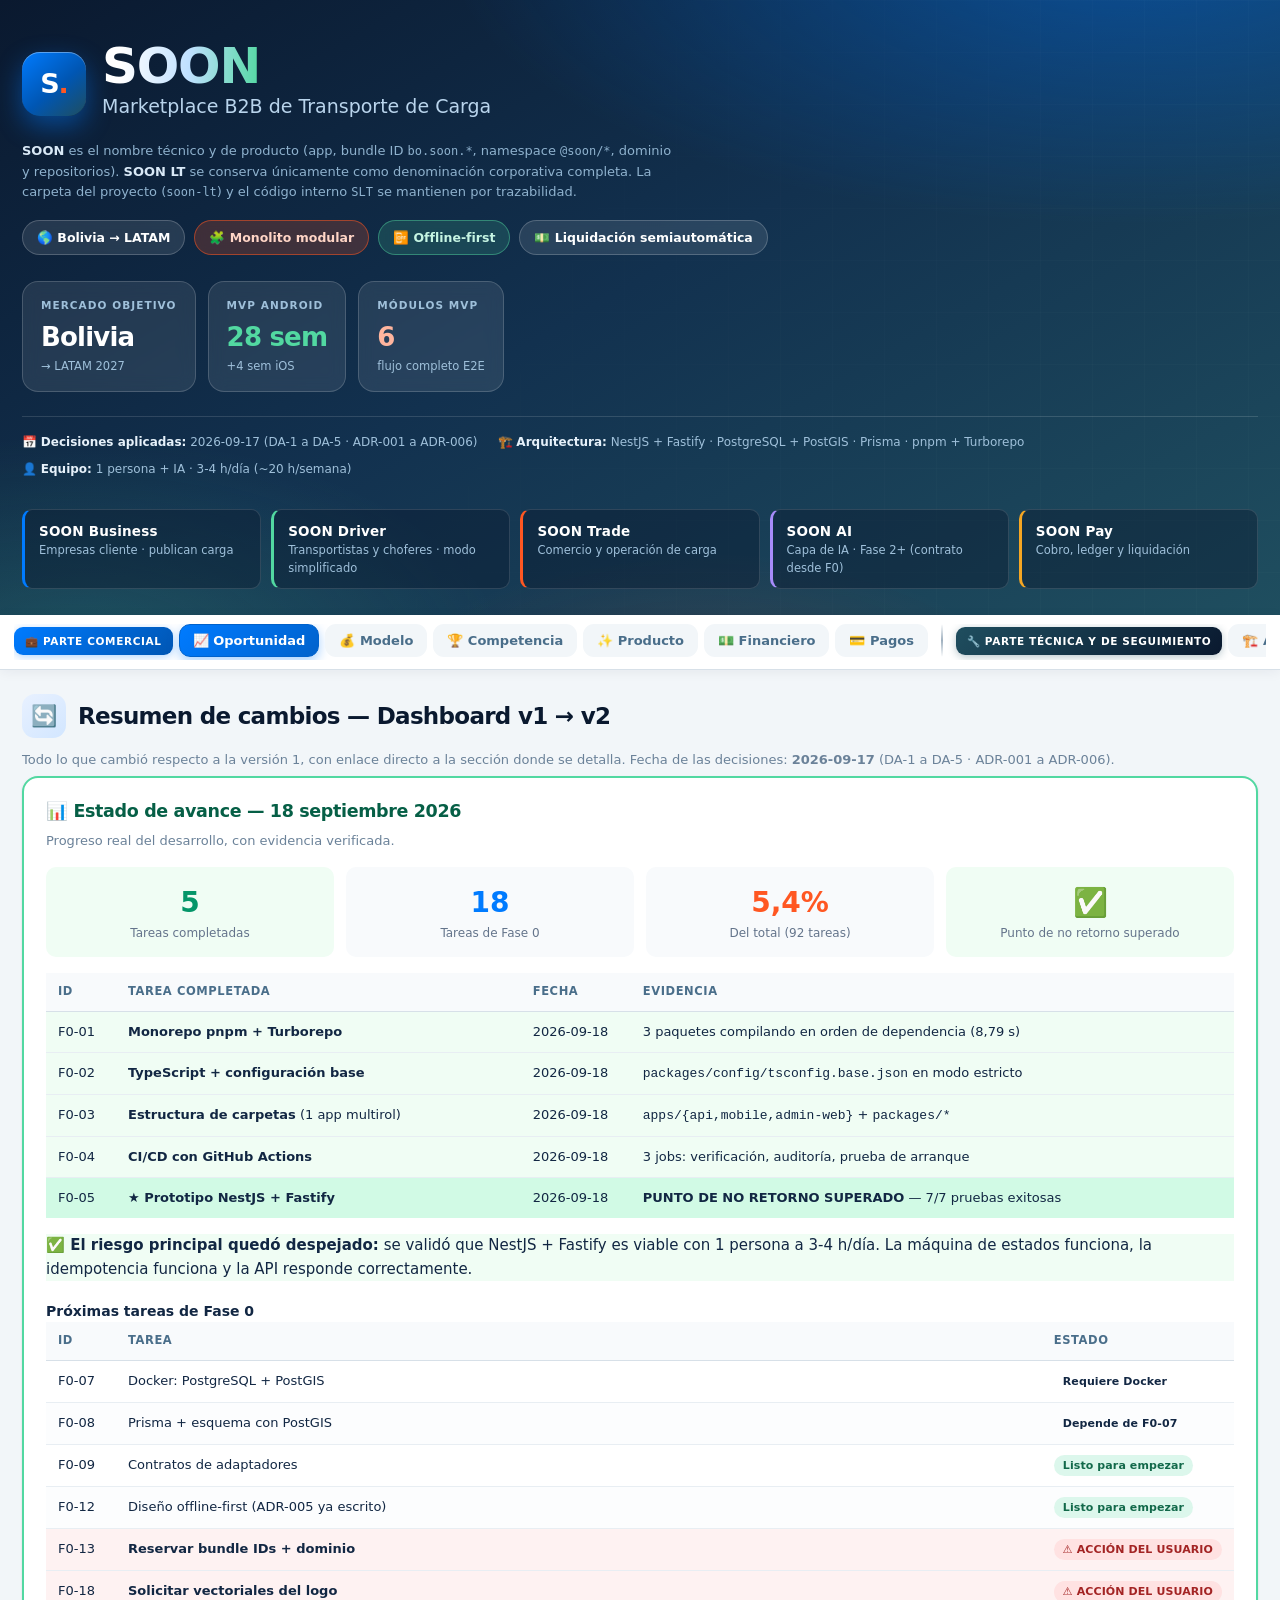
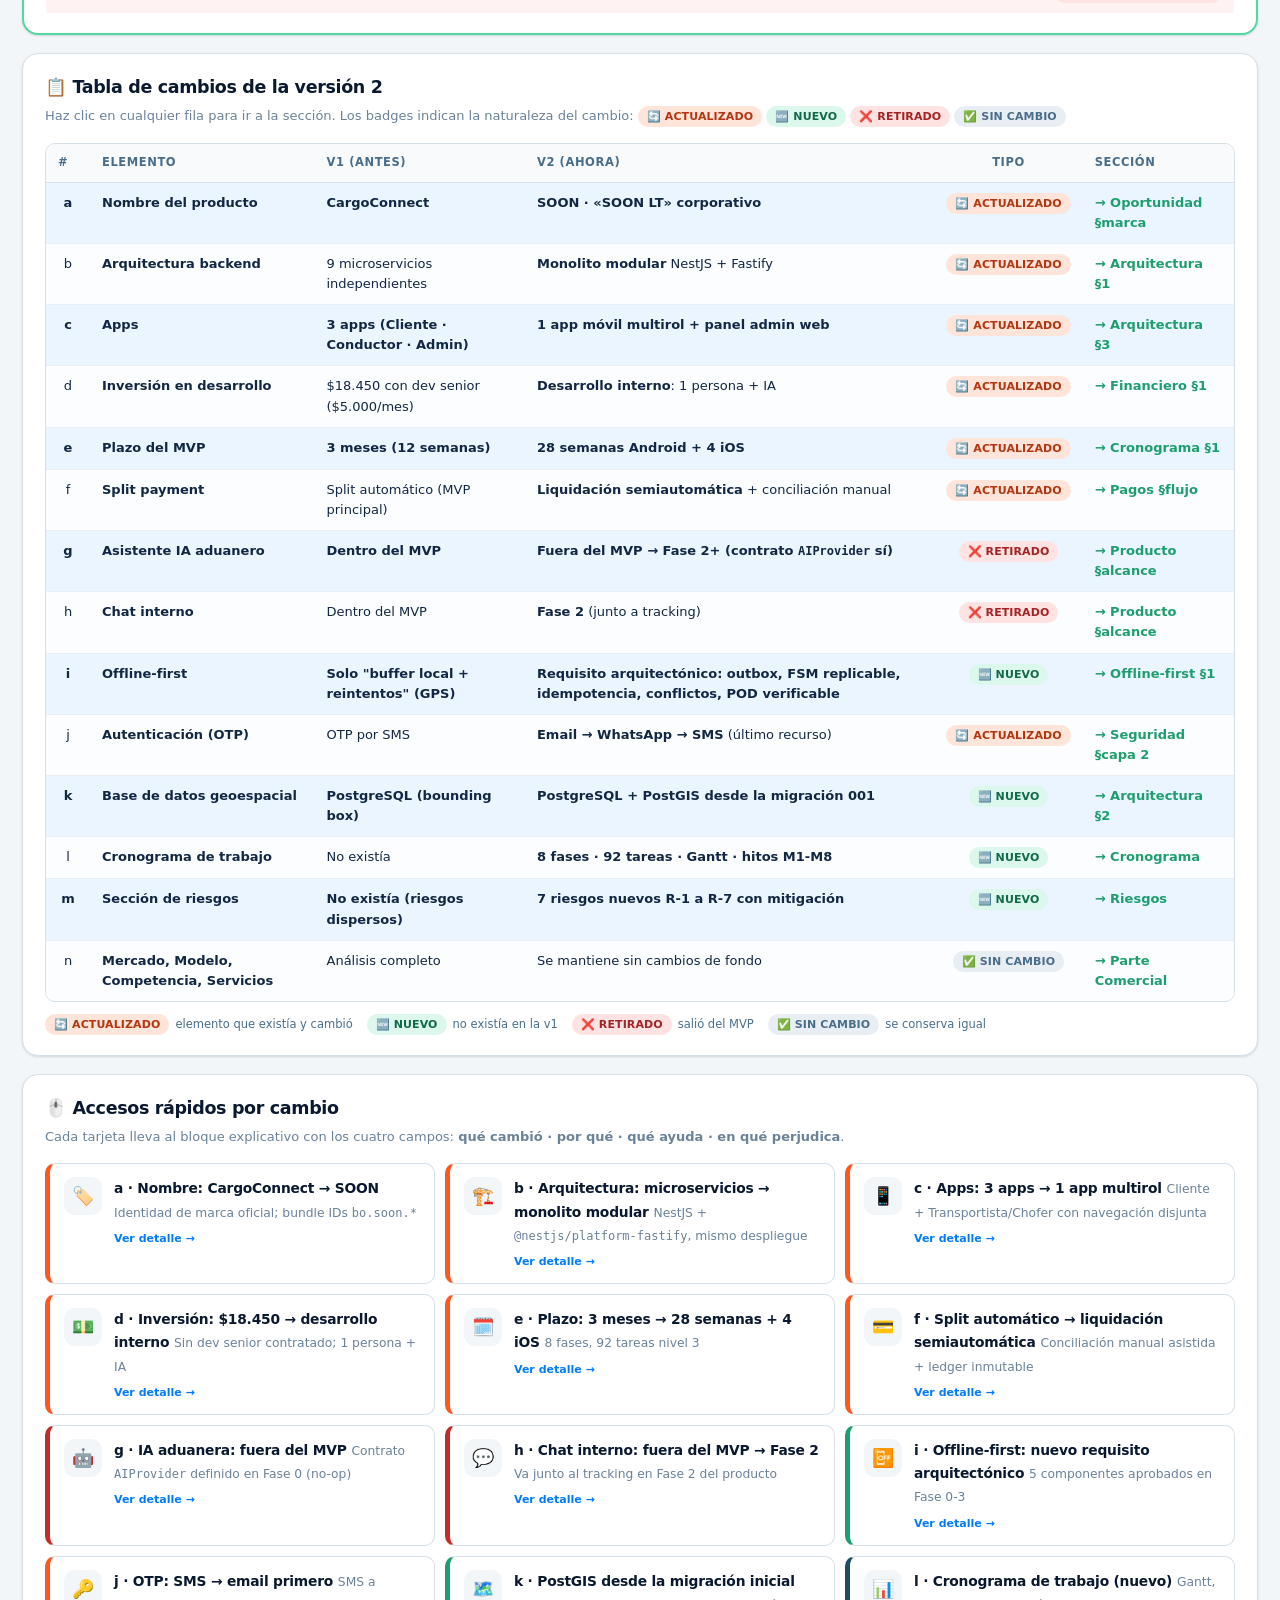
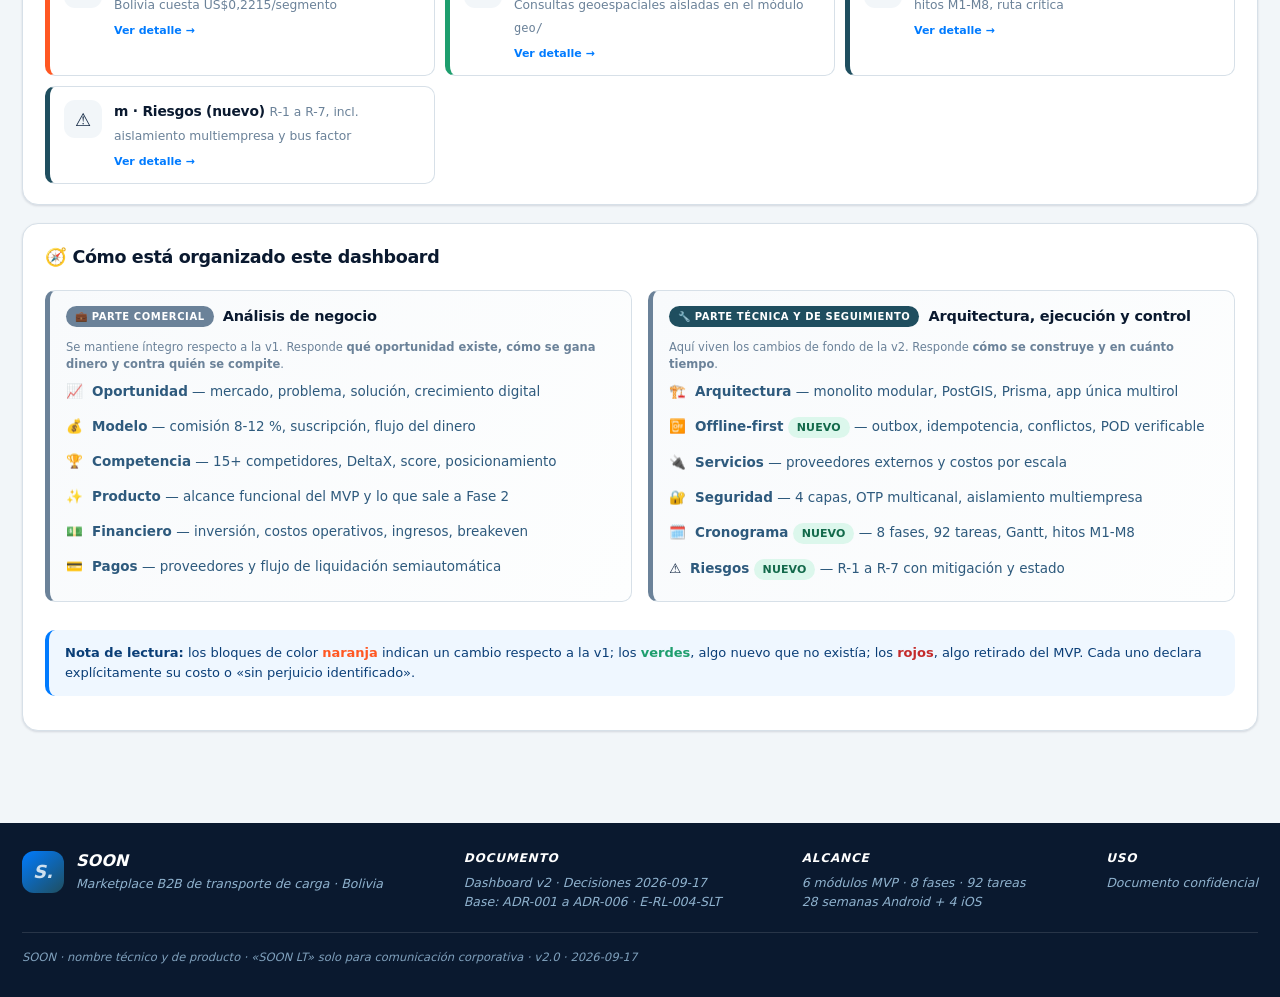
<file: soon-v2.html>
<!DOCTYPE html>
<html lang="es">
<head>
<meta charset="UTF-8">
<meta name="viewport" content="width=device-width, initial-scale=1.0">
<title>SOON — Marketplace B2B de Transporte de Carga</title>
<style>
/* ============================================================
   SOON — Dashboard v2 · CSS autocontenido (sin CDN, sin dependencias)
   Marca: Azul Eléctrico #007BFF · Naranja Neón #FF5722
          Azul Grafito #0A192F · Azul Petróleo #1F4E5F · Verde Menta #52D8A1
   ============================================================ */
:root{
  --brand-primary:#007BFF;      /* Azul Eléctrico  · color.brand.primary  */
  --brand-accent:#FF5722;       /* Naranja Neón    · color.brand.accent   */
  --brand-ink:#0A192F;          /* Azul Grafito    · color.brand.ink      */
  --brand-petrol:#1F4E5F;       /* Azul Petróleo   · color.brand.deep     */
  --brand-mint:#52D8A1;         /* Verde Menta     · color.state.success  */
  --g900:#0A192F; --g800:#122743; --g700:#1B3A5C;
  --g600:#2E5A7D; --g500:#4A6E8A; --g400:#6B8299; --g300:#9FB0BF;
  --g200:#D7E0E8; --g150:#E8EEF3; --g100:#F2F6F9; --g50:#F8FAFC;
  --ok:#52D8A1; --ok-d:#1E9E6E; --warn:#F5A623; --warn-d:#B87400;
  --bad:#FF5A5A; --bad-d:#C42B2B; --info:#007BFF;
  --radius:16px; --radius-sm:10px; --radius-lg:22px;
  --shadow-sm:0 1px 2px rgba(10,25,47,.06), 0 1px 3px rgba(10,25,47,.08);
  --shadow:0 4px 12px rgba(10,25,47,.08), 0 1px 3px rgba(10,25,47,.06);
  --shadow-lg:0 12px 32px rgba(10,25,47,.14), 0 4px 8px rgba(10,25,47,.06);
  --mono:"Cascadia Mono","Consolas","SF Mono","Menlo","DejaVu Sans Mono",monospace;
}
*{margin:0;padding:0;box-sizing:border-box}
html{scroll-behavior:smooth}
body{
  font-family:"Inter","Segoe UI",system-ui,-apple-system,"Helvetica Neue",Arial,sans-serif;
  background:var(--g100); color:var(--g800); line-height:1.55;
  -webkit-font-smoothing:antialiased; font-size:15px;
}
/* ---------- HERO ---------- */
.hero{
  background:
    radial-gradient(1100px 460px at 88% -10%, rgba(0,123,255,.42), transparent 62%),
    radial-gradient(720px 380px at 6% 108%, rgba(82,216,161,.20), transparent 60%),
    radial-gradient(560px 300px at 55% 120%, rgba(255,87,34,.16), transparent 62%),
    linear-gradient(150deg,#0A192F 0%,#12314F 48%,#1F4E5F 100%);
  color:#fff; position:relative; overflow:hidden;
}
.hero::after{
  content:""; position:absolute; inset:0; pointer-events:none; opacity:.32;
  background-image:linear-gradient(rgba(255,255,255,.05) 1px,transparent 1px),
                   linear-gradient(90deg,rgba(255,255,255,.05) 1px,transparent 1px);
  background-size:52px 52px;
  mask-image:linear-gradient(115deg,transparent 32%,#000 78%);
  -webkit-mask-image:linear-gradient(115deg,transparent 32%,#000 78%);
}
.hero-in{max-width:1360px; margin:0 auto; padding:40px 22px 30px; position:relative; z-index:2}
.hero-row{display:flex; flex-wrap:wrap; gap:26px; align-items:center; justify-content:space-between}
.brandline{display:flex; align-items:center; gap:16px; margin-bottom:14px}
.logo{
  width:64px; height:64px; border-radius:18px; display:flex; align-items:center; justify-content:center;
  background:linear-gradient(140deg,var(--brand-primary),#0056B3 55%,var(--brand-petrol));
  box-shadow:0 10px 26px rgba(0,123,255,.45), inset 0 1px 0 rgba(255,255,255,.35);
  font-weight:800; font-size:27px; letter-spacing:-1px; color:#fff; flex:0 0 auto;
}
.logo .dot{color:var(--brand-accent)}
h1.title{font-size:clamp(30px,5.4vw,50px); font-weight:800; letter-spacing:-1.2px; line-height:1.04}
h1.title .soon{
  background:linear-gradient(93deg,#fff 12%,#BFE0FF 55%,var(--brand-mint) 100%);
  -webkit-background-clip:text; background-clip:text; color:transparent;
}
.tagline{font-size:clamp(15px,2.1vw,19px); color:#B9D4EC; margin-bottom:6px; max-width:640px}
.subline{font-size:13px; color:#8FB2CE; max-width:660px}
.subline b{color:#D9E9F7}
.chips{display:flex; flex-wrap:wrap; gap:9px; margin-top:18px}
.chip{
  background:rgba(255,255,255,.10); border:1px solid rgba(255,255,255,.20);
  padding:7px 14px; border-radius:999px; font-size:12.5px; font-weight:600; backdrop-filter:blur(6px);
}
.chip.acc{background:rgba(255,87,34,.20); border-color:rgba(255,87,34,.52); color:#FFD5C6}
.chip.mint{background:rgba(82,216,161,.16); border-color:rgba(82,216,161,.45); color:#C6F5E3}
.hero-cards{display:flex; gap:12px; flex-wrap:wrap}
.hcard{
  background:rgba(255,255,255,.09); border:1px solid rgba(255,255,255,.17);
  border-radius:var(--radius); padding:15px 18px; min-width:132px; backdrop-filter:blur(8px);
}
.hcard .lbl{font-size:10.5px; text-transform:uppercase; letter-spacing:.10em; color:#9FC0DA; font-weight:700}
.hcard .val{font-size:26px; font-weight:800; letter-spacing:-.8px; margin-top:3px}
.hcard .note{font-size:11.5px; color:#9FC0DA; margin-top:1px}
.hcard.alert .val{color:#FFB59E}
.hcard.good .val{color:var(--brand-mint)}
.hero-foot{
  margin-top:24px; padding-top:16px; border-top:1px solid rgba(255,255,255,.13);
  display:flex; flex-wrap:wrap; gap:9px 20px; font-size:12px; color:#9FC0DA;
}
.hero-foot b{color:#E6F1FA}
/* ---------- SUB-MARCAS ---------- */
.subbrands{
  max-width:1360px; margin:0 auto; padding:0 22px 26px; position:relative; z-index:2;
  display:grid; grid-template-columns:repeat(auto-fit,minmax(180px,1fr)); gap:10px;
}
.sb{
  background:rgba(10,25,47,.42); border:1px solid rgba(255,255,255,.13);
  border-radius:var(--radius-sm); padding:11px 14px;
}
.sb .n{font-weight:800; font-size:13.5px; letter-spacing:.2px}
.sb .d{font-size:11.5px; color:#9FC0DA}
.sb.b{border-left:3px solid var(--brand-primary)}
.sb.d{border-left:3px solid var(--brand-mint)}
.sb.t{border-left:3px solid var(--brand-accent)}
.sb.a{border-left:3px solid #A78BFA}
.sb.p{border-left:3px solid #F5A623}
/* ---------- NAV ---------- */
nav{
  position:sticky; top:0; z-index:60; background:rgba(255,255,255,.96);
  backdrop-filter:blur(12px); border-bottom:1px solid var(--g200); box-shadow:0 2px 12px rgba(10,25,47,.06);
}
.nav-in{max-width:1360px; margin:0 auto; padding:9px 14px}
.nav-row{display:flex; gap:6px; overflow-x:auto; padding-bottom:3px; align-items:center}
.nav-row::-webkit-scrollbar{height:6px}
.nav-row::-webkit-scrollbar-thumb{background:var(--g300); border-radius:3px}
.grp{
  font-size:10px; font-weight:800; text-transform:uppercase; letter-spacing:.11em;
  color:var(--g400); padding:0 8px; white-space:nowrap; flex:0 0 auto;
}
.grp-c{
  color:#fff; background:linear-gradient(135deg,var(--brand-primary),#0056B3);
  padding:6px 11px; border-radius:9px; letter-spacing:.06em; font-size:10.5px;
  box-shadow:0 2px 8px rgba(0,123,255,.30);
}
.grp-t{
  color:#fff; background:linear-gradient(135deg,var(--brand-petrol),var(--g900));
  padding:6px 11px; border-radius:9px; letter-spacing:.06em; font-size:10.5px;
  box-shadow:0 2px 8px rgba(31,78,95,.32);
}
.nav-sep{
  width:2px; align-self:stretch; min-height:26px; margin:0 7px; border-radius:2px;
  background:linear-gradient(180deg,transparent,var(--g300),transparent); flex:0 0 auto;
}
/* ---------- BLOQUES DE CAMBIO v1 → v2 ---------- */
.chg,.change{
  border:1px solid #FFD9CB; border-left:5px solid var(--brand-accent); border-radius:var(--radius-sm);
  background:linear-gradient(120deg,#FFF8F5,#FFFDFC); padding:14px 16px; margin:14px 0;
}
.chg.new,.change.new{border-color:#C9E9DA; border-left-color:var(--ok-d); background:linear-gradient(120deg,#F3FCF8,#FDFFFE)}
.chg.out,.change.out{border-color:#F3C9C9; border-left-color:var(--bad-d); background:linear-gradient(120deg,#FFF6F6,#FFFDFD)}
.chg.keep,.change.keep{border-color:var(--g200); border-left-color:var(--g400); background:linear-gradient(120deg,#F8FAFC,#FDFEFE)}
.chg-h,.change-head{display:flex; align-items:center; gap:9px; flex-wrap:wrap; margin-bottom:11px}
.chg-h h4,.change-head h4{font-size:14.5px; font-weight:800; color:var(--g900); letter-spacing:-.2px}
.chg-tag,.change-badge{
  font-size:10px; font-weight:800; letter-spacing:.06em; text-transform:uppercase;
  padding:3px 9px; border-radius:999px; white-space:nowrap;
}
.chg-tag.upd,.change-badge.badge-upd{background:var(--brand-accent); color:#fff}
.chg-tag.add,.change-badge.badge-add{background:var(--ok-d); color:#fff}
.chg-tag.rm,.change-badge.badge-rm{background:var(--bad-d); color:#fff}
.chg-tag.same,.change-badge.badge-same{background:var(--g400); color:#fff}
.chg-tag.res,.change-badge.badge-res{background:var(--brand-petrol); color:#fff}
.chg-grid,.change-grid{display:grid; gap:8px; grid-template-columns:repeat(auto-fit,minmax(280px,1fr))}
.chg-f,.change-field{
  background:#fff; border:1px solid var(--g200); border-radius:var(--radius-sm);
  padding:10px 12px; border-top:3px solid var(--g300);
}
.chg-f.q,.change-field.f-why{border-top-color:var(--brand-primary)}
.chg-f.w,.change-field.f-good{border-top-color:var(--ok-d)}
.chg-f.b{border-top-color:var(--ok-d)}
.chg-f.c,.change-field.f-bad{border-top-color:var(--bad-d)}
.change-field.f-what{border-top-color:var(--warn)}
.chg-f .k,.change-field .k{
  font-size:10px; font-weight:800; text-transform:uppercase; letter-spacing:.08em;
  color:var(--g400); margin-bottom:4px; display:flex; align-items:center; gap:5px;
}
.chg-f .v,.change-field .v{font-size:12.8px; color:var(--g700)}
.chg-f .v b,.change-field .v b{color:var(--g900)}
.chg-f.none{border-top-color:var(--ok)}
/* ---------- RESUMEN DE CAMBIOS (índice) ---------- */
.chg-index{display:grid; gap:10px; grid-template-columns:repeat(auto-fit,minmax(330px,1fr))}
.chg-card{
  display:flex; gap:12px; align-items:flex-start; background:#fff; border:1px solid var(--g200);
  border-radius:var(--radius-sm); padding:13px 14px; text-decoration:none; color:inherit;
  transition:transform .15s ease, box-shadow .15s ease, border-color .15s ease; cursor:pointer;
  border-left:5px solid var(--brand-accent);
}
.chg-card.add{border-left-color:var(--ok-d)}
.chg-card.rm{border-left-color:var(--bad-d)}
.chg-card.res{border-left-color:var(--brand-petrol)}
.chg-card:hover{transform:translateY(-2px); box-shadow:var(--shadow); border-color:var(--brand-primary)}
.chg-card .ico{
  width:38px; height:38px; border-radius:11px; background:var(--g100); flex:0 0 auto;
  display:flex; align-items:center; justify-content:center; font-size:18px;
}
.chg-card .tt{font-size:13.8px; font-weight:800; color:var(--g900); letter-spacing:-.2px}
.chg-card .dd{font-size:12.3px; color:var(--g400); margin-top:3px}
.chg-card .go{font-size:11px; font-weight:800; color:var(--brand-primary); margin-top:6px; display:block}
.chg-legend{display:flex; flex-wrap:wrap; gap:8px 14px; margin-top:12px; font-size:11.5px; color:var(--g500)}
.chg-legend span{display:inline-flex; align-items:center; gap:6px}

.tab-btn{
  border:1px solid transparent; background:var(--g100); color:var(--g500);
  padding:8px 13px; border-radius:11px; font-size:13px; font-weight:600; cursor:pointer;
  white-space:nowrap; transition:all .16s ease; font-family:inherit; flex:0 0 auto;
}
.tab-btn:hover{background:var(--g150); color:var(--g700); transform:translateY(-1px)}
.tab-btn.active{
  background:linear-gradient(135deg,var(--brand-primary),#0062CC);
  color:#fff; font-weight:700; border-color:#0062CC;
  box-shadow:0 4px 12px rgba(0,123,255,.35);
}
.tab-btn .new{
  font-size:9px; font-weight:800; background:var(--brand-accent); color:#fff;
  padding:1px 5px; border-radius:6px; margin-left:5px; vertical-align:1px; letter-spacing:.4px;
}
.tab-btn.active .new{background:#fff; color:var(--brand-accent)}
/* ---------- LAYOUT ---------- */
main{max-width:1360px; margin:0 auto; padding:24px 22px 40px}
section[id^="section-"]{display:none; animation:fade .28s ease}
section[id^="section-"].active{display:block}
@keyframes fade{from{opacity:0; transform:translateY(7px)}to{opacity:1; transform:none}}
.card{
  background:#fff; border:1px solid var(--g200); border-radius:var(--radius);
  padding:20px 22px; margin-bottom:18px; box-shadow:var(--shadow-sm);
}
.card>h3{font-size:17.5px; font-weight:800; letter-spacing:-.35px; margin-bottom:5px; color:var(--g900)}
.card>h3+.hint{margin-bottom:16px}
.hint{font-size:13px; color:var(--g400); margin-bottom:14px}
.hint strong{color:var(--g600)}
.sec-head{
  display:flex; align-items:center; gap:12px; margin-bottom:6px; flex-wrap:wrap;
}
.sec-head .ico{
  width:44px; height:44px; border-radius:13px; display:flex; align-items:center; justify-content:center;
  font-size:21px; background:linear-gradient(140deg,#E8F1FF,#D2E6FF); flex:0 0 auto;
}
.sec-head h2{font-size:23px; font-weight:800; letter-spacing:-.7px; color:var(--g900)}
.sec-head p{font-size:13px; color:var(--g400); width:100%}
.grid{display:grid; gap:16px}
.g2{grid-template-columns:repeat(auto-fit,minmax(330px,1fr))}
.g3{grid-template-columns:repeat(auto-fit,minmax(255px,1fr))}
.g4{grid-template-columns:repeat(auto-fit,minmax(205px,1fr))}
/* ---------- STATS ---------- */
.stat{
  background:#fff; border:1px solid var(--g200); border-radius:var(--radius);
  padding:16px 18px; box-shadow:var(--shadow-sm); border-left:4px solid var(--brand-primary);
  transition:transform .16s ease, box-shadow .16s ease;
}
.stat:hover{transform:translateY(-2px); box-shadow:var(--shadow)}
.stat .top{display:flex; align-items:center; gap:12px}
.stat .e{font-size:26px; line-height:1}
.stat .lbl{font-size:11.5px; color:var(--g400); font-weight:700; text-transform:uppercase; letter-spacing:.05em}
.stat .val{font-size:29px; font-weight:800; letter-spacing:-1px; color:var(--g900); line-height:1.12}
.stat .note{font-size:12px; color:var(--g400); margin-top:6px}
.stat.blue{border-left-color:var(--brand-primary)}   .stat.blue .val{color:var(--brand-primary)}
.stat.mint{border-left-color:var(--ok)}             .stat.mint .val{color:var(--ok-d)}
.stat.orange{border-left-color:var(--brand-accent)} .stat.orange .val{color:var(--brand-accent)}
.stat.petrol{border-left-color:var(--brand-petrol)} .stat.petrol .val{color:var(--brand-petrol)}
.stat.warn{border-left-color:var(--warn)}           .stat.warn .val{color:var(--warn-d)}
.stat.bad{border-left-color:var(--bad)}             .stat.bad .val{color:var(--bad-d)}
/* ---------- BADGES ---------- */
.badge{
  display:inline-block; padding:2px 9px; border-radius:999px; font-size:11px;
  font-weight:700; white-space:nowrap; letter-spacing:.1px;
}
.b-ok{background:#DCF7EC; color:#12694A}
.b-no{background:#FFE2E2; color:#A32424}
.b-warn{background:#FDF0D5; color:#8A5600}
.b-info{background:#DCEBFF; color:#0A4FA0}
.b-mut{background:var(--g150); color:var(--g500)}
.b-acc{background:#FFE4DA; color:#B2360F}
.b-mvp{background:linear-gradient(135deg,var(--brand-mint),#2FBE86); color:#06301F}
.b-f2{background:var(--g700); color:#CFE0EE}
.b-phase{background:var(--g900); color:#fff}
/* ---------- TABLES ---------- */
.tbl-wrap{overflow-x:auto; border:1px solid var(--g200); border-radius:var(--radius-sm); -webkit-overflow-scrolling:touch}
table{width:100%; border-collapse:collapse; font-size:13px; min-width:560px}
thead th{
  background:var(--g50); color:var(--g500); text-align:left; padding:10px 12px;
  font-weight:700; font-size:11.5px; text-transform:uppercase; letter-spacing:.05em;
  border-bottom:1px solid var(--g200); white-space:nowrap;
}
tbody td{padding:10px 12px; border-bottom:1px solid var(--g150); vertical-align:top}
tbody tr:last-child td{border-bottom:none}
tbody tr:nth-child(even){background:#FCFDFE}
tbody tr:hover{background:#F5FAFF}
tbody tr.hl{background:#EAF5FF !important}
tbody tr.hl td{font-weight:600}
tbody tr.tot{background:var(--g50) !important; font-weight:700}
tbody tr.tot td{border-top:2px solid var(--g200); font-size:13.5px}
.c{text-align:center}.r{text-align:right}
.mono{font-family:var(--mono); font-size:12px}
.pill-ok{color:var(--ok-d); font-weight:700}
.pill-no{color:var(--bad-d); font-weight:700}
.pill-warn{color:var(--warn-d); font-weight:700}
.num{font-variant-numeric:tabular-nums}
/* ---------- LISTS ---------- */
ul.clean{list-style:none}
ul.clean li{display:flex; gap:9px; padding:7px 0; font-size:13.5px; align-items:flex-start}
ul.clean li .m{flex:0 0 auto; line-height:1.5}
ul.clean li span.t{color:var(--g600)}
/* ---------- FLOW ---------- */
.flow{
  display:flex; flex-wrap:wrap; align-items:center; gap:8px; justify-content:center;
  background:linear-gradient(120deg,#F4F9FF,#EEFBF6); border:1px solid var(--g200);
  border-radius:var(--radius); padding:20px 16px;
}
.fnode{
  background:#fff; border:1px solid var(--g200); border-radius:13px; padding:11px 13px;
  text-align:center; min-width:106px; box-shadow:var(--shadow-sm);
}
.fnode .e{font-size:20px}
.fnode .t{font-size:11.5px; font-weight:700; color:var(--g800)}
.fnode .s{font-size:10.5px; color:var(--g400)}
.fnode.acc{border-color:var(--brand-accent); background:#FFF6F2}
.fnode.ok{border-color:var(--ok); background:#F1FCF7}
.fnode.blue{border-color:var(--brand-primary); background:#F1F8FF}
.arw{color:var(--g300); font-size:18px; font-weight:700}
/* ---------- BANNERS ---------- */
.banner{border-radius:var(--radius-sm); padding:13px 16px; font-size:13px; border-left:4px solid; margin-bottom:14px}
.banner b{font-weight:800}
.bn-info{background:#EFF7FF; border-color:var(--brand-primary); color:#0A3E77}
.bn-warn{background:#FFF8E8; border-color:var(--warn); color:#7A4B00}
.bn-bad{background:#FFF0F0; border-color:var(--bad); color:#8E1F1F}
.bn-ok{background:#EFFBF5; border-color:var(--ok); color:#0C5C40}
.bn-key{background:linear-gradient(120deg,#EAF3FF,#EFFBF5); border-color:var(--brand-accent); color:#7A2B0D}
/* ---------- CODE ---------- */
pre.code{
  background:var(--g900); color:#B9E8D4; border-radius:var(--radius-sm);
  padding:16px 18px; overflow-x:auto; font-family:var(--mono); font-size:12.2px; line-height:1.62;
  border:1px solid #1B3A5C;
}
pre.code .k{color:#79C0FF} pre.code .s{color:#FFB59E} pre.code .c{color:#6B8299}
.tree{background:var(--g900); color:#CFE6F5; border-radius:var(--radius-sm); padding:16px 18px; overflow-x:auto;
      font-family:var(--mono); font-size:12.2px; line-height:1.68; border:1px solid #1B3A5C}
.tree .dir{color:#FFB59E; font-weight:700}
.tree .cm{color:#6B8299}
.tree .mod{color:#8FE3BE}
/* ---------- ARCH DIAGRAM ---------- */
.diagram{
  background:radial-gradient(900px 380px at 80% 0%, rgba(0,123,255,.22), transparent 60%), var(--g900);
  border:1px solid #1B3A5C; border-radius:var(--radius); padding:16px; color:#fff; overflow-x:auto;
}
.dlayer{border:1px solid rgba(255,255,255,.15); border-radius:14px; padding:12px; margin-bottom:11px; background:rgba(255,255,255,.03)}
.dcap{
  font-size:10px; font-weight:800; letter-spacing:.13em; text-transform:uppercase;
  color:#8FB2CE; text-align:center; margin-bottom:9px;
}
.drow{display:flex; flex-wrap:wrap; gap:9px; justify-content:center}
.dbox{
  border-radius:11px; padding:9px 10px; text-align:center; min-width:104px; cursor:pointer;
  border:1px solid rgba(255,255,255,.22); transition:transform .15s ease, box-shadow .15s ease;
}
.dbox:hover{transform:translateY(-2px) scale(1.03); box-shadow:0 8px 20px rgba(0,0,0,.35)}
.dbox .e{font-size:17px; line-height:1.2}
.dbox .t{font-size:11.5px; font-weight:800; letter-spacing:-.1px}
.dbox .s{font-size:9.5px; color:rgba(255,255,255,.72); line-height:1.35}
.dbox.mono-mod{background:linear-gradient(140deg,#1565C0,#0D47A1); border-color:#4FA3F7}
.dbox.green{background:linear-gradient(140deg,#1E7A5A,#12694A); border-color:#52D8A1}
.dbox.yellow{background:linear-gradient(140deg,#B27300,#8A5600); border-color:#F5A623}
.dbox.purple{background:linear-gradient(140deg,#6D4BC7,#4A2F96); border-color:#A78BFA}
.dbox.red{background:linear-gradient(140deg,#A32424,#7A1717); border-color:#FF7A7A}
.dbox.cyan{background:linear-gradient(140deg,#0F6E8C,#0B5468); border-color:#66D6F5}
.dbox.pink{background:linear-gradient(140deg,#A32B69,#7A1F4E); border-color:#F58FC0}
.dbox.orange{background:linear-gradient(140deg,#C24A18,#9A3610); border-color:#FF8A5C}
.dbox.white{background:#fff; border-color:#fff}
.dbox.white .t{color:var(--g900)} .dbox.white .s{color:var(--g500)}
.dbox.f2{opacity:.62; border-style:dashed}
.dconn{text-align:center; font-size:11px; color:#8FB2CE; margin:9px 0; letter-spacing:.04em}
/* ---------- DETAIL PANEL ---------- */
#detail-panel{display:none; border-left:4px solid var(--brand-primary)}
#detail-panel.show{display:block; animation:fade .25s ease}
.dp-head{display:flex; align-items:flex-start; justify-content:space-between; gap:14px; margin-bottom:12px}
.dp-head .l{display:flex; gap:12px; align-items:flex-start}
.dp-close{
  width:32px; height:32px; border-radius:50%; border:1px solid var(--g200); background:var(--g50);
  cursor:pointer; font-size:15px; color:var(--g500); flex:0 0 auto; font-weight:700;
}
.dp-close:hover{background:var(--g150); color:var(--g800)}
.dp-body{font-size:13.5px}
.dp-body p{margin-bottom:9px}
.dp-body ul{margin:0 0 10px 18px}
.dp-body li{margin-bottom:5px}
.dp-note{font-size:12px; color:var(--g400); margin-top:10px; border-top:1px dashed var(--g200); padding-top:9px}
/* ---------- CHECK LIST ---------- */
.checks{display:grid; gap:8px}
.chk{display:flex; gap:10px; align-items:flex-start; padding:10px 12px; background:var(--g50); border-radius:var(--radius-sm); border:1px solid var(--g150)}
.chk .n{
  flex:0 0 auto; width:23px; height:23px; border-radius:7px; background:var(--brand-primary); color:#fff;
  font-size:11.5px; font-weight:800; display:flex; align-items:center; justify-content:center;
}
.chk .n.ok{background:var(--ok-d)} .chk .n.warn{background:var(--warn-d)} .chk .n.no{background:var(--bad-d)}
.chk .tx{font-size:13px} .chk .tx b{color:var(--g900)}
.chk .tx .d{color:var(--g400); font-size:12px}
/* ---------- GANTT ---------- */
.gantt{border:1px solid var(--g200); border-radius:var(--radius-sm); overflow:hidden; background:#fff}
.gantt-scroll{overflow-x:auto}
.gantt-table{border-collapse:separate; border-spacing:0; min-width:900px; width:100%}
.gantt-table th{
  background:var(--g50); font-size:10px; color:var(--g400); padding:5px 3px; text-align:center;
  border-bottom:1px solid var(--g200); font-weight:700; text-transform:none; letter-spacing:0;
}
.gantt-table th.lbl{text-align:left; padding-left:12px; width:212px; min-width:212px}
.gantt-table th.lbl2{text-align:left; padding-left:12px; width:74px; min-width:74px}
.gantt-table td{padding:0; border-bottom:1px solid var(--g150)}
.gantt-table td.lbl{padding:7px 10px 7px 12px; font-size:12px; font-weight:600; color:var(--g800); white-space:nowrap}
.gantt-table td.lbl .fid{
  display:inline-block; background:var(--g150); color:var(--g600); border-radius:5px;
  padding:0 5px; font-size:10.5px; font-weight:800; margin-right:6px;
}
.gantt-table td.lbl2{padding:7px 10px; font-size:11.5px; color:var(--g400); white-space:nowrap}
.gantt-table tr:hover td{background:#F7FBFF}
.gcell{position:relative; height:30px; border-left:1px solid var(--g150)}
.gcell.oct{background:#FAFCFE}
.gantt-track{
  position:absolute; top:6px; height:18px; border-radius:5px; display:flex; align-items:center;
  padding-left:7px; font-size:10px; font-weight:800; color:#fff; white-space:nowrap; overflow:hidden;
  box-shadow:0 1px 3px rgba(10,25,47,.22);
}
.gt-f0{background:linear-gradient(135deg,#007BFF,#0056B3)}
.gt-f1{background:linear-gradient(135deg,#2F7FE0,#1B5FA8)}
.gt-f2{background:linear-gradient(135deg,#1F4E5F,#153743)}
.gt-f3{background:linear-gradient(135deg,#FF5722,#C93E12)}
.gt-f4{background:linear-gradient(135deg,#F5A623,#B87400)}
.gt-f5{background:linear-gradient(135deg,#52D8A1,#1E9E6E)}
.gt-f6{background:linear-gradient(135deg,#6D4BC7,#4A2F96)}
.gt-f7{background:linear-gradient(135deg,#0F6E8C,#0B5468)}
.gt-i{background:linear-gradient(135deg,#B0BEC5,#78909C)}
.ms-row td{background:#FFFBEF}
.ms-dot{
  position:absolute; top:5px; left:50%; transform:translateX(-50%);
  width:20px; height:20px; border-radius:50%; background:var(--brand-accent); color:#fff;
  font-size:10px; font-weight:800; display:flex; align-items:center; justify-content:center;
  box-shadow:0 2px 6px rgba(255,87,34,.5); border:2px solid #fff; z-index:3;
}
.crit-flag{color:var(--brand-accent); font-weight:800}
.legend{display:flex; flex-wrap:wrap; gap:8px 16px; margin-top:12px; font-size:11.5px; color:var(--g500)}
.legend span{display:inline-flex; align-items:center; gap:6px}
.legend i{width:14px; height:11px; border-radius:3px; display:inline-block}
/* ---------- BARS (SVG-less charts) ---------- */
.chart-wrap{border:1px solid var(--g200); border-radius:var(--radius-sm); padding:16px; background:#fff}
.chart-legend{display:flex; flex-wrap:wrap; gap:8px 18px; font-size:12px; color:var(--g500); margin-bottom:12px}
.chart-legend span{display:inline-flex; align-items:center; gap:6px}
.chart-legend i{width:12px; height:12px; border-radius:3px; display:inline-block}
.hbar-row{display:grid; grid-template-columns:118px 1fr 58px; gap:9px; align-items:center; margin-bottom:7px; font-size:12px}
.hbar-row .n{color:var(--g500); font-weight:600; text-align:right; white-space:nowrap; overflow:hidden; text-overflow:ellipsis}
.hbar{background:var(--g150); border-radius:6px; height:17px; overflow:hidden}
.hbar i{display:block; height:100%; border-radius:6px}
.hbar-row .v{font-weight:800; color:var(--g700); font-variant-numeric:tabular-nums}
.vbar{display:flex; align-items:flex-end; gap:8px; height:190px; padding:0 4px; border-bottom:1px solid var(--g200)}
.vbar-g{flex:1; display:flex; flex-direction:column; justify-content:flex-end; align-items:center; height:100%; min-width:26px}
.vbar-b{width:100%; border-radius:6px 6px 0 0; background:linear-gradient(180deg,#4FA3F7,#007BFF)}
.vbar-b.m{background:linear-gradient(180deg,#52D8A1,#1E9E6E)}
.vbar-b.o{background:linear-gradient(180deg,#FF8A5C,#FF5722)}
.vbar-l{font-size:10px; color:var(--g400); margin-top:5px; text-align:center; white-space:nowrap}
.vbar-v{font-size:10.5px; font-weight:800; color:var(--g600); margin-bottom:3px}
/* ---------- MISC ---------- */
.kv{display:grid; gap:7px}
.kv-row{display:flex; justify-content:space-between; gap:12px; padding:8px 11px; background:var(--g50); border-radius:var(--radius-sm); font-size:13px}
.kv-row b{color:var(--g900)}
.mini{font-size:11.5px; color:var(--g400)}
.hr{height:1px; background:var(--g200); margin:16px 0; border:0}
.tagline-row{display:flex; flex-wrap:wrap; gap:7px; margin-top:10px}
.tg{font-size:11px; font-weight:700; padding:3px 9px; border-radius:999px; background:var(--g150); color:var(--g500)}
.tg.ok{background:#DCF7EC; color:#12694A} .tg.no{background:#FFE2E2; color:#A32424}
.tg.warn{background:#FDF0D5; color:#8A5600} .tg.acc{background:#FFE4DA; color:#B2360F}
.secnav{display:flex; flex-wrap:wrap; gap:8px; margin-bottom:16px}
.secnav button{
  border:1px solid var(--g200); background:#fff; border-radius:999px; padding:7px 13px;
  font-size:12.5px; font-weight:600; color:var(--g500); cursor:pointer; font-family:inherit;
}
.secnav button:hover{border-color:var(--brand-primary); color:var(--brand-primary); background:#F4FAFF}
details.acc{border:1px solid var(--g200); border-radius:var(--radius-sm); margin-bottom:9px; background:#fff; overflow:hidden}
details.acc>summary{
  padding:11px 14px; cursor:pointer; font-weight:700; font-size:13.5px; color:var(--g800);
  background:var(--g50); list-style:none; display:flex; align-items:center; gap:9px;
}
details.acc>summary::-webkit-details-marker{display:none}
details.acc>summary::before{content:"▸"; color:var(--brand-primary); font-weight:800; transition:transform .16s}
details.acc[open]>summary::before{transform:rotate(90deg)}
details.acc[open]>summary{border-bottom:1px solid var(--g200)}
details.acc .body{padding:13px 15px}
.risk{border:1px solid var(--g200); border-left:5px solid var(--warn); border-radius:var(--radius-sm); padding:13px 15px; background:#fff}
.risk.crit{border-left-color:var(--bad); background:#FFFBFB}
.risk.med{border-left-color:var(--warn)}
.risk.low{border-left-color:var(--ok)}
.risk .rt{display:flex; align-items:center; gap:9px; flex-wrap:wrap; margin-bottom:7px}
.risk .rt .id{font-family:var(--mono); font-weight:800; font-size:12px; color:var(--g700); background:var(--g150); padding:2px 7px; border-radius:6px}
.risk .rt h4{font-size:14.5px; font-weight:800; color:var(--g900)}
.risk p{font-size:13px; color:var(--g600)}
.risk .mit{margin-top:8px; padding-top:8px; border-top:1px dashed var(--g200); font-size:12.5px; color:var(--g600)}
.risk .mit b{color:var(--ok-d)}
/* ---------- FOOTER ---------- */
footer{background:var(--g900); color:#CFE0EE; margin-top:34px; padding:26px 22px 32px}
.f-in{max-width:1360px; margin:0 auto; display:flex; flex-wrap:wrap; gap:20px; justify-content:space-between; align-items:flex-start}
.f-in .b{display:flex; align-items:center; gap:12px}
.f-in .b .lg{
  width:42px; height:42px; border-radius:12px; display:flex; align-items:center; justify-content:center;
  background:linear-gradient(140deg,var(--brand-primary),var(--brand-petrol)); font-weight:800; font-size:18px;
}
.f-in .b .t1{font-weight:800; font-size:16px; color:#fff}
.f-in .b .t2{font-size:12.5px; color:#8FB2CE}
.f-col{font-size:12.5px; color:#8FB2CE}
.f-col b{color:#fff; display:block; margin-bottom:5px; font-size:12px; text-transform:uppercase; letter-spacing:.07em}
.f-bot{max-width:1360px; margin:20px auto 0; padding-top:16px; border-top:1px solid rgba(255,255,255,.12); font-size:11.5px; color:#7FA0BC}
/* ---------- RESPONSIVE ---------- */
@media (max-width:900px){
  .hero-in{padding:28px 16px 22px}
  .subbrands{padding:0 16px 20px}
  main{padding:18px 15px 32px}
  .card{padding:16px 15px; border-radius:14px}
  .stat{padding:13px 14px}
  .stat .val{font-size:24px}
  .sec-head h2{font-size:19px}
  .gantt-table td.lbl{min-width:150px; width:150px; font-size:11px}
  .gantt-table th.lbl{min-width:150px; width:150px}
  .gantt-table td.lbl2,.gantt-table th.lbl2{display:none}
  .hbar-row{grid-template-columns:88px 1fr 50px; font-size:11px}
  .flow{flex-direction:column; align-items:stretch}
  .arw{text-align:center; transform:rotate(90deg)}
  .fnode{min-width:auto}
  .hero-cards{width:100%}
  .hcard{flex:1 1 130px; min-width:0}
}
@media print{
  nav{position:static} section[id^="section-"]{display:block !important; page-break-after:always}
  .tab-btn{display:none}
}
</style>
</head>
<body>

<!-- ==================== HERO ==================== -->
<header class="hero">
  <div class="hero-in">
    <div class="hero-row">
      <div>
        <div class="brandline">
          <div class="logo">S<span class="dot">.</span></div>
          <div>
            <h1 class="title"><span class="soon">SOON</span></h1>
            <p class="tagline">Marketplace B2B de Transporte de Carga</p>
          </div>
        </div>
        <p class="subline">
          <b>SOON</b> es el nombre técnico y de producto (app, bundle ID <span class="mono">bo.soon.*</span>, namespace <span class="mono">@soon/*</span>, dominio y repositorios).
          <b>SOON LT</b> se conserva únicamente como denominación corporativa completa. La carpeta del proyecto (<span class="mono">soon-lt</span>) y el código interno <span class="mono">SLT</span> se mantienen por trazabilidad.
        </p>
        <div class="chips">
          <span class="chip">🌎 Bolivia → LATAM</span>
          <span class="chip acc">🧩 Monolito modular</span>
          <span class="chip mint">📴 Offline-first</span>
          <span class="chip">💵 Liquidación semiautomática</span>
        </div>
      </div>
      <div class="hero-cards">
        <div class="hcard"><div class="lbl">Mercado objetivo</div><div class="val">Bolivia</div><div class="note">→ LATAM 2027</div></div>
        <div class="hcard good"><div class="lbl">MVP Android</div><div class="val">28 sem</div><div class="note">+4 sem iOS</div></div>
        <div class="hcard alert"><div class="lbl">Módulos MVP</div><div class="val">6</div><div class="note">flujo completo E2E</div></div>
      </div>
    </div>
    <div class="hero-foot">
      <span>📅 <b>Decisiones aplicadas:</b> 2026-09-17 (DA-1 a DA-5 · ADR-001 a ADR-006)</span>
      <span>🏗️ <b>Arquitectura:</b> NestJS + Fastify · PostgreSQL + PostGIS · Prisma · pnpm + Turborepo</span>
      <span>👤 <b>Equipo:</b> 1 persona + IA · 3-4 h/día (~20 h/semana)</span>
    </div>
  </div>

  <div class="subbrands">
    <div class="sb b"><div class="n">SOON Business</div><div class="d">Empresas cliente · publican carga</div></div>
    <div class="sb d"><div class="n">SOON Driver</div><div class="d">Transportistas y choferes · modo simplificado</div></div>
    <div class="sb t"><div class="n">SOON Trade</div><div class="d">Comercio y operación de carga</div></div>
    <div class="sb a"><div class="n">SOON AI</div><div class="d">Capa de IA · Fase 2+ (contrato desde F0)</div></div>
    <div class="sb p"><div class="n">SOON Pay</div><div class="d">Cobro, ledger y liquidación</div></div>
  </div>
</header>

<!-- ==================== NAVEGACIÓN ==================== -->
<nav>
  <div class="nav-in">
    <div class="nav-row" id="nav-row">
      <span class="grp grp-c">💼 PARTE COMERCIAL</span>
      <button class="tab-btn active" id="tab-oportunidad" onclick="showSection('oportunidad')">📈 Oportunidad</button>
      <button class="tab-btn" id="tab-modelo" onclick="showSection('modelo')">💰 Modelo</button>
      <button class="tab-btn" id="tab-competencia" onclick="showSection('competencia')">🏆 Competencia</button>
      <button class="tab-btn" id="tab-producto" onclick="showSection('producto')">✨ Producto</button>
      <button class="tab-btn" id="tab-financiero" onclick="showSection('financiero')">💵 Financiero</button>
      <button class="tab-btn" id="tab-pagos" onclick="showSection('pagos')">💳 Pagos</button>
      <span class="nav-sep"></span>
      <span class="grp grp-t">🔧 PARTE TÉCNICA Y DE SEGUIMIENTO</span>
      <button class="tab-btn" id="tab-arquitectura" onclick="showSection('arquitectura')">🏗️ Arquitectura</button>
      <button class="tab-btn" id="tab-offline" onclick="showSection('offline')">📴 Offline-first<span class="new">V2</span></button>
      <button class="tab-btn" id="tab-servicios" onclick="showSection('servicios')">🔌 Servicios</button>
      <button class="tab-btn" id="tab-seguridad" onclick="showSection('seguridad')">🔐 Seguridad</button>
      <button class="tab-btn" id="tab-cronograma" onclick="showSection('cronograma')">🗓️ Cronograma<span class="new">V2</span></button>
      <button class="tab-btn" id="tab-riesgos" onclick="showSection('riesgos')">⚠️ Riesgos<span class="new">V2</span></button>
    </div>
  </div>
</nav>

<main>

<!-- ============================================================
     RESUMEN DE CAMBIOS v1 → v2  (dentro de la pestaña inicial)
     ============================================================ -->
<section id="section-resumen" class="active">
  <div class="sec-head">
    <div class="ico">🔄</div>
    <h2>Resumen de cambios — Dashboard v1 → v2</h2>
    <p>Todo lo que cambió respecto a la versión 1, con enlace directo a la sección donde se detalla. Fecha de las decisiones: <strong>2026-09-17</strong> (DA-1 a DA-5 · ADR-001 a ADR-006).</p>
  </div>

  <!-- ── ESTADO DE AVANCE ── -->
  <div class="card" style="border:2px solid #52D8A1">
    <h3 style="border-bottom-color:#52D8A1;color:#065f46">📊 Estado de avance — 18 septiembre 2026</h3>
    <p class="hint">Progreso real del desarrollo, con evidencia verificada.</p>

    <div style="display:grid;grid-template-columns:repeat(auto-fit,minmax(130px,1fr));gap:12px;margin:16px 0">
      <div style="background:#f0fdf4;border-radius:10px;padding:14px;text-align:center">
        <div style="font-size:28px;font-weight:700;color:#059669">5</div>
        <div style="font-size:12px;color:#64748b">Tareas completadas</div>
      </div>
      <div style="background:#f8fafc;border-radius:10px;padding:14px;text-align:center">
        <div style="font-size:28px;font-weight:700;color:#007BFF">18</div>
        <div style="font-size:12px;color:#64748b">Tareas de Fase 0</div>
      </div>
      <div style="background:#f8fafc;border-radius:10px;padding:14px;text-align:center">
        <div style="font-size:28px;font-weight:700;color:#FF5722">5,4%</div>
        <div style="font-size:12px;color:#64748b">Del total (92 tareas)</div>
      </div>
      <div style="background:#f0fdf4;border-radius:10px;padding:14px;text-align:center">
        <div style="font-size:28px;font-weight:700;color:#059669">✅</div>
        <div style="font-size:12px;color:#64748b">Punto de no retorno superado</div>
      </div>
    </div>

    <table>
      <thead>
        <tr><th style="width:70px">ID</th><th>Tarea completada</th><th style="width:110px">Fecha</th><th>Evidencia</th></tr>
      </thead>
      <tbody>
        <tr style="background:#f0fdf4">
          <td><span class="tag">F0-01</span></td>
          <td><b>Monorepo pnpm + Turborepo</b></td>
          <td>2026-09-18</td>
          <td>3 paquetes compilando en orden de dependencia (8,79 s)</td>
        </tr>
        <tr style="background:#f0fdf4">
          <td><span class="tag">F0-02</span></td>
          <td><b>TypeScript + configuración base</b></td>
          <td>2026-09-18</td>
          <td><code>packages/config/tsconfig.base.json</code> en modo estricto</td>
        </tr>
        <tr style="background:#f0fdf4">
          <td><span class="tag">F0-03</span></td>
          <td><b>Estructura de carpetas</b> (1 app multirol)</td>
          <td>2026-09-18</td>
          <td><code>apps/{api,mobile,admin-web}</code> + <code>packages/*</code></td>
        </tr>
        <tr style="background:#f0fdf4">
          <td><span class="tag">F0-04</span></td>
          <td><b>CI/CD con GitHub Actions</b></td>
          <td>2026-09-18</td>
          <td>3 jobs: verificación, auditoría, prueba de arranque</td>
        </tr>
        <tr style="background:#d1fae5">
          <td><span class="tag">F0-05</span></td>
          <td><b>★ Prototipo NestJS + Fastify</b></td>
          <td>2026-09-18</td>
          <td><b>PUNTO DE NO RETORNO SUPERADO</b> — 7/7 pruebas exitosas</td>
        </tr>
      </tbody>
    </table>

    <div class="crit" style="margin-top:16px;background:#f0fdf4;border-left-color:#059669">
      <strong>✅ El riesgo principal quedó despejado:</strong> se validó que NestJS + Fastify es viable con 1 persona a 3-4 h/día.
      La máquina de estados funciona, la idempotencia funciona y la API responde correctamente.
    </div>

    <h4 style="margin-top:20px;font-size:14px;font-weight:600">Próximas tareas de Fase 0</h4>
    <table>
      <thead>
        <tr><th style="width:70px">ID</th><th>Tarea</th><th style="width:180px">Estado</th></tr>
      </thead>
      <tbody>
        <tr><td><span class="tag">F0-07</span></td><td>Docker: PostgreSQL + PostGIS</td><td><span class="badge b-pen">Requiere Docker</span></td></tr>
        <tr><td><span class="tag">F0-08</span></td><td>Prisma + esquema con PostGIS</td><td><span class="badge b-pen">Depende de F0-07</span></td></tr>
        <tr><td><span class="tag">F0-09</span></td><td>Contratos de adaptadores</td><td><span class="badge b-ok">Listo para empezar</span></td></tr>
        <tr><td><span class="tag">F0-12</span></td><td>Diseño offline-first (ADR-005 ya escrito)</td><td><span class="badge b-ok">Listo para empezar</span></td></tr>
        <tr style="background:#fef2f2"><td><span class="tag">F0-13</span></td><td><b>Reservar bundle IDs + dominio</b></td><td><span class="badge b-no">⚠️ ACCIÓN DEL USUARIO</span></td></tr>
        <tr style="background:#fef2f2"><td><span class="tag">F0-18</span></td><td><b>Solicitar vectoriales del logo</b></td><td><span class="badge b-no">⚠️ ACCIÓN DEL USUARIO</span></td></tr>
      </tbody>
    </table>
  </div>

  <div class="card">
    <h3>📋 Tabla de cambios de la versión 2</h3>
    <p class="hint">Haz clic en cualquier fila para ir a la sección. Los badges indican la naturaleza del cambio: <span class="badge b-acc">🔄 ACTUALIZADO</span> <span class="badge b-ok">🆕 NUEVO</span> <span class="badge b-no">❌ RETIRADO</span> <span class="badge b-mut">✅ SIN CAMBIO</span></p>
    <div class="tbl-wrap">
      <table>
        <thead>
          <tr>
            <th style="width:44px">#</th>
            <th>Elemento</th>
            <th>v1 (antes)</th>
            <th>v2 (ahora)</th>
            <th class="c">Tipo</th>
            <th>Sección</th>
          </tr>
        </thead>
        <tbody>
          <tr class="hl" onclick="gotoSection('oportunidad','chg-nombre')" style="cursor:pointer">
            <td class="c">a</td>
            <td><b>Nombre del producto</b></td>
            <td>CargoConnect</td>
            <td><b>SOON</b> · «SOON LT» corporativo</td>
            <td class="c"><span class="badge b-acc">🔄 ACTUALIZADO</span></td>
            <td><span class="pill-ok">→ Oportunidad §marca</span></td>
          </tr>
          <tr onclick="gotoSection('arquitectura','chg-arquitectura')" style="cursor:pointer">
            <td class="c">b</td>
            <td><b>Arquitectura backend</b></td>
            <td>9 microservicios independientes</td>
            <td><b>Monolito modular</b> NestJS + Fastify</td>
            <td class="c"><span class="badge b-acc">🔄 ACTUALIZADO</span></td>
            <td><span class="pill-ok">→ Arquitectura §1</span></td>
          </tr>
          <tr class="hl" onclick="gotoSection('arquitectura','chg-apps')" style="cursor:pointer">
            <td class="c">c</td>
            <td><b>Apps</b></td>
            <td>3 apps (Cliente · Conductor · Admin)</td>
            <td><b>1 app móvil multirol</b> + panel admin web</td>
            <td class="c"><span class="badge b-acc">🔄 ACTUALIZADO</span></td>
            <td><span class="pill-ok">→ Arquitectura §3</span></td>
          </tr>
          <tr onclick="gotoSection('financiero','chg-inversion')" style="cursor:pointer">
            <td class="c">d</td>
            <td><b>Inversión en desarrollo</b></td>
            <td>$18.450 con dev senior ($5.000/mes)</td>
            <td><b>Desarrollo interno</b>: 1 persona + IA</td>
            <td class="c"><span class="badge b-acc">🔄 ACTUALIZADO</span></td>
            <td><span class="pill-ok">→ Financiero §1</span></td>
          </tr>
          <tr class="hl" onclick="gotoSection('cronograma','chg-plazo')" style="cursor:pointer">
            <td class="c">e</td>
            <td><b>Plazo del MVP</b></td>
            <td>3 meses (12 semanas)</td>
            <td><b>28 semanas</b> Android + 4 iOS</td>
            <td class="c"><span class="badge b-acc">🔄 ACTUALIZADO</span></td>
            <td><span class="pill-ok">→ Cronograma §1</span></td>
          </tr>
          <tr onclick="gotoSection('pagos','chg-split')" style="cursor:pointer">
            <td class="c">f</td>
            <td><b>Split payment</b></td>
            <td>Split automático (MVP principal)</td>
            <td><b>Liquidación semiautomática</b> + conciliación manual</td>
            <td class="c"><span class="badge b-acc">🔄 ACTUALIZADO</span></td>
            <td><span class="pill-ok">→ Pagos §flujo</span></td>
          </tr>
          <tr class="hl" onclick="gotoSection('producto','chg-ia')" style="cursor:pointer">
            <td class="c">g</td>
            <td><b>Asistente IA aduanero</b></td>
            <td>Dentro del MVP</td>
            <td><b>Fuera del MVP</b> → Fase 2+ (contrato <span class="mono">AIProvider</span> sí)</td>
            <td class="c"><span class="badge b-no">❌ RETIRADO</span></td>
            <td><span class="pill-ok">→ Producto §alcance</span></td>
          </tr>
          <tr onclick="gotoSection('producto','chg-chat')" style="cursor:pointer">
            <td class="c">h</td>
            <td><b>Chat interno</b></td>
            <td>Dentro del MVP</td>
            <td><b>Fase 2</b> (junto a tracking)</td>
            <td class="c"><span class="badge b-no">❌ RETIRADO</span></td>
            <td><span class="pill-ok">→ Producto §alcance</span></td>
          </tr>
          <tr class="hl" onclick="gotoSection('offline','chg-offline')" style="cursor:pointer">
            <td class="c">i</td>
            <td><b>Offline-first</b></td>
            <td>Solo "buffer local + reintentos" (GPS)</td>
            <td><b>Requisito arquitectónico</b>: outbox, FSM replicable, idempotencia, conflictos, POD verificable</td>
            <td class="c"><span class="badge b-ok">🆕 NUEVO</span></td>
            <td><span class="pill-ok">→ Offline-first §1</span></td>
          </tr>
          <tr onclick="gotoSection('seguridad','chg-auth')" style="cursor:pointer">
            <td class="c">j</td>
            <td><b>Autenticación (OTP)</b></td>
            <td>OTP por SMS</td>
            <td><b>Email → WhatsApp → SMS</b> (último recurso)</td>
            <td class="c"><span class="badge b-acc">🔄 ACTUALIZADO</span></td>
            <td><span class="pill-ok">→ Seguridad §capa 2</span></td>
          </tr>
          <tr class="hl" onclick="gotoSection('arquitectura','chg-postgis')" style="cursor:pointer">
            <td class="c">k</td>
            <td><b>Base de datos geoespacial</b></td>
            <td>PostgreSQL (bounding box)</td>
            <td><b>PostgreSQL + PostGIS</b> desde la migración 001</td>
            <td class="c"><span class="badge b-ok">🆕 NUEVO</span></td>
            <td><span class="pill-ok">→ Arquitectura §2</span></td>
          </tr>
          <tr onclick="gotoSection('cronograma','section-cronograma')" style="cursor:pointer">
            <td class="c">l</td>
            <td><b>Cronograma de trabajo</b></td>
            <td>No existía</td>
            <td><b>8 fases · 92 tareas · Gantt · hitos M1-M8</b></td>
            <td class="c"><span class="badge b-ok">🆕 NUEVO</span></td>
            <td><span class="pill-ok">→ Cronograma</span></td>
          </tr>
          <tr class="hl" onclick="gotoSection('riesgos','section-riesgos')" style="cursor:pointer">
            <td class="c">m</td>
            <td><b>Sección de riesgos</b></td>
            <td>No existía (riesgos dispersos)</td>
            <td><b>7 riesgos nuevos</b> R-1 a R-7 con mitigación</td>
            <td class="c"><span class="badge b-ok">🆕 NUEVO</span></td>
            <td><span class="pill-ok">→ Riesgos</span></td>
          </tr>
          <tr onclick="gotoSection('oportunidad','section-oportunidad')" style="cursor:pointer">
            <td class="c">n</td>
            <td><b>Mercado, Modelo, Competencia, Servicios</b></td>
            <td>Análisis completo</td>
            <td>Se mantiene sin cambios de fondo</td>
            <td class="c"><span class="badge b-mut">✅ SIN CAMBIO</span></td>
            <td><span class="pill-ok">→ Parte Comercial</span></td>
          </tr>
        </tbody>
      </table>
    </div>
    <div class="chg-legend">
      <span><span class="badge b-acc">🔄 ACTUALIZADO</span> elemento que existía y cambió</span>
      <span><span class="badge b-ok">🆕 NUEVO</span> no existía en la v1</span>
      <span><span class="badge b-no">❌ RETIRADO</span> salió del MVP</span>
      <span><span class="badge b-mut">✅ SIN CAMBIO</span> se conserva igual</span>
    </div>
  </div>

  <div class="card">
    <h3>🖱️ Accesos rápidos por cambio</h3>
    <p class="hint">Cada tarjeta lleva al bloque explicativo con los cuatro campos: <b>qué cambió · por qué · qué ayuda · en qué perjudica</b>.</p>
    <div class="chg-index">
      <a class="chg-card" onclick="gotoSection('oportunidad','chg-nombre')">
        <span class="ico">🏷️</span>
        <span>
          <span class="tt">a · Nombre: CargoConnect → SOON</span>
          <span class="dd">Identidad de marca oficial; bundle IDs <span class="mono">bo.soon.*</span></span>
          <span class="go">Ver detalle →</span>
        </span>
      </a>
      <a class="chg-card" onclick="gotoSection('arquitectura','chg-arquitectura')">
        <span class="ico">🏗️</span>
        <span>
          <span class="tt">b · Arquitectura: microservicios → monolito modular</span>
          <span class="dd">NestJS + <span class="mono">@nestjs/platform-fastify</span>, mismo despliegue</span>
          <span class="go">Ver detalle →</span>
        </span>
      </a>
      <a class="chg-card" onclick="gotoSection('arquitectura','chg-apps')">
        <span class="ico">📱</span>
        <span>
          <span class="tt">c · Apps: 3 apps → 1 app multirol</span>
          <span class="dd">Cliente + Transportista/Chofer con navegación disjunta</span>
          <span class="go">Ver detalle →</span>
        </span>
      </a>
      <a class="chg-card" onclick="gotoSection('financiero','chg-inversion')">
        <span class="ico">💵</span>
        <span>
          <span class="tt">d · Inversión: $18.450 → desarrollo interno</span>
          <span class="dd">Sin dev senior contratado; 1 persona + IA</span>
          <span class="go">Ver detalle →</span>
        </span>
      </a>
      <a class="chg-card" onclick="gotoSection('cronograma','chg-plazo')">
        <span class="ico">🗓️</span>
        <span>
          <span class="tt">e · Plazo: 3 meses → 28 semanas + 4 iOS</span>
          <span class="dd">8 fases, 92 tareas nivel 3</span>
          <span class="go">Ver detalle →</span>
        </span>
      </a>
      <a class="chg-card" onclick="gotoSection('pagos','chg-split')">
        <span class="ico">💳</span>
        <span>
          <span class="tt">f · Split automático → liquidación semiautomática</span>
          <span class="dd">Conciliación manual asistida + ledger inmutable</span>
          <span class="go">Ver detalle →</span>
        </span>
      </a>
      <a class="chg-card rm" onclick="gotoSection('producto','chg-ia')">
        <span class="ico">🤖</span>
        <span>
          <span class="tt">g · IA aduanera: fuera del MVP</span>
          <span class="dd">Contrato <span class="mono">AIProvider</span> definido en Fase 0 (no-op)</span>
          <span class="go">Ver detalle →</span>
        </span>
      </a>
      <a class="chg-card rm" onclick="gotoSection('producto','chg-chat')">
        <span class="ico">💬</span>
        <span>
          <span class="tt">h · Chat interno: fuera del MVP → Fase 2</span>
          <span class="dd">Va junto al tracking en Fase 2 del producto</span>
          <span class="go">Ver detalle →</span>
        </span>
      </a>
      <a class="chg-card add" onclick="gotoSection('offline','chg-offline')">
        <span class="ico">📴</span>
        <span>
          <span class="tt">i · Offline-first: nuevo requisito arquitectónico</span>
          <span class="dd">5 componentes aprobados en Fase 0-3</span>
          <span class="go">Ver detalle →</span>
        </span>
      </a>
      <a class="chg-card" onclick="gotoSection('seguridad','chg-auth')">
        <span class="ico">🔑</span>
        <span>
          <span class="tt">j · OTP: SMS → email primero</span>
          <span class="dd">SMS a Bolivia cuesta US$0,2215/segmento</span>
          <span class="go">Ver detalle →</span>
        </span>
      </a>
      <a class="chg-card add" onclick="gotoSection('arquitectura','chg-postgis')">
        <span class="ico">🗺️</span>
        <span>
          <span class="tt">k · PostGIS desde la migración inicial</span>
          <span class="dd">Consultas geoespaciales aisladas en el módulo <span class="mono">geo/</span></span>
          <span class="go">Ver detalle →</span>
        </span>
      </a>
      <a class="chg-card res" onclick="gotoSection('cronograma','section-cronograma')">
        <span class="ico">📊</span>
        <span>
          <span class="tt">l · Cronograma de trabajo (nuevo)</span>
          <span class="dd">Gantt, hitos M1-M8, ruta crítica</span>
          <span class="go">Ver detalle →</span>
        </span>
      </a>
      <a class="chg-card res" onclick="gotoSection('riesgos','section-riesgos')">
        <span class="ico">⚠️</span>
        <span>
          <span class="tt">m · Riesgos (nuevo)</span>
          <span class="dd">R-1 a R-7, incl. aislamiento multiempresa y bus factor</span>
          <span class="go">Ver detalle →</span>
        </span>
      </a>
    </div>
  </div>

  <div class="card">
    <h3>🧭 Cómo está organizado este dashboard</h3>
    <div class="grid g2">
      <div class="chg keep">
        <div class="chg-h">
          <span class="chg-tag same">💼 PARTE COMERCIAL</span>
          <h4>Análisis de negocio</h4>
        </div>
        <p class="mini">Se mantiene íntegro respecto a la v1. Responde <b>qué oportunidad existe, cómo se gana dinero y contra quién se compite</b>.</p>
        <ul class="clean">
          <li><span class="m">📈</span><span class="t"><b>Oportunidad</b> — mercado, problema, solución, crecimiento digital</span></li>
          <li><span class="m">💰</span><span class="t"><b>Modelo</b> — comisión 8-12 %, suscripción, flujo del dinero</span></li>
          <li><span class="m">🏆</span><span class="t"><b>Competencia</b> — 15+ competidores, DeltaX, score, posicionamiento</span></li>
          <li><span class="m">✨</span><span class="t"><b>Producto</b> — alcance funcional del MVP y lo que sale a Fase 2</span></li>
          <li><span class="m">💵</span><span class="t"><b>Financiero</b> — inversión, costos operativos, ingresos, breakeven</span></li>
          <li><span class="m">💳</span><span class="t"><b>Pagos</b> — proveedores y flujo de liquidación semiautomática</span></li>
        </ul>
      </div>
      <div class="chg keep">
        <div class="chg-h">
          <span class="chg-tag res">🔧 PARTE TÉCNICA Y DE SEGUIMIENTO</span>
          <h4>Arquitectura, ejecución y control</h4>
        </div>
        <p class="mini">Aquí viven los cambios de fondo de la v2. Responde <b>cómo se construye y en cuánto tiempo</b>.</p>
        <ul class="clean">
          <li><span class="m">🏗️</span><span class="t"><b>Arquitectura</b> — monolito modular, PostGIS, Prisma, app única multirol</span></li>
          <li><span class="m">📴</span><span class="t"><b>Offline-first</b> <span class="badge b-ok">NUEVO</span> — outbox, idempotencia, conflictos, POD verificable</span></li>
          <li><span class="m">🔌</span><span class="t"><b>Servicios</b> — proveedores externos y costos por escala</span></li>
          <li><span class="m">🔐</span><span class="t"><b>Seguridad</b> — 4 capas, OTP multicanal, aislamiento multiempresa</span></li>
          <li><span class="m">🗓️</span><span class="t"><b>Cronograma</b> <span class="badge b-ok">NUEVO</span> — 8 fases, 92 tareas, Gantt, hitos M1-M8</span></li>
          <li><span class="m">⚠️</span><span class="t"><b>Riesgos</b> <span class="badge b-ok">NUEVO</span> — R-1 a R-7 con mitigación y estado</span></li>
        </ul>
      </div>
    </div>
    <div class="banner bn-info" style="margin-top:14px">
      <b>Nota de lectura:</b> los bloques de color <span style="color:var(--brand-accent); font-weight:800">naranja</span> indican un cambio respecto a la v1; los <span style="color:var(--ok-d); font-weight:800">verdes</span>, algo nuevo que no existía; los <span style="color:var(--bad-d); font-weight:800">rojos</span>, algo retirado del MVP. Cada uno declara explícitamente su costo o «sin perjuicio identificado».
    </div>
  </div>
</section>

<!-- ============================================================
     PARTE COMERCIAL · OPORTUNIDAD DE MERCADO
     ============================================================ -->
<section id="section-oportunidad">
  <div class="sec-head">
    <div class="ico">📈</div>
    <h2>Oportunidad de Mercado</h2>
    <p>El problema, el tamaño del mercado y por qué la ventana está abierta en Bolivia.</p>
  </div>

  <!-- ===== CAMBIO a: NOMBRE ===== -->
  <div class="change" id="chg-nombre">
    <div class="change-head">
      <span class="change-badge badge-upd">🔄 ACTUALIZADO</span>
      <h4>a · Nombre del producto: <span class="mono">CargoConnect</span> → <span class="mono">SOON</span></h4>
    </div>
    <div class="change-grid">
      <div class="change-field f-what">
        <div class="k">🔧 Qué cambió</div>
        <div class="v">El producto se llama <b>SOON</b>, no «CargoConnect». <span class="mono">SOON</span> es el nombre técnico y de producto (app, bundle ID <span class="mono">bo.soon.*</span>, namespace <span class="mono">@soon/*</span>, dominio, repositorios). <b>«SOON LT»</b> queda reservado a la comunicación corporativa completa. Sub-marcas: <b>SOON Business</b> · <b>SOON Driver</b> · <b>SOON Trade</b> · <b>SOON AI</b> · <b>SOON Pay</b>. El código interno <span class="mono">SLT</span> y la carpeta <span class="mono">soon-lt</span> se mantienen por trazabilidad documental.</div>
      </div>
      <div class="change-field f-why">
        <div class="k">❓ Por qué se cambió</div>
        <div class="v">La identidad de marca oficial define <b>SOON</b> como marca principal, con «LT» como descriptor secundario menor peso visual. «CargoConnect» no figura en ninguna fuente oficial y circulaban tres denominaciones (SOON, SOON TL, SOON LT): riesgo garantizado de inconsistencia en bundle ID, ficha de tienda, correos y facturas.</div>
      </div>
      <div class="change-field f-good">
        <div class="k">✅ Qué ayuda / beneficio</div>
        <div class="v">Coherencia total con la documentación de marca; un único nombre en producto, tiendas y código. Los bundle IDs <span class="mono">bo.soon.*</span> quedan libres para reservar antes de crear las cuentas de tienda. Elimina la ambigüedad que bloqueaba la publicación (hallazgo H-01 del alcance verificado).</div>
      </div>
      <div class="change-field f-bad">
        <div class="k">⚠️ En qué perjudica / costo</div>
        <div class="v">Hay que <b>reservar bundle IDs y dominio</b> (lead time administrativo, F0-13) y verificar disponibilidad real antes de darlos por reservados. Cualquier material ya difundido con el nombre anterior queda desactualizado. <b>Restricción dura:</b> una vez publicada la app, el identificador no se puede cambiar nunca → la decisión se congela en Fase 0 y es obligatoria antes de Fase 5.</div>
      </div>
    </div>
  </div>

  <div class="grid g4" style="margin-bottom:18px">
    <div class="stat blue">
      <div class="top">
        <div class="e">🌎</div>
        <div>
          <div class="lbl">Mercado LATAM</div>
          <div class="val">$187B</div>
        </div>
      </div>
      <div class="note">Transporte de carga terrestre · Bolivia, Paraguay, Perú, Chile, Brasil</div>
    </div>
    <div class="stat mint">
      <div class="top">
        <div class="e">🇧🇴</div>
        <div>
          <div class="lbl">Mercado Bolivia</div>
          <div class="val">$2.3B</div>
        </div>
      </div>
      <div class="note">67 % cross-border · crecimiento 18-22 % anual</div>
    </div>
    <div class="stat petrol">
      <div class="top">
        <div class="e">🚛</div>
        <div>
          <div class="lbl">Transportistas indep.</div>
          <div class="val">60-70%</div>
        </div>
      </div>
      <div class="note">Sin tecnología: operan con llamadas y WhatsApp</div>
    </div>
    <div class="stat orange">
      <div class="top">
        <div class="e">📦</div>
        <div>
          <div class="lbl">Viajes vacíos</div>
          <div class="val">30-40%</div>
        </div>
      </div>
      <div class="note">Ineficiencia atacable con matching inteligente</div>
    </div>
  </div>

  <div class="grid g2" style="margin-bottom:18px">
    <div class="card" style="margin-bottom:0">
      <h3>😰 El problema</h3>
      <ul class="clean">
        <li><span class="m">❌</span><span class="t">Empresas pierden horas buscando transportistas confiables</span></li>
        <li><span class="m">❌</span><span class="t">Transportistas viajan vacíos el 30-40 % del tiempo</span></li>
        <li><span class="m">❌</span><span class="t">No hay trazabilidad ni seguro de mercadería</span></li>
        <li><span class="m">❌</span><span class="t">Documentación aduanera compleja y sin asistencia</span></li>
        <li><span class="m">❌</span><span class="t">Pagos lentos y sin transparencia</span></li>
        <li><span class="m">❌</span><span class="t">Rutas Bolivia→Brasil con <b>horas sin señal</b>: la operación se congela</span></li>
      </ul>
    </div>
    <div class="card" style="margin-bottom:0">
      <h3>🚀 La solución SOON</h3>
      <ul class="clean">
        <li><span class="m">✅</span><span class="t">Marketplace con transportistas verificados y calificados</span></li>
        <li><span class="m">✅</span><span class="t">Matching que reduce viajes vacíos en el retorno</span></li>
        <li><span class="m">✅</span><span class="t">GPS en tiempo real + expediente digital completo</span></li>
        <li><span class="m">✅</span><span class="t"><b>Operación offline sin perder trazabilidad</b> <span class="badge b-ok">NUEVO</span></span></li>
        <li><span class="m">✅</span><span class="t">Liquidación semiautomática con ledger inmutable</span></li>
        <li><span class="m">✅</span><span class="t">POD verificable que resiste disputas</span></li>
      </ul>
      <div class="banner bn-ok" style="margin:12px 0 0">
        <b>Cambio de fondo en la solución:</b> la asistencia IA aduanera <b>sale del MVP</b> (Fase 2+) y el <b>split automático</b> se sustituye por liquidación semiautomática. Ambos cambios protegen la fecha del piloto. Ver <a onclick="gotoSection('producto','chg-ia')" style="color:var(--ok-d); font-weight:700; cursor:pointer; text-decoration:underline">Producto §alcance</a> y <a onclick="gotoSection('pagos','chg-split')" style="color:var(--ok-d); font-weight:700; cursor:pointer; text-decoration:underline">Pagos §flujo</a>.
      </div>
    </div>
  </div>

  <div class="card">
    <h3>📈 Crecimiento del mercado digital en Bolivia</h3>
    <p class="hint">Fuentes: Statista, dLocal, PayAtlas, AMI (2023-2026). Valores en millones de USD.</p>
    <div class="chart-wrap">
      <div class="chart-legend">
        <span><i style="background:#007BFF"></i> Pagos digitales Bolivia</span>
        <span><i style="background:#52D8A1"></i> E-commerce Bolivia</span>
        <span><i style="background:#FF5722"></i> Plataformas logísticas</span>
      </div>
      <div class="vbar">
        <div class="vbar-g"><span class="vbar-v">150</span><div class="vbar-b" style="height:30%"></div><span class="vbar-l">2020</span></div>
        <div class="vbar-g"><span class="vbar-v">180</span><div class="vbar-b" style="height:36%"></div><span class="vbar-l">2021</span></div>
        <div class="vbar-g"><span class="vbar-v">220</span><div class="vbar-b" style="height:44%"></div><span class="vbar-l">2022</span></div>
        <div class="vbar-g"><span class="vbar-v">280</span><div class="vbar-b" style="height:56%"></div><span class="vbar-l">2023</span></div>
        <div class="vbar-g"><span class="vbar-v">350</span><div class="vbar-b" style="height:70%"></div><span class="vbar-l">2024</span></div>
        <div class="vbar-g"><span class="vbar-v">420</span><div class="vbar-b" style="height:84%"></div><span class="vbar-l">2025</span></div>
        <div class="vbar-g"><span class="vbar-v">500</span><div class="vbar-b" style="height:100%"></div><span class="vbar-l">2026</span></div>
      </div>
      <div class="hr"></div>
      <div class="chart-legend" style="margin-bottom:10px"><span><i style="background:#52D8A1"></i> E-commerce Bolivia (USD M)</span></div>
      <div class="vbar" style="height:150px">
        <div class="vbar-g"><span class="vbar-v">200</span><div class="vbar-b m" style="height:31%"></div><span class="vbar-l">2020</span></div>
        <div class="vbar-g"><span class="vbar-v">250</span><div class="vbar-b m" style="height:38%"></div><span class="vbar-l">2021</span></div>
        <div class="vbar-g"><span class="vbar-v">320</span><div class="vbar-b m" style="height:49%"></div><span class="vbar-l">2022</span></div>
        <div class="vbar-g"><span class="vbar-v">400</span><div class="vbar-b m" style="height:62%"></div><span class="vbar-l">2023</span></div>
        <div class="vbar-g"><span class="vbar-v">480</span><div class="vbar-b m" style="height:74%"></div><span class="vbar-l">2024</span></div>
        <div class="vbar-g"><span class="vbar-v">560</span><div class="vbar-b m" style="height:86%"></div><span class="vbar-l">2025</span></div>
        <div class="vbar-g"><span class="vbar-v">650</span><div class="vbar-b m" style="height:100%"></div><span class="vbar-l">2026</span></div>
      </div>
      <div class="hr"></div>
      <div class="chart-legend" style="margin-bottom:10px"><span><i style="background:#FF5722"></i> Plataformas logísticas (USD M)</span></div>
      <div class="vbar" style="height:130px">
        <div class="vbar-g"><span class="vbar-v">50</span><div class="vbar-b o" style="height:23%"></div><span class="vbar-l">2020</span></div>
        <div class="vbar-g"><span class="vbar-v">65</span><div class="vbar-b o" style="height:30%"></div><span class="vbar-l">2021</span></div>
        <div class="vbar-g"><span class="vbar-v">85</span><div class="vbar-b o" style="height:39%"></div><span class="vbar-l">2022</span></div>
        <div class="vbar-g"><span class="vbar-v">110</span><div class="vbar-b o" style="height:50%"></div><span class="vbar-l">2023</span></div>
        <div class="vbar-g"><span class="vbar-v">140</span><div class="vbar-b o" style="height:64%"></div><span class="vbar-l">2024</span></div>
        <div class="vbar-g"><span class="vbar-v">175</span><div class="vbar-b o" style="height:80%"></div><span class="vbar-l">2025</span></div>
        <div class="vbar-g"><span class="vbar-v">220</span><div class="vbar-b o" style="height:100%"></div><span class="vbar-l">2026</span></div>
      </div>
    </div>
    <p class="mini" style="margin-top:10px">
      <b>Lectura:</b> pagos digitales y e-commerce crecen 18-22 % anual (AOV $30-50, 40 % mobile commerce).
      Las plataformas logísticas crecen más rápido en términos relativos, pero desde una base pequeña: eso es exactamente el espacio que SOON ocupa.
      DeltaX (≈$1.5M, 220+ clientes) es el único actor local relevante.
    </p>
  </div>
</section>

<!-- ============================================================
     COMERCIAL · MODELO DE NEGOCIO
     ============================================================ -->
<section id="section-modelo">
  <div class="sec-head">
    <div class="ico">💰</div>
    <h2>Modelo de Negocio</h2>
    <p>Cómo gana dinero SOON. Esta sección se conserva sin cambios de fondo respecto a la v1.</p>
  </div>

  <div class="chg keep">
    <div class="chg-h">
      <span class="chg-tag same">✅ SIN CAMBIO</span>
      <h4>Modelo de ingresos: comisión 8-12 % · suscripción $49/mes · servicios adicionales</h4>
    </div>
    <div class="chg-grid">
      <div class="chg-f q"><div class="k">🔧 Qué cambió</div><div class="v">Nada. Las tres líneas de ingreso, el porcentaje de comisión y el precio de la suscripción se mantienen igual que en la v1.</div></div>
      <div class="chg-f w"><div class="k">❓ Por qué se mantiene</div><div class="v">El análisis de mercado y la disposición a pagar no cambiaron. Ninguna de las decisiones del 2026-09-17 afectó el modelo comercial: solo afectaron <b>cómo y cuándo se construye</b>.</div></div>
      <div class="chg-f b"><div class="k">✅ Qué ayuda</div><div class="v">Estabilidad de la propuesta de valor para conversaciones comerciales con transportistas y clientes: el pitch no cambia entre la v1 y la v2.</div></div>
      <div class="chg-f c"><div class="k">⚠️ En qué perjudica / costo</div><div class="v"><b>Sin perjuicio identificado.</b> Lo único que cambia es el <b>flujo operativo del dinero</b> (liquidación semiautomática en vez de split automático), que no altera la comisión cobrada sino la forma de entregarla. Ver <a onclick="gotoSection('pagos','chg-split')" style="color:var(--bad-d); font-weight:700; cursor:pointer; text-decoration:underline">Pagos §flujo</a>.</div></div>
    </div>
  </div>

  <div class="grid g3" style="margin-bottom:18px">
    <div class="card" style="margin-bottom:0; border-top:4px solid var(--ok-d)">
      <h3 style="text-align:center">💵 Comisión por flete</h3>
      <p style="text-align:center; font-size:36px; font-weight:800; color:var(--ok-d); letter-spacing:-1.5px; margin:6px 0">8-12%</p>
      <p class="mini" style="text-align:center">Por cada transacción completada</p>
      <div class="kv" style="margin-top:12px">
        <div class="kv-row"><span>Flete de ejemplo</span><b>10.000 Bs</b></div>
        <div class="kv-row"><span>Comisión plataforma</span><b>800-1.200 Bs</b></div>
      </div>
    </div>
    <div class="card" style="margin-bottom:0; border-top:4px solid var(--brand-primary)">
      <h3 style="text-align:center">⭐ Suscripción premium</h3>
      <p style="text-align:center; font-size:36px; font-weight:800; color:var(--brand-primary); letter-spacing:-1.5px; margin:6px 0">$49/mes</p>
      <p class="mini" style="text-align:center">IA avanzada + reportes + soporte</p>
      <div class="kv" style="margin-top:12px">
        <div class="kv-row"><span>Perfil objetivo</span><b>10+ viajes/mes</b></div>
        <div class="kv-row"><span>Valor anual</span><b>$588/año</b></div>
      </div>
      <div class="banner bn-warn" style="margin:12px 0 0; font-size:12px">
        Las funciones de IA que justifican la suscripción entran en <b>Fase 2 del producto</b>. En el MVP la suscripción se sostiene con reportes y soporte.
      </div>
    </div>
    <div class="card" style="margin-bottom:0; border-top:4px solid #6D4BC7">
      <h3 style="text-align:center">🤝 Servicios adicionales</h3>
      <p style="text-align:center; font-size:36px; font-weight:800; color:#6D4BC7; letter-spacing:-1.5px; margin:6px 0">Variable</p>
      <p class="mini" style="text-align:center">Seguro, facturación, aduana</p>
      <div class="kv" style="margin-top:12px">
        <div class="kv-row"><span>Comisiones por servicio extra</span><b>Variable</b></div>
        <div class="kv-row"><span>Escalabilidad</span><b>Alta</b></div>
      </div>
    </div>
  </div>

  <div class="card">
    <h3>💸 ¿Cómo fluye el dinero? <span class="badge b-acc">🔄 ACTUALIZADO</span></h3>
    <p class="hint">El dinero ya no se divide automáticamente en la pasarela. El cliente paga a la plataforma, la plataforma concilia y luego liquida al transportista.</p>
    <div class="flow" style="flex-direction:column; align-items:stretch; gap:10px">
      <div style="display:flex; flex-wrap:wrap; align-items:center; gap:8px; justify-content:center">
        <div class="fnode blue"><div class="e">👤</div><div class="t">Cliente</div><div class="s">Paga 10.000 Bs</div></div>
        <span class="arw">→</span>
        <div class="fnode blue"><div class="e">🏦</div><div class="t">PSP / Pasarela</div><div class="s">Cobra el flete</div></div>
        <span class="arw">→</span>
        <div class="fnode acc"><div class="e">🏢</div><div class="t">Cuenta de SOON</div><div class="s">Recibe el 100 %</div></div>
        <span class="arw">→</span>
        <div class="fnode"><div class="e">📒</div><div class="t">Ledger inmutable</div><div class="s">Registra el asiento</div></div>
      </div>
      <div style="text-align:center; color:var(--g400); font-size:12px; font-weight:700; letter-spacing:.04em">▼ entrega con POD verificado ▼</div>
      <div style="display:flex; flex-wrap:wrap; align-items:center; gap:8px; justify-content:center">
        <div class="fnode"><div class="e">📸</div><div class="t">POD verificado</div><div class="s">Foto + firma + GPS</div></div>
        <span class="arw">→</span>
        <div class="fnode acc"><div class="e">🧮</div><div class="t">Conciliación</div><div class="s">Revisión manual asistida</div></div>
        <span class="arw">→</span>
        <div class="fnode"><div class="e">✂️</div><div class="t">Cálculo de comisión</div><div class="s">SOON 10 % · Transportista 90 %</div></div>
        <span class="arw">→</span>
        <div class="fnode ok"><div class="e">💸</div><div class="t">Liquidación</div><div class="s">Transferencia al transportista</div></div>
      </div>
    </div>
    <div class="grid g2" style="margin-top:14px">
      <div class="banner bn-bad" style="margin:0">
        <b>❌ Sale del MVP:</b> el <b>split payment automático</b>. La pasarela ya no divide el pago en el momento de la transacción.
      </div>
      <div class="banner bn-ok" style="margin:0">
        <b>✅ Entra en el MVP:</b> <b>liquidación semiautomática</b> con panel de conciliación y registro manual auditado. El dinero se mueve en dos etapas, no en una.
      </div>
    </div>
    <div class="kv" style="margin-top:14px">
      <div class="kv-row"><span>Plataforma retiene</span><b>1.000 Bs (10 %) — comisión por servicio</b></div>
      <div class="kv-row"><span>Transportista recibe</span><b>9.000 Bs (90 %) — tras conciliación y liquidación</b></div>
      <div class="kv-row"><span>Momento de la liquidación</span><b>POD verificado + conciliación aprobada por admin</b></div>
    </div>
  </div>

  <div class="card">
    <h3>🎯 Mercado objetivo (Bolivia · Año 1)</h3>
    <div class="grid g3">
      <div class="stat blue" style="border-left:none; text-align:center">
        <div class="val" style="font-size:44px">500</div>
        <div class="lbl">Transportistas</div>
      </div>
      <div class="stat mint" style="border-left:none; text-align:center">
        <div class="val" style="font-size:44px">500</div>
        <div class="lbl">Empresas cliente</div>
      </div>
      <div class="stat orange" style="border-left:none; text-align:center">
        <div class="val" style="font-size:44px">2.000</div>
        <div class="lbl">Fletes / mes</div>
      </div>
    </div>
    <div class="banner bn-warn" style="margin-top:16px">
      <b>⚠️ Nota de costo relevante:</b> con 500 transportistas validando por SMS, el OTP costaría ≈US$220/mes — más que todo el presupuesto de infraestructura del piloto. Por eso la autenticación se invierte a <b>email primero</b>. Ver <a onclick="gotoSection('seguridad','chg-auth')" style="color:#7A4B00; font-weight:700; cursor:pointer; text-decoration:underline">Seguridad §capa 2</a>.
    </div>
  </div>
</section>

<!-- ============================================================
     COMERCIAL · COMPETENCIA
     ============================================================ -->
<section id="section-competencia">
  <div class="sec-head">
    <div class="ico">🏆</div>
    <h2>Competencia</h2>
    <p>Mapa competitivo completo, posicionamiento y ventaja diferencial. Se conserva sin cambios de fondo respecto a la v1.</p>
  </div>

  <div class="chg keep">
    <div class="chg-h">
      <span class="chg-tag same">✅ SIN CAMBIO</span>
      <h4>Análisis competitivo: 15+ competidores · DeltaX como principal rival boliviano · score comparativo</h4>
    </div>
    <div class="chg-grid">
      <div class="chg-f q"><div class="k">🔧 Qué cambió</div><div class="v">El análisis competitivo, las tablas, el score y el mapa de posicionamiento se mantienen íntegros. <b>La única diferencia es que la columna «Nosotros» ahora dice SOON y refleja el alcance real del MVP</b> (sin split automático ni IA aduanera en el lanzamiento).</div></div>
      <div class="chg-f w"><div class="k">❓ Por qué se mantiene</div><div class="v">El mercado no cambió por una decisión interna de arquitectura. DeltaX sigue subcapitalizada y los grandes (Flexport, Nowports, Sennder) siguen sin operar en Bolivia.</div></div>
      <div class="chg-f b"><div class="k">✅ Qué ayuda</div><div class="v">La ventana competitiva sigue abierta (12-18 meses). El argumento de «Bolivia desprotegida» no se altera.</div></div>
      <div class="chg-f c"><div class="k">⚠️ En qué perjudica / costo</div><div class="v"><b>Perjuicio parcial:</b> al salir la IA aduanera y el split automático del MVP, <b>la diferenciación declarada en el lanzamiento es menor</b> que la de la v1. La v1 anunciaba «IA + Aduanas + Split Pay» como combinación única; el MVP entrega <b>marketplace + trazabilidad offline + POD verificable + liquidación semiautomática</b>. La diferenciación completa llega en Fase 2. Ver <a onclick="gotoSection('producto','chg-ia')" style="color:var(--bad-d); font-weight:700; cursor:pointer; text-decoration:underline">Producto §alcance</a>.</div></div>
    </div>
  </div>

  <div class="card">
    <h3>🏆 Mapa competitivo completo</h3>
    <div class="grid g3" style="margin-bottom:14px">
      <div class="stat bad" style="text-align:center"><div class="val" style="font-size:38px">15+</div><div class="lbl">Competidores identificados</div></div>
      <div class="stat blue" style="text-align:center"><div class="val" style="font-size:38px">$5.2B+</div><div class="lbl">Financiamiento (top 7)</div></div>
      <div class="stat orange" style="text-align:center"><div class="val" style="font-size:38px">0</div><div class="lbl">Con IA + aduanas + split pay</div></div>
    </div>
    <div class="banner bn-warn">
      <b>Hallazgo clave:</b> ningún competidor ofrece IA para aduanas + GPS + split payment + asistente al conductor en un solo producto. DeltaX tiene AI Agents pero no split payment ni asistente aduanero. Los grandes (Flexport, Nowports) no operan en Bolivia.
    </div>
    <div class="banner bn-info">
      <b>Precisión v2:</b> ese hallazgo describe el <b>producto completo</b> (Fase 2+). El <b>MVP</b> compite con marketplace + tracking offline + POD verificable + liquidación semiautomática. La diferencia importa para no prometer en el piloto algo que llega después.
    </div>
  </div>

  <div class="card">
    <h3>📊 Comparativa principal — actores globales y regionales</h3>
    <div class="tbl-wrap">
      <table>
        <thead>
          <tr>
            <th>Empresa</th><th class="c">País</th><th class="c">Financiamiento</th><th class="c">Clientes</th>
            <th class="c">Países</th><th class="c">Modelo</th><th class="c">Fintech</th><th class="c">IA</th><th class="c">App</th><th class="c">Rating</th>
          </tr>
        </thead>
        <tbody>
          <tr class="hl">
            <td><b>🚀 SOON</b></td><td class="c">Bolivia</td><td class="c">MVP</td><td class="c">—</td><td class="c">Bolivia</td>
            <td class="c">Marketplace + offline</td><td class="c pill-warn">◐ Liquidación</td><td class="c pill-warn">◐ Contrato sí, uso F2</td>
            <td class="c pill-ok">✅</td><td class="c"><b style="color:var(--ok-d)">—</b></td>
          </tr>
          <tr>
            <td>🇺🇸 Flexport</td><td class="c">USA</td><td class="c"><b style="color:#6D4BC7">$2.4B+</b></td><td class="c">10.000+</td><td class="c">70+</td>
            <td class="c">Freight forwarder</td><td class="c">Trade Finance</td><td class="c">✅</td><td class="c">✅</td><td class="c"><b>7.8/10</b></td>
          </tr>
          <tr>
            <td>🇩🇪 Sennder</td><td class="c">Alemania</td><td class="c"><b style="color:#6D4BC7">$1.2B+</b></td><td class="c">10.000+</td><td class="c">Europa</td>
            <td class="c">FTL europeo</td><td class="c">No</td><td class="c">✅</td><td class="c">✅</td><td class="c">—</td>
          </tr>
          <tr>
            <td>🇲🇽 Nowports</td><td class="c">México</td><td class="c"><b style="color:#6D4BC7">$242.7M</b></td><td class="c">2.100+</td><td class="c">7+</td>
            <td class="c">Fwd digital</td><td class="c">Inventory Fin.</td><td class="c">✅</td><td class="c">✅</td><td class="c"><b>8.3/10</b></td>
          </tr>
          <tr>
            <td>🇧🇷 Frete.com</td><td class="c">Brasil</td><td class="c"><b style="color:#6D4BC7">$390M</b></td><td class="c">15.000+</td><td class="c">Brasil</td>
            <td class="c">Marketplace</td><td class="c">No</td><td class="c">✅</td><td class="c">✅</td><td class="c"><b>6.8/10</b></td>
          </tr>
          <tr>
            <td>🇺🇸 Nuvocargo</td><td class="c">USA/Méx</td><td class="c"><b style="color:#6D4BC7">$75.6M</b></td><td class="c">~500+</td><td class="c">3</td>
            <td class="c">Cross-border</td><td class="c">QuickPay</td><td class="c">Nuvo AI</td><td class="c">✅</td><td class="c"><b>7.0/10</b></td>
          </tr>
          <tr>
            <td>🇧🇷 CargoX</td><td class="c">Brasil</td><td class="c"><b style="color:#6D4BC7">$92.2M</b></td><td class="c">500+</td><td class="c">Brasil, Méx</td>
            <td class="c">Marketplace</td><td class="c">No</td><td class="c">Básico</td><td class="c">✅</td><td class="c">—</td>
          </tr>
          <tr class="hl">
            <td>🇧🇴 DeltaX</td><td class="c">Bolivia</td><td class="c">~$1.5M</td><td class="c">220+</td><td class="c">6</td>
            <td class="c">SaaS + marketplace</td><td class="c">Factoring</td><td class="c">AI Agents</td><td class="c">✅</td><td class="c"><b style="color:var(--brand-accent)">5.3/10</b></td>
          </tr>
          <tr>
            <td>🇺🇸 Convoy</td><td class="c">USA</td><td class="c"><b style="color:#6D4BC7">$1B+</b></td><td class="c">—</td><td class="c">USA</td>
            <td class="c">Digital freight</td><td class="c">No</td><td class="c">✅</td><td class="c">✅</td><td class="c">—</td>
          </tr>
          <tr>
            <td>🇺🇸 Loadsmart</td><td class="c">USA</td><td class="c">No divulgado</td><td class="c">—</td><td class="c">USA</td>
            <td class="c">Brokerage digital</td><td class="c">No</td><td class="c">✅</td><td class="c">✅</td><td class="c">—</td>
          </tr>
          <tr>
            <td>🇧🇷 TruckPad</td><td class="c">Brasil</td><td class="c">No divulgado</td><td class="c">—</td><td class="c">Brasil</td>
            <td class="c">Marketplace</td><td class="c">No</td><td class="c">Básico</td><td class="c">✅</td><td class="c">—</td>
          </tr>
        </tbody>
      </table>
    </div>
    <p class="mini" style="margin-top:8px">Fuente: TechCrunch, Bloomberg Línea, CB Insights, Dealroom, Tracxn (2025-2026). <span class="badge b-acc">🔄</span> Fila «Nosotros» actualizada al alcance real del MVP.</p>
  </div>

  <div class="card">
    <h3>🇧🇴 Competidores en Bolivia</h3>
    <div class="grid g2">
      <div class="risk crit">
        <div class="rt"><span class="id">Principal</span><h4>⚠️ DeltaX</h4><span class="badge b-no">Rival directo</span></div>
        <p>Líder actual en Bolivia. SaaS + marketplace + AI Agents. 220+ clientes, 40.000+ transportistas registrados, 6 países.</p>
        <div class="kv" style="margin-top:9px">
          <div class="kv-row"><span>Financiamiento</span><b>~$1.5M</b></div>
          <div class="kv-row"><span>Empleados</span><b>~52 (−29.7 %)</b></div>
          <div class="kv-row"><span>Rating competitivo</span><b style="color:var(--brand-accent)">5.3/10</b></div>
        </div>
        <div class="mit"><b>Debilidades:</b> subcapitalizada, sin Series A en 5 años, revenue opaco ($100K-$5M), sin split payment, sin asistente aduanero, sin offline-first.</div>
      </div>
      <div class="risk low">
        <div class="rt"><span class="id">Menor</span><h4>📋 CargasNet</h4><span class="badge b-mut">Marketplace</span></div>
        <p>Marketplace de fletes pequeño en Brasil/Bolivia. Sin financiamiento significativo ni operación relevante.</p>
        <div class="mit"><b>Oportunidad:</b> no compite por tecnología ni por trazabilidad.</div>
      </div>
      <div class="risk low">
        <div class="rt"><span class="id">Menor</span><h4>📋 TransportesYa</h4><span class="badge b-mut">App</span></div>
        <p>App de transportes general, no especializada en carga B2B. Sin IA, sin GPS en tiempo real, sin pagos integrados.</p>
        <div class="mit"><b>Oportunidad:</b> no cubre el flujo B2B de punta a punta.</div>
      </div>
      <div class="risk med">
        <div class="rt"><span class="id">Informal</span><h4>📋 Transportistas tradicionales</h4><span class="badge b-warn">~10.000+</span></div>
        <p>Transportes Los Andes, Transol, Boliviana de Carga y miles de micro-empresas. Sin app, sin GPS, sin trazabilidad.</p>
        <div class="mit"><b>Oportunidad:</b> son la <b>oferta</b> del marketplace, no la competencia. Operan con llamadas y WhatsApp.</div>
      </div>
    </div>
  </div>

  <div class="card">
    <h3>🎯 Score comparativo ponderado</h3>
    <div class="tbl-wrap">
      <table>
        <thead>
          <tr>
            <th>Criterio (peso)</th>
            <th class="c" style="background:#EAF5FF">🚀 SOON</th>
            <th class="c">DeltaX</th><th class="c">Nowports</th><th class="c">Nuvocargo</th><th class="c">Flexport</th><th class="c">Frete.com</th>
          </tr>
        </thead>
        <tbody>
          <tr><td>Producto / tecnología (20 %)</td><td class="c hl"><b style="color:var(--ok-d)">9/10</b></td><td class="c">8/10</td><td class="c">9/10</td><td class="c">8/10</td><td class="c">9/10</td><td class="c">7/10</td></tr>
          <tr><td>Equipo (15 %)</td><td class="c hl"><b style="color:var(--warn-d)">6/10</b></td><td class="c">8/10</td><td class="c">9/10</td><td class="c">8/10</td><td class="c">7/10</td><td class="c">7/10</td></tr>
          <tr><td>Traction / revenue (20 %)</td><td class="c hl"><b style="color:var(--warn-d)">4/10</b></td><td class="c">4/10</td><td class="c">9/10</td><td class="c">6/10</td><td class="c">8/10</td><td class="c">7/10</td></tr>
          <tr><td>Financiamiento (15 %)</td><td class="c hl"><b style="color:var(--warn-d)">5/10</b></td><td class="c">2/10</td><td class="c">9/10</td><td class="c">7/10</td><td class="c">10/10</td><td class="c">8/10</td></tr>
          <tr><td>Mercado / positioning (15 %)</td><td class="c hl"><b style="color:var(--ok-d)">9/10</b></td><td class="c">6/10</td><td class="c">8/10</td><td class="c">7/10</td><td class="c">9/10</td><td class="c">7/10</td></tr>
          <tr><td>Riesgo (15 %)</td><td class="c hl"><b style="color:var(--warn-d)">6/10</b></td><td class="c">5/10</td><td class="c">6/10</td><td class="c">6/10</td><td class="c">4/10</td><td class="c">5/10</td></tr>
          <tr class="tot"><td>TOTAL</td><td class="c" style="background:#EAF5FF"><b style="color:var(--brand-primary); font-size:16px">6.7/10</b></td><td class="c" style="color:var(--brand-accent)">5.3/10</td><td class="c">8.3/10</td><td class="c">7.0/10</td><td class="c">7.8/10</td><td class="c">6.8/10</td></tr>
        </tbody>
      </table>
    </div>
    <div class="banner bn-warn" style="margin-top:14px">
      <b>🔄 Recalibrado en la v2 — esto es un cambio real.</b> En la v1 el score de «Nosotros» era <b>8.1/10</b>; en la v2 es <b>6.7/10</b>. No es que el proyecto haya empeorado: es que la v1 <b>puntuaba un producto que todavía no existe</b> (asumía equipo, financiamiento y tracción ya resueltos). La v2 puntúa la realidad verificable de hoy:
      <div class="kv" style="margin-top:10px">
        <div class="kv-row"><span>Equipo: 8 → 6</span><b>1 persona + IA, 3-4 h/día (era «equipo completo»)</b></div>
        <div class="kv-row"><span>Tracción: 7 → 4</span><b>Sin usuarios ni ingresos todavía</b></div>
        <div class="kv-row"><span>Financiamiento: 8 → 5</span><b>Autofinanciado; sin ronda</b></div>
        <div class="kv-row"><span>Riesgo: 8 → 6</span><b>Bus factor R-6 aceptado conscientemente</b></div>
      </div>
      <div style="margin-top:10px"><b>Por qué se corrigió:</b> un score que no resiste la primera pregunta de un inversionista no sirve para decidir. <b>Beneficio:</b> el número ya es defendible y permite comparar honestamente contra DeltaX (5.3). <b>Costo:</b> la narrativa es menos atractiva en una primera impresión; hay que explicar el potencial de Fase 2 en vez de mostrarlo ya en el score.</div>
    </div>
  </div>

  <div class="card">
    <h3>🗺️ Mapa de posicionamiento</h3>
    <p class="hint">Eje horizontal: alcance geográfico (global ↔ LATAM). Eje vertical: nivel de financiamiento.</p>
    <div style="background:linear-gradient(150deg,#F8FAFC,#EEF4F9); border:1px solid var(--g200); border-radius:var(--radius); padding:18px; position:relative; height:420px; overflow:hidden">
      <div style="position:absolute; left:50%; top:0; bottom:0; width:1px; background:var(--g300)"></div>
      <div style="position:absolute; top:50%; left:0; right:0; height:1px; background:var(--g300)"></div>
      <div style="position:absolute; top:8px; left:50%; transform:translateX(-50%); font-size:10px; font-weight:800; color:var(--g400); letter-spacing:.08em">ALTO FINANCIAMIENTO</div>
      <div style="position:absolute; bottom:8px; left:50%; transform:translateX(-50%); font-size:10px; font-weight:800; color:var(--g400); letter-spacing:.08em">BAJO FINANCIAMIENTO</div>
      <div style="position:absolute; left:10px; top:50%; transform:translateY(-50%); font-size:10px; font-weight:800; color:var(--g400); writing-mode:vertical-rl">GLOBAL</div>
      <div style="position:absolute; right:10px; top:50%; transform:translateY(-50%); font-size:10px; font-weight:800; color:var(--g400); writing-mode:vertical-rl">LATAM</div>
      <div style="position:absolute; top:14%; left:28%; background:#6D4BC7; color:#fff; padding:5px 10px; border-radius:9px; font-size:11.5px; font-weight:700; box-shadow:var(--shadow)">Flexport<br><span style="font-size:9.5px">$2.4B</span></div>
      <div style="position:absolute; top:20%; left:20%; background:#4A2F96; color:#fff; padding:5px 10px; border-radius:9px; font-size:11.5px; font-weight:700; box-shadow:var(--shadow)">Sennder<br><span style="font-size:9.5px">$1.2B</span></div>
      <div style="position:absolute; top:26%; right:30%; background:#007BFF; color:#fff; padding:5px 10px; border-radius:9px; font-size:11.5px; font-weight:700; box-shadow:var(--shadow)">Nowports<br><span style="font-size:9.5px">$242M</span></div>
      <div style="position:absolute; top:36%; right:20%; background:#0F6E8C; color:#fff; padding:5px 10px; border-radius:9px; font-size:11.5px; font-weight:700; box-shadow:var(--shadow)">Frete.com<br><span style="font-size:9.5px">$390M</span></div>
      <div style="position:absolute; bottom:34%; left:26%; background:#1F4E5F; color:#fff; padding:5px 10px; border-radius:9px; font-size:11.5px; font-weight:700; box-shadow:var(--shadow)">Nuvocargo<br><span style="font-size:9.5px">$75M</span></div>
      <div style="position:absolute; bottom:29%; right:26%; background:var(--brand-accent); color:#fff; padding:5px 10px; border-radius:9px; font-size:11.5px; font-weight:700; box-shadow:var(--shadow)">DeltaX<br><span style="font-size:9.5px">$1.5M</span></div>
      <div style="position:absolute; bottom:38%; right:14%; background:var(--g400); color:#fff; padding:5px 10px; border-radius:9px; font-size:11.5px; font-weight:700; box-shadow:var(--shadow)">CargoX<br><span style="font-size:9.5px">$92M</span></div>
      <div style="position:absolute; bottom:44%; left:33%; background:var(--g400); color:#fff; padding:5px 10px; border-radius:9px; font-size:11.5px; font-weight:700; box-shadow:var(--shadow)">Convoy<br><span style="font-size:9.5px">$1B+</span></div>
      <div style="position:absolute; bottom:49%; right:30%; background:linear-gradient(135deg,var(--ok-d),#12694A); color:#fff; padding:8px 13px; border-radius:13px; font-size:13px; font-weight:800; box-shadow:var(--shadow-lg); border:2px solid var(--ok)">🚀 SOON<br><span style="font-size:10.5px">Bolivia · MVP</span></div>
    </div>
  </div>

  <div class="card">
    <h3>🌍 Cobertura regional — ¿quién opera dónde?</h3>
    <div class="tbl-wrap">
      <table>
        <thead>
          <tr><th>Empresa</th><th class="c">Bolivia</th><th class="c">México</th><th class="c">Perú</th><th class="c">Chile</th><th class="c">Brasil</th><th class="c">Paraguay</th><th class="c">USA</th><th class="c">Europa</th></tr>
        </thead>
        <tbody>
          <tr class="hl"><td><b>🚀 SOON</b></td><td class="c pill-ok">✅ HQ</td><td class="c" style="color:var(--g300)">—</td><td class="c" style="color:var(--g300)">—</td><td class="c" style="color:var(--g300)">—</td><td class="c" style="color:var(--g300)">—</td><td class="c" style="color:var(--g300)">—</td><td class="c" style="color:var(--g300)">—</td><td class="c" style="color:var(--g300)">—</td></tr>
          <tr><td>DeltaX</td><td class="c pill-ok">✅ HQ orig.</td><td class="c pill-ok">✅ HQ</td><td class="c pill-ok">✅</td><td class="c pill-ok">✅</td><td class="c" style="color:var(--g300)">—</td><td class="c pill-ok">✅</td><td class="c" style="color:var(--g300)">—</td><td class="c" style="color:var(--g300)">—</td></tr>
          <tr><td>Nowports</td><td class="c" style="color:var(--g300)">—</td><td class="c pill-ok">✅ HQ</td><td class="c pill-ok">✅</td><td class="c pill-ok">✅</td><td class="c pill-ok">✅</td><td class="c" style="color:var(--g300)">—</td><td class="c" style="color:var(--g300)">—</td><td class="c" style="color:var(--g300)">—</td></tr>
          <tr><td>Flexport</td><td class="c" style="color:var(--g300)">—</td><td class="c" style="color:var(--g300)">—</td><td class="c" style="color:var(--g300)">—</td><td class="c" style="color:var(--g300)">—</td><td class="c" style="color:var(--g300)">—</td><td class="c" style="color:var(--g300)">—</td><td class="c pill-ok">✅ HQ</td><td class="c pill-ok">✅</td></tr>
          <tr><td>Frete.com</td><td class="c" style="color:var(--g300)">—</td><td class="c" style="color:var(--g300)">—</td><td class="c" style="color:var(--g300)">—</td><td class="c" style="color:var(--g300)">—</td><td class="c pill-ok">✅ HQ</td><td class="c" style="color:var(--g300)">—</td><td class="c" style="color:var(--g300)">—</td><td class="c" style="color:var(--g300)">—</td></tr>
          <tr><td>Nuvocargo</td><td class="c" style="color:var(--g300)">—</td><td class="c pill-ok">✅</td><td class="c" style="color:var(--g300)">—</td><td class="c" style="color:var(--g300)">—</td><td class="c" style="color:var(--g300)">—</td><td class="c" style="color:var(--g300)">—</td><td class="c pill-ok">✅ HQ</td><td class="c" style="color:var(--g300)">—</td></tr>
        </tbody>
      </table>
    </div>
    <div class="banner bn-info" style="margin-top:14px">
      <b>Ventaja:</b> Bolivia está prácticamente desprotegida. Ningún competidor grande (Flexport, Nowports, Sennder) opera ahí. Solo DeltaX, y está subcapitalizada. Oportunidad de ser el primero con tecnología moderna y operación offline real.
    </div>
  </div>

  <div class="card">
    <h3>💎 Nuestra ventaja competitiva <span class="badge b-acc">🔄 ajustada al MVP</span></h3>
    <div class="grid g2">
      <div class="chg keep" style="margin:0">
        <div class="chg-h"><span class="chg-tag same">✅ MVP</span><h4>📴 Trazabilidad offline real</h4></div>
        <ul class="clean">
          <li><span class="m">•</span><span class="t">El viaje no se detiene en tramos sin señal Bolivia→Brasil</span></li>
          <li><span class="m">•</span><span class="t">POD verificable (hash + timestamp de dispositivo + GPS)</span></li>
          <li><span class="m">•</span><span class="t">Historial de estados auditable y append-only</span></li>
        </ul>
        <div class="chg-f none" style="margin-top:9px"><div class="k">🏁 vs. competencia</div><div class="v">DeltaX y los marketplaces brasileños <b>asumen conexión permanente</b>. Ninguno declara resolución de conflictos offline.</div></div>
      </div>
      <div class="chg keep" style="margin:0">
        <div class="chg-h"><span class="chg-tag same">✅ MVP</span><h4>💳 Liquidación trazable</h4></div>
        <ul class="clean">
          <li><span class="m">•</span><span class="t">Ledger inmutable por operación</span></li>
          <li><span class="m">•</span><span class="t">Pago al transportista al verificar POD</span></li>
          <li><span class="m">•</span><span class="t">Sin los plazos de 30-60 días del factoring tradicional</span></li>
        </ul>
        <div class="chg-f none" style="margin-top:9px"><div class="k">🏁 vs. competencia</div><div class="v">DeltaX usa factoring + pagarés, no liquidación por operación verificada.</div></div>
      </div>
      <div class="chg" style="margin:0">
        <div class="chg-h"><span class="chg-tag upd">🔄 FASE 2</span><h4>🤖 Inteligencia artificial</h4></div>
        <ul class="clean">
          <li><span class="m">•</span><span class="t">Checklists aduaneros automáticos por país/producto</span></li>
          <li><span class="m">•</span><span class="t">Asistencia al conductor en tiempo real</span></li>
          <li><span class="m">•</span><span class="t">Matching inteligente transportista-carga</span></li>
        </ul>
        <div class="chg-f c" style="margin-top:9px"><div class="k">⚠️ Cambio</div><div class="v">En la v1 esto era parte del MVP. <b>Ahora es Fase 2</b>, con el contrato <span class="mono">AIProvider</span> ya definido para que entre sin refactor.</div></div>
      </div>
      <div class="chg keep" style="margin:0">
        <div class="chg-h"><span class="chg-tag same">✅ MVP</span><h4>🎯 Mercado desatendido</h4></div>
        <ul class="clean">
          <li><span class="m">•</span><span class="t">Bolivia: $2.3B de logística, solo DeltaX como actor digital</span></li>
          <li><span class="m">•</span><span class="t">10.000+ transportistas sin tecnología</span></li>
          <li><span class="m">•</span><span class="t">30-40 % viajes vacíos = oportunidad directa</span></li>
        </ul>
        <div class="chg-f none" style="margin-top:9px"><div class="k">🏁 vs. competencia</div><div class="v">Ningún actor grande opera en Bolivia. Ventana estimada: 12-18 meses.</div></div>
      </div>
    </div>
  </div>

  <div class="card">
    <h3>📌 Resumen de oportunidad</h3>
    <div class="grid g3">
      <div class="chg keep" style="margin:0; text-align:center">
        <div style="font-size:30px">🛡️</div>
        <h4 style="font-size:15px; font-weight:800; margin:6px 0">Ventaja débil</h4>
        <p class="mini">Ningún competidor fuerte en Bolivia. Mercado subatendido de $2.3B.</p>
      </div>
      <div class="chg keep" style="margin:0; text-align:center">
        <div style="font-size:30px">⚔️</div>
        <h4 style="font-size:15px; font-weight:800; margin:6px 0">Diferenciación</h4>
        <p class="mini">MVP: offline-first + POD verificable + liquidación trazable. Fase 2: + IA y aduanas.</p>
      </div>
      <div class="chg keep" style="margin:0; text-align:center">
        <div style="font-size:30px">🚀</div>
        <h4 style="font-size:15px; font-weight:800; margin:6px 0">Timing</h4>
        <p class="mini">DeltaX subcapitalizada; los grandes no han llegado. Ventana de 12-18 meses.</p>
      </div>
    </div>
  </div>
</section>

<!-- ============================================================
     COMERCIAL · PRODUCTO / ALCANCE DEL MVP
     ============================================================ -->
<section id="section-producto">
  <div class="sec-head">
    <div class="ico">✨</div>
    <h2>Producto — Alcance del MVP</h2>
    <p>Qué se construye en el MVP (6 módulos, flujo completo de punta a punta) y qué sale a Fase 2.</p>
  </div>

  <div class="banner bn-key">
    <b>Regla rectora de alcance (sin cambios):</b> «Construir primero un flujo completo y operable de punta a punta. Ningún módulo avanzado se considera prioritario si el viaje base todavía no puede cerrarse con trazabilidad y evidencia.» Cada elemento retirado en la v2 se retiró <b>contra esta regla</b>, no por falta de valor.
  </div>

  <!-- ===== CAMBIO g: IA ADUANERA ===== -->
  <div class="chg out" id="chg-ia">
    <div class="chg-h">
      <span class="chg-tag rm">❌ RETIRADO DEL MVP</span>
      <h4>g · Asistente IA aduanero: dentro del MVP → fuera del MVP</h4>
    </div>
    <div class="chg-grid">
      <div class="chg-f q"><div class="k">🔧 Qué cambió</div><div class="v">El asistente de IA para aduanas <b>sale del MVP</b> y pasa a <b>Fase 2+ del producto</b>. Se desarrolla y se prueba <b>después</b> del piloto («probamos con lo básico»). Lo que sí queda desde Fase 0 es el <b>contrato <span class="mono">AIProvider</span></b>: interfaz + implementación nula (<i>no-op</i>), de modo que el código que la consumirá ya compila y se prueba. Las apps <b>nunca</b> llaman a la IA directamente: siempre a través del backend.</div></div>
      <div class="chg-f w"><div class="k">❓ Por qué se cambió</div><div class="v"><b>(a) Riesgo legal:</b> un asistente que responde «qué documentación necesita para esta exportación» no informa, <b>asesora</b>; en materia aduanera eso crea expectativa razonable de responsabilidad sobre el resultado del trámite, y el disclaimer legal aún no está redactado ni validado por el abogado. <b>(b) Fecha del piloto:</b> cada módulo añadido desplaza la fecha, y el MVP tiene 6 módulos comprometidos.</div></div>
      <div class="chg-f b"><div class="k">✅ Qué ayuda / beneficio</div><div class="v">Reduce el alcance y la superficie de pruebas del piloto. Evita asumir riesgo legal antes de tener la posición jurídica resuelta. <b>Y no cierra la puerta:</b> como el contrato queda definido desde Fase 0, la IA entra después <b>sin refactor</b> y sin tocar a los consumidores.</div></div>
      <div class="chg-f c"><div class="k">⚠️ En qué perjudica / costo</div><div class="v">Se pierde en el lanzamiento el diferenciador que la v1 anunciaba como único en LATAM («IA + Aduanas + Split Pay»). La narrativa comercial del piloto es más sobria. <b>Mitigación:</b> entra en Fase 2 con disclaimer legal validado por el abogado; el contrato <span class="mono">AIProvider</span> y la ruta de llamada por backend ya están fijados.</div></div>
    </div>
  </div>

  <!-- ===== CAMBIO h: CHAT INTERNO ===== -->
  <div class="chg out" id="chg-chat">
    <div class="chg-h">
      <span class="chg-tag rm">❌ RETIRADO DEL MVP</span>
      <h4>h · Chat interno: dentro del MVP → Fase 2</h4>
    </div>
    <div class="chg-grid">
      <div class="chg-f q"><div class="k">🔧 Qué cambió</div><div class="v">El chat interno entre cliente y transportista/chofer <b>sale del MVP</b> y se pospone a <b>Fase 2, junto al tracking</b> avanzado. La mensajería se conserva como <b>contrato de adaptador</b> en Fase 0 (igual que pagos, mapas, archivos e IA).</div></div>
      <div class="chg-f w"><div class="k">❓ Por qué se cambió</div><div class="v">Reduce el alcance del MVP. El chat arrastra tiempo real (WebSockets), estados de entrega, adjuntos y moderación: es una superficie considerable para un módulo que no es condición de cierre del viaje.</div></div>
      <div class="chg-f b"><div class="k">✅ Qué ayuda / beneficio</div><div class="v">Menos superficie que probar en el piloto. Elimina la necesidad de mantener WebSockets en producción durante la validación inicial, lo que simplifica la operación con 1 persona.</div></div>
      <div class="chg-f c"><div class="k">⚠️ En qué perjudica / costo</div><div class="v">Los usuarios van a coordinar <b>por WhatsApp por fuera de la app</b> durante el piloto, y esas conversaciones <b>no quedan en el expediente del viaje</b> — se pierde trazabilidad de la comunicación. Se contradice parcialmente con la propuesta de valor «todo dentro de la app». <b>Mitigación:</b> se documenta como <b>limitación conocida del piloto</b> y se recoge como dato de validación: si el uso de WhatsApp es masivo, el chat sube de prioridad en Fase 2.</div></div>
    </div>
  </div>

  <div class="card">
    <h3>🎯 Los 6 módulos del MVP</h3>
    <p class="hint">El MVP es un <b>flujo completo y operable de punta a punta</b>, no un conjunto de módulos parciales. Todo lo que está aquí debe cerrar el ciclo: publicar → contratar → ejecutar → liquidar.</p>
    <div class="checks">
      <div class="chk"><span class="n ok">1</span><span class="tx"><b>Registro + validación (KYC)</b><div class="d">Empresas cliente, transportistas, choferes y vehículos con documentos mínimos. Aprobación por admin. Incluye aislamiento multiempresa probado.</div></span><span class="badge b-mvp">MVP</span></div>
      <div class="chk"><span class="n ok">2</span><span class="tx"><b>Publicar carga</b><div class="d">Solicitud de flete con origen, destino, tipo de carga, peso, urgencia. Catálogo de 7 categorías de transporte. Tarifa base con ajuste manual dinámico.</div></span><span class="badge b-mvp">MVP</span></div>
      <div class="chk"><span class="n ok">3</span><span class="tx"><b>Ofertar / adjudicar</b><div class="d">Publicación con radio geográfico (PostGIS), ofertas editables y retirables, puja controlada con contraoferta, adjudicación y creación del viaje.</div></span><span class="badge b-mvp">MVP</span></div>
      <div class="chk"><span class="n ok">4</span><span class="tx"><b>Estados del viaje + tracking</b><div class="d">Máquina de estados (11 + 2 alternativos) replicable en cliente, GPS con buffer y reintentos, tracking adaptativo, alertas de desvío. <b>Funciona sin conexión.</b></div></span><span class="badge b-mvp">MVP</span></div>
      <div class="chk"><span class="n ok">5</span><span class="tx"><b>POD (foto + firma verificable)</b><div class="d">Foto, firma, receptor, geolocalización, fecha y hora. Con <b>hash + timestamp de dispositivo + GPS</b> para verificación cruzada al sincronizar.</div></span><span class="badge b-mvp">MVP</span></div>
      <div class="chk"><span class="n ok">6</span><span class="tx"><b>Liquidación semiautomática (pago)</b><div class="d">Cobro al cliente, ledger inmutable, panel de conciliación con registro manual, liquidación al transportista y comprobantes.</div></span><span class="badge b-mvp">MVP</span></div>
    </div>
    <div class="hr"></div>
    <h3 style="font-size:15px">⏭️ Fase 2+ (fuera del MVP)</h3>
    <div class="grid g4" style="margin-top:10px">
      <div class="fnode" style="min-width:0"><div class="e">🤖</div><div class="t">SOON AI</div><div class="s">Asistentes aduaneros</div><span class="badge b-f2" style="margin-top:5px">Fase 2+</span></div>
      <div class="fnode" style="min-width:0"><div class="e">💬</div><div class="t">Chat interno</div><div class="s">Junto al tracking</div><span class="badge b-f2" style="margin-top:5px">Fase 2</span></div>
      <div class="fnode" style="min-width:0"><div class="e">✂️</div><div class="t">Split automático</div><div class="s">Pago dividido en pasarela</div><span class="badge b-f2" style="margin-top:5px">Fase 2</span></div>
      <div class="fnode" style="min-width:0"><div class="e">📈</div><div class="t">Reports</div><div class="s">KPIs y analítica</div><span class="badge b-f2" style="margin-top:5px">Post-MVP</span></div>
    </div>
    <div class="banner bn-info" style="margin-top:14px">
      <b>Después del piloto, según datos:</b> transbordo multi-tramo · liquidación multiparte compleja · wallet/saldo propio · crédito financiado por la plataforma · hospedaje, garajes, mecánica y auxilio · predicción de demanda y pricing autónomo · integraciones masivas GPS/IoT.
    </div>
  </div>

  <div class="card">
    <h3>👥 Funcionalidad por rol</h3>
    <p class="hint"><span class="badge b-acc">🔄 ACTUALIZADO</span> Las apps ya no son tres productos separados. Ver <a onclick="gotoSection('arquitectura','chg-apps')" style="color:var(--brand-primary); font-weight:700; cursor:pointer; text-decoration:underline">Arquitectura §3</a>.</p>
    <div class="grid g2">
      <div class="chg" style="margin:0">
        <div class="chg-h"><span class="chg-tag upd">🔄</span><h4>🏢 SOON Business — empresas cliente</h4></div>
        <p class="mini">Rol <b>Cliente</b> dentro de la app móvil única.</p>
        <ul class="clean">
          <li><span class="m">1</span><span class="t">Publicar solicitud de flete en 2 minutos</span></li>
          <li><span class="m">2</span><span class="t">Recibir cotizaciones y ofertas verificadas</span></li>
          <li><span class="m">3</span><span class="t">Rastrear carga en tiempo real (GPS)</span></li>
          <li><span class="m">4</span><span class="t">Recibir notificaciones del viaje</span></li>
          <li><span class="m">5</span><span class="t">Ver expediente digital completo</span></li>
          <li><span class="m" style="color:var(--g300)">6</span><span class="t" style="color:var(--g400); text-decoration:line-through">Asistente IA para aduanas → Fase 2</span></li>
        </ul>
      </div>
      <div class="chg" style="margin:0">
        <div class="chg-h"><span class="chg-tag upd">🔄</span><h4>🚛 SOON Driver — transportistas y choferes</h4></div>
        <p class="mini">Rol <b>Transportista-Chofer</b> con <b>modo chofer</b> de navegación disjunta.</p>
        <ul class="clean">
          <li><span class="m">1</span><span class="t">Ver oportunidades cercanas por radio geográfico</span></li>
          <li><span class="m">2</span><span class="t">Ofertar, contraofertar y retirar ofertas</span></li>
          <li><span class="m">3</span><span class="t">Gestionar conductores y vehículos</span></li>
          <li><span class="m">4</span><span class="t">Cambiar estados del viaje <b>sin conexión</b></span></li>
          <li><span class="m">5</span><span class="t">Registrar incidencias <b>sin conexión</b></span></li>
          <li><span class="m">6</span><span class="t">Ver liquidaciones y comprobantes</span></li>
        </ul>
      </div>
    </div>
    <div class="grid g2" style="margin-top:16px">
      <div class="chg" style="margin:0">
        <div class="chg-h"><span class="chg-tag upd">🔄</span><h4>🚗 Modo Chofer (sub-modo dentro de SOON Driver)</h4></div>
        <div class="grid g2" style="margin-top:8px">
          <div class="chk"><span class="n ok">✓</span><span class="tx">Ver viaje asignado</span></div>
          <div class="chk"><span class="n ok">✓</span><span class="tx">Compartir GPS en segundo plano</span></div>
          <div class="chk"><span class="n ok">✓</span><span class="tx">Tomar POD (foto + firma)</span></div>
          <div class="chk"><span class="n ok">✓</span><span class="tx">Registrar incidencia offline</span></div>
          <div class="chk"><span class="n ok">✓</span><span class="tx">Checklist de documentos</span></div>
          <div class="chk"><span class="n ok">✓</span><span class="tx">Ver pagos y liquidaciones</span></div>
        </div>
        <div class="chg-f c" style="margin-top:10px"><div class="k">⚠️ Regla de diseño vinculante</div><div class="v">La app <b>no</b> renderiza la unión de pantallas de ambos roles y luego esconde cosas. Se compilan <b>dos árboles de navegación disjuntos</b> sobre un mismo binario. Si el modo chofer mostrara menús de cliente deshabilitados, la decisión habría fracasado.</div></div>
      </div>
      <div class="chg" style="margin:0">
        <div class="chg-h"><span class="chg-tag upd">🔄</span><h4>📊 Panel Admin (web, fuera de la app móvil)</h4></div>
        <div class="grid g2" style="margin-top:8px">
          <div class="chk"><span class="n ok">✓</span><span class="tx">Aprobar / rechazar KYC</span></div>
          <div class="chk"><span class="n ok">✓</span><span class="tx">Supervisar viajes activos</span></div>
          <div class="chk"><span class="n ok">✓</span><span class="tx">Gestionar comisiones</span></div>
          <div class="chk"><span class="n ok">✓</span><span class="tx">Conciliar y liquidar pagos</span></div>
          <div class="chk"><span class="n ok">✓</span><span class="tx">Resolver incidencias y disputas</span></div>
          <div class="chk"><span class="n ok">✓</span><span class="tx">Consultar auditoría (AuditLog)</span></div>
        </div>
        <div class="chg-f w" style="margin-top:10px"><div class="k">ℹ️ Nota</div><div class="v">El admin <b>no vive en la app móvil</b>. Es un panel web separado. El diseño «unidad master que controla por módulos/sockets» está pendiente de análisis profundo (DA-6); en el MVP se implementa como panel básico.</div></div>
      </div>
    </div>
  </div>

  <div class="card">
    <h3>🛠️ Stack tecnológico del producto <span class="badge b-acc">🔄 ACTUALIZADO</span></h3>
    <div class="grid g4">
      <div class="stat blue" style="text-align:center; border-left:none; border-top:4px solid var(--brand-primary)">
        <div class="e" style="font-size:30px">📱</div>
        <div class="lbl" style="margin-top:6px">App móvil única</div>
        <div style="font-size:12.5px; color:var(--g600); margin-top:4px">React Native + Expo<br>Expo Router · TanStack Query · Zustand · <b>SQLite offline</b></div>
      </div>
      <div class="stat mint" style="text-align:center; border-left:none; border-top:4px solid var(--ok-d)">
        <div class="e" style="font-size:30px">⚙️</div>
        <div class="lbl" style="margin-top:6px">Backend</div>
        <div style="font-size:12.5px; color:var(--g600); margin-top:4px">NestJS + <span class="mono">@nestjs/platform-fastify</span><br>Monolito modular · WebSockets</div>
      </div>
      <div class="stat orange" style="text-align:center; border-left:none; border-top:4px solid var(--brand-accent)">
        <div class="e" style="font-size:30px">🗄️</div>
        <div class="lbl" style="margin-top:6px">Datos</div>
        <div style="font-size:12.5px; color:var(--g600); margin-top:4px">PostgreSQL + <b>PostGIS</b><br>Prisma · módulo <span class="mono">geo/</span> aislado</div>
      </div>
      <div class="stat petrol" style="text-align:center; border-left:none; border-top:4px solid var(--brand-petrol)">
        <div class="e" style="font-size:30px">☁️</div>
        <div class="lbl" style="margin-top:6px">Infraestructura</div>
        <div style="font-size:12.5px; color:var(--g600); margin-top:4px">Cloud Run + Cloud SQL<br>GCS · Secret Manager · Docker</div>
      </div>
    </div>
    <div class="banner bn-warn" style="margin-top:14px">
      <b>🔄 Cambios respecto a la v1:</b> · <b>Frontend:</b> 3 apps (Cliente, Conductor, Admin) → <b>1 app móvil multirol</b> + panel admin web · <b>Backend:</b> microservicios → <b>monolito modular</b> · <b>Datos:</b> PostgreSQL sin geoespacial → <b>+ PostGIS desde la migración 001</b> · <b>ORM:</b> sin especificar → <b>Prisma</b> con SQL crudo aislado en <span class="mono">geo/</span> · <b>Monorepo:</b> npm workspaces → <b>pnpm + Turborepo</b>.
    </div>
  </div>
</section>

<!-- ============================================================
     COMERCIAL · ANÁLISIS FINANCIERO
     ============================================================ -->
<section id="section-financiero">
  <div class="sec-head">
    <div class="ico">💵</div>
    <h2>Análisis Financiero</h2>
    <p>Inversión, costos operativos, proyección de ingresos y punto de equilibrio.</p>
  </div>

  <!-- ===== CAMBIO d: INVERSIÓN ===== -->
  <div class="chg" id="chg-inversion">
    <div class="chg-h">
      <span class="chg-tag upd">🔄 ACTUALIZADO</span>
      <h4>d · Inversión: $18.450 con desarrollador senior → desarrollo interno (1 persona + IA)</h4>
    </div>
    <div class="chg-grid">
      <div class="chg-f q"><div class="k">🔧 Qué cambió</div><div class="v">Desaparece el costo del <b>desarrollador full-stack senior a $5.000/mes durante 3 meses ($15.000)</b> y el del <b>diseñador UI/UX freelance ($3.000)</b>. El desarrollo lo hace <b>el dueño + IA</b>, con dedicación de <b>3-4 h/día (~20 h/semana)</b>. Se mantienen los costos operativos mensuales (pagos, mapas, IA, SMS, infraestructura), que siguen vigentes. La tabla de inversión pasa de <b>$18.450 a ~$2.700-$3.400</b> de costos directos.</div></div>
      <div class="chg-f w"><div class="k">❓ Por qué se cambió</div><div class="v">El dueño tiene los conocimientos técnicos y la arquitectura ya está definida y congelada (6 ADR). Contratar un senior para ejecutar un diseño ya cerrado no era la restricción real: la restricción es el tiempo, no el conocimiento. Además, el presupuesto del Plan Maestro (Tabla 18) siempre asumió <b>US$0 de contratación</b> porque el equipo son los propios socios.</div></div>
      <div class="chg-f b"><div class="k">✅ Qué ayuda / beneficio</div><div class="v">Elimina <b>~$18.000</b> de costo de desarrollo. Control total del proyecto sin dependencia de un tercero ni riesgo de que el contratista se lleve el conocimiento. El breakeven baja drásticamente: la inversión se recupera con muy pocos fletes. Todo el presupuesto se puede destinar a operación, tiendas y legal.</div></div>
      <div class="chg-f c"><div class="k">⚠️ En qué perjudica / costo</div><div class="v"><b>El plazo sube de 3 meses a 28 semanas</b> (≈6,5 meses) para Android. Aparece el riesgo <b>R-6 (bus factor = 1)</b>: si esa persona enferma, se ocupa o abandona, el proyecto se detiene — <b>se acepta conscientemente, sin mitigación real disponible</b>. Tampoco hay revisión por pares externa. <b>Mitigación:</b> ADRs escritos, documentación viva, reglas de negocio en código compartido (<span class="mono">packages/domain</span>) y apoyo de IA para pruebas y revisión. Ver <a onclick="gotoSection('riesgos','section-riesgos')" style="color:var(--bad-d); font-weight:700; cursor:pointer; text-decoration:underline">Riesgos R-6</a>.</div></div>
    </div>
  </div>

  <div class="card">
    <h3>💰 Inversión en desarrollo (MVP · 28 semanas) <span class="badge b-acc">🔄 ACTUALIZADO</span></h3>
    <div class="banner bn-ok">
      <b>Modelo de costos v2:</b> no hay costo de mano de obra contratada. La tabla recoge solo <b>costos directos desembolsables</b>. El trabajo del dueño no se factura (coincide con la lectura correcta de la Tabla 18 del Plan Maestro: «US$0 de contratación»).
    </div>
    <div class="tbl-wrap">
      <table>
        <thead>
          <tr><th>Concepto</th><th class="c">v1</th><th class="c">v2</th><th class="r">Subtotal v2</th></tr>
        </thead>
        <tbody>
          <tr><td><b>Desarrollador full-stack senior</b></td><td class="c" style="color:var(--bad-d)">$15.000</td><td class="c"><span class="badge b-no">❌ RETIRADO</span></td><td class="r"><b>$0</b></td></tr>
          <tr><td><b>Diseñador UI/UX freelance</b></td><td class="c" style="color:var(--bad-d)">$3.000</td><td class="c"><span class="badge b-no">❌ RETIRADO</span></td><td class="r"><b>$0</b></td></tr>
          <tr><td>Dispositivos de prueba (Android gama baja + media)</td><td class="c">no listado</td><td class="c"><span class="badge b-ok">NUEVO</span></td><td class="r num">$300 - $600</td></tr>
          <tr><td>Cuenta Google Play Console (una vez)</td><td class="c">no listado</td><td class="c"><span class="badge b-ok">NUEVO</span></td><td class="r num">$25</td></tr>
          <tr><td>Dominio principal (.bo / .com.bo)</td><td class="c">no listado</td><td class="c"><span class="badge b-ok">NUEVO</span></td><td class="r num">$15 - $50</td></tr>
          <tr><td>Infraestructura cloud durante desarrollo (28 sem, plan inicial)</td><td class="c">$300 (3 meses)</td><td class="c">28 semanas</td><td class="r num">$0 - $700</td></tr>
          <tr><td>Servicios externos durante desarrollo (mapas, email, herramientas)</td><td class="c">$150 (3 meses)</td><td class="c">28 semanas</td><td class="r num">$100 - $400</td></tr>
          <tr><td>EAS Build (builds móviles; plan gratuito o de pago)</td><td class="c">no listado</td><td class="c"><span class="badge b-ok">NUEVO</span></td><td class="r num">$0 - $200</td></tr>
          <tr><td>Legal / contratos / revisión tributaria <span class="mini">(reserva de planificación)</span></td><td class="c">no listado</td><td class="c">reserva</td><td class="r num">$1.400 - $5.000</td></tr>
          <tr><td>Onboarding del PSP</td><td class="c">no listado</td><td class="c">a cotizar</td><td class="r num">$0 - $1.000</td></tr>
          <tr class="tot"><td>TOTAL INVERSIÓN MVP (costos directos)</td><td class="c" style="color:var(--bad-d)">$18.450</td><td class="c" colspan="2" style="text-align:right; color:var(--ok-d); font-size:15px">≈ $1.840 - $7.975</td></tr>
          <tr class="tot"><td>Núcleo técnico sin legal/PSP (lo estrictamente de desarrollo)</td><td class="c">$18.450</td><td class="c" colspan="2" style="text-align:right; color:var(--ok-d); font-size:15px">≈ $440 - $1.975</td></tr>
        </tbody>
      </table>
    </div>
    <div class="grid g3" style="margin-top:16px">
      <div class="stat mint" style="text-align:center"><div class="val" style="font-size:30px">−$16.475</div><div class="lbl">Ahorro vs. v1 (núcleo técnico)</div></div>
      <div class="stat warn" style="text-align:center"><div class="val" style="font-size:30px">28 sem</div><div class="lbl">Plazo (era 12 sem)</div></div>
      <div class="stat bad" style="text-align:center"><div class="val" style="font-size:30px">R-6</div><div class="lbl">Bus factor — riesgo aceptado</div></div>
    </div>
    <p class="mini" style="margin-top:10px">Reserva de contingencia recomendada: <b>15 %</b> sobre el total (cambios de proveedor, revisión de tienda, incidencias). No incluye iOS posterior (≈$8.000 + hardware según el plan base, reestimable tras la app única).</p>
  </div>

  <div class="card">
    <h3>📊 Costos operativos mensuales</h3>
    <p class="hint">Se mantienen vigentes: no dependen de quién programe, sino del volumen de operación.</p>
    <div class="tbl-wrap">
      <table>
        <thead>
          <tr><th>Categoría</th><th class="r">MVP (100 fletes)</th><th class="r">Crecimiento (500)</th><th class="r">Madurez (2.000)</th></tr>
        </thead>
        <tbody>
          <tr><td>Pagos (comisión pasarela ≈2,5 %)</td><td class="r num">$0</td><td class="r num">$125</td><td class="r num">$500</td></tr>
          <tr><td>Mapas (Google Maps Platform)</td><td class="r num">$0</td><td class="r num">$150</td><td class="r num">$400</td></tr>
          <tr><td>IA (OpenAI / Gemini) <span class="mini">— reserva, uso real Fase 2</span></td><td class="r num">$5</td><td class="r num">$25</td><td class="r num">$100</td></tr>
          <tr><td>Push (Firebase FCM)</td><td class="r num pill-ok">$0</td><td class="r num pill-ok">$0</td><td class="r num pill-ok">$0</td></tr>
          <tr class="hl"><td>SMS OTP (Twilio) <span class="badge b-acc">🔄 reducido</span> <span class="mini">— SMS pasa a último recurso</span></td><td class="r num">$0 - $2</td><td class="r num">$5</td><td class="r num">$20</td></tr>
          <tr><td>Email transaccional (Resend) <span class="mini">— ahora canal OTP primario</span></td><td class="r num">$0</td><td class="r num">$20</td><td class="r num">$50</td></tr>
          <tr><td>Almacenamiento (GCS) — POD, documentos</td><td class="r num">$1</td><td class="r num">$3</td><td class="r num">$10</td></tr>
          <tr><td>Infraestructura GCP (Cloud Run + Cloud SQL + PostGIS)</td><td class="r num">$0*</td><td class="r num">$150</td><td class="r num">$300</td></tr>
          <tr class="tot"><td>TOTAL MENSUAL</td><td class="r" style="color:var(--ok-d)">≈$6-$8</td><td class="r" style="color:var(--brand-primary)">≈$473</td><td class="r" style="color:var(--brand-accent)">≈$1.380</td></tr>
        </tbody>
      </table>
    </div>
    <p class="mini" style="margin-top:8px">*Gratis 12-18 meses con Google for Startups ($100K en créditos). <b>Nota v2:</b> la línea de SMS baja de $10/$50/$200 a $0-$2/$5/$20 porque el OTP se invierte a email primero. Ver <a onclick="gotoSection('seguridad','chg-auth')" style="color:var(--brand-primary); font-weight:700; cursor:pointer; text-decoration:underline">Seguridad §capa 2</a>.</p>
  </div>

  <div class="card">
    <h3>📈 Proyección de ingresos y utilidades (Año 1)</h3>
    <div class="banner bn-warn">
      <b>Supuestos:</b> comisión promedio 10 % por flete. Flete promedio 10.000 Bs (≈$1.450 USD). Los meses 1-6 corresponden al período de construcción (sin operación); la operación arranca con el piloto.
    </div>
    <div class="chart-wrap" style="margin-bottom:16px">
      <div class="chart-legend">
        <span><i style="background:#52D8A1"></i> Ingresos por comisión</span>
        <span><i style="background:#FF5722"></i> Costos operativos</span>
      </div>
      <div class="vbar">
        <div class="vbar-g"><span class="vbar-v">1.050</span><div class="vbar-b" style="height:8%"></div><div class="vbar-b o" style="height:1%; margin-top:2px"></div><span class="vbar-l">T1</span></div>
        <div class="vbar-g"><span class="vbar-v">3.500</span><div class="vbar-b" style="height:27%"></div><div class="vbar-b o" style="height:11%; margin-top:2px"></div><span class="vbar-l">T2</span></div>
        <div class="vbar-g"><span class="vbar-v">7.000</span><div class="vbar-b" style="height:54%"></div><div class="vbar-b o" style="height:17%; margin-top:2px"></div><span class="vbar-l">T3</span></div>
        <div class="vbar-g"><span class="vbar-v">12.600</span><div class="vbar-b" style="height:100%"></div><div class="vbar-b o" style="height:33%; margin-top:2px"></div><span class="vbar-l">T4</span></div>
      </div>
      <p class="mini" style="margin-top:8px">USD por trimestre. El T3-T4 corresponde a operación plena post-piloto.</p>
    </div>
    <div class="tbl-wrap">
      <table>
        <thead>
          <tr><th>Período</th><th class="r">Fletes</th><th class="r">Ingresos comisión</th><th class="r">Costos ops.</th><th class="r">Utilidad bruta</th></tr>
        </thead>
        <tbody>
          <tr><td><b>F0-F4</b> (construcción, 15 sem)</td><td class="r">0</td><td class="r num">$0</td><td class="r num">$30-$150/mes</td><td class="r" style="color:var(--warn-d)">−$30 a −$150/mes</td></tr>
          <tr><td><b>F5-F6</b> (beta + piloto, 5 sem)</td><td class="r">50-100/mes</td><td class="r num">$700-$1.400/mes</td><td class="r num">≈$8</td><td class="r pill-ok">+$690-$1.390/mes</td></tr>
          <tr><td><b>Mes 7-9</b> (crecimiento)</td><td class="r">200-300/mes</td><td class="r num">$2.800-$4.200/mes</td><td class="r num">$473</td><td class="r pill-ok">+$2.330-$3.730/mes</td></tr>
          <tr><td><b>Mes 10-12</b> (aceleración)</td><td class="r">400-600/mes</td><td class="r num">$5.600-$8.400/mes</td><td class="r num">$750</td><td class="r pill-ok">+$4.850-$7.650/mes</td></tr>
          <tr><td><b>Año 2</b> (madurez)</td><td class="r">800-1.000/mes</td><td class="r num">$11.200-$14.000/mes</td><td class="r num">$1.380</td><td class="r pill-ok">+$9.820-$12.620/mes</td></tr>
        </tbody>
      </table>
    </div>
    <div class="banner bn-info" style="margin-top:14px">
      <b>🔄 Cambio de lectura respecto a la v1:</b> la v1 proyectaba ingresos desde el <b>mes 1</b> porque asumía lanzamiento en 3 meses. En la v2 <b>no hay ingresos durante los ~7 primeros meses</b> (28 semanas de construcción). El negocio sigue siendo rentable desde el primer flete, pero <b>empieza más tarde</b> y hay que financiar ese período.
    </div>
  </div>

  <div class="card">
    <h3>📋 Resumen ejecutivo financiero</h3>
    <div class="grid g4">
      <div class="stat mint"><div class="lbl">Inversión total v2</div><div class="val">≈$440-$1.975</div><div class="note">Núcleo técnico, sin legal/PSP · v1: $18.450</div></div>
      <div class="stat blue"><div class="lbl">Costos operativos MVP</div><div class="val">≈$6-$8</div><div class="note">USD/mes al inicio</div></div>
      <div class="stat petrol"><div class="lbl">Utilidad esperada Año 1</div><div class="val">$30K-$45K</div><div class="note">Menor que v1 por el arranque tardío</div></div>
      <div class="stat orange"><div class="lbl">Breakeven operativo</div><div class="val">1 flete</div><div class="note">≈$8 ÷ $145 de comisión</div></div>
    </div>
    <div class="hr"></div>
    <div class="grid g2">
      <div>
        <h3 style="font-size:15px">⚖️ Punto de equilibrio</h3>
        <div class="kv">
          <div class="kv-row"><span>Costos fijos MVP</span><b>≈$6-$8/mes</b></div>
          <div class="kv-row"><span>Comisión por flete</span><b>10 % × 10.000 Bs ≈ $145</b></div>
          <div class="kv-row"><span>Fletes necesarios (fijos)</span><b style="color:var(--ok-d)">~1 flete/mes</b></div>
          <div class="kv-row"><span>Con costos operativos completos ($473/mes)</span><b style="color:var(--ok-d)">~4 fletes/mes</b></div>
          <div class="kv-row"><span>Escenario con marketing ($1.500/mes)</span><b style="color:var(--ok-d)">~11 fletes/mes</b></div>
        </div>
        <div class="banner bn-ok" style="margin-top:12px">
          ✅ Rentable desde el primer flete. <b>Pero</b> el breakeven <b>de la inversión</b> depende de que el desarrollo concluya: con $1.975 de inversión y $145 de comisión, se recupera con ~14 fletes acumulados.
        </div>
      </div>
      <div>
        <h3 style="font-size:15px">🏗️ Estructura de costos</h3>
        <div class="kv">
          <div class="kv-row"><span>Infraestructura GCP</span><b>$0-$300/mes</b></div>
          <div class="kv-row"><span>Servicios base (CDN, email)</span><b>$0-$20/mes</b></div>
          <div class="kv-row"><span>Dominio + SSL</span><b>$1-$5/mes</b></div>
          <div class="kv-row"><span>Total fijos</span><b>$6-$325/mes</b></div>
        </div>
        <div class="kv" style="margin-top:10px">
          <div class="kv-row"><span>Comisión pasarela (≈2,5 %)</span><b>Variable</b></div>
          <div class="kv-row"><span>SMS OTP <span class="badge b-acc">🔄</span></span><b>Variable (mínimo)</b></div>
          <div class="kv-row"><span>APIs Google Maps</span><b>Variable</b></div>
          <div class="kv-row"><span>Servicios IA (Fase 2)</span><b>Variable</b></div>
          <div class="kv-row"><span>Total variables</span><b>≈$6-$1.250/mes</b></div>
        </div>
      </div>
    </div>
  </div>
</section>

<!-- ============================================================
     COMERCIAL · PAGOS
     ============================================================ -->
<section id="section-pagos">
  <div class="sec-head">
    <div class="ico">💳</div>
    <h2>Pagos y Liquidación</h2>
    <p>Proveedores de pago, comparativa y el flujo real del dinero en el MVP.</p>
  </div>

  <!-- ===== CAMBIO f: SPLIT PAYMENT ===== -->
  <div class="chg" id="chg-split">
    <div class="chg-h">
      <span class="chg-tag upd">🔄 ACTUALIZADO</span>
      <h4>f · Split automático → liquidación semiautomática con conciliación manual</h4>
    </div>
    <div class="chg-grid">
      <div class="chg-f q"><div class="k">🔧 Qué cambió</div><div class="v">El <b>split payment automático sale del MVP</b>. En su lugar entra una <b>liquidación semiautomática</b>: el cliente paga el flete completo a la plataforma, el sistema registra el asiento en un <b>ledger inmutable</b>, y el pago al transportista se ejecuta <b>después de una conciliación revisada y aprobada por el administrador</b> desde un panel. Se sustituye el flujo de un solo paso (la pasarela divide) por uno de dos etapas (cobro → conciliación → liquidación).</div></div>
      <div class="chg-f w"><div class="k">❓ Por qué se cambió</div><div class="v"><b>Ningún PSP boliviano con split payment estaba confirmado por escrito.</b> Era el <b>riesgo crítico del proyecto</b> (bloqueo B-07, brecha sin cerrar) y bloqueaba la fase de pagos completa: el MVP quedaba rehén de un tercero. El diseño con adaptador <span class="mono">PaymentProvider</span> + ledger propio hace viable el MVP <b>incluso si el split nunca se confirma</b>.</div></div>
      <div class="chg-f b"><div class="k">✅ Qué ayuda / beneficio</div><div class="v">Elimina el bloqueo de la fase de pagos y <b>el riesgo de impacto crítico</b> del proyecto. El MVP puede cerrarse sin depender de la hoja de ruta de un proveedor externo. El ledger inmutable queda como base contable correcta para cuando el split sí entre. Se recupera tiempo de desarrollo (≈1-2 semanas).</div></div>
      <div class="chg-f c"><div class="k">⚠️ En qué perjudica / costo</div><div class="v"><b>Trabajo manual recurrente de conciliación</b> que no desaparece: hay que revisar cada operación contra el extracto de la pasarela. <b>Riesgo de descuadre contable</b> y de error humano en la aprobación. La experiencia del transportista es peor: <b>no cobra instantáneamente</b>, espera la ventana de liquidación. Añade una tarea operativa al dueño — precisamente la persona con menos tiempo disponible (R-6). <b>Mitigación:</b> ledger inmutable + panel de conciliación con registro manual auditado + el split automático queda como <b>Fase 2</b> cuando el PSP lo confirme.</div></div>
    </div>
  </div>

  <div class="card">
    <h3>🔄 Flujo del dinero en el MVP (liquidación semiautomática)</h3>
    <pre class="code">
Cliente paga <span class="s">10.000 Bs</span> ──▶ PSP / Pasarela ──▶ Cuenta de SOON recibe el <span class="s">100 %</span>
                                                              │
                                                              ▼
                                                   <span class="k">📒 Ledger inmutable</span>
                                        asiento: cobro / comisión / saldo del transportista
                                                              │
                                        ▼ viaje ejecutado + POD verificado ▼
                                                              │
                                                   <span class="k">🧮 CONCILIACIÓN (manual asistida)</span>
                                        el admin contrasta operación ↔ movimiento bancario
                                        aprueba o marca diferencia  →  queda en AuditLog
                                                              │
                              ┌───────────────────────────────┴───────────────────────────────┐
                              ▼                                                               ▼
                   🏢 <span class="s">SOON: 1.000 Bs (10 %)</span>                              🚛 <span class="s">Transportista: 9.000 Bs (90 %)</span>
                   comisión por servicio                                  transferencia tras aprobación
</pre>
    <div class="grid g2" style="margin-top:14px">
      <div class="banner bn-bad" style="margin:0">
        <b>❌ v1 (retirado del MVP):</b> la pasarela dividía el dinero en el momento del cobro y liquidaba automáticamente. Dependía de un split payment que ningún PSP boliviano confirmó.
      </div>
      <div class="banner bn-ok" style="margin:0">
        <b>✅ v2 (MVP):</b> cobro → ledger → conciliación aprobada → liquidación. Dos etapas, con intervención humana explícita y auditada.
      </div>
    </div>
  </div>

  <div class="card">
    <h3>💳 Proveedores de pago y billeteras <span class="badge b-mut">✅ comparativa vigente</span></h3>
    <p class="hint">La comparativa de la v1 sigue siendo información válida: lo que cambió es <b>qué se le pide al proveedor</b>. Ya no es requisito tener split nativo para el MVP; sí lo será para Fase 2.</p>
    <div class="tbl-wrap">
      <table>
        <thead>
          <tr><th>Proveedor</th><th>Tipo</th><th>Cobertura</th><th class="c">Split payment</th><th class="c">QR</th><th>Comisión</th><th>Rol en la v2</th></tr>
        </thead>
        <tbody>
          <tr class="hl">
            <td><b>Libélula</b></td><td>Local BO</td><td>Bolivia</td>
            <td class="c pill-warn">◐ deseable, no bloqueante</td><td class="c">✅</td><td>≈2,5 %</td>
            <td><span class="badge b-mvp">MVP · cobro</span></td>
          </tr>
          <tr>
            <td>dLocal</td><td>Regional</td><td>BO, PY, PE, CL, BR +35</td>
            <td class="c pill-ok">✅ Sí</td><td class="c">✅</td><td>≈2,99 %</td>
            <td><span class="badge b-info">Expansión regional · Fase 2</span></td>
          </tr>
          <tr>
            <td>Takenos</td><td>Internacional</td><td>BO, AR, PE, EC, PY, CL</td>
            <td class="c pill-no">❌ No</td><td class="c">✅</td><td>≈1,5 %</td>
            <td><span class="badge b-warn">Cross-border (no sirve para liquidar)</span></td>
          </tr>
          <tr>
            <td>Tigo Money</td><td>Mobile wallet</td><td>Bolivia</td>
            <td class="c" style="color:var(--g400)">❓</td><td class="c">✅</td><td>≈2 %</td>
            <td><span class="badge b-mut">Complemento de cobro</span></td>
          </tr>
          <tr>
            <td>Mercado Pago</td><td>Regional</td><td>BO, AR, BR, MX, CO</td>
            <td class="c" style="color:var(--g400)">❓</td><td class="c">✅</td><td>≈4,5 %</td>
            <td><span class="badge b-mut">Alternativa</span></td>
          </tr>
        </tbody>
      </table>
    </div>
    <div class="banner bn-warn" style="margin-top:14px">
      <b>🔄 Cambio de criterio de selección:</b> en la v1 el requisito era «split payment nativo» y eso decidía el proveedor. En la v2 el requisito del MVP es <b>cobrar de forma confiable</b> y <b>poder conciliar contra un extracto</b>. El split nativo se convierte en <b>criterio de Fase 2</b>, no de contratación inicial.
    </div>
  </div>

  <div class="card">
    <h3>🔍 Análisis: Takenos <span class="badge b-mut">✅ sin cambio</span></h3>
    <div class="grid g2">
      <div>
        <h4 style="font-size:14px; font-weight:800; color:var(--ok-d); margin-bottom:7px">✅ Fortalezas</h4>
        <ul class="clean">
          <li><span class="m">•</span><span class="t">350.000 usuarios en Bolivia</span></li>
          <li><span class="m">•</span><span class="t">800.000+ en LATAM</span></li>
          <li><span class="m">•</span><span class="t">QR interoperable</span></li>
          <li><span class="m">•</span><span class="t">$5M levantados en 2026</span></li>
        </ul>
      </div>
      <div>
        <h4 style="font-size:14px; font-weight:800; color:var(--bad-d); margin-bottom:7px">❌ Limitaciones</h4>
        <ul class="clean">
          <li><span class="m">•</span><span class="t">NO tiene split payment marketplace</span></li>
          <li><span class="m">•</span><span class="t">Enfocada en freelancers</span></li>
          <li><span class="m">•</span><span class="t">No permite sub-cuentas</span></li>
        </ul>
      </div>
    </div>
    <div class="banner bn-warn" style="margin-top:14px">
      <b>Veredicto (actualizado):</b> Takenos no sirve para split payment. En la v1 eso la descartaba por completo. En la v2, <b>la liquidación ya no depende del split</b>, así que Takenos podría servir como <b>canal de cobro cross-border</b> (comisión ≈1,5 %) — pero <b>no</b> para liquidar al transportista. La liquidación se hace por transferencia bancaria desde la cuenta de SOON.
    </div>
  </div>

  <div class="card">
    <h3>🧮 Panel de conciliación — qué tendrá que hacer el admin</h3>
    <p class="hint">Este panel es nuevo en el MVP: es la contrapartida operativa de haber sacado el split automático.</p>
    <div class="checks">
      <div class="chk"><span class="n">1</span><span class="tx"><b>Ver operaciones pendientes de liquidar</b><div class="d">Viajes con POD verificado y sin liquidación ejecutada.</div></span></div>
      <div class="chk"><span class="n">2</span><span class="tx"><b>Contrastar contra el extracto de la pasarela</b><div class="d">Monto cobrado, fecha, referencia. Registrar la referencia bancaria.</div></span></div>
      <div class="chk"><span class="n">3</span><span class="tx"><b>Calcular y confirmar comisión</b><div class="d">Comisión SOON vs. monto al transportista. Cálculo asistido, aprobación humana.</div></span></div>
      <div class="chk"><span class="n">4</span><span class="tx"><b>Marcar diferencias o disputas</b><div class="d">Si algo no cuadra, la operación no se liquida y queda en incidencias.</div></span></div>
      <div class="chk"><span class="n">5</span><span class="tx"><b>Ejecutar la liquidación</b><div class="d">Transferencia al transportista + comprobante. Todo queda en el ledger y en AuditLog.</div></span></div>
    </div>
    <div class="banner bn-bad" style="margin-top:14px">
      <b>⚠️ Costo operativo real:</b> este panel convierte a SOON en responsable de un proceso contable con intervención humana. Con 500 fletes/mes, conciliar manualmente es un trabajo de jornada completa. <b>Por eso el split automático es la primera candidata a Fase 2.</b>
    </div>
  </div>
</section>

<!-- ============================================================
     TÉCNICO · ARQUITECTURA
     ============================================================ -->
<section id="section-arquitectura">
  <div class="sec-head">
    <div class="ico">🏗️</div>
    <h2>Arquitectura del Sistema</h2>
    <p>Monolito modular NestJS + Fastify · PostgreSQL + PostGIS · Prisma · app única multirol. Interactivo: haz clic en cualquier componente.</p>
  </div>

  <!-- ===== CAMBIO b: ARQUITECTURA ===== -->
  <div class="chg" id="chg-arquitectura">
    <div class="chg-h">
      <span class="chg-tag upd">🔄 ACTUALIZADO</span>
      <h4>b · Arquitectura: 9 microservicios independientes → monolito modular NestJS + Fastify</h4>
    </div>
    <div class="chg-grid">
      <div class="chg-f q"><div class="k">🔧 Qué cambió</div><div class="v">La v1 describe <b>9 microservicios independientes</b> (Auth, Users, Trips, Tracking, Payments, AI, Notif, Docs, Admin, Reports), cada uno con su propio despliegue, detrás de un API Gateway. En la v2 son <b>módulos dentro de un único monolito modular</b> con <b>NestJS + <span class="mono">@nestjs/platform-fastify</span></b>: <span class="mono">auth/ · users/ · trips/ · tracking/ · payments/ · ai/ · notifications/ · documents/ · admin/ · geo/</span>. Se conservan los mismos nombres y las mismas fronteras — cambia el <b>empaquetado y el despliegue</b>, no el diseño de dominio.</div></div>
      <div class="chg-f w"><div class="k">❓ Por qué se cambió</div><div class="v"><b>1 persona a 3-4 h/día no puede operar 9 servicios.</b> Cada microservicio implica su propio despliegue, variables de entorno, observabilidad, versionado y superficie de fallo. NestJS ya aporta el <b>sistema de módulos, inyección de dependencias, guards, interceptors y pipes</b> que un diseño modular necesita, sin pagar el costo operativo de la distribución. La modularidad es un requisito estructural; los microservicios eran una forma de obtenerla innecesariamente cara.</div></div>
      <div class="chg-f b"><div class="k">✅ Qué ayuda / beneficio</div><div class="v"><b>Un solo despliegue y un solo pipeline de CI/CD.</b> Una sola base de datos con transacciones ACID reales (crítico en pagos y en la máquina de estados). Sin latencia de red entre módulos ni consistencia eventual. Fastify aporta ≈2× rendimiento HTTP sobre Express sin cambiar el modelo de NestJS (es un adaptador <i>drop-in</i>). Depurar y trazar un flujo completo es mucho más simple.</div></div>
      <div class="chg-f c"><div class="k">⚠️ En qué perjudica / costo</div><div class="v"><b>No se puede escalar un módulo por separado</b>: si <span class="mono">tracking</span> consume mucha CPU, hay que escalar todo el proceso. <b>Riesgo de acoplamiento</b> si los módulos se comunican saltándose sus fronteras (importar el servicio de otro módulo directamente en vez de por su interfaz pública). <b>Riesgo humano real:</b> ninguna persona del proyecto ha construido antes con NestJS → curva de aprendizaje estimada en 1-2 semanas. <b>Mitigación:</b> (a) módulos aislados y con fronteras explícitas permiten <b>extraer servicios después</b> cuando el volumen lo justifique — es exactamente para eso que se diseñan como módulos y no como carpetas; (b) <b>F0-05</b> es un prototipo de un módulo NestJS + Fastify en la semana 2 que <b>valida la curva antes de comprometer 28 semanas</b>.</div></div>
    </div>
  </div>

  <!-- ===== CAMBIO c: APPS ===== -->
  <div class="chg" id="chg-apps">
    <div class="chg-h">
      <span class="chg-tag upd">🔄 ACTUALIZADO</span>
      <h4>c · Apps: 3 aplicaciones (Cliente · Conductor · Admin) → 1 app móvil multirol + panel admin separado</h4>
    </div>
    <div class="chg-grid">
      <div class="chg-f q"><div class="k">🔧 Qué cambió</div><div class="v">La v1 tiene <b>App Cliente</b>, <b>App Conductor</b> y <b>Panel Admin</b> como tres artefactos. La v2 tiene <b>una sola app móvil multirol</b> (<span class="mono">apps/mobile</span>) que contiene los roles <b>Cliente</b> y <b>Transportista-Chofer</b>, con <b>árboles de navegación disjuntos</b> y un <b>modo chofer</b> simplificado. El <b>panel admin sale de la app móvil</b> y queda como panel web separado (<span class="mono">apps/admin-web</span>).</div></div>
      <div class="chg-f w"><div class="k">❓ Por qué se cambió</div><div class="v">Con 1 persona, mantener 3 apps significa <b>3 fichas de tienda, 3 pipelines de build y firma, y 3 ciclos de actualización independientes</b>. Esos costos <b>no se reducen compartiendo código</b> (<span class="mono">contracts</span>, <span class="mono">domain</span>, <span class="mono">ui</span>): son costos de <b>operar el artefacto</b>, y el número de artefactos es justo lo que se está reduciendo. Un bug crítico de tracking tendría que corregirse, revisarse y desplegarse tres veces, con ventanas de aprobación de tienda no sincronizadas.</div></div>
      <div class="chg-f b"><div class="k">✅ Qué ayuda / beneficio</div><div class="v"><b>1 ficha en tienda, 1 pipeline, 1 ciclo de release, 1 juego de credenciales de firma, 1 origen de bugs.</b> Ahorra <b>≈3-4 semanas</b> de trabajo móvil. Y como toda la base es compartida, <b>iOS reutiliza íntegramente el código</b>: por eso la fase iOS baja de 6 a 4 semanas. Además, el componente más delicado del sistema (<b>el motor offline-first</b>) existe <b>una sola vez</b>, en lugar de dos copias que pueden divergir.</div></div>
      <div class="chg-f c"><div class="k">⚠️ En qué perjudica / costo</div><div class="v">El binario contiene la interfaz de ambos roles: <b>es más grande</b> y hay <b>riesgo de confusión para el chofer</b> de baja alfabetización digital, que es precisamente el usuario que necesita «interfaz muy simple y botones grandes». También exige un <b>RBAC más cuidadoso</b>: los permisos ya no están aislados por app. <b>Mitigación (regla vinculante):</b> la app <b>no</b> renderiza la unión de pantallas y luego esconde cosas — se compilan <b>dos árboles de navegación disjuntos</b> sobre un mismo binario, con componentes de variante <i>driver</i> (botones grandes, texto mínimo, vocabulario operativo). Si el modo chofer mostrara menús de cliente deshabilitados, la decisión habría fracasado.</div></div>
    </div>
  </div>

  <!-- ===== CAMBIO k: POSTGIS ===== -->
  <div class="chg new" id="chg-postgis">
    <div class="chg-h">
      <span class="chg-tag add">🆕 NUEVO</span>
      <h4>k · PostGIS desde la migración inicial + Prisma con capa geoespacial aislada</h4>
    </div>
    <div class="chg-grid">
      <div class="chg-f q"><div class="k">🔧 Qué cambió</div><div class="v">Se añade <b>PostGIS</b> a PostgreSQL desde la <b>migración 001</b> (<span class="mono">CREATE EXTENSION postgis</span>), no como mejora futura. El ORM es <b>Prisma</b>, y como Prisma no soporta PostGIS de forma nativa (<span class="mono">Unsupported("geography")</span> + <span class="mono">$queryRaw</span>), todas las <b>consultas geoespaciales se aíslan en un módulo <span class="mono">geo/</span></b> propio. Nuevas entidades: <span class="mono">TripLocation.geography(Point)</span>, índices GiST.</div></div>
      <div class="chg-f w"><div class="k">❓ Por qué se cambió</div><div class="v">El producto tiene al menos <b>6 consultas inherentemente geoespaciales</b>: camiones disponibles cerca del origen, matching flete↔vehículo, cotización por ruta, tracking sobre corredor, alertas de desvío y cobertura por zona. Sin PostGIS esto se resuelve con <i>bounding box</i> en columnas numéricas: funciona con 100 vehículos y <b>colapsa con 2.000</b>, la meta declarada del año 1. Migrar a PostGIS <b>después</b> exige <span class="mono">ALTER TABLE</span> con conversión de datos, índices GiST y reescritura de consultas <b>con producción activa</b>.</div></div>
      <div class="chg-f b"><div class="k">✅ Qué ayuda / beneficio</div><div class="v">El costo de hacerlo ahora es <b>una línea</b> en la migración más un servicio en <i>docker-compose</i>. Habilita radio geográfico real, distancias sobre ruta y geofencing desde el día uno. Aislar el SQL crudo en <span class="mono">geo/</span> significa que <b>un cambio futuro de ORM no toca la lógica de negocio</b>. PostGIS no tiene costo de licencia.</div></div>
      <div class="chg-f c"><div class="k">⚠️ En qué perjudica / costo</div><div class="v">Las consultas geoespaciales <b>no están tipadas</b> por Prisma: se escriben como SQL crudo, lo que implica <b>menos seguridad de tipos y más superficie de error</b> en esa capa. Añade complejidad al esquema inicial y ~0,5 semana a la Fase 0. Exige que Cloud SQL soporte la extensión (verificar en el plan contratado). <b>Mitigación:</b> el módulo <span class="mono">geo/</span> es la única frontera donde vive ese SQL, con pruebas propias.</div></div>
    </div>
  </div>

  <!-- ===== DIAGRAMA INTERACTIVO ===== -->
  <div class="card">
    <h3>🏗️ Diagrama de arquitectura — monolito modular</h3>
    <p class="hint"><b>Interactivo:</b> haz clic en cualquier componente para ver su descripción completa.</p>
    <div class="diagram">
      <!-- SEGURIDAD -->
      <div class="dlayer" style="border-color:rgba(255,122,122,.5); background:rgba(163,36,36,.14)">
        <div class="dcap" style="color:#FF9E9E">🛡️ CAPA DE SEGURIDAD — protege todo el sistema</div>
        <div class="drow">
          <div class="dbox red" onclick="showDetail('cf-waf')"><div class="e">🔒</div><div class="t">Cloudflare WAF</div><div class="s">Bloquea ataques</div></div>
          <div class="dbox red" onclick="showDetail('ddos')"><div class="e">🛡️</div><div class="t">DDoS Protection</div><div class="s">Anti saturación</div></div>
          <div class="dbox red" onclick="showDetail('tls')"><div class="e">🔑</div><div class="t">TLS 1.3</div><div class="s">Datos cifrados</div></div>
          <div class="dbox red" onclick="showDetail('rate')"><div class="e">⏱️</div><div class="t">Rate Limiting</div><div class="s">Anti fuerza bruta</div></div>
          <div class="dbox red" onclick="showDetail('secrets')"><div class="e">🔐</div><div class="t">Secret Manager</div><div class="s">Claves protegidas</div></div>
        </div>
      </div>

      <!-- FRONTEND -->
      <div class="dlayer">
        <div class="dcap">📱 APLICACIONES — 1 app móvil multirol + 1 panel web</div>
        <div class="drow">
          <div class="dbox mono-mod" style="min-width:230px" onclick="showDetail('app-movil')">
            <div class="e">📱</div><div class="t">SOON Mobile (app única)</div>
            <div class="s">React Native + Expo · Android primero<br><b>Rol Cliente</b> · <b>Rol Transportista-Chofer</b><br>+ Modo Chofer (navegación disjunta) · SQLite offline</div>
          </div>
          <div class="dbox purple" style="min-width:170px" onclick="showDetail('panel-admin')">
            <div class="e">📊</div><div class="t">Panel Admin</div>
            <div class="s">Next.js + TypeScript<br>Operación, KYC, conciliación</div>
          </div>
        </div>
        <div class="dconn">🔒 HTTPS · JWT + refresh tokens · OTP multicanal (email → WhatsApp → SMS)</div>
      </div>

      <!-- MONOLITO -->
      <div class="dlayer" style="border-color:rgba(79,163,247,.55); background:rgba(0,123,255,.10)">
        <div class="dcap" style="color:#8FC8FF">⚙️ MONOLITO MODULAR — NestJS + @nestjs/platform-fastify · UN solo despliegue</div>
        <div class="dconn" style="color:#8FC8FF">Una sola unidad de despliegue · módulos con fronteras explícitas · transacciones ACID compartidas</div>
        <div class="drow" style="margin-top:6px">
          <div class="dbox mono-mod" onclick="showDetail('mod-auth')"><div class="e">🔐</div><div class="t">auth/</div><div class="s">OTP multicanal + JWT</div></div>
          <div class="dbox mono-mod" onclick="showDetail('mod-users')"><div class="e">👤</div><div class="t">users/</div><div class="s">Perfiles · KYC · RBAC</div></div>
          <div class="dbox green" onclick="showDetail('mod-trips')"><div class="e">🗺️</div><div class="t">trips/</div><div class="s">Fletes · ofertas · FSM</div></div>
          <div class="dbox green" onclick="showDetail('mod-tracking')"><div class="e">📡</div><div class="t">tracking/</div><div class="s">GPS · ETA · geofencing</div></div>
          <div class="dbox yellow" onclick="showDetail('mod-payments')"><div class="e">💳</div><div class="t">payments/</div><div class="s">Ledger · liquidación</div></div>
          <div class="dbox cyan" onclick="showDetail('mod-geo')"><div class="e">🌐</div><div class="t">geo/</div><div class="s">PostGIS · SQL crudo</div></div>
          <div class="dbox purple f2" onclick="showDetail('mod-ai')"><div class="e">🤖</div><div class="t">ai/</div><div class="s">AIProvider (no-op) · F2</div></div>
          <div class="dbox pink" onclick="showDetail('mod-notif')"><div class="e">🔔</div><div class="t">notifications/</div><div class="s">Push · email · OTP</div></div>
          <div class="dbox pink" onclick="showDetail('mod-docs')"><div class="e">📄</div><div class="t">documents/</div><div class="s">Archivos · POD</div></div>
          <div class="dbox red" onclick="showDetail('mod-admin')"><div class="e">🛡️</div><div class="t">admin/</div><div class="s">Auditoría · disputas</div></div>
          <div class="dbox orange f2" onclick="showDetail('mod-reports')"><div class="e">📈</div><div class="t">reports/</div><div class="s">KPIs · Post-MVP</div></div>
          <div class="dbox orange f2" onclick="showDetail('mod-chat')"><div class="e">💬</div><div class="t">messaging/</div><div class="s">Contrato sí · uso F2</div></div>
        </div>
        <div class="dconn" style="color:#8FC8FF; margin-top:11px">🔌 CONTRATOS DE ADAPTADOR — las apps nunca llaman directo a un proveedor</div>
        <div class="drow">
          <div class="dbox" style="background:rgba(255,255,255,.09); border-style:dashed" onclick="showDetail('ct-payment')"><div class="e">💳</div><div class="t">PaymentProvider</div><div class="s">Interfaz</div></div>
          <div class="dbox" style="background:rgba(255,255,255,.09); border-style:dashed" onclick="showDetail('ct-ai')"><div class="e">🤖</div><div class="t">AIProvider</div><div class="s">Interfaz + no-op</div></div>
          <div class="dbox" style="background:rgba(255,255,255,.09); border-style:dashed" onclick="showDetail('ct-maps')"><div class="e">🗺️</div><div class="t">MapsProvider</div><div class="s">Interfaz</div></div>
          <div class="dbox" style="background:rgba(255,255,255,.09); border-style:dashed" onclick="showDetail('ct-files')"><div class="e">📦</div><div class="t">StorageProvider</div><div class="s">Interfaz</div></div>
          <div class="dbox" style="background:rgba(255,255,255,.09); border-style:dashed" onclick="showDetail('ct-auth')"><div class="e">🔑</div><div class="t">AuthProvider</div><div class="s">Interfaz</div></div>
          <div class="dbox" style="background:rgba(255,255,255,.09); border-style:dashed" onclick="showDetail('ct-msg')"><div class="e">💬</div><div class="t">MessagingProvider</div><div class="s">Interfaz</div></div>
        </div>
      </div>

      <!-- DOMINIO COMPARTIDO -->
      <div class="dlayer" style="border-color:rgba(82,216,161,.5); background:rgba(30,158,110,.10)">
        <div class="dcap" style="color:#8FE3BE">🧩 PAQUETES COMPARTIDOS — una sola definición, dos consumidores</div>
        <div class="drow">
          <div class="dbox green" onclick="showDetail('pkg-domain')"><div class="e">🧠</div><div class="t">@soon/domain</div><div class="s">Máquina de estados replicable + resolución de conflictos</div></div>
          <div class="dbox green" onclick="showDetail('pkg-contracts')"><div class="e">📋</div><div class="t">@soon/contracts</div><div class="s">DTOs y validaciones</div></div>
          <div class="dbox green" onclick="showDetail('pkg-database')"><div class="e">🗄️</div><div class="t">@soon/database</div><div class="s">Prisma · migraciones · seeds</div></div>
          <div class="dbox green" onclick="showDetail('pkg-brand')"><div class="e">🎨</div><div class="t">@soon/brand</div><div class="s">Tokens de marca · única fuente</div></div>
          <div class="dbox green" onclick="showDetail('pkg-ui')"><div class="e">🧱</div><div class="t">@soon/ui</div><div class="s">Componentes · variante driver</div></div>
        </div>
      </div>

      <!-- DATOS -->
      <div class="dlayer">
        <div class="dcap">🗄️ DATOS Y TIEMPO REAL</div>
        <div class="drow">
          <div class="dbox mono-mod" onclick="showDetail('db-postgres')"><div class="e">🐘</div><div class="t">PostgreSQL + PostGIS</div><div class="s">Transaccional · geoespacial</div></div>
          <div class="dbox mono-mod" onclick="showDetail('db-redis')"><div class="e">⚡</div><div class="t">Redis</div><div class="s">OTP · sesiones · rate limit</div></div>
          <div class="dbox cyan" onclick="showDetail('db-sqlite')"><div class="e">📴</div><div class="t">SQLite (cliente)</div><div class="s">SyncOutbox offline</div></div>
          <div class="dbox purple" onclick="showDetail('db-ws')"><div class="e">🔌</div><div class="t">WebSockets</div><div class="s">Ubicación · estados</div></div>
        </div>
      </div>

      <!-- EXTERNOS -->
      <div class="dlayer">
        <div class="dcap">🔌 PROVEEDORES EXTERNOS — detrás de contratos de adaptador</div>
        <div class="drow">
          <div class="dbox white" onclick="showDetail('ext-libelula')"><div class="e">💳</div><div class="t">Libélula</div><div class="s">Cobro Bolivia</div></div>
          <div class="dbox white" onclick="showDetail('ext-maps')"><div class="e">🗺️</div><div class="t">Google Maps</div><div class="s">Rutas · geocoding</div></div>
          <div class="dbox white f2" onclick="showDetail('ext-openai')"><div class="e">🤖</div><div class="t">OpenAI / Gemini</div><div class="s">IA · Fase 2</div></div>
          <div class="dbox white" onclick="showDetail('ext-firebase')"><div class="e">📱</div><div class="t">Firebase FCM</div><div class="s">Push</div></div>
          <div class="dbox white" onclick="showDetail('ext-email')"><div class="e">📧</div><div class="t">Resend</div><div class="s">OTP email · primario</div></div>
          <div class="dbox white" onclick="showDetail('ext-twilio')"><div class="e">📲</div><div class="t">Twilio / WhatsApp</div><div class="s">OTP secundario</div></div>
          <div class="dbox white" onclick="showDetail('ext-gcp')"><div class="e">☁️</div><div class="t">GCP</div><div class="s">Cloud Run · Cloud SQL</div></div>
        </div>
      </div>
    </div>
  </div>

  <!-- PANEL DE DETALLE -->
  <div class="card" id="detail-panel">
    <div class="dp-head">
      <div class="l">
        <span id="detail-icon" style="font-size:26px"></span>
        <div>
          <h3 id="detail-title" style="margin-bottom:0"></h3>
          <p id="detail-sub" class="mini"></p>
        </div>
      </div>
      <button class="dp-close" onclick="hideDetail()">✕</button>
    </div>
    <div class="dp-body" id="detail-body"></div>
  </div>

  <!-- STACK -->
  <div class="card">
    <h3>🛠️ Stack tecnológico</h3>
    <p class="hint">Clic en cada tecnología para ver por qué se usa y dónde interactúa.</p>
    <div class="grid g3">
      <div>
        <h4 style="font-size:13.5px; font-weight:800; color:var(--brand-primary); margin-bottom:9px">📱 Frontend</h4>
        <div style="display:grid; gap:7px">
          <div class="fnode" style="text-align:left; cursor:pointer" onclick="showDetail('tech-react-native')"><b style="font-size:13px">React Native + Expo</b> <span class="mini">→ ver</span><div class="mini">1 app · 2 roles · offline</div></div>
          <div class="fnode" style="text-align:left; cursor:pointer" onclick="showDetail('tech-expo-router')"><b style="font-size:13px">Expo Router</b> <span class="mini">→ ver</span><div class="mini">Navegación disjunta por rol</div></div>
          <div class="fnode" style="text-align:left; cursor:pointer" onclick="showDetail('tech-next')"><b style="font-size:13px">Next.js (panel admin)</b> <span class="mini">→ ver</span><div class="mini">Operación y conciliación</div></div>
          <div class="fnode" style="text-align:left; cursor:pointer" onclick="showDetail('tech-tailwind')"><b style="font-size:13px">TailwindCSS</b> <span class="mini">→ ver</span><div class="mini">Estilos del panel</div></div>
        </div>
      </div>
      <div>
        <h4 style="font-size:13.5px; font-weight:800; color:var(--ok-d); margin-bottom:9px">⚙️ Backend</h4>
        <div style="display:grid; gap:7px">
          <div class="fnode" style="text-align:left; cursor:pointer" onclick="showDetail('tech-nestjs')"><b style="font-size:13px">NestJS</b> <span class="mini">→ ver</span><div class="mini">Monolito modular · DI · guards</div></div>
          <div class="fnode" style="text-align:left; cursor:pointer" onclick="showDetail('tech-fastify')"><b style="font-size:13px">@nestjs/platform-fastify</b> <span class="mini">→ ver</span><div class="mini">≈2× rendimiento HTTP</div></div>
          <div class="fnode" style="text-align:left; cursor:pointer" onclick="showDetail('tech-prisma')"><b style="font-size:13px">Prisma</b> <span class="mini">→ ver</span><div class="mini">ORM + <span class="mono">$queryRaw</span> en geo</div></div>
          <div class="fnode" style="text-align:left; cursor:pointer" onclick="showDetail('tech-pg-postgis')"><b style="font-size:13px">PostgreSQL + PostGIS</b> <span class="mini">→ ver</span><div class="mini">ACID + geoespacial</div></div>
          <div class="fnode" style="text-align:left; cursor:pointer" onclick="showDetail('tech-redis')"><b style="font-size:13px">Redis</b> <span class="mini">→ ver</span><div class="mini">OTP · rate limit · caché</div></div>
        </div>
      </div>
      <div>
        <h4 style="font-size:13.5px; font-weight:800; color:#6D4BC7; margin-bottom:9px">☁️ Infraestructura y DevOps</h4>
        <div style="display:grid; gap:7px">
          <div class="fnode" style="text-align:left; cursor:pointer" onclick="showDetail('tech-gcp')"><b style="font-size:13px">Google Cloud Platform</b> <span class="mini">→ ver</span><div class="mini">$100K créditos startup</div></div>
          <div class="fnode" style="text-align:left; cursor:pointer" onclick="showDetail('tech-cloud-run')"><b style="font-size:13px">Cloud Run + Cloud SQL</b> <span class="mini">→ ver</span><div class="mini">Serverless + BD managed</div></div>
          <div class="fnode" style="text-align:left; cursor:pointer" onclick="showDetail('tech-monorepo')"><b style="font-size:13px">pnpm + Turborepo</b> <span class="mini">→ ver</span><div class="mini">Monorepo con caché de builds</div></div>
          <div class="fnode" style="text-align:left; cursor:pointer" onclick="showDetail('tech-eas')"><b style="font-size:13px">EAS Build</b> <span class="mini">→ ver</span><div class="mini">Builds iOS/Android sin Mac</div></div>
          <div class="fnode" style="text-align:left; cursor:pointer" onclick="showDetail('tech-docker-gh')"><b style="font-size:13px">Docker + GitHub Actions</b> <span class="mini">→ ver</span><div class="mini">CI/CD</div></div>
        </div>
      </div>
    </div>
  </div>

  <div class="card">
    <h3>📁 Estructura del repositorio — monorepo pnpm + Turborepo</h3>
    <div class="tree">soon/
├── apps/
│   ├── <span class="dir">api</span>                  <span class="cm"># NestJS + @nestjs/platform-fastify — monolito modular</span>
│   │   └── src/modules/
│   │       ├── <span class="mod">auth/</span> · <span class="mod">users/</span> · <span class="mod">trips/</span> · <span class="mod">tracking/</span>
│   │       ├── <span class="mod">payments/</span> · <span class="mod">notifications/</span> · <span class="mod">documents/</span>
│   │       ├── <span class="mod">admin/</span> · <span class="mod">geo/</span>        <span class="cm"># geo/ = ÚNICO lugar con SQL crudo PostGIS</span>
│   │       └── <span class="mod">ai/</span> <span class="cm">(no-op en MVP) · messaging/ (contrato, uso Fase 2)</span>
│   ├── <span class="dir">mobile</span>               <span class="cm"># React Native + Expo — UNA app, roles Cliente y Transportista/Chofer</span>
│   │   └── app/
│   │       ├── (cliente)/       <span class="cm"># árbol de navegación del rol cliente</span>
│   │       └── (driver)/        <span class="cm"># árbol de navegación del modo chofer — DISJUNTO</span>
│   └── <span class="dir">admin-web</span>            <span class="cm"># Next.js — operación, KYC, conciliación, disputas</span>
├── packages/
│   ├── <span class="mod">domain</span>               <span class="cm"># trip-state-machine.ts · conflict-resolution.ts</span>
│   ├── <span class="mod">contracts</span>            <span class="cm"># DTOs + providers/ (PaymentProvider, AIProvider, Maps…)</span>
│   ├── <span class="mod">database</span>             <span class="cm"># Prisma schema, migraciones (001 = CREATE EXTENSION postgis)</span>
│   ├── <span class="mod">brand</span>                <span class="cm"># tokens/ + assets/ — ÚNICA FUENTE DE VERDAD de marca</span>
│   └── <span class="mod">ui</span>                   <span class="cm"># componentes compartidos (variante driver)</span>
├── infrastructure/          <span class="cm"># Docker, GCloud, CI/CD</span>
└── docs/                    <span class="cm"># ROADMAP, BACKLOG, STATUS, CHANGELOG, decisions/</span></div>
    <div class="banner bn-info" style="margin-top:14px">
      <b>Regla de frontera (vinculante):</b> <span class="mono">packages/domain</span> es la <b>única definición</b> de la máquina de estados. Está <b>prohibido</b> duplicar reglas de transición en el cliente o en el servidor. La misma máquina se ejecuta en ambos lados — es código TypeScript compartido: una sola definición, dos consumidores.
    </div>
    <div class="banner bn-warn">
      <b>Regla de marca (vinculante):</b> ningún color, tipografía, radio, espaciado o logotipo se escribe literal en el código de producto. Todo se consume desde <span class="mono">packages/brand</span>. Los tokens tienen <b>nombre semántico</b> (<span class="mono">color.action.primary</span>), no descriptivo (<span class="mono">color.orange</span>): si el naranja pasa a verde, el token sigue siendo correcto. Así un cambio de marca se propaga desde <b>un solo punto</b> a las 3 aplicaciones.
    </div>
  </div>

  <div class="card">
    <h3>🔄 Flujo de un flete — paso a paso <span class="badge b-acc">🔄 ACTUALIZADO</span></h3>
    <p class="hint">El paso de IA sale del MVP y el paso de pago cambia de split automático a conciliación + liquidación.</p>
    <div class="flow">
      <div class="fnode blue"><div class="e">👤</div><div class="t">Cliente</div><div class="s">Publica flete</div></div>
      <span class="arw">→</span>
      <div class="fnode"><div class="e">🔐</div><div class="t">auth/</div><div class="s">Valida JWT + rol</div></div>
      <span class="arw">→</span>
      <div class="fnode green"><div class="e">🗺️</div><div class="t">trips/</div><div class="s">Crea la solicitud</div></div>
      <span class="arw">→</span>
      <div class="fnode cyan"><div class="e">🌐</div><div class="t">geo/</div><div class="s">Radio PostGIS</div></div>
      <span class="arw">→</span>
      <div class="fnode green"><div class="e">🚛</div><div class="t">Oferta</div><div class="s">Transportista puja</div></div>
      <span class="arw">→</span>
      <div class="fnode green"><div class="e">✅</div><div class="t">Adjudicación</div><div class="s">Se crea el viaje</div></div>
      <span class="arw">→</span>
      <div class="fnode"><div class="e">📡</div><div class="t">tracking/</div><div class="s">GPS + estados</div></div>
      <span class="arw">→</span>
      <div class="fnode"><div class="e">📸</div><div class="t">POD</div><div class="s">Foto + firma + hash</div></div>
      <span class="arw">→</span>
      <div class="fnode acc"><div class="e">🧮</div><div class="t">Conciliación</div><div class="s">Manual asistida</div></div>
      <span class="arw">→</span>
      <div class="fnode ok"><div class="e">💸</div><div class="t">Liquidación</div><div class="s">Pago al transportista</div></div>
    </div>
    <div class="grid g2" style="margin-top:14px">
      <div class="banner bn-bad" style="margin:0">
        <b>❌ Retirado del flujo MVP:</b> el paso <b>🤖 AI (checklist aduanero)</b> que en la v1 aparecía entre la solicitud y la aceptación del conductor. Y el <b>split automático</b> al final del recorrido.
      </div>
      <div class="banner bn-ok" style="margin:0">
        <b>✅ Añadido al flujo MVP:</b> el paso <b>🌐 geo/ (radio PostGIS)</b> para publicar oportunidades, y los pasos <b>🧮 conciliación</b> + <b>💸 liquidación</b> separados.
      </div>
    </div>
  </div>
</section>

<!-- ============================================================
     TÉCNICO · OFFLINE-FIRST (NUEVO)
     ============================================================ -->
<section id="section-offline">
  <div class="sec-head">
    <div class="ico">📴</div>
    <h2>Offline-first <span class="badge b-ok" style="font-size:12px; vertical-align:6px">NUEVO EN V2</span></h2>
    <p>Requisito arquitectónico clave: el chofer debe poder operar sin conexión durante horas. Rutas Bolivia→Brasil tienen tramos sin señal.</p>
  </div>

  <!-- ===== CAMBIO i: OFFLINE-FIRST ===== -->
  <div class="chg new" id="chg-offline">
    <div class="chg-h">
      <span class="chg-tag add">🆕 NUEVO</span>
      <h4>i · Offline-first ampliado: de «buffer de GPS» a requisito arquitectónico</h4>
    </div>
    <div class="chg-grid">
      <div class="chg-f q"><div class="k">🔧 Qué cambió</div><div class="v">La v1 menciona «GPS inestable» como riesgo y propone «buffer local, reintentos» — <b>solo para posiciones GPS</b>. La v2 adopta <b>offline-first ampliado</b> con <b>5 componentes</b>: (1) <b>outbox local en SQLite</b> para las 4 categorías de operación; (2) <b>máquina de estados replicable en el cliente</b>; (3) <b>idempotencia con <span class="mono">clientTransitionId</span></b>; (4) <b>resolución de conflictos explícita + auditoría</b>; (5) <b>POD verificable</b> (hash + timestamp de dispositivo + GPS).</div></div>
      <div class="chg-f w"><div class="k">❓ Por qué se cambió</div><div class="v">En el corredor <b>Bolivia→Brasil hay tramos de horas sin señal</b> — no minutos, horas. Durante ese tiempo <b>el chofer sigue trabajando</b>: cambia estados (llegué / cargando / en tránsito / entregado), registra incidencias (pinchazo, bloqueo, «me pararon») y toma el POD. Si el backend es la única fuente de verdad del estado, esas acciones <b>se bloquean o se pierden</b> → <b>el viaje se detiene sin señal</b>, y eso rompe la propuesta de valor central: la trazabilidad. <b>No es un caso borde: es el caso de uso principal del mercado objetivo.</b></div></div>
      <div class="chg-f b"><div class="k">✅ Qué ayuda / beneficio</div><div class="v">El chofer <b>opera con normalidad durante horas de desconexión</b>. El viaje no se congela. El historial de estados queda <b>auditable y append-only</b> con actor, dispositivo y momento real. Los reintentos en red intermitente son <b>seguros por diseño</b> (idempotencia). Los conflictos son <b>visibles y trazables</b>, lo que hace la plataforma <b>defendible ante una disputa comercial o legal</b>. El POD pasa de evidencia débil a <b>evidencia verificable</b>. Y la máquina de estados tiene <b>una sola definición</b>: cliente y servidor no pueden divergir en las reglas. Beneficio colateral: mejor experiencia <b>incluso con señal</b>, porque la app responde de inmediato al escribir local.</div></div>
      <div class="chg-f c"><div class="k">⚠️ En qué perjudica / costo</div><div class="v">Es <b>la adición más grande al alcance inicial</b>: <b>~1 semana extra en Fase 0</b> (diseño) y la Fase 3 se convierte en la más larga (5 semanas). Añade complejidad real al dominio: doble ejecución de la máquina de estados (cliente y servidor pueden evaluar reglas distintas si el código diverge), superficie de pruebas mucho mayor (offline prolongado, reintentos duplicados, conflictos, POD manipulado), y <b>riesgo de pérdida de datos locales</b> (el <span class="mono">SyncOutbox</span> es estado por dispositivo: reinstalar la app o cambiar de teléfono destruye la cola pendiente). El <span class="mono">deviceTimestamp</span> no es confiable por sí solo (el reloj del dispositivo puede estar mal o ser manipulado). <b>Pero el costo de NO hacerlo es mayor:</b> introducirlo tarde obliga a reescribir el <b>núcleo del dominio con producción activa</b> — máquina de estados, contrato de API, esquema, migración de viajes existentes, lógica de POD y <b>toda la app móvil</b> que asumía estar online. Es la decisión más cara de posponer del proyecto.</div></div>
    </div>
  </div>

  <div class="card">
    <h3>🚨 El fallo estructural que esto evita</h3>
    <div class="grid g2">
      <div class="banner bn-bad" style="margin:0">
        <b>❌ Sin offline-first (v1):</b>
        <div style="margin-top:8px; font-size:12.5px">
          1. <b>Se bloquea</b> — la app dice «sin conexión, intente más tarde». El chofer no puede avanzar el viaje.<br>
          2. <b>Se pierde</b> — el chofer anota en papel (o no anota) y el sistema nunca refleja la realidad.
        </div>
        <div style="margin-top:9px"><b>Consecuencia:</b> el viaje se detiene sin señal. Un marketplace que solo funciona cuando hay cobertura no sirve para el corredor Bolivia→Brasil, que es precisamente el mercado objetivo.</div>
      </div>
      <div class="banner bn-ok" style="margin:0">
        <b>✅ Con offline-first (v2):</b>
        <div style="margin-top:8px; font-size:12.5px">
          El chofer escribe <b>primero local</b> en SQLite y sincroniza cuando recupera señal. La app resuelve y valida la transición <b>en el dispositivo</b>; el servidor la confirma o la marca como conflicto al sincronizar.
        </div>
        <div style="margin-top:9px"><b>Consecuencia:</b> el viaje nunca se detiene por falta de cobertura. La trazabilidad se conserva íntegra.</div>
      </div>
    </div>
    <div class="hr"></div>
    <h3 style="font-size:15px">¿Qué debe poder hacer el chofer sin señal?</h3>
    <div class="tbl-wrap" style="margin-top:10px">
      <table>
        <thead><tr><th>Acción del chofer</th><th>Frecuencia esperada</th><th class="c">¿Puede esperar a tener señal?</th><th class="c">Estado v2</th></tr></thead>
        <tbody>
          <tr><td>Cambiar estado del viaje (llegué / cargando / en tránsito / entregado)</td><td>Varias veces por tramo</td><td class="c pill-no">No — describe un hecho ya ocurrido</td><td class="c"><span class="badge b-mvp">✅ Offline</span></td></tr>
          <tr><td>Registrar incidencia (pinchazo, bloqueo, «me pararon»)</td><td>Ocasional, <b>crítico</b></td><td class="c pill-no">No — es seguridad y tiempo real</td><td class="c"><span class="badge b-mvp">✅ Offline</span></td></tr>
          <tr><td>Tomar POD (fotos + firma + GPS)</td><td>Una vez, al entregar</td><td class="c pill-no">No — el receptor se va; la evidencia es irrepetible</td><td class="c"><span class="badge b-mvp">✅ Offline</span></td></tr>
          <tr><td>Ver su propia ruta y datos del viaje</td><td>Constante</td><td class="c pill-no">No</td><td class="c"><span class="badge b-mvp">✅ Offline</span></td></tr>
          <tr><td>Chat interno</td><td>—</td><td class="c" style="color:var(--g400)">—</td><td class="c"><span class="badge b-f2">Fase 2</span></td></tr>
        </tbody>
      </table>
    </div>
    <div class="banner bn-warn" style="margin-top:14px">
      <b>Por qué «una cola de sincronización» no basta:</b> una cola resuelve el <b>envío</b>. No resuelve <b>qué pasa cuando dos actores modifican el mismo viaje sin conexión</b>. Ese caso no es teórico, es <b>inevitable</b> en operación real →
      <div style="margin-top:8px; font-size:12.5px; font-style:italic">
        «El chofer pierde señal y marca ENTREGADO en la frontera. Mientras tanto, el administrador —que sí tiene conexión y recibe una llamada del cliente diciendo que la carga fue rechazada— mueve el mismo viaje a INCIDENCIA. Horas después, el teléfono del chofer recupera señal y sincroniza. <b>¿Cuál estado gana? ¿Qué pasó con la transición del chofer? ¿Queda registro de que existió?</b>»
      </div>
      <div style="margin-top:8px">Sin una respuesta diseñada y escrita, el sistema elegirá una por accidente —normalmente «el último que escribe gana»— y <b>la evidencia de la transición perdida desaparecerá</b>.</div>
    </div>
  </div>

  <div class="card">
    <h3>🧩 Los 5 componentes del offline-first</h3>
    <div class="grid g2">
      <div class="chg new" style="margin:0">
        <div class="chg-h"><span class="chg-tag add">1</span><h4>📤 Outbox local (SQLite)</h4></div>
        <p style="font-size:13px">Cola de operaciones para las <b>4 categorías</b>: transiciones de estado, incidencias, POD y posiciones GPS. <b>La app escribe primero local, sincroniza después.</b> Con reintentos, <i>backoff</i> y estado de sincronización por entrada.</p>
        <div class="chg-f q" style="margin-top:9px"><div class="k">⚠️ Riesgo asociado</div><div class="v"><b>N-4:</b> el outbox es <b>estado local por dispositivo</b>. Reinstalar la app, cambiar de teléfono o limpiar datos <b>destruye la cola pendiente</b>: el servidor no tiene esos datos. <b>Mitigación:</b> avisar al usuario cuando hay operaciones pendientes y sincronizar <b>antes</b> de permitir cerrar sesión o desinstalar. Nunca marcar como sincronizado algo que no se confirmó desde el servidor.</div></div>
      </div>
      <div class="chg new" style="margin:0">
        <div class="chg-h"><span class="chg-tag add">2</span><h4>🧠 Máquina de estados replicable</h4></div>
        <p style="font-size:13px">Vive en <span class="mono">packages/domain/trip-state-machine.ts</span> — <b>única definición de transiciones válidas</b>. El cliente <b>resuelve y valida localmente</b>, no solo el servidor. La misma máquina se ejecuta en ambos lados: es código TypeScript compartido, una sola definición con dos consumidores.</p>
        <div class="chg-f c" style="margin-top:9px"><div class="k">⚠️ Riesgo asociado</div><div class="v"><b>N-2:</b> doble ejecución. Cliente y servidor pueden evaluar reglas distintas si el código diverge o las versiones no coinciden — <b>una app antigua con reglas viejas es un riesgo real</b>. <b>Mitigación:</b> prohibido duplicar reglas de transición; el servidor <b>declara la versión</b> de la máquina de estados y, si un cliente reporta una versión incompatible, se <b>rechaza con conflicto explícito y se registra</b> — nunca se aplica a ciegas.</div></div>
      </div>
      <div class="chg new" style="margin:0">
        <div class="chg-h"><span class="chg-tag add">3</span><h4>🔁 Idempotencia con <span class="mono">clientTransitionId</span></h4></div>
        <p style="font-size:13px">Cada transición lleva un identificador <b>generado en el cliente</b>. El reenvío <b>no duplica</b> estado ni historial. El servidor reconoce el reenvío por ese identificador.</p>
        <div class="chg-f q" style="margin-top:9px"><div class="k">Por qué es imprescindible</div><div class="v">En rutas sin señal el patrón real <b>no</b> es «falla y reintenta una vez». Es: <i>envío → se corta a mitad → la app no sabe si llegó → reintenta → se corta otra vez → reintenta media hora después → <b>llega tres veces</b></i>. Sin idempotencia eso produce <b>tres transiciones duplicadas</b> en el historial, tres notificaciones y un estado posiblemente incorrecto. La red también puede estar <b>lenta sin estar caída</b>, lo que produce el mismo patrón.</div></div>
      </div>
      <div class="chg new" style="margin:0">
        <div class="chg-h"><span class="chg-tag add">4</span><h4>⚖️ Resolución de conflictos + auditoría</h4></div>
        <p style="font-size:13px">Reglas de precedencia definidas <b>por tipo de estado</b>, congeladas <b>antes de programar</b>. Todo conflicto se registra en <span class="mono">AuditLog</span> con <b>ambos valores</b>.</p>
        <div class="chg-f b" style="margin-top:9px"><div class="k">Regla congelada</div><div class="v">El estado perdedor <b>nunca se descarta en silencio</b>: queda como evidencia auditable. Esto es lo que hace la plataforma <b>defendible</b> cuando el cliente reclama que la carga no llegó y el chofer afirma que entregó.</div></div>
      </div>
      <div class="chg new" style="margin:0; grid-column:1/-1">
        <div class="chg-h"><span class="chg-tag add">5</span><h4>📸 POD verificable</h4></div>
        <div class="grid g2" style="margin-top:8px">
          <div>
            <p style="font-size:13px">El POD deja de ser «una foto subida a un bucket» y pasa a ser <b>evidencia verificable</b>: <b>hash</b> (detecta manipulación del archivo) + <b>timestamp de dispositivo</b> (tomado sin conexión, en el momento real) + <b>GPS</b> (sitúa la entrega). Al sincronizar se hace <b>verificación cruzada</b> contra el <span class="mono">syncedAt</span>.</p>
            <div class="chg-f b" style="margin-top:9px"><div class="k">Por qué importa</div><div class="v">El POD es <b>la base de la liquidación</b>. Un POD impugnable no prueba que la foto corresponda a esa entrega ni cuándo se tomó realmente.</div></div>
          </div>
          <div>
            <div class="chg-f c"><div class="k">⚠️ Riesgo asociado</div><div class="v"><b>N-5:</b> el <span class="mono">deviceTimestamp</span> <b>no es confiable por sí solo</b> — el reloj del dispositivo puede estar mal o ser manipulado deliberadamente. <b>Mitigación:</b> nunca confiar solo en el reloj del dispositivo; se registran <b>ambos tiempos</b> (<span class="mono">deviceTimestamp</span> y <span class="mono">syncedAt</span>), se marca discrepancia anómala, y el timestamp de dispositivo <b>no sustituye</b> la validación del servidor: la complementa.</div></div>
          </div>
        </div>
      </div>
    </div>
  </div>

  <div class="card">
    <h3>⚖️ Regla de resolución de conflictos <span class="badge b-ok">congelada antes de programar</span></h3>
    <p class="hint">Esta regla debe estar escrita antes de escribir código. Es el punto que todos los documentos previos omitían.</p>
    <div class="tbl-wrap">
      <table>
        <thead><tr><th>Tipo de estado</th><th class="c">Gana</th><th>Razón</th></tr></thead>
        <tbody>
          <tr class="hl">
            <td><b>Estados administrativos</b><div class="mini">adjudicación · cancelación · liquidación · cierre · intervención de soporte</div></td>
            <td class="c"><span class="badge b-info" style="font-size:12px">👔 ADMINISTRADOR</span></td>
            <td>Son <b>decisiones de negocio</b>, no observaciones de campo. El admin ve el panorama completo y tiene autoridad contractual.</td>
          </tr>
          <tr class="hl">
            <td><b>Estados operativos del viaje propio</b><div class="mini">llegué · cargando · en tránsito · entregado · incidencia</div></td>
            <td class="c"><span class="badge b-ok" style="font-size:12px">🚛 CHOFER</span></td>
            <td>Es el <b>único testigo presencial del hecho físico</b>. Su reporte <b>es</b> la realidad operativa.</td>
          </tr>
          <tr style="background:#FFF8E8">
            <td><b>Cualquier conflicto, sin excepción</b></td>
            <td class="c"><span class="badge b-warn" style="font-size:12px">📋 AUDITLOG</span></td>
            <td><b>Nunca se descarta en silencio.</b> El estado perdedor queda como evidencia auditable, con ambos valores, actor y momento.</td>
          </tr>
        </tbody>
      </table>
    </div>
    <div class="banner bn-key" style="margin-top:14px">
      <b>Alternativas descartadas conscientemente:</b>
      <div class="grid g2" style="margin-top:10px">
        <div class="chg-f c"><div class="k">❌ «Último que escribe gana»</div><div class="v">Simple de implementar, pero <b>descarta evidencia en silencio</b> y produce divergencia silenciosa. Inaceptable en una plataforma con implicaciones financieras y de seguridad de carga.</div></div>
        <div class="chg-f c"><div class="k">❌ CRDTs completos (tipo Automerge)</div><div class="v">Potentes en teoría, pero <b>sobredimensionados y difíciles de auditar</b>. Un CRDT resuelve la convergencia, no la <b>precedencia por autoridad</b> (admin vs chofer), que aquí es la regla de negocio real. Complica explicar «por qué el estado quedó así» ante una disputa.</div></div>
        <div class="chg-f c"><div class="k">❌ Operar con papel y cargar al llegar</div><div class="v">Elimina el problema técnico y <b>destruye la trazabilidad en tiempo real</b>, que es el producto. Sin visibilidad para el cliente durante el tránsito.</div></div>
        <div class="chg-f c"><div class="k">❌ Sincronización bidireccional completa</div><div class="v">Réplica de base de datos: complejidad muy alta y riesgos de consistencia para un beneficio que no se necesita. El chofer solo requiere operar <b>su</b> viaje, no replicar el sistema.</div></div>
      </div>
    </div>
  </div>

  <div class="card">
    <h3>🗄️ Modelo de datos — añadidos por offline-first</h3>
    <div class="tbl-wrap">
      <table>
        <thead><tr><th>Entidad</th><th class="c">Cambio</th><th>Propósito</th></tr></thead>
        <tbody>
          <tr class="hl"><td><span class="mono">Trip</span></td><td class="c"><span class="badge b-ok">+ campo</span></td><td><span class="mono">clientTransitionId</span> — idempotencia de la última transición aplicada; permite al servidor reconocer un reenvío.</td></tr>
          <tr class="hl"><td><span class="mono">TripTransition</span></td><td class="c"><span class="badge b-ok">NUEVA</span></td><td>Historial auditable y <b>append-only</b> (<span class="mono">fromStatus</span>, <span class="mono">toStatus</span>, <span class="mono">actorId</span>, <span class="mono">clientTransitionId</span>, <span class="mono">deviceTimestamp</span>, <span class="mono">syncedAt</span>, <span class="mono">wasConflict</span>). Es la fuente de verdad del historial; <span class="mono">Trip.status</span> pasa a ser un <b>estado derivado</b>.</td></tr>
          <tr class="hl"><td><span class="mono">SyncOutbox</span></td><td class="c"><span class="badge b-ok">NUEVA</span></td><td>Cola de operaciones pendientes en <b>SQLite del cliente</b>, con reintentos, <i>backoff</i> y estado de sincronización.</td></tr>
          <tr class="hl"><td><span class="mono">AuditLog</span></td><td class="c"><span class="badge b-ok">NUEVA</span></td><td>Auditoría transversal. Registra <b>todo conflicto resuelto, con ambos valores</b>. Nunca se descarta en silencio.</td></tr>
          <tr class="hl"><td><span class="mono">PodEvidence</span></td><td class="c"><span class="badge b-ok">+ campos</span></td><td><span class="mono">deviceHash</span> · <span class="mono">deviceTimestamp</span> · <span class="mono">syncStatus</span> — verificabilidad del POD y trazabilidad de su sincronización.</td></tr>
          <tr><td><span class="mono">TripLocation</span></td><td class="c"><span class="badge b-ok">+ tipo</span></td><td><span class="mono">geography(Point)</span> — PostGIS hace posible el tracking que se genera sin señal.</td></tr>
          <tr><td>Todas las tablas</td><td class="c"><span class="badge b-ok">+ campo</span></td><td><span class="mono">tenantId</span> — aislamiento multiempresa (riesgo R-1).</td></tr>
        </tbody>
      </table>
    </div>
  </div>

  <div class="card">
    <h3>🧪 Suite de pruebas offline — obligatoria antes del piloto</h3>
    <p class="hint">No se puede validar «solo con buena conexión». Estos escenarios son <b>criterio de salida del MVP</b>.</p>
    <div class="grid g2">
      <div class="checks">
        <div class="chk"><span class="n">1</span><span class="tx"><b>Pérdida de señal simulada</b><div class="d">Modo avión durante operación completa: transición, incidencia y POD.</div></span></div>
        <div class="chk"><span class="n">2</span><span class="tx"><b>Reenvío duplicado</b><div class="d">Forzar triple envío de la misma transición → debe aplicarse una sola vez.</div></span></div>
        <div class="chk"><span class="n">3</span><span class="tx"><b>Conflicto deliberado admin ↔ chofer</b><div class="d">Ambos cambian el mismo viaje sin conexión → verificar la regla y el registro en AuditLog.</div></span></div>
      </div>
      <div class="checks">
        <div class="chk"><span class="n">4</span><span class="tx"><b>POD alterado</b><div class="d">Modificar el archivo tras la captura → el hash debe detectarlo.</div></span></div>
        <div class="chk"><span class="n">5</span><span class="tx"><b>Migración de esquema local (SQLite)</b><div class="d">Actualizar la app con outbox pendiente → las entradas deben sobrevivir o rechazarse explícitamente.</div></span></div>
        <div class="chk"><span class="n">6</span><span class="tx"><b>Offline prolongado + volumen de GPS</b><div class="d">Horas de tracking acumulan muchos puntos: verificar envío por lotes y criterio de batería.</div></span></div>
      </div>
    </div>
    <div class="banner bn-warn" style="margin-top:14px">
      <b>Criterio medible de aceptación (R-4):</b> el tracking es <b>adaptativo y por lotes</b> — frecuencia según velocidad y estado del viaje, envío agrupado al recuperar señal. El criterio de aceptación es <b>consumo de batería por hora de viaje activo</b>, medido en dispositivos reales de gama baja incluidas.
    </div>
  </div>
</section>

<!-- ============================================================
     TÉCNICO · SERVICIOS
     ============================================================ -->
<section id="section-servicios">
  <div class="sec-head">
    <div class="ico">🔌</div>
    <h2>Servicios Externos</h2>
    <p>Proveedores, configuración y costos por escala. Todos detrás de contratos de adaptador.</p>
  </div>

  <div class="chg keep">
    <div class="chg-h">
      <span class="chg-tag same">✅ SIN CAMBIO DE FONDO</span>
      <h4>Proveedores externos y costos por escala</h4>
    </div>
    <div class="chg-grid">
      <div class="chg-f q"><div class="k">🔧 Qué cambió</div><div class="v">Los proveedores son los mismos. Cambian <b>dos líneas de costo</b>: el <b>SMS baja a casi cero</b> (pasa a último recurso del OTP) y aparece una línea explícita de <b>email transaccional</b> como canal primario. Se añade la noción de <b>contrato de adaptador</b> para cada servicio.</div></div>
      <div class="chg-f w"><div class="k">❓ Por qué se mantiene</div><div class="v">Las tarifas y los proveedores siguen siendo válidos y verificados. No hubo cambio de proveedor: hubo cambio de <b>orden de preferencia en el OTP</b>.</div></div>
      <div class="chg-f b"><div class="k">✅ Qué ayuda</div><div class="v">El costo mensual del MVP baja y la estructura de costos deja de tener un punto de quiebre por SMS.</div></div>
      <div class="chg-f c"><div class="k">⚠️ En qué perjudica / costo</div><div class="v"><b>Sin perjuicio identificado</b> en la contratación de proveedores. El único costo es de diseño: hay que construir <b>tres adaptadores de OTP</b> (email, WhatsApp, SMS) en lugar de uno, con la lógica de degradación entre canales. Ver <a onclick="gotoSection('seguridad','chg-auth')" style="color:var(--bad-d); font-weight:700; cursor:pointer; text-decoration:underline">Seguridad §capa 2</a>.</div></div>
    </div>
  </div>

  <div class="grid g2" style="margin-bottom:18px">
    <div class="card" style="margin-bottom:0">
      <div style="display:flex; align-items:center; gap:11px; margin-bottom:11px">
        <div style="width:40px;height:40px;background:#FFE4DA;border-radius:11px;display:flex;align-items:center;justify-content:center;font-size:19px">💳</div>
        <h3 style="margin:0">Pagos</h3>
      </div>
      <div class="kv">
        <div class="kv-row"><span>Proveedor MVP</span><b>Libélula (Bolivia)</b></div>
        <div class="kv-row"><span>Contrato</span><b class="mono">PaymentProvider</b></div>
        <div class="kv-row"><span>Comisión</span><b>≈2,5 %</b></div>
      </div>
      <p class="mini" style="margin-top:9px">Cobro del flete completo a la plataforma. <b>Sin split automático en el MVP</b>: la liquidación al transportista se ejecuta tras conciliación.</p>
    </div>
    <div class="card" style="margin-bottom:0">
      <div style="display:flex; align-items:center; gap:11px; margin-bottom:11px">
        <div style="width:40px;height:40px;background:#DCEBFF;border-radius:11px;display:flex;align-items:center;justify-content:center;font-size:19px">🗺️</div>
        <h3 style="margin:0">Geolocalización</h3>
      </div>
      <div class="kv">
        <div class="kv-row"><span>Proveedor</span><b>Google Maps Platform</b></div>
        <div class="kv-row"><span>Contrato</span><b class="mono">MapsProvider</b></div>
        <div class="kv-row"><span>Free tier</span><b>10.000 llamadas/mes + $100K créditos</b></div>
      </div>
      <p class="mini" style="margin-top:9px">Geocoding, Routes y ETA. Se mantiene detrás de adaptador porque el costo puede obligar a cambiarlo.</p>
    </div>
    <div class="card" style="margin-bottom:0">
      <div style="display:flex; align-items:center; gap:11px; margin-bottom:11px">
        <div style="width:40px;height:40px;background:#EDE7FF;border-radius:11px;display:flex;align-items:center;justify-content:center;font-size:19px">🤖</div>
        <h3 style="margin:0">Inteligencia artificial <span class="badge b-acc" style="font-size:10px">🔄 FASE 2</span></h3>
      </div>
      <div class="kv">
        <div class="kv-row"><span>Proveedor previsto</span><b>OpenAI / Google Gemini</b></div>
        <div class="kv-row"><span>Contrato</span><b class="mono">AIProvider</b> (no-op en MVP)</div>
        <div class="kv-row"><span>Costo MVP</span><b>$0 (solo interfaz)</b></div>
      </div>
      <p class="mini" style="margin-top:9px">El contrato se define en Fase 0 con <b>implementación nula</b>: el código que la consumirá ya compila y se prueba. Las apps <b>nunca</b> llaman a la IA directamente.</p>
    </div>
    <div class="card" style="margin-bottom:0">
      <div style="display:flex; align-items:center; gap:11px; margin-bottom:11px">
        <div style="width:40px;height:40px;background:#FDF0D5;border-radius:11px;display:flex;align-items:center;justify-content:center;font-size:19px">🔔</div>
        <h3 style="margin:0">Push + almacenamiento</h3>
      </div>
      <div class="kv">
        <div class="kv-row"><span>Proveedores</span><b>Firebase FCM + Google Cloud Storage</b></div>
        <div class="kv-row"><span>Contratos</span><b class="mono">MessagingProvider</b> · <b class="mono">StorageProvider</b></div>
        <div class="kv-row"><span>Costo</span><b>FCM gratis + GCS ≈$0,50/mes</b></div>
      </div>
      <p class="mini" style="margin-top:9px">GCS almacena POD, documentos y evidencias. <b>URLs firmadas</b> para carga y descarga segura de archivos.</p>
    </div>
  </div>

  <div class="card">
    <h3>💰 Resumen de costos por escala <span class="badge b-acc">🔄 SMS actualizado</span></h3>
    <div class="tbl-wrap">
      <table>
        <thead><tr><th>Servicio</th><th class="r">MVP</th><th class="r">500 fletes</th><th class="r">2.000 fletes</th><th>Nota v2</th></tr></thead>
        <tbody>
          <tr><td>Pagos (Libélula ≈2,5 %)</td><td class="r num">$0</td><td class="r num">$125</td><td class="r num">$500</td><td class="mini">Sin cambio</td></tr>
          <tr><td>Mapas (Google)</td><td class="r num">$0</td><td class="r num">$150</td><td class="r num">$400</td><td class="mini">Sin cambio</td></tr>
          <tr><td>IA (OpenAI / Gemini)</td><td class="r num">$0</td><td class="r num">$0</td><td class="r num">$0</td><td class="mini"><b>Sale del MVP</b> → reserva Fase 2</td></tr>
          <tr><td>Push (FCM)</td><td class="r num pill-ok">$0</td><td class="r num pill-ok">$0</td><td class="r num pill-ok">$0</td><td class="mini">Sin cambio</td></tr>
          <tr class="hl"><td><b>SMS (Twilio) — a último recurso</b></td><td class="r num">$0-$2</td><td class="r num">$5</td><td class="r num">$20</td><td class="mini"><b>Era $10 / $50 / $200</b></td></tr>
          <tr class="hl"><td><b>Email transaccional (Resend) — canal OTP primario</b></td><td class="r num">$0</td><td class="r num">$20</td><td class="r num">$50</td><td class="mini"><b>Nueva línea explícita</b></td></tr>
          <tr><td>Infra GCP (Cloud Run + Cloud SQL + PostGIS)</td><td class="r num">$0*</td><td class="r num">$150</td><td class="r num">$300</td><td class="mini">PostGIS sin costo de licencia</td></tr>
          <tr class="tot"><td>TOTAL</td><td class="r" style="color:var(--ok-d)">≈$0-$2</td><td class="r" style="color:var(--brand-primary)">≈$450</td><td class="r" style="color:var(--brand-accent)">≈$1.270</td></tr>
        </tbody>
      </table>
    </div>
    <p class="mini" style="margin-top:8px">*Gratis 12-18 meses con Google for Startups ($100K créditos).</p>
  </div>
</section>

<!-- ============================================================
     TÉCNICO · SEGURIDAD
     ============================================================ -->
<section id="section-seguridad">
  <div class="sec-head">
    <div class="ico">🔐</div>
    <h2>Seguridad</h2>
    <p>Cuatro capas de protección. La v2 añade el <b>aislamiento multiempresa</b> como requisito de datos, no solo de interfaz.</p>
  </div>

  <div class="banner bn-bad">
    <b>⚠️ Objetivo:</b> proteger datos de usuarios, pagos, ubicaciones GPS y documentos contra hackers, bots y accesos no autorizados. <b>En la v2 se añade un objetivo crítico:</b> impedir que una organización vea datos de otra (riesgo R-1).
  </div>

  <div class="grid g4" style="margin-bottom:18px">
    <div class="card" style="margin-bottom:0; border-top:4px solid var(--bad-d); text-align:center">
      <div style="font-size:26px">🔒</div>
      <div style="font-weight:800; font-size:12.5px; margin-top:5px">CAPA 1 · RED</div>
      <div class="mini">Cloudflare WAF + DDoS</div>
    </div>
    <div class="card" style="margin-bottom:0; border-top:4px solid var(--brand-primary); text-align:center">
      <div style="font-size:26px">🔑</div>
      <div style="font-weight:800; font-size:12.5px; margin-top:5px">CAPA 2 · APLICACIÓN</div>
      <div class="mini">JWT + OTP multicanal + RBAC + <b>aislamiento</b></div>
    </div>
    <div class="card" style="margin-bottom:0; border-top:4px solid var(--ok-d); text-align:center">
      <div style="font-size:26px">🔐</div>
      <div style="font-weight:800; font-size:12.5px; margin-top:5px">CAPA 3 · DATOS</div>
      <div class="mini">AES-256 + TLS 1.3 + URLs firmadas</div>
    </div>
    <div class="card" style="margin-bottom:0; border-top:4px solid #6D4BC7; text-align:center">
      <div style="font-size:26px">👁️</div>
      <div style="font-weight:800; font-size:12.5px; margin-top:5px">CAPA 4 · MONITOREO</div>
      <div class="mini">AuditLog + alertas + backups</div>
    </div>
  </div>

  <!-- CAPA 1 -->
  <div class="card">
    <h3>🔒 CAPA 1: RED — primera barrera contra ataques <span class="badge b-mut">✅ sin cambio</span></h3>
    <div class="grid g2">
      <div class="chg keep" style="margin:0">
        <div class="chg-h"><span class="chg-tag same">1</span><h4>Cloudflare WAF</h4></div>
        <p class="mini">Filtra todo el tráfico antes de que llegue al servidor. Bloquea SQL Injection, XSS, bots y scrapers, IPs sospechosas y blacklists.</p>
        <div class="chg-f q" style="margin-top:8px"><div class="k">💰 Costo</div><div class="v">Desde gratis (plan free) hasta $200/mes (Business). Para el MVP, el plan gratuito es suficiente.</div></div>
      </div>
      <div class="chg keep" style="margin:0">
        <div class="chg-h"><span class="chg-tag same">2</span><h4>DDoS Protection</h4></div>
        <p class="mini">Detecta patrones de ataque automáticamente, absorbe ataques de 100+ Gbps y mantiene la app online 24/7 sin afectar a los usuarios legítimos.</p>
        <div class="chg-f q" style="margin-top:8px"><div class="k">💰 Costo</div><div class="v">Incluido en Cloudflare gratis.</div></div>
      </div>
      <div class="chg keep" style="margin:0">
        <div class="chg-h"><span class="chg-tag same">3</span><h4>Rate limiting</h4></div>
        <p class="mini">Limita peticiones por usuario/IP. Protege especialmente el envío de OTP, que ahora tiene <b>tres canales</b> y debe limitarse en cada uno.</p>
        <div class="chg-f w" style="margin-top:8px"><div class="k">🔄 Ajuste v2</div><div class="v">Login: 5 intentos/hora · <b>OTP: 3 envíos/minuto por canal</b> · Pagos: 10/hora · Upload de fotos: 20/hora. Exceso → bloqueo 30 min + alerta.</div></div>
      </div>
      <div class="chg keep" style="margin:0">
        <div class="chg-h"><span class="chg-tag same">4</span><h4>SSL/TLS 1.3</h4></div>
        <p class="mini">Cifra toda la comunicación entre app y servidor. 30 % más rápido que TLS 1.2, con Perfect Forward Secrecy (claves únicas por sesión).</p>
        <div class="chg-f q" style="margin-top:8px"><div class="k">Protege</div><div class="v">Teléfono del usuario, ubicación GPS, datos de pago, documentos y fotos.</div></div>
      </div>
    </div>
  </div>

  <!-- ===== CAMBIO j: AUTENTICACIÓN ===== -->
  <div class="card">
    <h3>🔑 CAPA 2: APLICACIÓN — control de quién entra y qué hace</h3>

    <div class="chg" id="chg-auth">
      <div class="chg-h">
        <span class="chg-tag upd">🔄 ACTUALIZADO</span>
        <h4>j · Autenticación: OTP por SMS → email primero, WhatsApp después, SMS como último recurso</h4>
      </div>
      <div class="chg-grid">
        <div class="chg-f q"><div class="k">🔧 Qué cambió</div><div class="v">La v1 envía el OTP <b>por SMS</b> como canal único («sin contraseñas — solo códigos SMS»). La v2 establece un <b>orden explícito de canales</b>: <b>1.º email</b> → <b>2.º WhatsApp</b> → <b>3.º SMS (último recurso)</b>. El código sigue siendo de 5 dígitos, expira en 5 minutos y admite máximo 3 intentos.</div></div>
        <div class="chg-f w"><div class="k">❓ Por qué se cambió</div><div class="v"><b>El SMS a Bolivia cuesta US$0,2215 por segmento.</b> Con 500 transportistas y 2 validaciones al mes son <b>≈US$220/mes solo en SMS</b> — más que todo el presupuesto de infraestructura del piloto (que arranca en US$6-8/mes y llega a US$473/mes con 500 fletes). Es un costo que crece linealmente con la adopción y castiga exactamente el éxito del producto.</div></div>
        <div class="chg-f b"><div class="k">✅ Qué ayuda / beneficio</div><div class="v">Costo <b>casi cero</b> en el canal primario. El SMS queda como respaldo, no como costo estructural: la línea de SMS pasa de $10/$50/$200 a $0-$2/$5/$20. El email además deja <b>rastro verificable</b> (entregabilidad, rebotes) y es más fácil de auditar. Se elimina el punto de quiebre económico: crecer a 5.000 transportistas ya no multiplica el costo por SMS.</div></div>
        <div class="chg-f c" style="grid-column:1/-1"><div class="k">⚠️ En qué perjudica / costo</div><div class="v"><b>El email es menos inmediato que el SMS</b> y puede caer en spam: la validación in-app es más lenta y añade fricción al onboarding del transportista. Peor aún, <b>parte del público objetivo (choferes) puede no usar email con frecuencia o directamente no tenerlo</b> — es el usuario con menor alfabetización digital del sistema, y era justamente para quien el SMS era más adecuado. <b>Mitigación:</b> (a) <b>WhatsApp como segundo canal</b>, que en Bolivia tiene adopción muy superior al email y es prácticamente universal entre transportistas; (b) SMS como <b>último recurso garantizado</b> para quien no tenga ninguna de las dos vías; (c) el OTP por email requiere que el registro capture el correo como dato obligatorio, lo que hay que verificar que no bloquee el alta de choferes; (d) <b>analizar Telegram/Proton</b> como canales adicionales. <b>Este trade-off es real y hay que vigilarlo con datos del piloto.</b></div></div>
      </div>
    </div>

    <div class="grid g2">
      <div class="chg keep" style="margin:0">
        <div class="chg-h"><span class="chg-tag same">OTP</span><h4>Orden de canales</h4></div>
        <div class="checks" style="margin-top:8px">
          <div class="chk" style="border-left:4px solid var(--ok-d)"><span class="n ok">1</span><span class="tx"><b>📧 Email</b><div class="d">Canal primario. Costo ≈$0. Resend como proveedor.</div></span></div>
          <div class="chk" style="border-left:4px solid var(--warn)"><span class="n warn">2</span><span class="tx"><b>💬 WhatsApp</b><div class="d">Canal secundario. Adopción muy alta en Bolivia entre transportistas.</div></span></div>
          <div class="chk" style="border-left:4px solid var(--bad-d)"><span class="n no">3</span><span class="tx"><b>📲 SMS</b><div class="d">Último recurso. US$0,2215/segmento — solo cuando los otros dos fallan.</div></span></div>
        </div>
      </div>
      <div class="chg keep" style="margin:0">
        <div class="chg-h"><span class="chg-tag same">Sesión</span><h4>JWT + refresh tokens</h4></div>
        <ul class="clean">
          <li><span class="m">⏱️</span><span class="t">Access token: expira en 15 minutos</span></li>
          <li><span class="m">🔄</span><span class="t">Refresh token: expira en 7 días</span></li>
          <li><span class="m">🔐</span><span class="t">Firmados digitalmente, no falsificables</span></li>
          <li><span class="m">🚫</span><span class="t">Sesiones revocables + lista negra en Redis</span></li>
          <li><span class="m">📴</span><span class="t"><b>Sesiones offline:</b> el outbox opera con token vigente y reconcilia al recuperar señal</span></li>
        </ul>
      </div>
      <div class="chg keep" style="margin:0">
        <div class="chg-h"><span class="chg-tag same">RBAC</span><h4>Control por roles</h4></div>
        <ul class="clean">
          <li><span class="m">👤</span><span class="t">Cliente: solo ve sus propios fletes</span></li>
          <li><span class="m">🚛</span><span class="t">Transportista/Chofer: solo ve viajes asignados</span></li>
          <li><span class="m">🛡️</span><span class="t">Admin: ve todo, sin acceso directo a fondos</span></li>
          <li><span class="m">❌</span><span class="t">Un conductor NUNCA ve datos de otro cliente</span></li>
        </ul>
        <div class="chg-f c" style="margin-top:8px"><div class="k">🔄 Nota v2</div><div class="v">Con <b>una sola app multirol</b>, los permisos ya no están aislados por binario: el RBAC debe verificarse <b>en el backend</b>, nunca solo en la navegación. La UI no es una frontera de seguridad.</div></div>
      </div>
      <div class="chg new" style="margin:0">
        <div class="chg-h"><span class="chg-tag add">🆕 NUEVO</span><h4>🏢 Aislamiento multiempresa</h4></div>
        <p class="mini">Requisito de la v2, no existía en la v1.</p>
        <ul class="clean">
          <li><span class="m">🔑</span><span class="t"><span class="mono">tenantId</span> en <b>todas</b> las tablas</span></li>
          <li><span class="m">🛡️</span><span class="t">Filtrado <b>row-level en el backend</b>, no en la UI</span></li>
          <li><span class="m">🧪</span><span class="t">Pruebas de penetración <b>entre organizaciones</b></span></li>
          <li><span class="m">🚫</span><span class="t">Manipular un ID no debe exponer datos de otro tenant</span></li>
        </ul>
        <div class="chg-f c" style="margin-top:8px"><div class="k">⚠️ Por qué es crítico (R-1)</div><div class="v">Un cliente podría leer viajes de otro manipulando IDs. El Plan Maestro solo mencionaba «roles y permisos». <b>Fuga de datos entre organizaciones = incidente legal</b>, no un bug. Probabilidad media, impacto <b>crítico</b>.</div></div>
      </div>
    </div>
  </div>

  <!-- CAPA 3 -->
  <div class="card">
    <h3>💾 CAPA 3: DATOS — cifrado de información sensible</h3>
    <div class="grid g2">
      <div class="chg keep" style="margin:0">
        <div class="chg-h"><span class="chg-tag same">1</span><h4>AES-256 en reposo</h4></div>
        <p class="mini">Datos personales, información de pagos tokenizada, documentos y <b>historial GPS</b> cifrados en almacenamiento. Misma cifrado que usan bancos.</p>
      </div>
      <div class="chg keep" style="margin:0">
        <div class="chg-h"><span class="chg-tag same">2</span><h4>TLS 1.3 en tránsito</h4></div>
        <p class="mini">Datos del celular al servidor cifrados. El número de tarjeta nunca se envía sin cifrar. La ubicación GPS se cifra al enviar. 30 % más rápido.</p>
      </div>
      <div class="chg keep" style="margin:0">
        <div class="chg-h"><span class="chg-tag same">3</span><h4>Google Secret Manager</h4></div>
        <p class="mini">Almacena API keys de Libélula, Google Maps, OpenAI, Resend, Twilio/WhatsApp y los secretos JWT. <b>Nunca en el código fuente.</b> Rotación automática cada 90 días.</p>
      </div>
      <div class="chg keep" style="margin:0">
        <div class="chg-h"><span class="chg-tag same">4</span><h4>Tokenización de pagos</h4></div>
        <p class="mini">La pasarela recibe la tarjeta y genera un token; SOON guarda <b>solo el token</b>. Si hay una brecha, no hay datos de tarjeta. Cumplimiento PCI DSS delegado.</p>
      </div>
      <div class="chg new" style="margin:0; grid-column:1/-1">
        <div class="chg-h"><span class="chg-tag add">🆕 NUEVO</span><h4>📦 URLs firmadas para archivos</h4></div>
        <p class="mini">La v2 añade carga y descarga de archivos mediante <b>URLs firmadas de vigencia corta</b> (F1-11). Ni los documentos de KYC ni las evidencias de POD quedan accesibles por URL adivinable o pública. El acceso se otorga por operación y por rol.</p>
        <div class="chg-f b" style="margin-top:8px"><div class="k">Por qué importa en la v2</div><div class="v">El POD ahora es <b>evidencia legal verificable</b> (hash + timestamp + GPS) y su integridad depende de que el archivo no pueda sustituirse ni leerse sin autorización. Sin URLs firmadas, el hash no serviría de nada si el archivo es accesible y reemplazable.</div></div>
      </div>
    </div>
  </div>

  <!-- CAPA 4 -->
  <div class="card">
    <h3>👁️ CAPA 4: MONITOREO — detección y respuesta 24/7</h3>
    <div class="grid g2">
      <div class="chg keep" style="margin:0">
        <div class="chg-h"><span class="chg-tag same">1</span><h4>📋 Logs inmutables (WHO / WHAT / WHEN)</h4></div>
        <p class="mini">Quién hizo la acción (usuario, IP, dispositivo), qué hizo (login, pago, cambio de datos), cuándo (timestamp exacto). Los logs <b>no se pueden borrar</b> y se conservan 2+ años para auditoría.</p>
      </div>
      <div class="chg new" style="margin:0">
        <div class="chg-h"><span class="chg-tag add">🆕 AMPLIADO</span><h4>⚖️ AuditLog de conflictos offline</h4></div>
        <p class="mini">La v2 añade un uso nuevo del log de auditoría: registrar <b>todo conflicto de sincronización</b> con <b>ambos valores</b> — el estado que ganó y el que perdió, con actor, dispositivo y momento.</p>
        <div class="chg-f b" style="margin-top:8px"><div class="k">Por qué importa</div><div class="v">Es lo que hace la plataforma <b>defendible</b> cuando el cliente reclama que la carga no llegó y el chofer afirma que entregó: se puede mostrar <b>qué pasó, quién lo dijo, cuándo y qué se descartó</b>. La regla «nunca se descarta en silencio» no es estilo: es defensa legal.</div></div>
      </div>
      <div class="chg keep" style="margin:0">
        <div class="chg-h"><span class="chg-tag same">2</span><h4>🚨 Alertas de seguridad automáticas</h4></div>
        <ul class="clean">
          <li><span class="m">🔴</span><span class="t">Login desde ubicación desconocida → alerta</span></li>
          <li><span class="m">🔴</span><span class="t">5+ intentos fallidos → bloqueo automático</span></li>
          <li><span class="m">🔴</span><span class="t">Pago inusual (monto alto, horario raro) → revisión</span></li>
          <li><span class="m">🔴</span><span class="t">Acceso masivo a datos → suspensión temporal</span></li>
          <li><span class="m">📧</span><span class="t">Notificación al admin en &lt; 1 minuto</span></li>
        </ul>
      </div>
      <div class="chg keep" style="margin:0">
        <div class="chg-h"><span class="chg-tag same">3</span><h4>🛡️ Auditoría de accesos + backups</h4></div>
        <ul class="clean">
          <li><span class="m">👤</span><span class="t">Admin accede a datos de cliente → registrado</span></li>
          <li><span class="m">🔑</span><span class="t">Cambio de configuración → registrado</span></li>
          <li><span class="m">💾</span><span class="t">Backup automático cada 24 h, cifrado AES-256</span></li>
          <li><span class="m">🌍</span><span class="t">Almacenado en 3 regiones geográficas</span></li>
        </ul>
      </div>
    </div>
  </div>

  <div class="card">
    <h3>💳 Seguridad específica de pagos <span class="badge b-acc">🔄 actualizada</span></h3>
    <div class="grid g2">
      <div>
        <h4 style="font-size:14px; font-weight:800; color:var(--warn-d); margin-bottom:8px">🛡️ Protección del dinero</h4>
        <div class="checks">
          <div class="chk"><span class="n warn">~</span><span class="tx"><b>Ahora SOON sí intermedia el dinero</b><div class="d">En la v1 la pasarela dividía automáticamente y «no tocábamos el dinero». En la v2 la plataforma <b>recibe el 100 %</b> y luego liquida. Esto eleva la responsabilidad fiduciaria y contable.</div></span></div>
          <div class="chk"><span class="n ok">✓</span><span class="tx"><b>Ledger inmutable</b><div class="d">Registro append-only de cada asiento: cobro, comisión, saldo del transportista, liquidación.</div></span></div>
          <div class="chk"><span class="n ok">✓</span><span class="tx"><b>Conciliación auditada</b><div class="d">Cada aprobación manual queda registrada con usuario, fecha y referencia bancaria.</div></span></div>
          <div class="chk"><span class="n ok">✓</span><span class="tx"><b>PCI DSS delegado</b><div class="d">No se almacenan PAN/CVV. La pasarela es PCI DSS Level 1.</div></span></div>
        </div>
      </div>
      <div>
        <h4 style="font-size:14px; font-weight:800; color:var(--ok-d); margin-bottom:8px">🔒 Protección de datos financieros</h4>
        <div class="checks">
          <div class="chk"><span class="n ok">✓</span><span class="tx"><b>Tokenización</b><div class="d">Tarjeta → token. Si hay brecha, solo se obtiene un token inútil.</div></span></div>
          <div class="chk"><span class="n ok">✓</span><span class="tx"><b>3D Secure</b><div class="d">Autenticación adicional para pagos grandes.</div></span></div>
          <div class="chk"><span class="n ok">✓</span><span class="tx"><b>Anti-fraude</b><div class="d">Detección automática de transacciones sospechosas.</div></span></div>
          <div class="chk"><span class="n ok">✓</span><span class="tx"><b>Separación de funciones</b><div class="d">El admin gestiona pero no accede a fondos directamente; la liquidación es un acto explícito y auditado.</div></span></div>
        </div>
      </div>
    </div>
  </div>

  <div class="card">
    <h3>📋 Framework de seguridad — resumen</h3>
    <pre class="code">
🛡️ <span class="k">CAPA 1: RED</span>              🔒 Bloquea ataques ANTES de llegar
├── Cloudflare WAF             ← SQL injection, XSS, bots
├── DDoS Protection            ← absorbe ataques de denegación
├── SSL/TLS 1.3                ← cifra la conexión completa
└── Rate Limiting              ← anti fuerza bruta <span class="s">(3 canales OTP)</span>

🔐 <span class="k">CAPA 2: APLICACIÓN</span>      🔑 Quién entra y qué puede hacer
├── OTP multicanal             ← <span class="s">email → WhatsApp → SMS (último)</span>
├── JWT + refresh tokens       ← sesiones revocables que expiran
├── RBAC verificado en backend ← cada rol ve solo lo suyo
├── <span class="s">Aislamiento multiempresa</span>     ← <span class="s">tenantId + row-level (R-1) 🆕</span>
└── Input validation + CORS    ← limpia datos peligrosos

💾 <span class="k">CAPA 3: DATOS</span>             🔐 Cifrado de información sensible
├── AES-256 en reposo          ← datos guardados cifrados
├── TLS 1.3 en tránsito        ← datos viajan cifrados
├── Google Secret Manager      ← API keys protegidas y rotadas
├── Tokenización de pagos      ← NUNCA guardamos tarjeta
└── <span class="s">URLs firmadas</span>               ← <span class="s">documentos y POD accesibles solo por autorización 🆕</span>

👁️ <span class="k">CAPA 4: MONITOREO</span>        👁️ Detección y respuesta 24/7
├── Logs inmutables            ← WHO / WHAT / WHEN (no se borran)
├── <span class="s">AuditLog de conflictos</span>      ← <span class="s">todo conflicto offline con ambos valores 🆕</span>
├── Alertas automáticas        ← notificación al admin en &lt; 1 min
├── Auditoría de accesos       ← quién vio qué datos
└── Backups encriptados        ← diarios, AES-256, 3 regiones
</pre>
  </div>
</section>

<!-- ============================================================
     TÉCNICO · CRONOGRAMA (NUEVO)
     ============================================================ -->
<section id="section-cronograma">
  <div class="sec-head">
    <div class="ico">🗓️</div>
    <h2>Cronograma de Trabajo <span class="badge b-ok" style="font-size:12px; vertical-align:6px">NUEVO EN V2</span></h2>
    <p>8 fases · 92 tareas nivel 3 · 28 semanas Android + 4 iOS. Esta sección no existía en la v1.</p>
  </div>

  <!-- ===== CAMBIO e: PLAZO ===== -->
  <div class="chg" id="chg-plazo">
    <div class="chg-h">
      <span class="chg-tag upd">🔄 ACTUALIZADO</span>
      <h4>e · Plazo: 3 meses (12 semanas) → 28 semanas Android + 4 semanas iOS</h4>
    </div>
    <div class="chg-grid">
      <div class="chg-f q"><div class="k">🔧 Qué cambió</div><div class="v">La v1 asume un MVP en <b>3 meses</b>. La v2 establece <b>28 semanas</b> (≈6,5 meses) para el MVP Android y <b>+4 semanas</b> para iOS, con <b>8 fases (F0-F7)</b>, <b>92 tareas nivel 3</b> y <b>8 hitos M1-M8</b>. La estimación anterior de 20 semanas subió a 28 al confirmarse el equipo real.</div></div>
      <div class="chg-f w"><div class="k">❓ Por qué se cambió</div><div class="v">Cambió la <b>restricción de recursos</b>: 1 persona a 3-4 h/día (~20 h/semana) en vez de un equipo completo. El cálculo es explícito:
        <div class="kv" style="margin-top:8px">
          <div class="kv-row"><span>App única (en vez de 2 apps)</span><b style="color:var(--ok-d)">−3 a −4 semanas</b></div>
          <div class="kv-row"><span>Chat fuera del MVP</span><b style="color:var(--ok-d)">−1 semana</b></div>
          <div class="kv-row"><span>IA aduanera fuera</span><b style="color:var(--ok-d)">−1 semana</b></div>
          <div class="kv-row"><span>Menos dedicación (20 h/sem)</span><b style="color:var(--bad-d)">+6 a +8 semanas</b></div>
          <div class="kv-row"><span>Neto vs. estimación de equipo</span><b>≈ 28 semanas</b></div>
        </div>
      </div></div>
      <div class="chg-f b"><div class="k">✅ Qué ayuda / beneficio</div><div class="v">Es una estimación <b>realista y verificable</b>: 92 tareas de 1-3 días cada una, con hitos comprobables. Se puede auditar el avance tarea por tarea en lugar de confiar en un porcentaje global. Las fases tempranas <b>entregan valor antes del final</b>: el marketplace completo es operable en la semana 15, mucho antes del cierre.</div></div>
      <div class="chg-f c"><div class="k">⚠️ En qué perjudica / costo</div><div class="v">La <b>ventana de mercado se alarga</b>: 6,5 meses en vez de 3, y DeltaX u otro actor podrían moverse en ese tiempo. Hay <b>~7 meses sin ingresos</b>, lo que exige financiar el período. El riesgo de abandono por fatiga en un proyecto de 8 meses en solitario es real y no tiene mitigación estructural (<b>R-6, aceptado conscientemente</b>). <b>Mitigación:</b> el prototipo <b>F0-05 de la semana 2</b> valida la curva de aprendizaje antes de comprometer las 28 semanas — si es inviable, se replantea el stack antes de invertir el esfuerzo.</div></div>
    </div>
  </div>

  <div class="grid g4" style="margin-bottom:18px">
    <div class="stat blue"><div class="lbl">Fases</div><div class="val">8</div><div class="note">F0 a F7</div></div>
    <div class="stat orange"><div class="lbl">Tareas nivel 3</div><div class="val">92</div><div class="note">1-3 días cada una</div></div>
    <div class="stat mint"><div class="lbl">Android (MVP)</div><div class="val">28 sem</div><div class="note">≈ 6,5 meses</div></div>
    <div class="stat petrol"><div class="lbl">iOS adicional</div><div class="val">+4 sem</div><div class="note">Reutiliza toda la base</div></div>
  </div>

  <div class="banner bn-key">
    <b>⚠️ Condiciones de validez:</b> T0 propuesto el <b>lunes 2026-09-22</b>. Ajustar T0 desplaza todo el calendario de forma lineal. Cadencia de sprint: 2 semanas. Jornada: Lun-Vie. Zona horaria: Bolivia (UTC−4). <b>Este cronograma es una proyección condicionada, no un compromiso contractual.</b> Las duraciones suponen 20 h/semana efectivas.
  </div>

  <div class="card">
    <h3>📊 Gantt de fases — 28 semanas Android + 4 iOS</h3>
    <p class="hint">Barras por fase sobre la línea temporal semanal. Los círculos naranjas marcan los hitos M1-M8.</p>
    <div class="gantt">
      <div class="gantt-scroll">
        <table class="gantt-table">
          <thead>
            <tr>
              <th class="lbl">Fase</th>
              <th class="lbl2">Sem.</th>
              <th>S1</th><th>S2</th><th>S3</th><th>S4</th><th>S5</th><th>S6</th><th>S7</th><th>S8</th>
              <th class="oct">S9</th><th class="oct">S10</th><th class="oct">S11</th><th class="oct">S12</th><th class="oct">S13</th><th class="oct">S14</th><th class="oct">S15</th><th class="oct">S16</th>
              <th>S17</th><th>S18</th><th>S19</th><th>S20</th><th>S21</th><th>S22</th><th>S23</th><th>S24</th><th>S25</th><th>S26</th><th>S27</th><th>S28</th>
              <th class="oct">S29</th><th class="oct">S30</th><th class="oct">S31</th><th class="oct">S32</th>
            </tr>
          </thead>
          <tbody>
            <tr>
              <td class="lbl"><span class="fid">F0</span>Definición y base</td><td class="lbl2">4 sem · M1</td>
              <td class="gcell" colspan="4"><div class="gantt-track gt-f0" style="left:3px; width:calc(100% - 6px)">F0 · Definición y base</div></td>
              <td class="gcell" colspan="24"></td>
              <td class="gcell oct" colspan="4"></td>
            </tr>
            <tr>
              <td class="lbl"><span class="fid">F1</span>Identidad</td><td class="lbl2">3 sem · M2</td>
              <td class="gcell" colspan="4"></td>
              <td class="gcell" colspan="3"><div class="gantt-track gt-f1" style="left:3px; width:calc(100% - 6px)">F1 · Identidad</div></td>
              <td class="gcell" colspan="21"></td>
              <td class="gcell oct" colspan="4"></td>
            </tr>
            <tr>
              <td class="lbl"><span class="fid">F2</span>Marketplace</td><td class="lbl2">4 sem · M3</td>
              <td class="gcell" colspan="7"></td>
              <td class="gcell" colspan="4"><div class="gantt-track gt-f2" style="left:3px; width:calc(100% - 6px)">F2 · Marketplace</div></td>
              <td class="gcell oct" colspan="17"></td>
              <td class="gcell oct" colspan="4"></td>
            </tr>
            <tr style="background:#FFF6F2">
              <td class="lbl"><span class="fid">F3</span><b class="crit-flag">Ejecución ★</b></td><td class="lbl2">5 sem · M4</td>
              <td class="gcell" colspan="11"></td>
              <td class="gcell oct" colspan="5"><div class="gantt-track gt-f3" style="left:3px; width:calc(100% - 6px)">F3 · Ejecución + offline-first ★</div></td>
              <td class="gcell oct" colspan="12"></td>
              <td class="gcell oct" colspan="4"></td>
            </tr>
            <tr>
              <td class="lbl"><span class="fid">F4</span>Pagos y admin</td><td class="lbl2">3 sem · M5</td>
              <td class="gcell" colspan="16"></td>
              <td class="gcell" colspan="3"><div class="gantt-track gt-f4" style="left:3px; width:calc(100% - 6px)">F4 · Pagos y admin</div></td>
              <td class="gcell" colspan="9"></td>
              <td class="gcell oct" colspan="4"></td>
            </tr>
            <tr>
              <td class="lbl"><span class="fid">F5</span>Beta Android</td><td class="lbl2">3 sem · M6</td>
              <td class="gcell" colspan="19"></td>
              <td class="gcell" colspan="3"><div class="gantt-track gt-f5" style="left:3px; width:calc(100% - 6px)">F5 · Beta</div></td>
              <td class="gcell" colspan="6"></td>
              <td class="gcell oct" colspan="4"></td>
            </tr>
            <tr>
              <td class="lbl"><span class="fid">F6</span>Piloto</td><td class="lbl2">2 sem · M7</td>
              <td class="gcell" colspan="22"></td>
              <td class="gcell" colspan="2"><div class="gantt-track gt-f6" style="left:3px; width:calc(100% - 6px)">F6 · Piloto</div></td>
              <td class="gcell" colspan="4"></td>
              <td class="gcell oct" colspan="4"></td>
            </tr>
            <tr>
              <td class="lbl"><span class="fid">F7</span>Adaptación iOS</td><td class="lbl2">4 sem · M8</td>
              <td class="gcell" colspan="24"></td>
              <td class="gcell" colspan="4"><div class="gantt-track gt-f7" style="left:3px; width:calc(100% - 6px)">F7 · iOS</div></td>
              <td class="gcell oct" colspan="4"></td>
            </tr>
            <tr class="ms-row">
              <td class="lbl">🏁 <b>Hitos</b></td><td class="lbl2">M1 - M8</td>
              <td class="gcell" colspan="4"><div class="ms-dot" style="left:97%">M1</div></td>
              <td class="gcell" colspan="3"><div class="ms-dot" style="left:97%">M2</div></td>
              <td class="gcell" colspan="4"><div class="ms-dot" style="left:97%">M3</div></td>
              <td class="gcell oct" colspan="5"><div class="ms-dot" style="left:97%">M4</div></td>
              <td class="gcell oct" colspan="3"><div class="ms-dot" style="left:97%">M5</div></td>
              <td class="gcell" colspan="3"><div class="ms-dot" style="left:97%">M6</div></td>
              <td class="gcell" colspan="2"><div class="ms-dot" style="left:97%">M7</div></td>
              <td class="gcell" colspan="4"><div class="ms-dot" style="left:97%">M8</div></td>
              <td class="gcell oct" colspan="4"></td>
            </tr>
          </tbody>
        </table>
      </div>
    </div>
    <div class="legend">
      <span><i style="background:linear-gradient(135deg,#007BFF,#0056B3)"></i> F0 Definición</span>
      <span><i style="background:linear-gradient(135deg,#2F7FE0,#1B5FA8)"></i> F1 Identidad</span>
      <span><i style="background:linear-gradient(135deg,#1F4E5F,#153743)"></i> F2 Marketplace</span>
      <span><i style="background:linear-gradient(135deg,#FF5722,#C93E12)"></i> <b>F3 Ejecución (crítica)</b></span>
      <span><i style="background:linear-gradient(135deg,#F5A623,#B87400)"></i> F4 Pagos</span>
      <span><i style="background:linear-gradient(135deg,#52D8A1,#1E9E6E)"></i> F5 Beta</span>
      <span><i style="background:linear-gradient(135deg,#6D4BC7,#4A2F96)"></i> F6 Piloto</span>
      <span><i style="background:linear-gradient(135deg,#0F6E8C,#0B5468)"></i> F7 iOS</span>
      <span><i style="background:#FF5722; border-radius:50%"></i> Hito</span>
    </div>
  </div>

  <div class="card">
    <h3>📋 Resumen de fases</h3>
    <div class="tbl-wrap">
      <table>
        <thead>
          <tr><th>Fase</th><th>Nombre</th><th class="c">Semanas</th><th class="c">Tareas N3</th><th class="c">Inicio</th><th class="c">Fin</th><th class="c">Hito</th></tr>
        </thead>
        <tbody>
          <tr><td><b class="mono">F0</b></td><td>Definición y base</td><td class="c">4</td><td class="c">18</td><td class="c">2026-09-22</td><td class="c">2026-10-16</td><td class="c"><span class="badge b-info">M1</span></td></tr>
          <tr><td><b class="mono">F1</b></td><td>Identidad</td><td class="c">3</td><td class="c">12</td><td class="c">2026-10-19</td><td class="c">2026-11-06</td><td class="c"><span class="badge b-info">M2</span></td></tr>
          <tr><td><b class="mono">F2</b></td><td>Marketplace</td><td class="c">4</td><td class="c">14</td><td class="c">2026-11-09</td><td class="c">2026-12-04</td><td class="c"><span class="badge b-info">M3</span></td></tr>
          <tr class="hl"><td><b class="mono crit-flag">F3 ★</b></td><td><b>Ejecución</b> <span class="mini">(offline-first, la más crítica)</span></td><td class="c"><b>5</b></td><td class="c"><b>16</b></td><td class="c">2026-12-07</td><td class="c">2027-01-08</td><td class="c"><span class="badge b-info">M4</span></td></tr>
          <tr><td><b class="mono">F4</b></td><td>Pagos y administración</td><td class="c">3</td><td class="c">10</td><td class="c">2027-01-11</td><td class="c">2027-01-29</td><td class="c"><span class="badge b-info">M5</span></td></tr>
          <tr><td><b class="mono">F5</b></td><td>Beta Android</td><td class="c">3</td><td class="c">8</td><td class="c">2027-02-01</td><td class="c">2027-02-19</td><td class="c"><span class="badge b-info">M6</span></td></tr>
          <tr><td><b class="mono">F6</b></td><td>Piloto Android</td><td class="c">2</td><td class="c">6</td><td class="c">2027-02-22</td><td class="c">2027-03-05</td><td class="c"><span class="badge b-info">M7</span></td></tr>
          <tr><td><b class="mono">F7</b></td><td>iOS</td><td class="c">4</td><td class="c">8</td><td class="c">2027-03-08</td><td class="c">2027-04-02</td><td class="c"><span class="badge b-info">M8</span></td></tr>
          <tr class="tot"><td colspan="2">TOTAL</td><td class="c" style="font-size:15px; color:var(--brand-primary)">28</td><td class="c" style="font-size:15px; color:var(--brand-primary)">92</td><td class="c" colspan="2">Android 28 sem + iOS 4 sem</td><td class="c">M1-M8</td></tr>
        </tbody>
      </table>
    </div>
    <p class="mini" style="margin-top:8px">Nota: F7 (iOS) son 4 semanas y no 6 <b>gracias a la app única</b>: una sola base de código se reutiliza íntegra.</p>
  </div>

  <div class="card">
    <h3>🏁 Hitos M1-M8 con criterio de verificación</h3>
    <div class="tbl-wrap">
      <table>
        <thead><tr><th class="c">ID</th><th>Hito</th><th class="c">Fecha</th><th>Criterio de verificación</th></tr></thead>
        <tbody>
          <tr><td class="c"><span class="badge b-info">M1</span></td><td><b>Base lista</b></td><td class="c">2026-10-16</td><td>Monorepo pnpm + Turborepo · CI verde · <b>6 ADR aprobados</b> · esquema migrado <b>con PostGIS</b> · contratos de adaptador · tokens de marca propagándose · entornos dev/test/pilot/prod · <b>prototipo NestJS validado (F0-05)</b></td></tr>
          <tr><td class="c"><span class="badge b-info">M2</span></td><td><b>Identidad operativa</b></td><td class="c">2026-11-06</td><td>Un transportista real completa registro y el admin lo habilita · <b>aislamiento multiempresa probado</b>: ninguna consulta devuelve datos de otra organización</td></tr>
          <tr><td class="c"><span class="badge b-info">M3</span></td><td><b>Marketplace operable</b></td><td class="c">2026-12-04</td><td>Cliente publica flete → recibe ofertas verificadas → adjudica. Flujo completo operable con radio geográfico PostGIS.</td></tr>
          <tr style="background:#FFF6F2"><td class="c"><span class="badge b-acc">M4</span></td><td><b>Ejecución trazable ★</b></td><td class="c">2027-01-08</td><td>Viaje completo con GPS, incidencias y POD. <b>Funciona sin conexión</b>: transición, incidencia y POD ejecutados en modo avión y reconciliados al recuperar señal, con auditoría de conflictos.</td></tr>
          <tr><td class="c"><span class="badge b-info">M5</span></td><td><b>Pagos conciliables</b></td><td class="c">2027-01-29</td><td>Cobro → ledger → <b>conciliación semiautomática</b> → liquidación. Panel admin de conciliación operativo.</td></tr>
          <tr><td class="c"><span class="badge b-info">M6</span></td><td><b>Beta publicada</b></td><td class="c">2027-02-19</td><td>Beta cerrada en Google Play · <span class="mono">targetSdk 36</span> (Android 16) · declaración de ubicación en segundo plano aprobada · probada en dispositivos de gama baja</td></tr>
          <tr><td class="c"><span class="badge b-info">M7</span></td><td><b>Piloto validado</b></td><td class="c">2027-03-05</td><td><b>7 criterios de salida verificados con evidencia</b>: funcional, trazabilidad, seguridad, pagos, operación, estabilidad, soporte</td></tr>
          <tr><td class="c"><span class="badge b-info">M8</span></td><td><b>iOS publicado</b></td><td class="c">2027-04-02</td><td>App en App Store · cumplimiento de privacidad · ubicación en segundo plano iOS · notificaciones push iOS operativas</td></tr>
        </tbody>
      </table>
    </div>
  </div>

  <div class="card">
    <h3>🧭 Las 8 fases en detalle — 92 tareas nivel 3</h3>
    <p class="hint">Criterio de una tarea nivel 3: se puede empezar y terminar en <b>1-3 días</b> de trabajo efectivo (3-4 h/día). Haz clic para desplegar cada fase.</p>

    <details class="acc" open>
      <summary><span class="badge b-info">F0</span> Definición y base · 4 semanas · 18 tareas · Hito M1</summary>
      <div class="body">
        <div class="banner bn-warn" style="font-size:12.5px"><b>Objetivo:</b> repositorio listo, arquitectura congelada, CI verde. <b>★ F0-05 y F0-06 son el punto de control más importante del proyecto:</b> si el prototipo revela que la curva de NestJS es inviable con 20 h/semana, se replantea el stack <b>antes</b> de comprometer 28 semanas.</div>
        <h4 style="font-size:13px; font-weight:800; margin:12px 0 7px">Semana 0.1 — Fundación del repositorio</h4>
        <div class="tbl-wrap"><table>
          <thead><tr><th>ID</th><th>Tarea</th><th class="c">Días</th><th>Depende de</th><th>Entregable</th></tr></thead>
          <tbody>
            <tr><td class="mono">F0-01</td><td>Crear monorepo <b>pnpm + Turborepo</b></td><td class="c">1</td><td>—</td><td class="mono">package.json, pnpm-workspace.yaml, turbo.json</td></tr>
            <tr><td class="mono">F0-02</td><td>TypeScript base + ESLint + Prettier compartidos</td><td class="c">1</td><td class="mono">F0-01</td><td class="mono">packages/config/</td></tr>
            <tr><td class="mono">F0-03</td><td>Estructura de carpetas según ADR-002 (1 app móvil)</td><td class="c">0,5</td><td class="mono">F0-01</td><td class="mono">apps/mobile, apps/api, packages/*</td></tr>
            <tr><td class="mono">F0-04</td><td><b>CI/CD</b> con GitHub Actions (lint + tipos + tests + build)</td><td class="c">1,5</td><td class="mono">F0-02, F0-03</td><td class="mono">.github/workflows/ci.yml</td></tr>
          </tbody>
        </table></div>
        <h4 style="font-size:13px; font-weight:800; margin:14px 0 7px">Semana 0.2 — Validación de arquitectura (CRÍTICO)</h4>
        <div class="tbl-wrap"><table>
          <thead><tr><th>ID</th><th>Tarea</th><th class="c">Días</th><th>Depende de</th><th>Entregable</th></tr></thead>
          <tbody>
            <tr class="hl"><td class="mono">F0-05</td><td><b>★ PROTOTIPO: módulo NestJS + Fastify</b></td><td class="c">2</td><td class="mono">F0-03</td><td>Módulo <span class="mono">health</span> funcionando</td></tr>
            <tr class="hl"><td class="mono">F0-06</td><td><b>★ Validación de curva de aprendizaje</b> (reporte honesto)</td><td class="c">0,5</td><td class="mono">F0-05</td><td class="mono">progress/ con hallazgos</td></tr>
            <tr><td class="mono">F0-07</td><td>Docker Compose: PostgreSQL + <b>PostGIS</b> + Redis</td><td class="c">1</td><td class="mono">F0-01</td><td class="mono">docker-compose.yml</td></tr>
            <tr><td class="mono">F0-08</td><td><b>Prisma</b> init + schema base + <b>CREATE EXTENSION postgis</b></td><td class="c">1,5</td><td class="mono">F0-07</td><td class="mono">packages/database/</td></tr>
          </tbody>
        </table></div>
        <h4 style="font-size:13px; font-weight:800; margin:14px 0 7px">Semana 0.3 — Contratos y diseño</h4>
        <div class="tbl-wrap"><table>
          <thead><tr><th>ID</th><th>Tarea</th><th class="c">Días</th><th>Depende de</th><th>Entregable</th></tr></thead>
          <tbody>
            <tr><td class="mono">F0-09</td><td><b>Contratos de adaptadores</b>: pagos, IA, mapas, archivos, auth, mensajería</td><td class="c">2</td><td class="mono">F0-08</td><td class="mono">packages/contracts/providers/</td></tr>
            <tr><td class="mono">F0-10</td><td><b>Contrato de AIProvider</b> (para que la IA entre después sin refactor)</td><td class="c">0,5</td><td class="mono">F0-09</td><td>Interfaz + stub no-op</td></tr>
            <tr><td class="mono">F0-11</td><td><b>Diseño de aislamiento multiempresa</b> (tenantId + row-level)</td><td class="c">1,5</td><td class="mono">F0-08</td><td>Documento de diseño</td></tr>
            <tr><td class="mono">F0-12</td><td><b>Diseño offline-first</b>: outbox, idempotencia, conflictos</td><td class="c">2</td><td class="mono">F0-08</td><td>Documento de diseño (ADR-005)</td></tr>
          </tbody>
        </table></div>
        <h4 style="font-size:13px; font-weight:800; margin:14px 0 7px">Semana 0.4 — Marca y entornos</h4>
        <div class="tbl-wrap"><table>
          <thead><tr><th>ID</th><th>Tarea</th><th class="c">Días</th><th>Depende de</th><th>Entregable</th></tr></thead>
          <tbody>
            <tr class="hl"><td class="mono">F0-13</td><td><b>★ Reservar bundle IDs, package names y dominio SOON</b></td><td class="c">0,5</td><td>DA-2 cerrada</td><td>Cuentas reservadas</td></tr>
            <tr><td class="mono">F0-14</td><td><span class="mono">packages/brand</span>: tokens de marca + assets</td><td class="c">2</td><td>—</td><td>Tokens propagándose</td></tr>
            <tr><td class="mono">F0-15</td><td><b>Entornos</b> dev/test/pilot/prod + gestión de secretos</td><td class="c">1,5</td><td class="mono">F0-04</td><td>Configuración desplegable</td></tr>
            <tr><td class="mono">F0-16</td><td>Arquitectura UX base con <b>Expo Router</b> (1 app, 3 roles)</td><td class="c">2</td><td class="mono">F0-03</td><td>Navegación por rol</td></tr>
            <tr><td class="mono">F0-17</td><td>Artefactos <span class="mono">docs/</span>: ROADMAP, BACKLOG, STATUS, CHANGELOG</td><td class="c">1</td><td>—</td><td class="mono">docs/ completo</td></tr>
            <tr class="hl"><td class="mono">F0-18</td><td><b>★ Solicitar vectoriales del logotipo a los autores de marca</b></td><td class="c">0,5</td><td>—</td><td>Solicitud enviada</td></tr>
          </tbody>
        </table></div>
        <div class="banner bn-warn" style="font-size:12.5px; margin-top:12px"><b>★ F0-13 y F0-18 son urgentes desde el día 1:</b> dependen de terceros y bloquean fases posteriores.</div>
      </div>
    </details>

    <details class="acc">
      <summary><span class="badge b-info">F1</span> Identidad · 3 semanas · 12 tareas · Hito M2</summary>
      <div class="body">
        <div class="banner bn-info" style="font-size:12.5px"><b>Objetivo:</b> un usuario real se registra, valida y queda habilitado. <b>Salida:</b> un transportista real completa el registro, el admin lo habilita, y <b>ninguna consulta devuelve datos de otra organización</b>.</div>
        <div class="tbl-wrap"><table>
          <thead><tr><th>ID</th><th>Tarea</th><th class="c">Días</th><th>Depende de</th></tr></thead>
          <tbody>
            <tr><td class="mono">F1-01</td><td>Autenticación: registro + login</td><td class="c">2</td><td class="mono">F0-08</td></tr>
            <tr class="hl"><td class="mono">F1-02</td><td><b>OTP por email</b> (canal primario, DA-1)</td><td class="c">2</td><td class="mono">F1-01</td></tr>
            <tr class="hl"><td class="mono">F1-03</td><td><b>OTP WhatsApp</b> (canal secundario)</td><td class="c">1,5</td><td class="mono">F1-02</td></tr>
            <tr><td class="mono">F1-04</td><td>Sesiones revocables + recuperación de cuenta</td><td class="c">1,5</td><td class="mono">F1-01</td></tr>
            <tr><td class="mono">F1-05</td><td><b>RBAC</b> con permisos verificados en backend</td><td class="c">2</td><td class="mono">F1-01</td></tr>
            <tr class="hl"><td class="mono">F1-06</td><td><b>★ Aislamiento multiempresa</b> (tenantId + row-level)</td><td class="c">3</td><td class="mono">F1-05</td></tr>
            <tr class="hl"><td class="mono">F1-07</td><td><b>Pruebas de penetración entre organizaciones</b></td><td class="c">2</td><td class="mono">F1-06</td></tr>
            <tr><td class="mono">F1-08</td><td>Registro de empresa cliente</td><td class="c">2</td><td class="mono">F1-06</td></tr>
            <tr><td class="mono">F1-09</td><td>Registro de transportista y chofer</td><td class="c">2</td><td class="mono">F1-06</td></tr>
            <tr><td class="mono">F1-10</td><td>Registro de vehículo + documentos (RUAT, licencia, carnet)</td><td class="c">2</td><td class="mono">F1-09</td></tr>
            <tr><td class="mono">F1-11</td><td>Carga segura de archivos (<b>URLs firmadas</b>)</td><td class="c">1,5</td><td class="mono">F0-09</td></tr>
            <tr><td class="mono">F1-12</td><td>Flujo KYC: revisión y aprobación por admin</td><td class="c">2</td><td class="mono">F1-10</td></tr>
          </tbody>
        </table></div>
      </div>
    </details>

    <details class="acc">
      <summary><span class="badge b-info">F2</span> Marketplace · 4 semanas · 14 tareas · Hito M3</summary>
      <div class="body">
        <div class="banner bn-info" style="font-size:12.5px"><b>Objetivo:</b> flete publicado → oferta → adjudicación. <b>Salida:</b> cliente publica flete, recibe ofertas verificadas y adjudica.</div>
        <div class="tbl-wrap"><table>
          <thead><tr><th>ID</th><th>Tarea</th><th class="c">Días</th><th>Depende de</th></tr></thead>
          <tbody>
            <tr><td class="mono">F2-01</td><td>Modelo de datos: <span class="mono">Trip</span>, <span class="mono">Load</span>, <span class="mono">Offer</span></td><td class="c">2</td><td class="mono">F1-06</td></tr>
            <tr><td class="mono">F2-02</td><td>Crear solicitud de flete (todos los campos)</td><td class="c">2,5</td><td class="mono">F2-01</td></tr>
            <tr><td class="mono">F2-03</td><td>Catálogo de tipos de transporte (7 categorías)</td><td class="c">1</td><td class="mono">F2-01</td></tr>
            <tr><td class="mono">F2-04</td><td><b>★ Decidir y parametrizar comisión</b> (B-08 pendiente)</td><td class="c">0,5</td><td>—</td></tr>
            <tr><td class="mono">F2-05</td><td>Motor de tarifa base: ruta + multiplicador camión/peso</td><td class="c">3</td><td class="mono">F2-01</td></tr>
            <tr class="hl"><td class="mono">F2-06</td><td><b>Tarifa manual dinámica</b> (ajuste por combustible/época/demanda)</td><td class="c">2</td><td class="mono">F2-05</td></tr>
            <tr class="hl"><td class="mono">F2-07</td><td><b>Módulo geo/ con PostGIS</b> (consultas aisladas)</td><td class="c">2,5</td><td class="mono">F2-01</td></tr>
            <tr><td class="mono">F2-08</td><td>Cotización instantánea + fallback a ofertas</td><td class="c">2</td><td class="mono">F2-07</td></tr>
            <tr><td class="mono">F2-09</td><td>Publicar y filtrar oportunidades (<b>radio geográfico</b>)</td><td class="c">2,5</td><td class="mono">F2-07</td></tr>
            <tr><td class="mono">F2-10</td><td>Ofertas: crear, editar, retirar</td><td class="c">2</td><td class="mono">F2-09</td></tr>
            <tr><td class="mono">F2-11</td><td>Puja controlada + contraoferta</td><td class="c">2</td><td class="mono">F2-10</td></tr>
            <tr><td class="mono">F2-12</td><td>Adjudicación y creación de viaje</td><td class="c">2</td><td class="mono">F2-11</td></tr>
            <tr><td class="mono">F2-13</td><td>Notificaciones del marketplace (push)</td><td class="c">2</td><td class="mono">F0-09</td></tr>
            <tr><td class="mono">F2-14</td><td>Pruebas E2E del flujo marketplace</td><td class="c">2</td><td class="mono">F2-12</td></tr>
          </tbody>
        </table></div>
      </div>
    </details>

    <details class="acc">
      <summary><span class="badge b-acc">F3 ★</span> <b>Ejecución · 5 semanas · 16 tareas · Hito M4 — LA FASE MÁS CRÍTICA</b></summary>
      <div class="body">
        <div class="banner bn-bad" style="font-size:12.5px"><b>⚠️ Fase más crítica del proyecto.</b> Aquí vive el <b>offline-first ampliado</b> (ADR-005). Objetivo: viaje completo con GPS, incidencias y POD — <b>funcionando sin conexión</b>.</div>
        <h4 style="font-size:13px; font-weight:800; margin:12px 0 7px">Bloque A — Máquina de estados (semana 3.1)</h4>
        <div class="tbl-wrap"><table>
          <thead><tr><th>ID</th><th>Tarea</th><th class="c">Días</th><th>Depende de</th></tr></thead>
          <tbody>
            <tr><td class="mono">F3-01</td><td>Máquina de estados (11 + 2 alternativos) en backend</td><td class="c">2,5</td><td class="mono">F2-12</td></tr>
            <tr><td class="mono">F3-02</td><td>Validación de transiciones: permisos, condiciones, evidencia</td><td class="c">2</td><td class="mono">F3-01</td></tr>
            <tr class="hl"><td class="mono">F3-03</td><td><b>★ Máquina de estados REPLICABLE en packages/domain</b></td><td class="c">3</td><td class="mono">F3-01</td></tr>
            <tr><td class="mono">F3-04</td><td><span class="mono">TripTransition</span> — historial auditable</td><td class="c">1,5</td><td class="mono">F3-01</td></tr>
          </tbody>
        </table></div>
        <h4 style="font-size:13px; font-weight:800; margin:14px 0 7px">Bloque B — Offline-first (semanas 3.2-3.3) ← NÚCLEO</h4>
        <div class="tbl-wrap"><table>
          <thead><tr><th>ID</th><th>Tarea</th><th class="c">Días</th><th>Depende de</th></tr></thead>
          <tbody>
            <tr class="hl"><td class="mono">F3-05</td><td><b>SyncOutbox en SQLite</b> (cliente)</td><td class="c">3</td><td class="mono">F3-03</td></tr>
            <tr class="hl"><td class="mono">F3-06</td><td><b>Idempotencia</b> con <span class="mono">clientTransitionId</span></td><td class="c">2,5</td><td class="mono">F3-05</td></tr>
            <tr class="hl"><td class="mono">F3-07</td><td><b>Resolución de conflictos</b> + <span class="mono">AuditLog</span></td><td class="c">3</td><td class="mono">F3-06</td></tr>
            <tr><td class="mono">F3-08</td><td>Sincronización: reintentos, backoff, resolución</td><td class="c">2,5</td><td class="mono">F3-07</td></tr>
            <tr><td class="mono">F3-09</td><td><b>Pruebas de operación sin conexión</b> (modo avión)</td><td class="c">2</td><td class="mono">F3-08</td></tr>
          </tbody>
        </table></div>
        <h4 style="font-size:13px; font-weight:800; margin:14px 0 7px">Bloque C — Tracking e incidencias (semanas 3.3-3.4)</h4>
        <div class="tbl-wrap"><table>
          <thead><tr><th>ID</th><th>Tarea</th><th class="c">Días</th><th>Depende de</th></tr></thead>
          <tbody>
            <tr><td class="mono">F3-10</td><td>Captura y transmisión de ubicación (buffer, reintentos)</td><td class="c">2,5</td><td class="mono">F3-05</td></tr>
            <tr><td class="mono">F3-11</td><td><b>Tracking adaptativo</b> + criterio medible de batería</td><td class="c">2,5</td><td class="mono">F3-10</td></tr>
            <tr><td class="mono">F3-12</td><td>Mapa en tiempo real con degradación sin conectividad</td><td class="c">3</td><td class="mono">F3-11</td></tr>
            <tr><td class="mono">F3-13</td><td>Registro de incidencias <b>(funciona offline)</b></td><td class="c">2</td><td class="mono">F3-05</td></tr>
            <tr><td class="mono">F3-14</td><td>Alertas y notificaciones push</td><td class="c">2</td><td class="mono">F0-09</td></tr>
          </tbody>
        </table></div>
        <h4 style="font-size:13px; font-weight:800; margin:14px 0 7px">Bloque D — POD (semana 3.5)</h4>
        <div class="tbl-wrap"><table>
          <thead><tr><th>ID</th><th>Tarea</th><th class="c">Días</th><th>Depende de</th></tr></thead>
          <tbody>
            <tr class="hl"><td class="mono">F3-15</td><td><b>POD verificable</b>: foto + firma + hash + timestamp + GPS</td><td class="c">3</td><td class="mono">F3-05</td></tr>
            <tr><td class="mono">F3-16</td><td>Verificación cruzada de POD al sincronizar</td><td class="c">2</td><td class="mono">F3-15</td></tr>
          </tbody>
        </table></div>
      </div>
    </details>

    <details class="acc">
      <summary><span class="badge b-info">F4</span> Pagos y administración · 3 semanas · 10 tareas · Hito M5</summary>
      <div class="body">
        <div class="banner bn-info" style="font-size:12.5px"><b>Objetivo:</b> cobro → ledger → <b>conciliación semiautomática</b>. <b>Salida:</b> dinero cobrado, conciliado y trazable.</div>
        <div class="tbl-wrap"><table>
          <thead><tr><th>ID</th><th>Tarea</th><th class="c">Días</th><th>Depende de</th></tr></thead>
          <tbody>
            <tr><td class="mono">F4-01</td><td><b>Contrato PaymentProvider</b> + ledger inmutable</td><td class="c">2,5</td><td class="mono">F0-09</td></tr>
            <tr><td class="mono">F4-02</td><td>Integración con PSP boliviano (o stub si no hay)</td><td class="c">3</td><td class="mono">F4-01</td></tr>
            <tr><td class="mono">F4-03</td><td>Flujo de cobro al cliente</td><td class="c">2,5</td><td class="mono">F4-02</td></tr>
            <tr class="hl"><td class="mono">F4-04</td><td><b>Liquidación semiautomática</b> al transportista</td><td class="c">3</td><td class="mono">F4-02</td></tr>
            <tr class="hl"><td class="mono">F4-05</td><td><b>Conciliación: panel + registro manual</b></td><td class="c">3</td><td class="mono">F4-04</td></tr>
            <tr><td class="mono">F4-06</td><td>Comprobantes y facturación</td><td class="c">2</td><td class="mono">F4-03</td></tr>
            <tr><td class="mono">F4-07</td><td><b>Panel admin</b>: gestión de usuarios y KYC</td><td class="c">3</td><td class="mono">F1-12</td></tr>
            <tr><td class="mono">F4-08</td><td><b>Panel admin</b>: supervisión de viajes</td><td class="c">3</td><td class="mono">F4-07</td></tr>
            <tr><td class="mono">F4-09</td><td><b>Panel admin</b>: incidencias y disputas</td><td class="c">2,5</td><td class="mono">F4-08</td></tr>
            <tr><td class="mono">F4-10</td><td>Auditoría transversal (<span class="mono">AuditLog</span>) consultable</td><td class="c">2</td><td class="mono">F3-07</td></tr>
          </tbody>
        </table></div>
        <div class="banner bn-warn" style="font-size:12.5px; margin-top:12px"><b>Nota:</b> el <b>admin va separado</b> de la app móvil. Aquí se implementa como panel básico; el diseño «master con sockets» se evalúa después (DA-6).</div>
      </div>
    </details>

    <details class="acc">
      <summary><span class="badge b-info">F5</span> Beta Android · 3 semanas · 8 tareas · Hito M6</summary>
      <div class="body">
        <div class="tbl-wrap"><table>
          <thead><tr><th>ID</th><th>Tarea</th><th class="c">Días</th><th>Depende de</th></tr></thead>
          <tbody>
            <tr><td class="mono">F5-01</td><td>Preparación para tienda: íconos, capturas, textos, política</td><td class="c">2</td><td class="mono">F0-14</td></tr>
            <tr class="hl"><td class="mono">F5-02</td><td><b>Declaración de ubicación en segundo plano</b> (riesgo de rechazo)</td><td class="c">2</td><td class="mono">F3-11</td></tr>
            <tr><td class="mono">F5-03</td><td><span class="mono">targetSdk 36</span> + cumplimiento Google Play</td><td class="c">1,5</td><td>—</td></tr>
            <tr><td class="mono">F5-04</td><td>Pruebas en dispositivos reales (gama baja incluida)</td><td class="c">3</td><td class="mono">F4-10</td></tr>
            <tr><td class="mono">F5-05</td><td>Optimización de rendimiento y batería</td><td class="c">2,5</td><td class="mono">F5-04</td></tr>
            <tr><td class="mono">F5-06</td><td>Pruebas E2E del flujo de 10 pasos</td><td class="c">3</td><td class="mono">F4-10</td></tr>
            <tr><td class="mono">F5-07</td><td>Corrección de hallazgos</td><td class="c">3</td><td class="mono">F5-06</td></tr>
            <tr><td class="mono">F5-08</td><td><b>Publicar beta cerrada</b> en Google Play</td><td class="c">1</td><td class="mono">F5-03, F5-07</td></tr>
          </tbody>
        </table></div>
      </div>
    </details>

    <details class="acc">
      <summary><span class="badge b-info">F6</span> Piloto Android · 2 semanas · 6 tareas · Hito M7</summary>
      <div class="body">
        <div class="tbl-wrap"><table>
          <thead><tr><th>ID</th><th>Tarea</th><th class="c">Días</th><th>Depende de</th></tr></thead>
          <tbody>
            <tr><td class="mono">F6-01</td><td>Onboarding de usuarios piloto</td><td class="c">2</td><td class="mono">F5-08</td></tr>
            <tr class="hl"><td class="mono">F6-02</td><td><b>Ejecutar viajes reales</b> con monitoreo</td><td class="c">4</td><td class="mono">F6-01</td></tr>
            <tr><td class="mono">F6-03</td><td>Soporte y resolución de incidencias en vivo</td><td class="c">3</td><td class="mono">F6-02</td></tr>
            <tr><td class="mono">F6-04</td><td>Recolección de métricas y feedback</td><td class="c">2</td><td class="mono">F6-02</td></tr>
            <tr><td class="mono">F6-05</td><td>Correcciones críticas</td><td class="c">3</td><td class="mono">F6-04</td></tr>
            <tr class="hl"><td class="mono">F6-06</td><td><b>Validación de los 7 criterios de salida</b></td><td class="c">1</td><td class="mono">F6-05</td></tr>
          </tbody>
        </table></div>
      </div>
    </details>

    <details class="acc">
      <summary><span class="badge b-info">F7</span> iOS · 4 semanas · 8 tareas · Hito M8</summary>
      <div class="body">
        <div class="tbl-wrap"><table>
          <thead><tr><th>ID</th><th>Tarea</th><th class="c">Días</th><th>Depende de</th></tr></thead>
          <tbody>
            <tr><td class="mono">F7-01</td><td>Configurar build iOS (<b>EAS Build</b>)</td><td class="c">1,5</td><td class="mono">F6-06</td></tr>
            <tr><td class="mono">F7-02</td><td>Ajustes de UI/UX para convenciones iOS</td><td class="c">3</td><td class="mono">F7-01</td></tr>
            <tr><td class="mono">F7-03</td><td>Permisos y almacenamiento iOS</td><td class="c">2</td><td class="mono">F7-01</td></tr>
            <tr><td class="mono">F7-04</td><td>Notificaciones push iOS</td><td class="c">2</td><td class="mono">F7-03</td></tr>
            <tr><td class="mono">F7-05</td><td>Ubicación en segundo plano iOS</td><td class="c">2,5</td><td class="mono">F7-03</td></tr>
            <tr><td class="mono">F7-06</td><td>Pruebas en dispositivos iOS</td><td class="c">3</td><td class="mono">F7-04, F7-05</td></tr>
            <tr><td class="mono">F7-07</td><td>Cumplimiento App Store (privacidad, cuenta)</td><td class="c">2</td><td class="mono">F7-06</td></tr>
            <tr><td class="mono">F7-08</td><td><b>Publicar en App Store</b></td><td class="c">1</td><td class="mono">F7-07</td></tr>
          </tbody>
        </table></div>
        <div class="banner bn-ok" style="font-size:12.5px; margin-top:12px"><b>Ventaja de la app única:</b> iOS reutiliza toda la base. Por eso son 4 semanas y no 6.</div>
      </div>
    </details>
  </div>

  <div class="card">
    <h3>🔥 Ruta crítica</h3>
    <p class="hint">★ = puntos de no retorno. Si alguno falla, el proyecto se replantea.</p>
    <pre class="code">
<span class="k">F0-05</span> (prototipo NestJS) ★
    └── <span class="k">F0-08</span> (PostGIS) ── <span class="k">F0-11</span> (multi-tenant) ── <span class="k">F0-12</span> (diseño offline)
            └── <span class="k">F1-06</span> (aislamiento) ── <span class="k">F2-01</span> (modelo Trip)
                    └── <span class="k">F2-07</span> (módulo geo) ── <span class="k">F2-12</span> (adjudicación)
                            └── <span class="s">F3-03</span> (FSM replicable) ★
                                    └── <span class="s">F3-05</span> (outbox SQLite) ★
                                            └── <span class="s">F3-07</span> (resolución de conflictos) ★
                                                    └── <span class="s">F3-15</span> (POD verificable) ── <span class="s">F4-04</span> (liquidación)
    </pre>
    <div class="grid g3" style="margin-top:14px">
      <div class="chg" style="margin:0">
        <div class="chg-h"><span class="chg-tag upd">★ 1</span><h4>Prototipo NestJS</h4></div>
        <p class="mini"><b>F0-05 · semana 2.</b> Valida la curva de aprendizaje del stack elegido. Es el control de go/no-go más importante: si es inviable con 20 h/semana, se replantea el stack <b>antes</b> de invertir 28 semanas.</p>
      </div>
      <div class="chg" style="margin:0">
        <div class="chg-h"><span class="chg-tag upd">★ 2</span><h4>FSM replicable + outbox</h4></div>
        <p class="mini"><b>F3-03 y F3-05 · semanas 12-14.</b> Es el núcleo del offline-first. Un error de diseño aquí obliga a reescribir el dominio con producción activa.</p>
      </div>
      <div class="chg" style="margin:0">
        <div class="chg-h"><span class="chg-tag upd">★ 3</span><h4>Resolución de conflictos</h4></div>
        <p class="mini"><b>F3-07 · semana 15.</b> La regla admin/chofer congelada se implementa aquí. Es lo que hace el sistema defendible ante disputas.</p>
      </div>
    </div>
  </div>

  <div class="card">
    <h3>⚠️ Riesgos específicos del cronograma</h3>
    <div class="tbl-wrap">
      <table>
        <thead><tr><th>Riesgo</th><th>Mitigación</th><th class="c">Estado</th></tr></thead>
        <tbody>
          <tr><td><b>Curva de aprendizaje NestJS</b></td><td><span class="mono">F0-05</span> lo valida en la semana 2</td><td class="c"><span class="badge b-ok">Mitigado</span></td></tr>
          <tr><td><b>Offline-first subestimado</b></td><td>La Fase 3 tiene 5 semanas (la más larga del plan)</td><td class="c"><span class="badge b-ok">Mitigado</span></td></tr>
          <tr><td><b>PSP boliviano no confirmado</b></td><td>Liquidación semiautomática (no bloquea el MVP)</td><td class="c"><span class="badge b-ok">Mitigado</span></td></tr>
          <tr><td><b>Rechazo de Google por ubicación en segundo plano</b></td><td><span class="mono">F5-02</span> lo trata explícitamente</td><td class="c"><span class="badge b-ok">Mitigado</span></td></tr>
          <tr><td><b>Vectoriales de marca de terceros</b></td><td><span class="mono">F0-18</span> se pide el día 1</td><td class="c"><span class="badge b-warn">En curso</span></td></tr>
          <tr style="background:#FFF0F0"><td><b>1 persona enferma u ocupada</b></td><td><b>Sin mitigación real</b> — riesgo aceptado conscientemente</td><td class="c"><span class="badge b-no">Aceptado</span></td></tr>
        </tbody>
      </table>
    </div>
  </div>
</section>

<!-- ============================================================
     TÉCNICO · RIESGOS (NUEVO)
     ============================================================ -->
<section id="section-riesgos">
  <div class="sec-head">
    <div class="ico">⚠️</div>
    <h2>Riesgos <span class="badge b-ok" style="font-size:12px; vertical-align:6px">NUEVO EN V2</span></h2>
    <p>7 riesgos no contemplados en los documentos previos, 2 de ellos críticos. Esta sección no existía en la v1.</p>
  </div>

  <div class="chg new" id="chg-riesgos">
    <div class="chg-h">
      <span class="chg-tag add">🆕 NUEVO</span>
      <h4>m · Sección de riesgos: de riesgos dispersos a registro explícito con estado y mitigación</h4>
    </div>
    <div class="chg-grid">
      <div class="chg-f q"><div class="k">🔧 Qué cambió</div><div class="v">La v1 no tiene sección de riesgos: los riesgos aparecen dispersos o implícitos. La v2 añade <b>7 riesgos identificados por revisión crítica</b> (R-1 a R-7) que <b>ningún documento previo contemplaba</b>, cada uno con probabilidad, impacto, mitigación, <b>dónde se detectó</b> y <b>estado actual de aceptación</b>.</div></div>
      <div class="chg-f w"><div class="k">❓ Por qué se añadió</div><div class="v">La revisión crítica de arquitectura detectó riesgos que el Plan Maestro no veía, y <b>los dos más graves (R-1 fuga multiempresa y R-6 bus factor) no aparecían en ningún documento anterior</b>. Un riesgo no escrito no se mitiga: se descubre en producción. Además, con 1 persona y 28 semanas, no hay margen para improvisar respuestas.</div></div>
      <div class="chg-f b"><div class="k">✅ Qué ayuda / beneficio</div><div class="v">Permite <b>decidir conscientemente qué riesgos se aceptan</b> en lugar de asumirlos por omisión. R-1 se resuelve con diseño en Fase 1 (antes de que haya datos): aislamiento row-level + pruebas de penetración entre organizaciones. R-5 se resuelve con POD verificable. R-2 se resuelve con OTP por email. Y R-6 queda <b>declarado explícitamente como aceptado</b>, lo que es más honesto que fingir que no existe.</div></div>
      <div class="chg-f c"><div class="k">⚠️ En qué perjudica / costo</div><div class="v">Escribir y mantener el registro <b>consume tiempo</b> y obliga a <b>trabajo adicional en fases ya cargadas</b>: el aislamiento multiempresa añade 3 días en Fase 1 más 2 de pruebas de penetración; el POD verificable añade 3 días en Fase 3. Aceptar R-6 públicamente <b>debilita el discurso ante un inversionista</b>: el bus factor 1 es un riesgo que un fondo descuenta. <b>Mitigación:</b> los ADR escritos, la documentación viva y las reglas de negocio en código compartido (<span class="mono">packages/domain</span>) son la única reducción real de R-6 disponible con este equipo.</div></div>
    </div>
  </div>

  <div class="grid g3" style="margin-bottom:18px">
    <div class="stat bad"><div class="lbl">Riesgos nuevos identificados</div><div class="val">7</div><div class="note">R-1 a R-7</div></div>
    <div class="stat bad"><div class="lbl">Impacto crítico</div><div class="val">2</div><div class="note">R-1 y R-6</div></div>
    <div class="stat warn"><div class="lbl">Probabilidad alta</div><div class="val">4</div><div class="note">R-2, R-3, R-4, R-6</div></div>
  </div>

  <div class="banner bn-bad">
    <b>Los dos más graves — y ninguno aparecía en el Plan Maestro:</b> <b>R-1</b> (fuga de datos entre organizaciones) y <b>R-6</b> (dependencia de una sola persona). Ambos deben atenderse en Fase 0-1, no después.
  </div>

  <div class="grid g2">
    <div class="risk crit" id="risk-r1">
      <div class="rt">
        <span class="id">R-1</span>
        <h4>Fuga de datos entre organizaciones (multi-tenant)</h4>
        <span class="badge b-no">Impacto crítico</span>
        <span class="badge b-warn">Prob. media</span>
      </div>
      <p><b>Qué es:</b> un cliente podría leer viajes de otro manipulando IDs. El Plan Maestro solo mencionaba «roles y permisos».</p>
      <p style="margin-top:7px"><b>Por qué es crítico:</b> no es un bug de interfaz, es un <b>incidente legal</b>. Exponer la operación logística de una empresa competidora —rutas, clientes, volúmenes, precios— destruye la confianza en la plataforma de forma difícil de recuperar.</p>
      <div class="mit">
        <b>✅ Mitigación adoptada:</b> aislamiento por organización <b>en backend y datos</b> (<span class="mono">tenantId</span> + row-level), no solo en UI · pruebas de penetración <b>entre tenants</b> (F1-07) · RBAC verificado en el servidor · regla vinculante: la UI no es una frontera de seguridad.
        <div style="margin-top:7px"><b>Dónde:</b> Fase 0 (diseño, F0-11) → Fase 1 (implementación, F1-06) → Fase 5 (pen-test, F5).</div>
        <div style="margin-top:7px"><b>Estado:</b> <span class="badge b-ok">Mitigación en el plan</span> — crítico cerrarlo antes de que existan datos reales.</div>
      </div>
    </div>

    <div class="risk crit" id="risk-r6">
      <div class="rt">
        <span class="id">R-6</span>
        <h4>Bus factor = 1 (una sola persona con el conocimiento)</h4>
        <span class="badge b-no">Impacto crítico</span>
        <span class="badge b-no">Prob. alta</span>
      </div>
      <p><b>Qué es:</b> todo el conocimiento de arquitectura vive en una sola persona. Si enferma, se ocupa o abandona, el proyecto se detiene por completo.</p>
      <p style="margin-top:7px"><b>Contexto:</b> es consecuencia directa de la decisión de inversión (1 persona + IA, 3-4 h/día). El socio aporta lo comercial, no lo técnico.</p>
      <div class="mit">
        <b>⚠️ Estado: ACEPTADO CONSCIENTEMENTE.</b> No existe mitigación real disponible con este equipo y este presupuesto.
        <div style="margin-top:7px"><b>Reducción parcial posible:</b> ADRs escritos · documentación viva · reglas de negocio críticas en código compartido y tipado (<span class="mono">packages/domain</span>) en lugar de solo en la cabeza del desarrollador · apoyo de IA para generar pruebas y revisar la idempotencia · <b>pareja de revisión obligatoria</b> cuando exista.</div>
        <div style="margin-top:7px"><b>Consecuencia operativa:</b> el cronograma no es exigible contractualmente. Cualquier compromiso de fecha ante un tercero debe declarar esta condición.</div>
      </div>
    </div>

    <div class="risk med" id="risk-r3">
      <div class="rt">
        <span class="id">R-3</span>
        <h4>Conflictos por edición offline concurrente</h4>
        <span class="badge b-warn">Impacto alto</span>
        <span class="badge b-no">Prob. alta</span>
      </div>
      <p><b>Qué es:</b> el chofer y el administrador cambian el mismo viaje sin conexión. Horas después, el teléfono del chofer sincroniza. ¿Cuál estado gana?</p>
      <p style="margin-top:7px"><b>Por qué es inevitable:</b> es el escenario normal en rutas Bolivia→Brasil, no un caso borde. Sin una regla escrita, el sistema elige una por accidente («último que escribe gana») y <b>descarta evidencia en silencio</b>.</p>
      <div class="mit">
        <b>✅ Mitigación adoptada:</b> regla de precedencia <b>congelada antes de programar</b> (admin gana en estados administrativos, chofer gana en los operativos de su viaje) · <b>todo conflicto se registra en AuditLog con ambos valores</b> · alternativas descartadas conscientemente (last-write-wins, CRDTs).
        <div style="margin-top:7px"><b>Dónde:</b> Fase 0 (diseño, F0-12) → Fase 3 (implementación, F3-07).</div>
        <div style="margin-top:7px"><b>Estado:</b> <span class="badge b-ok">Regla congelada</span> — falta implementar y probar con conflicto deliberado.</div>
      </div>
    </div>

    <div class="risk med" id="risk-r5">
      <div class="rt">
        <span class="id">R-5</span>
        <h4>POD rechazado en disputa por no ser verificable</h4>
        <span class="badge b-warn">Impacto alto</span>
        <span class="badge b-warn">Prob. media</span>
      </div>
      <p><b>Qué es:</b> si el POD se sube desde un dispositivo sin conexión, ¿cómo se prueba que la foto corresponde a <i>esa</em> entrega y no a una reenviada?</p>
      <p style="margin-top:7px"><b>Por qué importa:</b> <b>el POD es la base de la liquidación</b> y de la defensa ante disputas. Un POD impugnable convierte la liquidación en un acto arbitrario y expone a SOON a reclamaciones sin respaldo.</p>
      <div class="mit">
        <b>✅ Mitigación adoptada:</b> POD <b>verificable</b>: <span class="mono">deviceHash</span> (detecta manipulación) + <span class="mono">deviceTimestamp</span> (momento real, sin conexión) + GPS (sitúa la entrega) · <b>verificación cruzada al sincronizar</b> contra <span class="mono">syncedAt</span> · URLs firmadas para que el archivo no sea sustituible.
        <div style="margin-top:7px"><b>Limitación declarada:</b> el <span class="mono">deviceTimestamp</span> no es confiable por sí solo (reloj manipulado). Se registran ambos tiempos y se marca discrepancia anómala.</div>
        <div style="margin-top:7px"><b>Dónde:</b> Fase 3 (F3-15, F3-16). <b>Estado:</b> <span class="badge b-ok">Mitigación en el plan</span></div>
      </div>
    </div>

    <div class="risk med" id="risk-r2">
      <div class="rt">
        <span class="id">R-2</span>
        <h4>Costo de SMS a Bolivia desborda el presupuesto</h4>
        <span class="badge b-warn">Impacto medio</span>
        <span class="badge b-no">Prob. alta</span>
      </div>
      <p><b>Qué es:</b> el OTP por SMS a Bolivia cuesta <b>US$0,2215 por segmento</b>. Con 500 transportistas y 2 validaciones al mes son <b>≈US$220/mes solo en SMS</b> — más que todo el presupuesto de infraestructura del piloto.</p>
      <p style="margin-top:7px"><b>Por qué es estructural:</b> el costo crece <b>linealmente con la adopción</b>: castiga exactamente el éxito del producto. A 5.000 transportistas sería inasumible.</p>
      <div class="mit">
        <b>✅ Mitigación adoptada:</b> <b>OTP multicanal con orden explícito — email primero → WhatsApp → SMS (último recurso)</b> · límite de intentos por canal · el SMS queda como respaldo garantizado, no como costo estructural.
        <div style="margin-top:7px"><b>Riesgo residual:</b> el email es menos inmediato y algunos choferes pueden no usarlo con frecuencia. Se vigila con datos del piloto; WhatsApp cubre ese hueco.</div>
        <div style="margin-top:7px"><b>Dónde:</b> Fase 1 (F1-02, F1-03). <b>Estado:</b> <span class="badge b-ok">Mitigación adoptada</span></div>
      </div>
    </div>

    <div class="risk med" id="risk-r4">
      <div class="rt">
        <span class="id">R-4</span>
        <h4>Batería agotada por GPS continuo en viajes largos</h4>
        <span class="badge b-warn">Impacto alto</span>
        <span class="badge b-no">Prob. alta</span>
      </div>
      <p><b>Qué es:</b> el tracking continuo consume batería. En un viaje de horas sin posibilidad de carga, un teléfono agotado <b>significa pérdida total de trazabilidad</b> — exactamente el producto.</p>
      <p style="margin-top:7px"><b>Contexto:</b> los planes previos mencionaban «frecuencia adaptable» pero <b>no lo convertían en requisito medible</b>. Un requisito no medible no se cumple.</p>
      <div class="mit">
        <b>✅ Mitigación adoptada:</b> tracking <b>adaptativo y por lotes</b> — frecuencia según velocidad y estado del viaje, envío agrupado al recuperar señal · <b>criterio de aceptación medible: consumo de batería por hora de viaje activo</b>, verificado en dispositivos reales de gama baja incluidas (F5-04, F5-05).
        <div style="margin-top:7px"><b>Dónde:</b> Fase 3 (F3-10, F3-11) → Fase 5 (validación en dispositivos). <b>Estado:</b> <span class="badge b-warn">Requiere medición</span></div>
      </div>
    </div>

    <div class="risk low" id="risk-r7" style="grid-column:1/-1">
      <div class="rt">
        <span class="id">R-7</span>
        <h4>Zona sin cobertura + viaje internacional</h4>
        <span class="badge b-warn">Impacto alto</span>
        <span class="badge b-warn">Prob. media</span>
      </div>
      <div class="grid g2" style="margin-top:8px">
        <div>
          <p><b>Qué es:</b> la frontera Bolivia-Brasil puede tener horas sin señal, y el módulo aduanero requiere conectividad para validar documentación. En la v1 esto afectaba al asistente IA aduanero, que ahora <b>está fuera del MVP</b> — lo que reduce parcialmente el riesgo.</p>
          <p style="margin-top:7px"><b>Riesgo residual:</b> la validación documental del expediente sigue necesitando conectividad. Si el chofer no puede cargar el documento en frontera, el expediente queda incompleto justo en el punto más crítico del viaje.</p>
        </div>
        <div class="mit">
          <b>✅ Mitigación adoptada:</b> <b>checklist documental descargable offline</b> · <b>validación diferida</b>: el chofer captura la evidencia sin conexión y el sistema la valida al sincronizar · todo queda en el outbox de SQLite y se reconcilia con auditoría.
          <div style="margin-top:7px"><b>Beneficio colateral de la v2:</b> al salir la IA aduanera del MVP, el riesgo de que el módulo aduanero bloquee el viaje <b>se reduce sustancialmente</b>.</div>
          <div style="margin-top:7px"><b>Dónde:</b> Fase 3 (offline-first cubre la captura; la validación diferida es parte de F3-05/F3-08). <b>Estado:</b> <span class="badge b-ok">Cubierto por offline-first</span></div>
        </div>
      </div>
    </div>
  </div>

  <div class="card">
    <h3>📊 Matriz de riesgos — probabilidad × impacto</h3>
    <p class="hint">Ubicación de cada riesgo según probabilidad (eje horizontal) e impacto (eje vertical).</p>
    <div style="background:linear-gradient(150deg,#F8FAFC,#EEF4F9); border:1px solid var(--g200); border-radius:var(--radius); padding:18px; position:relative; height:400px">
      <div style="position:absolute; left:33.3%; top:12px; bottom:12px; width:1px; background:var(--g200)"></div>
      <div style="position:absolute; left:66.6%; top:12px; bottom:12px; width:1px; background:var(--g200)"></div>
      <div style="position:absolute; top:33.3%; left:12px; right:12px; height:1px; background:var(--g200)"></div>
      <div style="position:absolute; top:66.6%; left:12px; right:12px; height:1px; background:var(--g200)"></div>
      <div style="position:absolute; top:8px; left:50%; transform:translateX(-50%); font-size:10px; font-weight:800; color:var(--g400); letter-spacing:.08em">IMPACTO ALTO</div>
      <div style="position:absolute; bottom:8px; left:50%; transform:translateX(-50%); font-size:10px; font-weight:800; color:var(--g400); letter-spacing:.08em">IMPACTO BAJO</div>
      <div style="position:absolute; bottom:14px; left:14px; font-size:10px; font-weight:800; color:var(--g400)">PROB. BAJA</div>
      <div style="position:absolute; bottom:14px; right:14px; font-size:10px; font-weight:800; color:var(--g400)">PROB. ALTA</div>
      <!-- crítico arriba-derecha -->
      <div style="position:absolute; top:24%; right:8%; background:var(--bad-d); color:#fff; padding:6px 11px; border-radius:9px; font-size:11.5px; font-weight:800; box-shadow:var(--shadow)">R-6 Bus factor</div>
      <div style="position:absolute; top:46%; right:24%; background:#C42B2B; color:#fff; padding:6px 11px; border-radius:9px; font-size:11.5px; font-weight:800; box-shadow:var(--shadow)">R-1 Fuga multiempresa</div>
      <!-- alto -->
      <div style="position:absolute; top:26%; right:38%; background:var(--warn-d); color:#fff; padding:6px 11px; border-radius:9px; font-size:11.5px; font-weight:800; box-shadow:var(--shadow)">R-4 Batería GPS</div>
      <div style="position:absolute; top:44%; right:52%; background:#B87400; color:#fff; padding:6px 11px; border-radius:9px; font-size:11.5px; font-weight:800; box-shadow:var(--shadow)">R-3 Conflictos offline</div>
      <div style="position:absolute; top:58%; right:40%; background:#B87400; color:#fff; padding:6px 11px; border-radius:9px; font-size:11.5px; font-weight:800; box-shadow:var(--shadow)">R-5 POD en disputa</div>
      <div style="position:absolute; top:62%; right:66%; background:#B87400; color:#fff; padding:6px 11px; border-radius:9px; font-size:11.5px; font-weight:800; box-shadow:var(--shadow)">R-7 Sin cobertura</div>
      <!-- medio -->
      <div style="position:absolute; top:72%; right:12%; background:var(--g500); color:#fff; padding:6px 11px; border-radius:9px; font-size:11.5px; font-weight:800; box-shadow:var(--shadow)">R-2 Costo SMS</div>
    </div>
  </div>

  <div class="card">
    <h3>📌 Estado de cada riesgo — resumen</h3>
    <div class="tbl-wrap">
      <table>
        <thead><tr><th class="c">ID</th><th>Riesgo</th><th class="c">Prob.</th><th class="c">Impacto</th><th>Mitigación clave</th><th class="c">Estado v2</th></tr></thead>
        <tbody>
          <tr class="hl"><td class="c"><b class="mono">R-1</b></td><td>Fuga de datos entre organizaciones</td><td class="c"><span class="badge b-warn">Media</span></td><td class="c"><span class="badge b-no">Crítico</span></td><td><span class="mono">tenantId</span> + row-level + pen-test entre tenants</td><td class="c"><span class="badge b-ok">En el plan (F0-F1)</span></td></tr>
          <tr><td class="c"><b class="mono">R-2</b></td><td>Costo de SMS a Bolivia (US$0,2215/segmento)</td><td class="c"><span class="badge b-no">Alta</span></td><td class="c"><span class="badge b-warn">Medio</span></td><td>OTP email → WhatsApp → SMS</td><td class="c"><span class="badge b-ok">Resuelto (DA-1)</span></td></tr>
          <tr class="hl"><td class="c"><b class="mono">R-3</b></td><td>Conflictos por edición offline concurrente</td><td class="c"><span class="badge b-no">Alta</span></td><td class="c"><span class="badge b-warn">Alto</span></td><td>Regla congelada + AuditLog con ambos valores</td><td class="c"><span class="badge b-ok">Regla congelada</span></td></tr>
          <tr><td class="c"><b class="mono">R-4</b></td><td>Batería agotada por GPS continuo</td><td class="c"><span class="badge b-no">Alta</span></td><td class="c"><span class="badge b-warn">Alto</span></td><td>Tracking adaptativo + criterio medible de batería</td><td class="c"><span class="badge b-warn">Requiere medición</span></td></tr>
          <tr class="hl"><td class="c"><b class="mono">R-5</b></td><td>POD rechazado en disputa</td><td class="c"><span class="badge b-warn">Media</span></td><td class="c"><span class="badge b-warn">Alto</span></td><td>Hash + deviceTimestamp + GPS + verificación cruzada</td><td class="c"><span class="badge b-ok">En el plan (F3)</span></td></tr>
          <tr style="background:#FFF0F0"><td class="c"><b class="mono">R-6</b></td><td><b>Bus factor (1 persona)</b></td><td class="c"><span class="badge b-no">Alta</span></td><td class="c"><span class="badge b-no">Crítico</span></td><td>ADR + documentación viva + reglas en código compartido</td><td class="c"><span class="badge b-no">ACEPTADO</span></td></tr>
          <tr class="hl"><td class="c"><b class="mono">R-7</b></td><td>Zona sin cobertura + viaje internacional</td><td class="c"><span class="badge b-warn">Media</span></td><td class="c"><span class="badge b-warn">Alto</span></td><td>Checklist offline + validación diferida</td><td class="c"><span class="badge b-ok">Cubierto por offline</span></td></tr>
        </tbody>
      </table>
    </div>
    <div class="banner bn-key" style="margin-top:14px">
      <b>Lectura de conjunto:</b> <b>R-2 y R-6 son los dos riesgos que más cambian el proyecto respecto a la v1.</b> R-2 se <b>resolvió</b> invirtiendo el orden de canales OTP (decisión barata, impacto alto). R-6 <b>no se resolvió</b>: se aceptó conscientemente como precio de hacer el desarrollo internamente y ahorrar $18.000. Los demás riesgos están cubiertos por diseño con trabajo ya planificado en las fases F0, F1 y F3 — <b>ninguno añade una fase nueva</b>.
    </div>
  </div>

  <div class="card">
    <h3>🚫 Riesgos fuera de alcance en el MVP (declarados)</h3>
    <p class="hint">Estos riesgos existen pero el MVP no los aborda. Se declaran para que no se descubran como sorpresa.</p>
    <div class="grid g2">
      <div class="chg keep" style="margin:0">
        <div class="chg-h"><span class="chg-tag same">Declarado</span><h4>🏦 No custodia de fondos</h4></div>
        <p class="mini">La plataforma administra la experiencia y el ledger, pero <b>no debe presentarse como custodio de fondos</b>. Con la liquidación semiautomática, el dinero <b>sí pasa por la cuenta de SOON</b>: esto eleva la responsabilidad contable. <b>No usar el término «escrow» sin validación jurídica.</b> Pendiente: revisión tributaria y contractual (B-06, B-09).</p>
      </div>
      <div class="chg keep" style="margin:0">
        <div class="chg-h"><span class="chg-tag same">Declarado</span><h4>⚖️ Disclaimer legal de IA aduanera</h4></div>
        <p class="mini">Pendiente de redacción y validación <b>por el abogado de SOON</b> (no por el asistente ni por el socio). <b>Bloquea el encendido de la IA, no el avance del MVP</b>: la cláusula se redacta en paralelo. Contenido: el riesgo del uso de la información aduanera es de la <b>persona natural</b>.</p>
      </div>
      <div class="chg keep" style="margin:0">
        <div class="chg-h"><span class="chg-tag same">Declarado</span><h4>🏪 Rechazo de tienda por ubicación en segundo plano</h4></div>
        <p class="mini">Google Play puede rechazar la declaración de ubicación en segundo plano y <b>bloquear la publicación</b>. Se trata explícitamente en <span class="mono">F5-02</span>. Es un riesgo <b>externo</b>: no depende de la calidad del código.</p>
      </div>
      <div class="chg keep" style="margin:0">
        <div class="chg-h"><span class="chg-tag same">Declarado</span><h4>📉 Liquidez del marketplace</h4></div>
        <p class="mini">El riesgo de negocio fundamental: si no hay suficiente oferta de transportistas <b>o</b> demanda de carga, el marketplace no arranca. <b>El MVP no lo mitiga técnicamente</b>: el piloto (F6) existe precisamente para medirlo con datos reales antes de escalar.</p>
      </div>
    </div>
  </div>
</section>

</main>








<footer>
  <div class="f-in">
    <div class="b">
      <div class="lg">S.</div>
      <div>
        <div class="t1">SOON</div>
        <div class="t2">Marketplace B2B de transporte de carga · Bolivia</div>
      </div>
    </div>
    <div class="f-col">
      <b>Documento</b>
      Dashboard v2 · Decisiones 2026-09-17<br>
      Base: ADR-001 a ADR-006 · E-RL-004-SLT
    </div>
    <div class="f-col">
      <b>Alcance</b>
      6 módulos MVP · 8 fases · 92 tareas<br>
      28 semanas Android + 4 iOS
    </div>
    <div class="f-col">
      <b>Uso</b>
      Documento confidencial
    </div>
  </div>
  <div class="f-bot">SOON · nombre técnico y de producto · «SOON LT» solo para comunicación corporativa · v2.0 · 2026-09-17</div>
</footer>

<script>
/* ============================================================
   SOON — Dashboard v2 · JS autocontenido (sin dependencias)
   ============================================================ */

/* ---------- NAVEGACIÓN POR PESTAÑAS ---------- */
function showSection(section){
  var target = document.getElementById('section-' + section);
  if(!target){ console.warn('SOON: sección inexistente ->', section); return; }

  /* Ocultar todas las secciones */
  var all = document.querySelectorAll('section[id^="section-"]');
  for(var i=0;i<all.length;i++){ all[i].classList.remove('active'); }
  target.classList.add('active');

  /* Actualizar pestañas */
  var tabs = document.querySelectorAll('.tab-btn');
  for(var j=0;j<tabs.length;j++){
    tabs[j].classList.remove('active');
    tabs[j].setAttribute('aria-selected','false');
  }
  var active = document.getElementById('tab-' + section);
  if(active){
    active.classList.add('active');
    active.setAttribute('aria-selected','true');
    /* Mantener la pestaña visible en la barra con scroll horizontal */
    if(active.scrollIntoView){
      try{ active.scrollIntoView({behavior:'smooth', block:'nearest', inline:'center'}); }catch(e){}
    }
  }

  /* Subir al inicio del contenido */
  window.scrollTo({top:0, behavior:'smooth'});
  hideDetail();
}

/* Ir a una sección y resaltar un bloque concreto (usado por el índice de cambios) */
function gotoSection(sectionId, anchorId){
  showSection(sectionId);
  if(!anchorId) return;
  setTimeout(function(){
    var el = document.getElementById(anchorId);
    if(!el) return;
    var y = el.getBoundingClientRect().top + window.pageYOffset - 96;
    window.scrollTo({top:y, behavior:'smooth'});
    el.style.transition = 'box-shadow .5s ease';
    el.style.boxShadow = '0 0 0 4px rgba(255,87,34,.42)';
    setTimeout(function(){ el.style.boxShadow = 'none'; }, 2100);
  }, 190);
}

/* ---------- PANEL DE DETALLE DE ARQUITECTURA ---------- */
var details = {

  /* ===== SEGURIDAD ===== */
  'cf-waf': { icon:'🔒', title:'Cloudflare WAF — Web Application Firewall',
    body:'<p><b>¿Qué es?</b> Un firewall que protege la app bloqueando todo el tráfico malicioso <b>antes</b> de que llegue al servidor.</p>'+
    '<p><b>¿Qué bloquea automáticamente?</b></p><ul>'+
    '<li><b>SQL Injection</b> — intentos de inyectar código en formularios para robar datos</li>'+
    '<li><b>XSS (Cross-Site Scripting)</b> — scripts maliciosos que intentan robar sesiones</li>'+
    '<li><b>Bots y scrapers</b> — programas automáticos que extraen datos</li>'+
    '<li><b>IPs sospechosas</b> — direcciones en blacklists globales</li></ul>'+
    '<p class="dp-note">💰 Costo: desde gratis (plan free) hasta $200/mes (Business). Para el MVP el plan gratuito es suficiente.</p>' },

  'ddos': { icon:'🛡️', title:'DDoS Protection',
    body:'<p><b>¿Qué es?</b> Evita que la app se caiga cuando alguien envía millones de requests falsos por segundo para saturar el servidor.</p>'+
    '<ul><li>Detecta patrones de ataque automáticamente</li><li>Absorbe ataques de hasta 100+ Gbps</li>'+
    '<li>Mantiene la app online 24/7 incluso bajo ataque</li><li>Los usuarios legítimos no se ven afectados</li></ul>'+
    '<p class="dp-note">💰 Incluido en Cloudflare gratis.</p>' },

  'tls': { icon:'🔑', title:'TLS 1.3 — cifrado de conexión',
    body:'<p><b>¿Qué es?</b> Cifra toda la información que viaja entre el celular y el servidor. Si alguien intercepta, solo ve caracteres cifrados.</p>'+
    '<p><b>¿Qué protege?</b></p><ul><li>Teléfono del usuario</li><li>Ubicación GPS en tiempo real</li>'+
    '<li>Datos de pago y transacciones</li><li>Documentos y fotos subidas</li></ul>'+
    '<p class="dp-note">⚡ 30 % más rápido que TLS 1.2 + Perfect Forward Secrecy (claves únicas por sesión).</p>' },

  'rate': { icon:'⏱️', title:'Rate Limiting — anti fuerza bruta',
    body:'<p><b>¿Qué es?</b> Limita cuántas peticiones puede hacer cada usuario o IP en un período.</p>'+
    '<ul><li>📱 Intentos de login: <b>5/hora</b></li><li>🔑 Envío de OTP: <b>3/minuto por canal</b> (email, WhatsApp, SMS)</li>'+
    '<li>💳 Transacciones: <b>10/hora</b></li><li>📸 Upload de fotos: <b>20/hora</b></li></ul>'+
    '<p class="dp-note">🚨 Si excede el límite → bloqueo automático de 30 minutos + alerta al admin. <b>Cambio v2:</b> el límite de OTP aplica a los 3 canales.</p>' },

  'secrets': { icon:'🔐', title:'Google Secret Manager',
    body:'<p><b>¿Qué es?</b> Un vault seguro donde se guardan las API keys y contraseñas de todos los servicios externos.</p>'+
    '<ul><li>💳 API key de Libélula (pagos)</li><li>🗺️ API key de Google Maps</li><li>🤖 API key de OpenAI (Fase 2)</li>'+
    '<li>📧 API key de Resend (OTP email)</li><li>📲 Credenciales de WhatsApp / Twilio</li><li>🔑 Secretos JWT</li></ul>'+
    '<p class="dp-note">❌ NUNCA en el código fuente · ✅ Rotación automática cada 90 días.</p>' },

  /* ===== FRONTEND ===== */
  'app-movil': { icon:'📱', title:'SOON Mobile — app única multirol',
    body:'<div class="chg" style="margin:0 0 12px"><div class="chg-h"><span class="chg-tag upd">🔄 ACTUALIZADO</span><h4>En la v1 eran 3 apps separadas</h4></div>'+
    '<p style="font-size:13px">La v2 tiene <b>una sola app móvil</b> (React Native + Expo + TypeScript) con dos roles navegables: <b>Cliente</b> y <b>Transportista-Chofer</b>. El panel admin sale de la app móvil.</p></div>'+
    '<p><b>¿Por qué una sola app?</b> Con 1 persona, mantener 3 apps implica 3 fichas de tienda, 3 pipelines y 3 ciclos de actualización. Esos costos no se reducen compartiendo código: son costos de operar el artefacto.</p>'+
    '<p><b>Regla de diseño vinculante:</b> la app <b>no</b> renderiza la unión de pantallas y luego esconde cosas. Se compilan <b>dos árboles de navegación disjuntos</b> sobre un mismo binario (<span class="mono">(cliente)/</span> y <span class="mono">(driver)/</span> en Expo Router).</p>'+
    '<p><b>Qué puede hacer el cliente:</b> publicar flete, recibir ofertas, rastrear carga, pagar, ver expediente.</p>'+
    '<p><b>Qué puede hacer el transportista/chofer:</b> ver oportunidades por radio geográfico, ofertar y contraofertar, gestionar vehículos y conductores, <b>cambiar estados e incidencias sin conexión</b>, tomar POD, ver liquidaciones.</p>'+
    '<p><b>Modo chofer:</b> botones grandes, texto mínimo, cero opciones irrelevantes, vocabulario operativo.</p>'+
    '<p class="dp-note">📴 SQLite con SyncOutbox para operar sin señal · 📍 GPS en segundo plano con tracking adaptativo.</p>' },

  'panel-admin': { icon:'📊', title:'Panel Admin — Next.js (fuera de la app móvil)',
    body:'<p><b>¿Qué es?</b> Una aplicación web separada para operar la plataforma desde la computadora.</p>'+
    '<p><b>¿Qué se gestiona?</b></p><ul><li>Ver todos los viajes activos en mapa</li><li>Aprobar o rechazar KYC</li>'+
    '<li>Gestionar comisiones y configuración</li><li><b>Conciliar y liquidar pagos</b> (nuevo en v2)</li>'+
    '<li>Resolver incidencias y disputas</li><li>Consultar el AuditLog, incluidos los conflictos offline</li></ul>'+
    '<p class="dp-note">⚠️ En la v1 el admin era una tercera app. En la v2 es un <b>panel web separado</b>. El diseño «unidad master que controla por módulos/sockets» (DA-6) está pendiente de análisis profundo; en el MVP se implementa como panel básico.</p>' },

  /* ===== MÓDULOS DEL MONOLITO ===== */
  'mod-auth': { icon:'🔐', title:'auth/ — módulo de autenticación',
    body:'<p><b>¿Para qué sirve?</b> Identificar quién entra y qué puede hacer.</p>'+
    '<p><b>OTP multicanal (orden v2):</b></p><ul><li>1.º 📧 <b>Email</b> — canal primario, costo ≈$0</li>'+
    '<li>2.º 💬 <b>WhatsApp</b> — canal secundario, alta adopción en Bolivia</li>'+
    '<li>3.º 📲 <b>SMS</b> — último recurso, US$0,2215/segmento</li></ul>'+
    '<p>Código de 5 dígitos, expira en 5 minutos, máximo 3 intentos.</p>'+
    '<p><b>También:</b> crea tokens JWT (access 15 min + refresh 7 días), define roles (RBAC) y bloquea intentos sospechosos.</p>'+
    '<p class="dp-note">🔄 <b>Cambio v2:</b> en la v1 el OTP era <b>solo por SMS</b>. El cambio responde a que el SMS a Bolivia costaría ≈$220/mes con 500 transportistas — más que todo el presupuesto de infraestructura.</p>'+
    '<p class="dp-note">🔌 Es también un <b>contrato de adaptador</b> (AuthProvider): el proveedor está por decidir y el adaptador permite cambiarlo.</p>' },

  'mod-users': { icon:'👤', title:'users/ — módulo de usuarios y KYC',
    body:'<p><b>¿Qué guarda?</b> Perfil (nombre, empresa, teléfono, email), documentos (licencia, DUI, RUAT, registro vehicular), reputación y estado KYC.</p>'+
    '<p><b>Módulo 1 del MVP:</b> registro + validación (KYC) de empresas cliente, transportistas, choferes y vehículos, con aprobación por admin.</p>'+
    '<p class="dp-note">🛡️ <b>Crítico (R-1):</b> cada entidad lleva <span class="mono">tenantId</span> y el filtrado es <b>row-level en el backend</b>, no en la UI. Ninguna consulta debe poder devolver datos de otra organización.</p>' },

  'mod-trips': { icon:'🗺️', title:'trips/ — módulo de viajes y marketplace',
    body:'<p><b>¿Para qué sirve?</b> Crear, gestionar y completar cada flete de principio a fin. Es el corazón de la plataforma.</p>'+
    '<ul><li>📦 Crea la solicitud de flete (origen, destino, tipo de carga, peso, urgencia)</li>'+
    '<li>💰 Sistema de ofertas con puja controlada y contraoferta</li>'+
    '<li>🔄 Controla los estados del viaje (máquina de estados de 11 + 2 alternativos)</li>'+
    '<li>💵 Motor de tarifa base con <b>ajuste manual dinámico</b> (combustible/época/demanda/especializado)</li></ul>'+
    '<p class="dp-note">🧩 La máquina de estados se define en <span class="mono">packages/domain</span> y se ejecuta <b>igual en cliente y servidor</b>. Prohibido duplicar reglas.</p>'+
    '<p class="dp-note">🔄 <b>Cambio v2:</b> la v1 ofrecía «múltiples opciones de precio tipo Uber». Ahora es <b>una base mínima negociada</b> con factores ajustables manualmente. Un flete B2B se negocia, no se elige de un menú.</p>' },

  'mod-tracking': { icon:'📡', title:'tracking/ — GPS en tiempo real',
    body:'<p><b>¿Qué hace?</b> Recibe la posición del smartphone, calcula ETA, alerta si hay desvío de ruta y aplica geofencing.</p>'+
    '<ul><li>📍 GPS cada 30 s (adaptativo según velocidad y estado)</li><li>⏱️ ETA con Google Routes</li>'+
    '<li>🚨 Alertas de desviación de ruta</li><li>📌 Geofencing de llegada y salida</li></ul>'+
    '<p class="dp-note">⚠️ <b>R-4:</b> el tracking continuo agota la batería. Por eso es <b>adaptativo y por lotes</b>, con criterio de aceptación medible: consumo de batería por hora de viaje activo.</p>'+
    '<p class="dp-note">📴 <b>Offline:</b> las posiciones se acumulan en el outbox local y se envían agrupadas al recuperar señal.</p>' },

  'mod-payments': { icon:'💳', title:'payments/ — pagos, ledger y liquidación',
    body:'<p><b>¿Qué hace?</b> Cobra al cliente, registra el asiento contable y gestiona la liquidación al transportista.</p>'+
    '<ul><li>💰 Cobra el flete completo vía PSP</li><li>📒 <b>Ledger inmutable</b>: cobro, comisión, saldo del transportista</li>'+
    '<li>🧮 <b>Conciliación</b>: panel con revisión y aprobación manual</li><li>💸 <b>Liquidación semiautomática</b> tras POD verificado</li></ul>'+
    '<p class="dp-note">🔄 <b>Cambio v2:</b> la v1 hacía <b>split automático</b> (la pasarela dividía el dinero). Eso sale del MVP porque ningún PSP boliviano lo confirmó por escrito y era el riesgo crítico del proyecto.</p>'+
    '<p class="dp-note">🔌 Contrato <span class="mono">PaymentProvider</span>: la plataforma no depende de un PSP concreto.</p>' },

  'mod-geo': { icon:'🌐', title:'geo/ — módulo geoespacial aislado (PostGIS)',
    body:'<div class="chg new" style="margin:0 0 12px"><div class="chg-h"><span class="chg-tag add">🆕 NUEVO</span><h4>No existía en la v1</h4></div>'+
    '<p style="font-size:13px">Es el <b>único lugar del código donde se escribe SQL crudo</b>, y existe precisamente para contener esa excepción.</p></div>'+
    '<p><b>¿Por qué aislado?</b> Prisma no soporta PostGIS de forma nativa: se usa <span class="mono">Unsupported("geography")</span> + <span class="mono">$queryRaw</span>. Aislar ese SQL en un módulo propio significa que <b>un cambio futuro de ORM no afecta la lógica de negocio</b>.</p>'+
    '<p><b>Consultas que cubre:</b></p><ul><li>Camiones disponibles cerca del origen (radio sobre punto)</li>'+
    '<li>Matching flete ↔ vehículo (distancia a ruta)</li><li>Cotización por ruta (distancia entre puntos)</li>'+
    '<li>Tracking (pertenencia a corredor)</li><li>Alertas de desvío (distancia a ruta esperada)</li><li>Cobertura por zona (polígonos)</li></ul>'+
    '<p class="dp-note">⚠️ Sin PostGIS estas consultas se resuelven con <i>bounding box</i> en columnas numéricas: funciona con 100 vehículos y <b>colapsa con 2.000</b>, la meta del año 1.</p>' },

  'mod-ai': { icon:'🤖', title:'ai/ — módulo de IA (no-op en el MVP)',
    body:'<div class="chg out" style="margin:0 0 12px"><div class="chg-h"><span class="chg-tag rm">❌ FUERA DEL MVP</span><h4>La IA aduanera sale del MVP</h4></div></div>'+
    '<p><b>¿Qué queda entonces?</b> El <b>contrato <span class="mono">AIProvider</span></b>: la interfaz más una <b>implementación nula (no-op)</b>. El código que la consumirá ya compila y se prueba desde Fase 0.</p>'+
    '<p><b>¿Por qué?</b> (a) la asesoría aduanera crea expectativa de responsabilidad legal y el disclaimer aún no está validado por el abogado; (b) cada módulo añadido desplaza la fecha del piloto.</p>'+
    '<p><b>Regla:</b> las apps <b>nunca</b> llaman a la IA directamente — siempre a través del backend. Esto evita filtrar claves de proveedor al cliente.</p>'+
    '<p class="dp-note">📌 Al definir la frontera ahora, la IA entra después <b>sin refactor</b>.</p>' },

  'mod-notif': { icon:'🔔', title:'notifications/ — alertas y mensajes',
    body:'<p><b>¿Qué envía?</b></p><ul><li>🔔 Push notifications (Firebase FCM): «tu flete fue asignado», «la carga está en camino», «pago recibido»</li>'+
    '<li>📧 Emails transaccionales (Resend) — <b>incluye el OTP primario</b></li>'+
    '<li>💬 WhatsApp — OTP secundario</li><li>📲 SMS — OTP de último recurso</li>'+
    '<li>🚨 Alertas de seguridad: login sospechoso, desvío de ruta</li></ul>'+
    '<p class="dp-note">⚠️ <b>Cambio v2:</b> el <b>chat interno sale del MVP</b> y pasa a Fase 2 junto al tracking. El contrato de mensajería se define igual en Fase 0.</p>'+
    '<p class="dp-note">💰 FCM es gratis (hasta 500K notificaciones/mes).</p>' },

  'mod-docs': { icon:'📄', title:'documents/ — archivos, documentos y POD',
    body:'<p><b>¿Qué hace?</b> Almacena fotos, documentos y evidencias; extrae texto con OCR (Fase 2) y valida documentos requeridos.</p>'+
    '<ul><li>📸 Upload de fotos de carga, POD y documentos → Google Cloud Storage</li>'+
    '<li>📂 Expediente digital por viaje</li><li>🔐 <b>URLs firmadas</b> de vigencia corta para carga y descarga</li></ul>'+
    '<p class="dp-note">📸 <b>POD verificable (F3-15):</b> foto + firma + receptor + GPS + <b>hash</b> + <b>timestamp de dispositivo</b>. Al sincronizar se hace verificación cruzada. Esto convierte el POD de evidencia débil en <b>evidencia defendible en una disputa</b> (R-5).</p>'+
    '<p class="dp-note">🔌 Contrato <span class="mono">StorageProvider</span>: GCS hoy, otro proveedor mañana, sin tocar la lógica.</p>' },

  'mod-admin': { icon:'🛡️', title:'admin/ — administración y auditoría',
    body:'<p><b>¿Qué hace?</b> Gestión de usuarios, aprobación de KYC, supervisión de viajes, resolución de disputas y <b>AuditLog consultable</b>.</p>'+
    '<p><b>AuditLog — doble uso en la v2:</b></p><ul><li>Auditoría transversal clásica (quién hizo qué y cuándo)</li>'+
    '<li><b>Registro de todo conflicto offline con ambos valores</b> — el estado que ganó y el que perdió</li></ul>'+
    '<p class="dp-note">⚖️ La regla «<b>nunca se descarta en silencio</b>» es lo que permite mostrar a un cliente qué pasó, quién lo dijo y qué se descartó. Es defensa legal, no estilo.</p>'+
    '<p class="dp-note">🔄 <b>Cambio v2:</b> el admin <b>no vive en la app móvil</b>. Es un panel web separado.</p>' },

  'mod-reports': { icon:'📈', title:'reports/ — métricas y analítica (Post-MVP)',
    body:'<p><b>¿Para qué servirá?</b> Dashboard de KPIs (viajes/día, ingresos, costos, satisfacción), reportes financieros (comisiones, liquidaciones, facturación) y métricas operativas (tiempos de entrega, rutas más usadas, conductores top).</p>'+
    '<p class="dp-note">📌 <b>Post-MVP:</b> se implementa cuando haya suficientes datos para generar insights útiles. En el MVP los KPIs básicos viven en el panel admin.</p>' },

  'mod-chat': { icon:'💬', title:'messaging/ — mensajería (contrato sí, uso Fase 2)',
    body:'<div class="chg out" style="margin:0 0 12px"><div class="chg-h"><span class="chg-tag rm">❌ FUERA DEL MVP</span><h4>El chat interno sale del MVP</h4></div></div>'+
    '<p><b>¿Qué cambió?</b> El chat entre cliente y transportista/chofer se pospone a <b>Fase 2, junto al tracking</b>. Lo que sí se define en Fase 0 es el <b>contrato <span class="mono">MessagingProvider</span></b>.</p>'+
    '<p><b>Por qué:</b> reduce el alcance del MVP. El chat arrastra tiempo real (WebSockets), estados de entrega, adjuntos y moderación para un módulo que no es condición de cierre del viaje.</p>'+
    '<p class="dp-note">⚠️ <b>Costo real:</b> durante el piloto los usuarios coordinarán por WhatsApp fuera de la app, y esas conversaciones <b>no quedarán en el expediente del viaje</b>. Se documenta como limitación conocida y se mide: si el uso de WhatsApp es masivo, el chat sube de prioridad.</p>' },

  /* ===== CONTRATOS ===== */
  'ct-payment': { icon:'💳', title:'PaymentProvider — contrato de pagos',
    body:'<p><b>¿Qué es?</b> Una interfaz que abstrae al proveedor de pagos. La lógica de negocio habla con el contrato, no con Libélula ni con ningún PSP concreto.</p>'+
    '<p><b>¿Por qué es crítico?</b> Porque <b>ningún PSP boliviano con split payment está confirmado por escrito</b>. El adaptador es lo que hace viable el MVP incluso si el proveedor cambia o el split nunca llega.</p>'+
    '<p class="dp-note">📌 Prioridad <b>crítica</b> en la lista de adaptadores. Las apps nunca llaman al PSP directamente.</p>' },

  'ct-ai': { icon:'🤖', title:'AIProvider — contrato de IA',
    body:'<p><b>¿Qué es?</b> La frontera del adaptador de IA, definida <b>desde Fase 0</b> con una implementación nula.</p>'+
    '<pre class="code">interface AIProvider {\n  complete(input: AIRequest): Promise&lt;AIResponse&gt;;\n  // ...capacidades acotadas y versionadas\n}</pre>'+
    '<p><b>Reglas:</b></p><ul><li>El contrato vive en el <b>backend</b>, no en el móvil</li>'+
    '<li>Existe una <b>implementación no-op</b> en el MVP: el código que la consumirá ya compila y se prueba</li>'+
    '<li>El móvil habla <b>solo</b> con el backend (no filtra claves de proveedor)</li>'+
    '<li>La interfaz se <b>versiona desde el día uno</b>: permite cambiar de proveedor sin tocar consumidores</li></ul>'+
    '<p class="dp-note">📌 Así la IA entra en Fase 2 <b>sin refactor</b>.</p>' },

  'ct-maps': { icon:'🗺️', title:'MapsProvider — contrato de mapas',
    body:'<p><b>¿Qué es?</b> Abstracción sobre Google Maps Platform (geocoding, rutas, ETA).</p>'+
    '<p><b>¿Por qué?</b> Google Maps es caro y su precio puede cambiar. Con el adaptador se puede migrar a otro proveedor sin tocar la lógica de viajes ni de tracking.</p>'+
    '<p class="dp-note">🎁 Free tier: 10.000 llamadas/mes gratis + $100K en créditos con Google for Startups.</p>' },

  'ct-files': { icon:'📦', title:'StorageProvider — contrato de archivos',
    body:'<p><b>¿Qué es?</b> Abstracción del almacenamiento de archivos (documentos, fotos, POD).</p>'+
    '<p><b>¿Por qué?</b> GCS hoy, S3 o MinIO mañana, o distinto por entorno (dev/test/pilot/prod). El contrato permite cambiarlo sin tocar documentos ni POD.</p>'+
    '<p class="dp-note">🔐 Incluye la emisión de <b>URLs firmadas</b> de vigencia corta.</p>' },

  'ct-auth': { icon:'🔑', title:'AuthProvider — contrato de autenticación',
    body:'<p><b>¿Qué es?</b> Abstracción del proveedor de identidad.</p>'+
    '<p><b>Requisitos que debe cumplir (contexto boliviano):</b></p>'+
    '<ul><li><b>OTP multicanal</b> (email, WhatsApp, SMS) — el SMS a Bolivia cuesta US$0,2215/segmento y desborda el presupuesto del piloto</li>'+
    '<li><b>Portabilidad</b>: perfil y roles viven en PostgreSQL propio, no en el proveedor (evita <i>lock-in</i>)</li>'+
    '<li><b>Cumplimiento</b>: política de privacidad y eliminación de cuenta (requisito de Google Play y App Store)</li></ul>'+
    '<p class="dp-note">⚠️ El proveedor exacto sigue <b>pendiente</b> de comparativa de costos reales.</p>' },

  'ct-msg': { icon:'💬', title:'MessagingProvider — contrato de mensajería',
    body:'<p><b>¿Qué es?</b> Abstracción del canal de notificaciones y mensajes: FCM hoy, otro mañana.</p>'+
    '<p><b>Prioridad media.</b> Sirve tanto para push como para los canales de OTP (WhatsApp/SMS) y el chat futuro.</p>'+
    '<p class="dp-note">📌 Definido en Fase 0; el chat que lo consumiría llega en Fase 2.</p>' },

  /* ===== PAQUETES ===== */
  'pkg-domain': { icon:'🧠', title:'@soon/domain — máquina de estados replicable',
    body:'<div class="chg new" style="margin:0 0 12px"><div class="chg-h"><span class="chg-tag add">🆕 NUEVO</span><h4>No existía en la v1</h4></div></div>'+
    '<p><b>¿Qué contiene?</b></p><pre class="code">packages/domain/\n├── trip-state-machine.ts   # ÚNICA definición de transiciones válidas\n├── transitions/\n├── conflict-resolution.ts  # reglas de precedencia (admin vs chofer)\n└── index.ts</pre>'+
    '<p><b>¿Por qué es el paquete clave?</b> La <b>misma máquina de estados se ejecuta en el cliente</b> (para operar offline) <b>y en el servidor</b> (para validar). Es código TypeScript compartido: una sola definición, dos consumidores. Eso es posible porque todo el stack es TypeScript.</p>'+
    '<p class="dp-note">🚫 <b>Regla vinculante:</b> prohibido duplicar reglas de transición en el cliente o en el servidor. Si divergen, el sistema miente.</p>'+
    '<p class="dp-note">⚠️ <b>N-2:</b> una app antigua con reglas viejas es un riesgo real. El servidor <b>declara la versión</b> de la máquina de estados y rechaza con conflicto explícito —registrado— si el cliente reporta una incompatible.</p>' },

  'pkg-contracts': { icon:'📋', title:'@soon/contracts — DTOs y validaciones compartidas',
    body:'<p><b>¿Qué contiene?</b> Los DTOs, tipos y validaciones compartidos entre API, app móvil y panel admin. Y las interfaces de los 6 adaptadores en <span class="mono">providers/</span>.</p>'+
    '<p><b>¿Por qué importa?</b> Evita que móvil y API se desincronicen: un cambio de contrato rompe la compilación en los tres consumidores a la vez. Es lo que permite que backend, móvil y admin sean un solo lenguaje.</p>'+
    '<p class="dp-note">📌 Decisión costosa de cambiar tarde (D-10): desincronización móvil/API.</p>' },

  'pkg-database': { icon:'🗄️', title:'@soon/database — Prisma, migraciones y seeds',
    body:'<p><b>¿Qué contiene?</b> El esquema Prisma, las migraciones y los seeds.</p>'+
    '<p><b>Punto crítico:</b> la <b>migración 001 incluye <span class="mono">CREATE EXTENSION postgis</span></b>. PostGIS entra desde el inicio, no como mejora posterior: migrar después exige <span class="mono">ALTER TABLE</span> con conversión de datos, índices GiST y reescritura de consultas <b>con producción activa</b>.</p>'+
    '<p class="dp-note">📌 Activo heredado: el <span class="mono">schema.prisma</span> del esqueleto anterior (16 modelos, 7 enums) sí es línea base válida y cubre el modelo de dominio.</p>' },

  'pkg-brand': { icon:'🎨', title:'@soon/brand — tokens de marca (única fuente de verdad)',
    body:'<p><b>¿Qué contiene?</b></p><pre class="code">packages/brand/\n├── tokens/\n│   ├── color.ts        # paleta y semántica\n│   ├── typography.ts\n│   ├── spacing.ts\n│   └── elevation.ts\n├── assets/             # logo horizontal, vertical, mono, app-icon\n└── index.ts</pre>'+
    '<p><b>Regla rectora:</b> ningún color, tipografía, radio, espaciado o logotipo se escribe literal en el código de producto. Todo se consume desde aquí. Un cambio de marca se propaga desde <b>un solo punto</b> a las 3 aplicaciones.</p>'+
    '<p><b>Nombres semánticos:</b> los tokens se llaman <span class="mono">color.action.primary</span>, no <span class="mono">color.orange</span>. Si el naranja pasa a verde, el token sigue siendo correcto; el descriptivo se vuelve una mentira.</p>'+
    '<p class="dp-note">🔄 <b>Paleta v2:</b> Azul Eléctrico #007BFF · Naranja Neón #FF5722 · Azul Grafito #0A192F · Azul Petróleo #1F4E5F · Verde Menta #52D8A1.</p>' },

  'pkg-ui': { icon:'🧱', title:'@soon/ui — componentes compartidos',
    body:'<p><b>¿Qué contiene?</b> Componentes visuales reutilizables, incluida la <b>variante <i>driver</i></b>: botones grandes, texto mínimo y vocabulario operativo para el modo chofer.</p>'+
    '<p><b>¿Por qué importa?</b> Es lo que permite que la app única sirva a un usuario B2B con pantallas ricas y a un chofer con interfaz radicalmente simple, sin duplicar el producto.</p>'+
    '<p class="dp-note">📌 Consume tokens de <span class="mono">@soon/brand</span>; no define colores propios.</p>' },

  /* ===== DATOS ===== */
  'db-postgres': { icon:'🐘', title:'PostgreSQL + PostGIS',
    body:'<p><b>¿Qué es?</b> La base de datos transaccional, con extensión geoespacial.</p>'+
    '<p><b>¿Por qué PostgreSQL?</b> ACID real (crítico para pagos y para la máquina de estados), JSON nativo, y la extensión PostGIS para GPS.</p>'+
    '<p><b>¿Por qué PostGIS desde el inicio?</b> El producto tiene 6 consultas inherentemente geoespaciales. Sin PostGIS se resuelven con <i>bounding box</i>: funciona con 100 vehículos y colapsa con 2.000. El costo de añadirlo ahora es una línea; después es una operación de alto riesgo con datos en producción.</p>'+
    '<p class="dp-note">⚠️ Prisma no soporta PostGIS nativamente: se usa <span class="mono">Unsupported("geography")</span> + <span class="mono">$queryRaw</span>, aislado en el módulo <span class="mono">geo/</span>.</p>' },

  'db-redis': { icon:'⚡', title:'Redis — caché y estado temporal',
    body:'<p><b>¿Para qué se usa?</b></p><ul><li>Caché en memoria (1000× más rápido que disco)</li>'+
    '<li>Sesiones de usuario y lista negra de JWT</li><li><b>OTP temporal</b> (expira en 5 min) — de los 3 canales</li>'+
    '<li>Contadores de rate limiting</li></ul>'+
    '<p class="dp-note">📌 Redis guarda lo efímero; PostgreSQL guarda lo que debe sobrevivir.</p>' },

  'db-sqlite': { icon:'📴', title:'SQLite en el cliente — SyncOutbox',
    body:'<div class="chg new" style="margin:0 0 12px"><div class="chg-h"><span class="chg-tag add">🆕 NUEVO</span><h4>El corazón del offline-first</h4></div></div>'+
    '<p><b>¿Qué es?</b> Una base de datos local en el teléfono del chofer que actúa como <b>outbox</b>: cola de operaciones pendientes de sincronizar.</p>'+
    '<p><b>Cubre 4 categorías:</b> transiciones de estado · incidencias · POD · posiciones GPS.</p>'+
    '<p><b>Funcionamiento:</b> la app escribe <b>primero local</b> y sincroniza después, con reintentos y <i>backoff</i>. El payload guarda un <span class="mono">schemaVersion</span> y el sincronizador <b>rechaza explícitamente</b> lo que no puede interpretar, registrándolo en auditoría.</p>'+
    '<p class="dp-note">⚠️ <b>N-4:</b> es estado local por dispositivo. Reinstalar la app o cambiar de teléfono <b>destruye la cola pendiente</b>. Por eso el sistema avisa cuando hay operaciones pendientes y sincroniza antes de permitir cerrar sesión o desinstalar. <b>Nunca se marca como sincronizado algo que no confirmó el servidor.</b></p>' },

  'db-ws': { icon:'🔌', title:'WebSockets — tiempo real',
    body:'<p><b>¿Para qué?</b> Ubicación en vivo y cambios de estado entre los actores del viaje.</p>'+
    '<p class="dp-note">⚠️ <b>Cambio v2:</b> el <b>chat interno sale del MVP</b>, así que en el lanzamiento los WebSockets se usan para estados y ubicación, no para mensajería. Se posponen junto al tracking en Fase 2.</p>'+
    '<p class="dp-note">📴 <b>Nota offline:</b> el tiempo real es una mejora, no un requisito del cierre del viaje. Sin conexión, el outbox y la máquina de estados local sostienen la operación.</p>' },

  /* ===== EXTERNOS ===== */
  'ext-libelula': { icon:'💳', title:'Libélula — pasarela de pagos Bolivia',
    body:'<p><b>¿Qué es?</b> Pasarela de pagos nativa de Bolivia.</p>'+
    '<ul><li>QR interoperable (Tigo Money, Belo, transferencias SPI)</li><li>Webhooks de confirmación</li><li>Comisión ≈2,5 %</li></ul>'+
    '<p class="dp-note">🔄 <b>Cambio v2:</b> en la v1 se la elegía por su <b>split payment nativo</b> y el split era requisito del MVP. En la v2 el requisito es <b>cobrar de forma confiable y poder conciliar</b>. El split nativo pasa a ser criterio de Fase 2, no de contratación inicial.</p>' },

  'ext-maps': { icon:'🗺️', title:'Google Maps Platform',
    body:'<p><b>Qué APIs se usan:</b></p><ul><li><b>Geocoding API</b> — direcciones ↔ coordenadas</li>'+
    '<li><b>Routes API</b> — ruta óptima entre origen y destino</li><li><b>ETA</b> — tiempo estimado con tráfico en tiempo real</li></ul>'+
    '<p class="dp-note">🎁 Free tier: 10.000 llamadas/mes + $100K en créditos con Google for Startups. Detrás de <span class="mono">MapsProvider</span> porque el costo puede obligar a cambiar de proveedor.</p>' },

  'ext-openai': { icon:'🤖', title:'OpenAI / Google Gemini (Fase 2)',
    body:'<p><b>¿Para qué servirá?</b> Checklists aduaneros por país y producto, asistencia al conductor en lenguaje natural, y OCR/visión para analizar documentos.</p>'+
    '<p class="dp-note">❌ <b>Cambio v2: fuera del MVP.</b> El contrato <span class="mono">AIProvider</span> se define en Fase 0 con implementación nula; la implementación real llega en Fase 2 con el disclaimer legal validado por el abogado.</p>'+
    '<p class="dp-note">💰 Costo estimado cuando entre: ~$1,70/mes para ~3.500 consultas. Reserva de $50-500/mes en el presupuesto.</p>' },

  'ext-firebase': { icon:'📱', title:'Firebase FCM — notificaciones push',
    body:'<p><b>¿Qué envía?</b></p><ul><li>«Tu flete fue asignado» → al transportista</li>'+
    '<li>«La carga está en camino» → al cliente</li><li>«Pago recibido» → confirmación</li>'+
    '<li>«Alerta de seguridad» → login sospechoso, desviación de ruta</li></ul>'+
    '<p class="dp-note">💰 GRATIS para la mayoría de apps (hasta 500K notificaciones/mes).</p>' },

  'ext-email': { icon:'📧', title:'Resend — email transaccional y OTP primario',
    body:'<div class="chg new" style="margin:0 0 12px"><div class="chg-h"><span class="chg-tag add">🆕 ROL NUEVO</span><h4>En la v2 es el canal OTP primario</h4></div></div>'+
    '<p><b>¿Qué hace?</b> Envía emails transaccionales: confirmaciones, facturas, reportes y —lo nuevo— <b>los códigos OTP de inicio de sesión</b>.</p>'+
    '<p><b>¿Por qué se volvió crítico?</b> Porque es el canal <b>primario</b> de autenticación. El costo es prácticamente cero y deja rastro verificable de entregabilidad y rebotes.</p>'+
    '<p class="dp-note">⚠️ <b>Costo:</b> $0 en el MVP, $20/mes con 500 fletes, $50/mes con 2.000. Comparado con ≈$220/mes solo en SMS para 500 transportistas, es la diferencia entre un canal viable y uno que desborda el presupuesto.</p>' },

  'ext-twilio': { icon:'📲', title:'Twilio / WhatsApp — OTP secundario',
    body:'<p><b>Rol en la v2:</b> canales <b>2.º y 3.º</b> del OTP. WhatsApp primero por adopción en Bolivia; SMS solo como último recurso.</p>'+
    '<p><b>Costo:</b> SMS a Bolivia <b>US$0,2215 por segmento</b>.</p>'+
    '<p class="dp-note">🔄 <b>Cambio v2:</b> en la v1 el SMS era el canal único del OTP. Con 500 transportistas eso costaría <b>≈US$220/mes — más que todo el presupuesto de infraestructura</b>. Ahora el SMS es respaldo garantizado, no costo estructural: la línea baja de $10/$50/$200 a $0-$2/$5/$20.</p>' },

  'ext-gcp': { icon:'☁️', title:'Google Cloud Platform',
    body:'<p><b>¿Por qué GCP y no AWS o Azure?</b> Por los <b>$100K en créditos</b> de Google for Startups, que cubren la infraestructura entre 12 y 18 meses.</p>'+
    '<p><b>Servicios usados:</b></p><ul><li><b>Cloud Run</b> — ejecuta el monolito como contenedor serverless (escala a 0 sin tráfico)</li>'+
    '<li><b>Cloud SQL</b> — PostgreSQL administrado, <b>con PostGIS</b></li><li><b>Cloud Storage</b> — fotos, documentos, POD</li>'+
    '<li><b>Secret Manager</b> — vault de claves</li></ul>'+
    '<p class="dp-note">⚠️ <b>Verificar</b> que el plan de Cloud SQL contratado soporte la extensión PostGIS antes de la migración 001.</p>' },

  /* ===== STACK ===== */
  'tech-react-native': { icon:'📱', title:'React Native + Expo',
    body:'<p><b>¿Qué es?</b> Framework para crear apps móviles iOS y Android con un solo código TypeScript.</p>'+
    '<p><b>¿Por qué se mantiene (y no Flutter)?</b> Razón decisiva y específica a SOON: el backend es TypeScript (NestJS) y el panel admin también. Flutter añadiría un <b>tercer lenguaje (Dart)</b> y obligaría a <b>duplicar contratos y validaciones</b> entre API y móvil — justo lo que se quiere evitar. El único argumento serio a favor de Flutter es rendimiento en listas largas, y el caso de uso de SOON (viajes, ofertas, tracking) <b>no es una lista de scroll infinito</b>.</p>'+
    '<p class="dp-note">🔄 <b>Cambio v2:</b> se usa para <b>UNA sola app multirol</b>, no para tres apps separadas. Ahorra ≈3-4 semanas y hace que iOS reutilice toda la base.</p>' },

  'tech-expo-router': { icon:'🧭', title:'Expo Router — navegación disjunta por rol',
    body:'<p><b>¿Para qué?</b> Estructurar la navegación de la app única en <b>dos árboles disjuntos</b>: <span class="mono">(cliente)/</span> y <span class="mono">(driver)/</span>.</p>'+
    '<p><b>Regla vinculante:</b> la app <b>no</b> renderiza la unión de las pantallas y luego esconde cosas. Si el modo chofer mostrara menús de cliente deshabilitados, la decisión de la app única habría fracasado.</p>'+
    '<p class="dp-note">📌 Es la pieza técnica que hace viable el modo chofer dentro de un mismo binario.</p>' },

  'tech-next': { icon:'🌐', title:'Next.js — panel de administración',
    body:'<p><b>¿Para qué?</b> El panel interno de operación: KYC, supervisión de viajes, conciliación de pagos, disputas y auditoría.</p>'+
    '<p><b>¿Por qué separado de la app móvil?</b> El admin es una herramienta de escritorio, no una tarea de campo. Mantenerlo fuera del binario móvil reduce el tamaño de la app y evita exponer funciones administrativas en tiendas públicas.</p>'+
    '<p class="dp-note">📌 En la v1 el admin era una tercera app; en la v2 es un panel web.</p>' },

  'tech-tailwind': { icon:'🎨', title:'TailwindCSS',
    body:'<p><b>¿Qué es?</b> Framework CSS con clases utilitarias.</p>'+
    '<p><b>¿Por qué?</b> Diseño responsive sin escribir CSS personalizado, y consistencia automática de paleta y espaciado. En el panel admin se alimenta de los tokens de <span class="mono">@soon/brand</span> mediante variables CSS, de modo que un cambio de marca se propague.</p>'+
    '<p class="dp-note">📌 Este mismo dashboard está construido con CSS puro derivado de la paleta de marca, sin dependencias externas.</p>' },

  'tech-nestjs': { icon:'⚙️', title:'NestJS — monolito modular',
    body:'<div class="chg" style="margin:0 0 12px"><div class="chg-h"><span class="chg-tag upd">🔄 ACTUALIZADO</span><h4>La v1 describía 9 microservicios</h4></div></div>'+
    '<p><b>¿Qué aporta?</b> Sistema de módulos, inyección de dependencias, guards, interceptors y pipes. Es exactamente lo que un <b>monolito modular</b> necesita para que las fronteras entre módulos sean reales y no solo carpetas.</p>'+
    '<p><b>¿Por qué monolito modular y no microservicios?</b> <b>1 persona a 3-4 h/día no puede operar 9 servicios</b>. Cada microservicio implica su despliegue, variables, observabilidad, versionado y superficie de fallo. La modularidad es requisito; los microservicios eran una forma innecesariamente cara de obtenerla.</p>'+
    '<p><b>Beneficio:</b> un solo despliegue, un solo pipeline, una sola base de datos con transacciones ACID reales —crítico en pagos y en la máquina de estados— y sin latencia de red entre módulos.</p>'+
    '<p class="dp-note">⚠️ <b>Costo:</b> no se puede escalar un módulo por separado, y existe riesgo de acoplamiento si se saltan las fronteras. <b>Mitigación:</b> módulos aislados permiten extraer servicios después. <b>Riesgo humano:</b> curva de aprendizaje de 1-2 semanas, validada por el prototipo F0-05 en la semana 2.</p>' },

  'tech-fastify': { icon:'⚡', title:'@nestjs/platform-fastify',
    body:'<p><b>¿Qué es?</b> El adaptador HTTP de NestJS basado en Fastify. Sustituye a Express sin cambiar el modelo de NestJS: es <i>drop-in</i>.</p>'+
    '<p><b>¿Por qué?</b> ≈2× rendimiento HTTP que Express en benchmarks públicos, serialización JSON más rápida, TypeScript first y validación integrada con esquemas.</p>'+
    '<p class="dp-note">⚠️ <b>El riesgo no es Fastify —es que el equipo no conozca NestJS.</b> Por eso F0-05 construye un módulo de prueba antes de comprometer el stack.</p>'+
    '<p class="dp-note">📌 El esqueleto previo en Express (20 archivos, escrito en 1 día) <b>se descarta como base</b> y se conserva como referencia de contratos.</p>' },

  'tech-prisma': { icon:'🔧', title:'Prisma — ORM',
    body:'<p><b>¿Por qué Prisma?</b> Excelente tipado en todo el modelo, muy buenas migraciones y ya está en el esquema heredado.</p>'+
    '<p><b>La tensión real con PostGIS:</b> Prisma no soporta PostGIS de forma nativa. Se consume con <span class="mono">Unsupported("geography")</span> + <span class="mono">$queryRaw</span>, lo que significa <b>SQL crudo para las consultas geoespaciales</b>.</p>'+
    '<p><b>Decisión:</b> se aísla ese SQL en el módulo <span class="mono">geo/</span>, de modo que un cambio futuro de ORM (Drizzle, Kysely, SQL puro) <b>no afecte la lógica de negocio</b>.</p>'+
    '<p class="dp-note">⚠️ Esto debe ser una decisión consciente y escrita, no un descubrimiento en la Fase 2.</p>' },

  'tech-pg-postgis': { icon:'🗺️', title:'PostgreSQL + PostGIS',
    body:'<p><b>¿Qué es PostGIS?</b> La extensión geoespacial de PostgreSQL. Aporta tipos geográficos, índices GiST y funciones de distancia, radio y polígono.</p>'+
    '<p><b>¿Por qué desde la migración 001?</b> El costo de añadirlo ahora es <b>una línea</b>. Migrar después exige conversión de datos, índices GiST y reescritura de consultas <b>con producción activa</b> — alto riesgo.</p>'+
    '<p class="dp-note">📌 Sin costo de licencia. Verificar soporte de la extensión en el plan de Cloud SQL contratado.</p>' },

  'tech-redis': { icon:'⚡', title:'Redis',
    body:'<p><b>¿Para qué?</b> Caché, sesiones, lista negra de JWT, almacenamiento temporal de OTP y contadores de rate limiting.</p>'+
    '<p class="dp-note">📌 Es la pieza que hace posible el OTP de 5 minutos con máximo 3 intentos, en los tres canales.</p>' },

  'tech-gcp': { icon:'☁️', title:'Google Cloud Platform',
    body:'<p><b>¿Por qué GCP?</b> <b>$100K en créditos</b> con Google for Startups cubren la infraestructura 12-18 meses. Cloud Run es más barato que ECS/EKS de AWS y escala a 0 sin tráfico.</p>'+
    '<p><b>Integración con Firebase</b> para push y analytics en el mismo ecosistema.</p>'+
    '<p class="dp-note">📌 Presupuesto mensual: $0 en el MVP (créditos), $150 con 500 fletes, $300 con 2.000.</p>' },

  'tech-cloud-run': { icon:'🏃', title:'Cloud Run + Cloud SQL',
    body:'<p><b>Cloud Run</b> ejecuta el monolito como contenedor serverless: escala automática de 0 a 1000 requests sin administrar servidores, y solo se paga lo que se usa.</p>'+
    '<p><b>Cloud SQL</b> es PostgreSQL administrado: backups automáticos, parches de seguridad y alta disponibilidad.</p>'+
    '<p><b>Red privada:</b> Cloud Run ↔ Cloud SQL se comunican por red interna, no pública.</p>'+
    '<p class="dp-note">🔄 <b>Cambio v2:</b> un solo contenedor (monolito) en lugar de 10 microservicios. Cloud SQL debe tener <b>PostGIS</b> habilitado.</p>' },

  'tech-monorepo': { icon:'📦', title:'pnpm + Turborepo',
    body:'<div class="chg new" style="margin:0 0 12px"><div class="chg-h"><span class="chg-tag add">🆕 NUEVO</span><h4>Reemplaza a npm workspaces</h4></div></div>'+
    '<p><b>¿Por qué?</b> Con 3 apps y 5 paquetes, Turborepo aporta <b>caché de builds y ejecución de tareas en grafo</b>. Es especialmente relevante cuando entran los builds de Expo, que son lentos. pnpm es más eficiente en disco que npm.</p>'+
    '<p class="dp-note">📌 Migrar de npm workspaces es barato <b>ahora</b> y molesto después (lockfiles, CI, onboarding).</p>' },

  'tech-eas': { icon:'🚀', title:'EAS Build',
    body:'<p><b>¿Qué es?</b> Servicio de Expo para construir binarios iOS y Android en la nube, <b>sin necesitar un Mac</b>.</p>'+
    '<p><b>¿Por qué importa?</b> Sin EAS, publicar en App Store exigiría hardware Apple. Con él, el mismo flujo de build sirve para ambas plataformas.</p>'+
    '<p class="dp-note">📌 Con la <b>app única</b>, EAS construye un solo proyecto en lugar de tres: menos pipelines, menos credenciales de firma, menos superficie de fallo de release.</p>' },

  'tech-docker-gh': { icon:'🐳', title:'Docker + GitHub Actions',
    body:'<p><b>Docker</b> empaqueta la app: funciona igual en la laptop, en testing y en producción.</p>'+
    '<p><b>GitHub Actions</b> automatiza: push al código → lint + tipos + tests + build → deploy. Con rollback fácil si algo sale mal.</p>'+
    '<p class="dp-note">🔄 <b>Cambio v2:</b> con el monolito hay <b>un solo pipeline de backend</b> en lugar de nueve. Menos configuración y menos superficie de fallo — crítico con 1 persona manteniendo el CI.</p>' }
};

function showDetail(id){
  var d = details[id];
  if(!d) return;
  var panel = document.getElementById('detail-panel');
  if(!panel) return;
  document.getElementById('detail-icon').textContent = d.icon;
  document.getElementById('detail-title').textContent = d.title;
  document.getElementById('detail-sub').textContent = 'Haz clic en otro componente del diagrama o cierra este panel';
  document.getElementById('detail-body').innerHTML = d.body;
  panel.classList.add('show');
  var y = panel.getBoundingClientRect().top + window.pageYOffset - 90;
  window.scrollTo({top:y, behavior:'smooth'});
}

function hideDetail(){
  var panel = document.getElementById('detail-panel');
  if(panel) panel.classList.remove('show');
}

/* ---------- INICIALIZACIÓN ---------- */
(function init(){
  /* Estado inicial de pestañas */
  var tabs = document.querySelectorAll('.tab-btn');
  for(var i=0;i<tabs.length;i++){
    tabs[i].setAttribute('aria-selected', tabs[i].classList.contains('active') ? 'true' : 'false');
  }

  /* Alinear los encabezados del Gantt con las filas (celdas colspan) */
  var head = document.querySelectorAll('.gantt-table thead th');
  if(head.length){
    var labelWidths = [];
    labelWidths.push({i:0, w:'212px'});
  }

  /* Navegación con teclado: flechas izquierda/derecha entre pestañas */
  document.addEventListener('keydown', function(e){
    if(e.key !== 'ArrowRight' && e.key !== 'ArrowLeft') return;
    if(e.target && (e.target.tagName === 'INPUT' || e.target.tagName === 'TEXTAREA')) return;
    var list = Array.prototype.slice.call(document.querySelectorAll('.tab-btn'));
    var idx = -1;
    for(var k=0;k<list.length;k++){ if(list[k].classList.contains('active')){ idx = k; break; } }
    if(idx < 0) return;
    var next = e.key === 'ArrowRight' ? idx + 1 : idx - 1;
    if(next < 0) next = list.length - 1;
    if(next >= list.length) next = 0;
    var onclick = list[next].getAttribute('onclick') || '';
    var m = onclick.match(/showSection\('([^']+)'\)/);
    if(m){ showSection(m[1]); e.preventDefault(); }
  });

  /* Soportar enlaces con hash (#section-xxx) para enlazar a una pestaña concreta */
  function fromHash(){
    var h = (location.hash || '').replace('#','');
    if(!h) return;
    var name = h.indexOf('section-') === 0 ? h.substring(8) : h;
    if(document.getElementById('section-' + name)) showSection(name);
  }
  window.addEventListener('hashchange', fromHash);
  fromHash();

  console.log('SOON v2 · dashboard cargado · ' + document.querySelectorAll('.tab-btn').length + ' pestañas · ' +
              document.querySelectorAll('section[id^="section-"]').length + ' secciones · ' +
              Object.keys(details).length + ' componentes interactivos');
})();
</script>
</body>
</html>
</file>
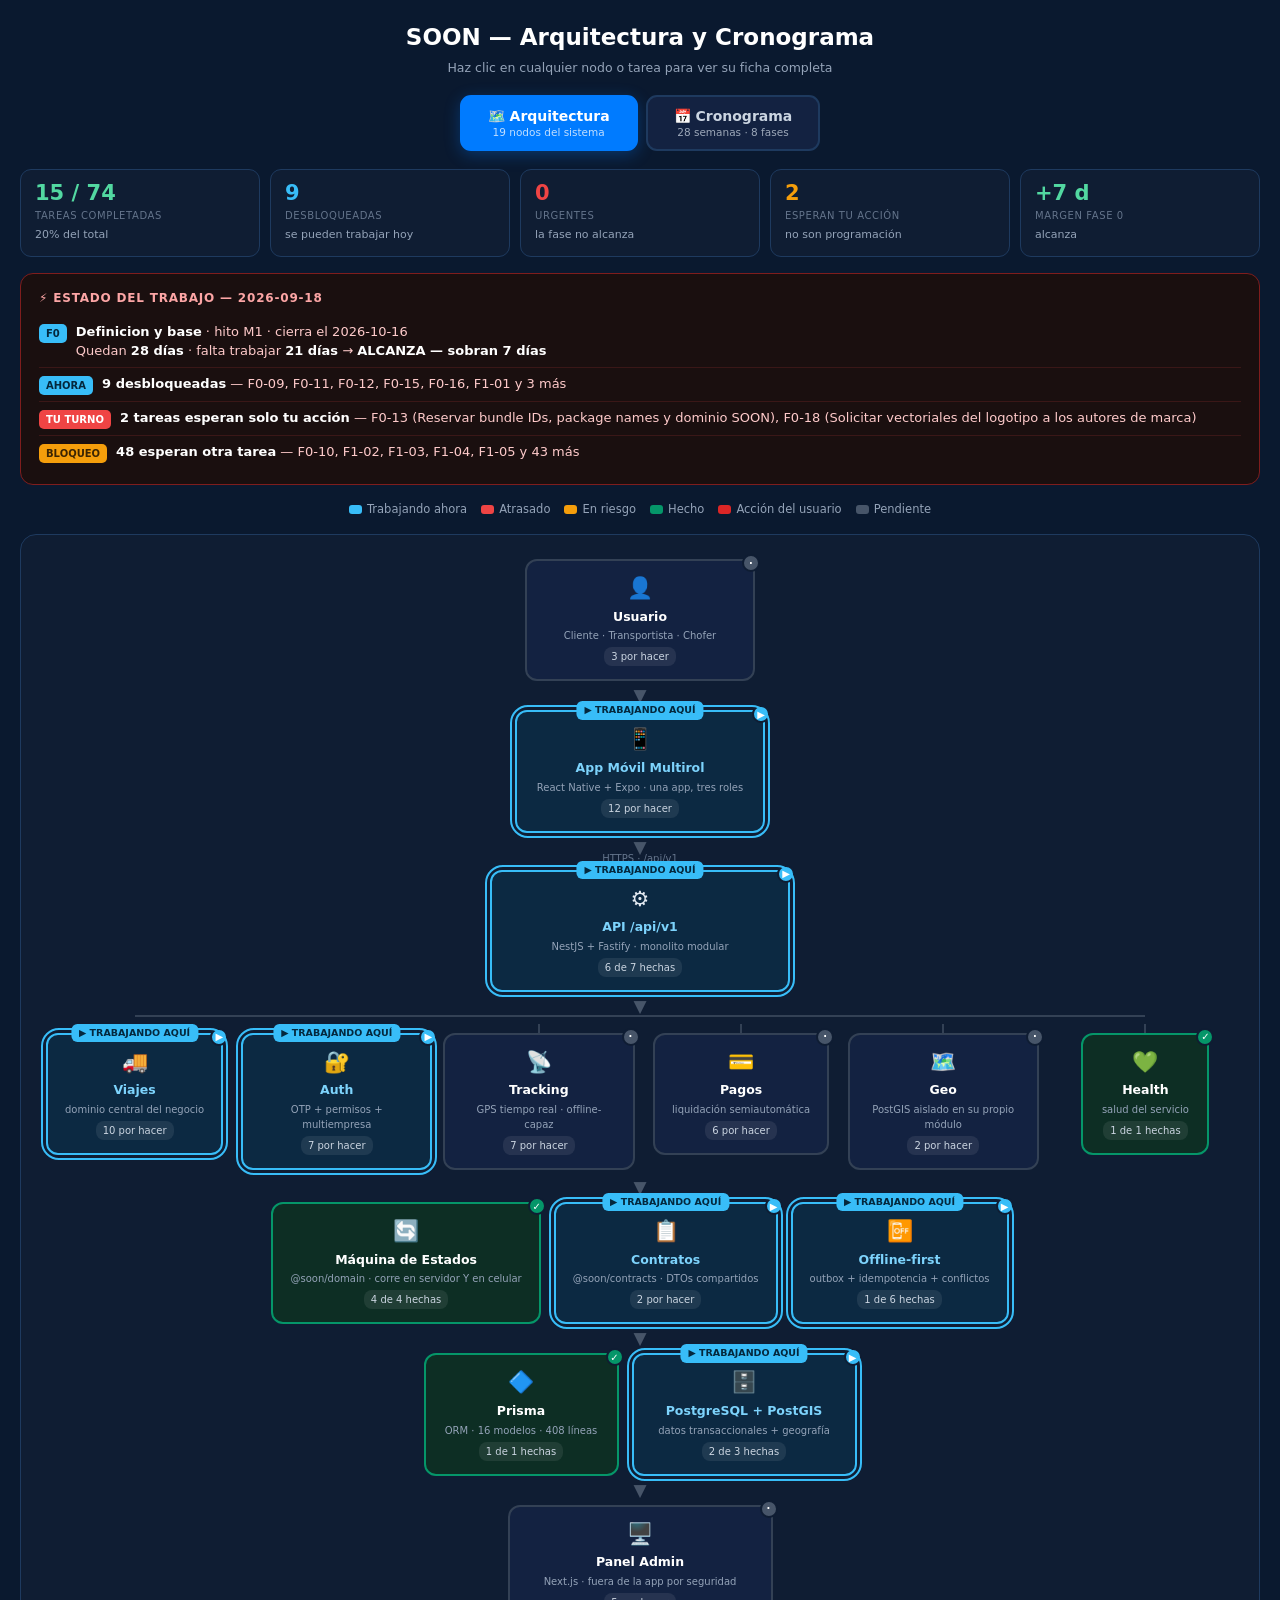
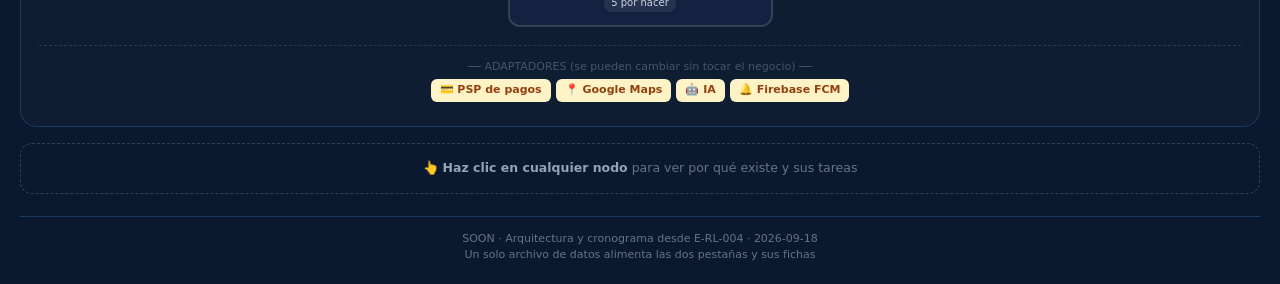
<file: soon.html>
<!DOCTYPE html>
<html lang="es">
<head>
<meta charset="UTF-8">
<meta name="viewport" content="width=device-width, initial-scale=1.0">
<title>SOON — Arquitectura y Cronograma</title>
<style>
*{margin:0;padding:0;box-sizing:border-box}
body{font-family:'Segoe UI',system-ui,sans-serif;background:#0A192F;color:#e2e8f0;line-height:1.5}
.wrap{max-width:1500px;margin:0 auto;padding:20px}

.head{text-align:center;margin-bottom:18px}
.head h1{font-size:23px;font-weight:700;color:#fff}
.head p{color:#94a3b8;font-size:12.5px;margin-top:4px}

/* ══ PESTAÑAS ══ */
.tabs{display:flex;justify-content:center;gap:8px;margin-bottom:18px;flex-wrap:wrap}
.tabs button{background:#132241;border:2px solid #1e3a5f;color:#cbd5e1;padding:11px 26px;border-radius:11px;cursor:pointer;font-size:14px;font-family:inherit;font-weight:600;transition:all .15s}
.tabs button:hover{border-color:#007BFF;color:#fff}
.tabs button.on{background:#007BFF;border-color:#007BFF;color:#fff;box-shadow:0 4px 16px rgba(0,123,255,.3)}
.tabs button .sub{display:block;font-size:10.5px;opacity:.75;font-weight:500;margin-top:2px}
.panel{display:none}
.panel.on{display:block}

/* ══ RESUMEN ══ */
.barra{display:grid;grid-template-columns:repeat(auto-fit,minmax(135px,1fr));gap:10px;margin-bottom:16px}
.rc{background:#0f1d33;border:1px solid #1e3a5f;border-radius:11px;padding:12px 14px}
.rc .n{font-size:21px;font-weight:700;color:#52D8A1;line-height:1.1}
.rc .n.ro{color:#ef4444}.rc .n.az{color:#38bdf8}.rc .n.am{color:#f59e0b}
.rc .l{font-size:10px;color:#64748b;text-transform:uppercase;letter-spacing:.6px;margin-top:3px}
.rc .d{font-size:11px;color:#94a3b8;margin-top:4px}

/* ══ ALERTAS ══ */
.alertas{background:#1a0f0f;border:1px solid #7f1d1d;border-radius:13px;padding:15px 18px;margin-bottom:16px}
.alertas h3{font-size:12px;text-transform:uppercase;letter-spacing:.8px;color:#fca5a5;margin-bottom:9px;font-weight:700}
.alertas .al{display:flex;align-items:flex-start;gap:9px;font-size:13px;color:#fecaca;padding:6px 0;border-bottom:1px solid rgba(239,68,68,.15)}
.alertas .al:last-child{border:none}
.alertas .al b{color:#fff}
.alertas .al .tipo{font-size:10px;padding:2px 7px;border-radius:5px;font-weight:700;flex-shrink:0;margin-top:2px}
.alertas .al .tipo.r{background:#ef4444;color:#fff}
.alertas .al .tipo.w{background:#f59e0b;color:#3b2503}
.alertas .al .tipo.a{background:#38bdf8;color:#04283d}

.leyenda{display:flex;gap:14px;justify-content:center;flex-wrap:wrap;margin-bottom:16px;font-size:11.5px}
.leyenda span{display:flex;align-items:center;gap:5px;color:#94a3b8}
.leyenda .d{width:13px;height:9px;border-radius:3px}

/* ══ PFD (arquitectura) ══ */
.pfd{background:#0f1d33;border:1px solid #1e3a5f;border-radius:16px;padding:24px 18px;margin-bottom:16px}
.nivel{display:flex;justify-content:center;align-items:center;flex-wrap:wrap;gap:10px}
.caja{background:#132241;border:2px solid #1e3a5f;border-radius:12px;padding:12px 17px;cursor:pointer;transition:all .18s;text-align:center;position:relative;min-width:128px}
.caja:hover{border-color:#007BFF;transform:translateY(-2px);box-shadow:0 6px 20px rgba(0,123,255,.2)}
.caja.sel{border-color:#007BFF;background:#16305a;box-shadow:0 0 0 3px rgba(0,123,255,.2)}
.caja.hecho{border-color:#059669;background:#0d2e24}
.caja.pend{border-color:#334155}
.caja.user{border-color:#dc2626;background:#2e1414}
.caja.activo{border-color:#38bdf8;background:#0c2942}
.caja.activo::after{content:'';position:absolute;inset:-7px;border-radius:18px;border:2px solid #38bdf8;animation:pulso 1.8s ease-out infinite;pointer-events:none}
@keyframes pulso{0%{opacity:.9;transform:scale(1)}70%{opacity:0;transform:scale(1.09)}100%{opacity:0;transform:scale(1.09)}}
.caja.activo .nm{color:#7dd3fc}
.caja.retraso{border-color:#ef4444;background:#3b1212}
.caja.retraso::after{content:'';position:absolute;inset:-6px;border-radius:17px;border:2px solid #ef4444;animation:alarma 1.1s ease-in-out infinite;pointer-events:none}
@keyframes alarma{0%,100%{opacity:.35;box-shadow:0 0 0 0 rgba(239,68,68,.5)}50%{opacity:1;box-shadow:0 0 22px 3px rgba(239,68,68,.45)}}
.caja.retraso .nm{color:#fca5a5}
.caja.riesgo{border-color:#f59e0b;border-style:dashed}
.caja .ic{font-size:21px;display:block;margin-bottom:3px}
.caja .nm{font-size:12.5px;font-weight:700;color:#fff;display:block}
.caja .sub2{font-size:10px;color:#94a3b8;display:block;margin-top:2px}
.caja .cnt{font-size:10px;margin-top:4px;padding:2px 7px;border-radius:8px;display:inline-block;background:rgba(255,255,255,.08);color:#cbd5e1}
.caja .pt{position:absolute;top:-7px;right:-7px;width:18px;height:18px;border-radius:50%;display:flex;align-items:center;justify-content:center;font-size:10px;font-weight:700;color:#fff;border:2px solid #0f1d33}
.pt-h{background:#059669}.pt-c{background:#38bdf8}.pt-p{background:#475569}.pt-u{background:#dc2626}
.caja .aviso{position:absolute;top:-11px;left:50%;transform:translateX(-50%);font-size:9.5px;font-weight:700;padding:2px 8px;border-radius:6px;white-space:nowrap;z-index:2}
.aviso-a{background:#38bdf8;color:#04283d}
.aviso-r{background:#ef4444;color:#fff}
.aviso-w{background:#f59e0b;color:#3b2503}
.flecha{text-align:center;color:#475569;font-size:17px;margin:6px 0;line-height:1}
.flecha-lbl{font-size:10px;color:#64748b;display:block;margin-top:-2px}
.ramas{display:grid;grid-template-columns:repeat(auto-fit,minmax(120px,1fr));gap:11px;margin:9px 0;position:relative}
.ramas::before{content:'';position:absolute;top:-9px;left:8%;right:8%;height:2px;background:#334155}
.ramas .rama-item{display:flex;flex-direction:column;align-items:center}
.ramas .rama-item::before{content:'';width:2px;height:9px;background:#334155}
.adapt{text-align:center;color:#475569;font-size:11px;margin-top:18px;padding-top:13px;border-top:1px dashed #1e3a5f}
.chips{display:flex;flex-wrap:wrap;gap:5px;margin-top:4px}
.chips.c{justify-content:center}
.chip{font-size:11px;padding:3px 9px;border-radius:6px;background:#eff6ff;color:#1e40af;font-weight:600;cursor:pointer}
.chip.datos{background:#f0fdf4;color:#166534}
.chip.ext{background:#fef3c7;color:#92400e}
.chip.dom{background:#f3e8ff;color:#6b21a8}
.chip:hover{filter:brightness(.94)}
.ayuda{text-align:center;color:#64748b;font-size:12.5px;padding:15px;border:1px dashed #334155;border-radius:12px;margin-bottom:16px}
.ayuda b{color:#94a3b8}

/* ══ DETALLE DE NODO ══ */
.detalle{background:#fff;color:#1e293b;border-radius:16px;padding:22px;display:none;animation:ap .22s ease;margin-bottom:16px}
.detalle.show{display:block}
@keyframes ap{from{opacity:0;transform:translateY(-8px)}to{opacity:1;transform:translateY(0)}}
.det-head{display:flex;align-items:flex-start;gap:13px;margin-bottom:16px;padding-bottom:14px;border-bottom:2px solid #e2e8f0}
.det-ico{font-size:32px;line-height:1}
.det-tit{flex:1}
.det-tit h2{font-size:19px;font-weight:700;color:#0f172a;margin-bottom:3px}
.det-tit p{font-size:13px;color:#64748b}
.det-cerrar{background:#f1f5f9;border:none;width:29px;height:29px;border-radius:50%;cursor:pointer;font-size:14px;color:#64748b;font-weight:700}
.det-cerrar:hover{background:#e2e8f0}
.det-grid{display:grid;grid-template-columns:1fr 1fr;gap:16px}
@media(max-width:760px){.det-grid{grid-template-columns:1fr}}
.bloque{background:#f8fafc;border-radius:11px;padding:14px}
.bloque h3{font-size:11.5px;text-transform:uppercase;letter-spacing:.8px;color:#64748b;margin-bottom:8px;font-weight:700}
.bloque.porque{border-left:4px solid #007BFF}
.bloque.porque p{font-size:13.5px;color:#334155;line-height:1.6}
.bloque.azul{background:#eff6ff}.bloque.azul h3{color:#1e40af}
.bloque.amarillo{background:#fef3c7}.bloque.amarillo h3{color:#92400e}
.bloque.rojo{background:#fee2e2}.bloque.rojo h3{color:#991b1b}
.bloque.azul p,.bloque.amarillo p,.bloque.rojo p{font-size:12.5px;line-height:1.6}
.tlist{display:flex;flex-direction:column;gap:5px}
.trow{display:flex;align-items:center;gap:9px;font-size:12.5px;color:#475569;padding:6px 8px;border-radius:7px;cursor:pointer;transition:background .15s;border:1px solid transparent}
.trow:hover{background:#e0f2fe;border-color:#7dd3fc}
.trow .bx{width:15px;height:15px;border-radius:4px;border:2px solid #cbd5e1;flex-shrink:0;display:flex;align-items:center;justify-content:center;font-size:9px;color:#fff}
.trow.ok .bx{background:#059669;border-color:#059669}
.trow.ok{color:#065f46}
.trow.usr .bx{background:#dc2626;border-color:#dc2626}
.trow.usr{color:#991b1b}
.trow .id{font-family:'Courier New',monospace;font-size:10.5px;color:#94a3b8;min-width:44px;flex-shrink:0}
.trow .nm{flex:1}
.trow .go{color:#94a3b8;font-size:11px;opacity:.6}
.trow:hover .go{opacity:1;color:#0284c7}
.prueba{background:#0A192F;border-radius:11px;padding:14px;margin-top:14px;color:#e2e8f0;font-size:12.5px}
.prueba b{color:#52D8A1;display:block;margin-bottom:6px;font-size:13px}
.prueba ul{margin:6px 0 0 17px;color:#cbd5e1}
.prueba li{margin-bottom:4px}
.prueba .nota{margin-top:8px;color:#94a3b8;font-size:11.5px;font-style:italic}

/* ══ GANTT ══ */
.zoom{display:flex;justify-content:center;gap:7px;flex-wrap:wrap;margin-bottom:14px}
.zoom button{background:#132241;border:1px solid #1e3a5f;color:#cbd5e1;padding:9px 16px;border-radius:9px;cursor:pointer;font-size:12.5px;font-family:inherit;font-weight:600;transition:all .15s}
.zoom button:hover{border-color:#007BFF;color:#fff}
.zoom button.on{background:#007BFF;border-color:#007BFF;color:#fff}
.zoom button .badge{font-size:9.5px;opacity:.75;display:block;margin-top:2px;font-weight:500}
.zoom button.urgente:not(.on){border-color:#ef4444;color:#fca5a1}
.escala{background:#0f1d33;border:1px solid #1e3a5f;border-left:4px solid #38bdf8;border-radius:11px;padding:13px 16px;margin-bottom:14px;font-size:12.5px;color:#94a3b8}
.escala b{color:#7dd3fc}
.gantt{background:#0f1d33;border:1px solid #1e3a5f;border-radius:14px;overflow:hidden}
.gwrap{overflow-x:auto}
table.g{border-collapse:collapse}
table.g th,table.g td{padding:0;font-size:12.5px}
table.g .col-nom{position:sticky;left:0;background:#0f1d33;z-index:3;border-right:2px solid #1e3a5f;width:290px;min-width:290px;text-align:left;padding:8px 12px}
table.g thead th{background:#0c1829;color:#94a3b8;font-weight:700;font-size:10px;text-transform:uppercase;letter-spacing:.6px;padding:9px 6px;border-bottom:2px solid #1e3a5f;text-align:center}
table.g thead th.col-nom{text-align:left;z-index:5}
table.g tr.fase{background:#12203a}
table.g tr.fase td{border-bottom:2px solid #1e3a5f;padding:10px 0}
table.g tr.fase .fn{font-weight:700;color:#fff;font-size:13.5px}
table.g tr.fase .fs{font-size:10.5px;color:#64748b;margin-top:2px}
table.g tr.fase .col-nom{cursor:pointer}
table.g tr.fase .col-nom:hover{background:#16305a}
table.g tr.tar td{border-bottom:1px solid #16263f;padding:7px 0}
table.g tr.tar:hover td{background:#12203a}
table.g tr.tar .col-nom{padding-left:24px;font-size:12.5px;color:#94a3b8;cursor:pointer}
table.g tr.tar .col-nom:hover{background:#16305a}
table.g tr.tar .tid{font-family:'Courier New',monospace;font-size:10.5px;color:#64748b;margin-right:6px}
table.g tr.tar.hecho .col-nom{color:#52D8A1}
table.g tr.tar.user .col-nom{color:#fca5a5}
td.barra{position:relative;height:30px;padding:0}
.b{position:absolute;height:18px;top:50%;transform:translateY(-50%);border-radius:5px;cursor:pointer;transition:filter .15s,box-shadow .15s;min-width:3px}
.b:hover{filter:brightness(1.3);box-shadow:0 0 12px rgba(255,255,255,.3);z-index:6}
.b .etq{position:absolute;left:6px;top:50%;transform:translateY(-50%);font-size:9.5px;color:#fff;font-weight:600;white-space:nowrap;pointer-events:none;text-shadow:0 1px 2px rgba(0,0,0,.6)}
.b.fase{height:24px;border-radius:6px}
.b .prog{position:absolute;left:0;top:0;bottom:0;background:rgba(255,255,255,.3);border-radius:5px}
.b.hecho{background:linear-gradient(90deg,#059669,#10b981)}
.b.activo{background:linear-gradient(90deg,#0284c7,#38bdf8)}
.b.retraso{background:linear-gradient(90deg,#dc2626,#ef4444)}
.b.bloqueada{background:#334155}
.b.pend{background:#475569}
.b.user{background:linear-gradient(90deg,#b91c1c,#ef4444)}
.hoylin{position:absolute;top:0;bottom:0;width:2px;background:#fbbf24;z-index:2;pointer-events:none}
.hoylin .lb{position:absolute;top:2px;left:4px;font-size:9px;color:#fbbf24;font-weight:700;white-space:nowrap}
.hito{position:absolute;top:50%;transform:translate(-50%,-50%) rotate(45deg);width:14px;height:14px;background:#fbbf24;border:2px solid #0f1d33;z-index:3;cursor:pointer}

/* ══ FICHA DE TAREA (compartida) ══ */
.ficha-wrap{background:#fff;color:#1e293b;border-radius:16px;overflow:hidden;margin:16px 0;border:3px solid #0284c7;animation:ap .22s ease}
.fh{background:linear-gradient(135deg,#0A192F,#16305A);padding:20px 22px;color:#fff}
.fh-volver{background:rgba(255,255,255,.14);border:none;color:#cbd5e1;padding:6px 13px;border-radius:8px;cursor:pointer;font-size:11.5px;font-family:inherit;font-weight:600;margin-bottom:12px}
.fh-volver:hover{background:rgba(255,255,255,.26);color:#fff}
.fh-cod{font-family:'Courier New',monospace;font-size:12px;color:#7dd3fc;font-weight:700;letter-spacing:.6px}
.fh h2{font-size:19px;font-weight:700;margin:5px 0 10px;line-height:1.35}
.fh-meta{display:flex;gap:7px;flex-wrap:wrap}
.fh-tag{font-size:10.5px;padding:3px 9px;border-radius:6px;background:rgba(255,255,255,.14);color:#cbd5e1;font-weight:600}
.fh-tag.ok,.fh-tag.est-hecho{background:#059669;color:#fff}
.fh-tag.est-activo{background:#0284c7;color:#fff}
.fh-tag.est-retraso{background:#dc2626;color:#fff}
.fh-tag.est-bloqueada{background:#334155;color:#cbd5e1}
.fh-tag.est-user{background:#b91c1c;color:#fff}
.fb{padding:20px 22px}
.fbloque{background:#f8fafc;border-radius:11px;padding:14px;margin-bottom:12px}
.fbloque:last-child{margin-bottom:0}
.fbloque h3{font-size:11px;text-transform:uppercase;letter-spacing:.8px;color:#64748b;margin-bottom:8px;font-weight:700}
.fbloque p{font-size:13.5px;color:#334155;line-height:1.65;margin:0}
.fbloque.azul{border-left:4px solid #007BFF}
.fbloque.amarillo{background:#fef3c7}.fbloque.amarillo h3{color:#92400e}
.fbloque.rojo{background:#fee2e2}.fbloque.rojo h3{color:#991b1b}
.f2col{display:grid;grid-template-columns:1fr 1fr;gap:12px}
@media(max-width:720px){.f2col{grid-template-columns:1fr}}
.fchip{display:inline-block;font-size:11.5px;padding:4px 10px;border-radius:7px;background:#eff6ff;color:#1e40af;font-weight:600;cursor:pointer;margin:2px 3px 2px 0;transition:filter .15s}
.fchip:hover{filter:brightness(.93)}
.fchip.ok{background:#f0fdf4;color:#166534}
.fchip.pend{background:#fef3c7;color:#92400e}
.fchip.dom{background:#f3e8ff;color:#6b21a8}
.fbarra{height:8px;background:#e2e8f0;border-radius:4px;margin-top:10px;overflow:hidden}
.fbarra div{height:100%;background:#059669}
.fmini{font-size:11.5px;color:#64748b;margin-top:6px !important}

.foot{text-align:center;color:#64748b;font-size:11px;margin-top:22px;padding-top:14px;border-top:1px solid #1e3a5f}
</style>
</head>
<body>
<div class="wrap">

  <div class="head">
    <h1>SOON — Arquitectura y Cronograma</h1>
    <p id="subtitulo">Haz clic en cualquier nodo o tarea para ver su ficha completa</p>
  </div>

  <div class="tabs">
    <button id="tab-arq" class="on" onclick="pestana('arq')">🗺️ Arquitectura<span class="sub">19 nodos del sistema</span></button>
    <button id="tab-gan" onclick="pestana('gan')">📅 Cronograma<span class="sub">28 semanas · 8 fases</span></button>
  </div>

  <div class="barra" id="barra"></div>
  <div class="alertas" id="alertas"></div>

  <!-- ══ PANEL ARQUITECTURA ══ -->
  <div class="panel on" id="panel-arq">
    <div class="leyenda">
      <span><span class="d" style="background:#38bdf8"></span> Trabajando ahora</span>
      <span><span class="d" style="background:#ef4444"></span> Atrasado</span>
      <span><span class="d" style="background:#f59e0b"></span> En riesgo</span>
      <span><span class="d" style="background:#059669"></span> Hecho</span>
      <span><span class="d" style="background:#dc2626"></span> Acción del usuario</span>
      <span><span class="d" style="background:#475569"></span> Pendiente</span>
    </div>
    <div class="pfd" id="pfd"></div>
    <div class="ayuda" id="ayuda">👆 <b>Haz clic en cualquier nodo</b> para ver por qué existe y sus tareas</div>
    <div id="detalles"></div>
  </div>

  <!-- ══ PANEL GANTT ══ -->
  <div class="panel" id="panel-gan">
    <div class="zoom" id="zoom"></div>
    <div class="escala" id="escala"></div>
    <div class="gantt"><div class="gwrap" id="gwrap"></div></div>
    <div class="leyenda" style="margin-top:14px">
      <span><span class="d" style="background:linear-gradient(90deg,#059669,#10b981)"></span> Hecho</span>
      <span><span class="d" style="background:linear-gradient(90deg,#0284c7,#38bdf8)"></span> Se puede trabajar</span>
      <span><span class="d" style="background:linear-gradient(90deg,#dc2626,#ef4444)"></span> Urgente</span>
      <span><span class="d" style="background:#475569"></span> Pendiente</span>
      <span><span class="d" style="background:#334155"></span> Bloqueado</span>
      <span><span style="color:#fbbf24">◆</span> Hito</span>
      <span><span style="color:#fbbf24">│</span> Hoy</span>
    </div>
  </div>

  <!-- La ficha de tarea se pinta aqui, en cualquier pestana -->
  <div id="ficha-zona"></div>

  <div class="foot">
    SOON · Arquitectura y cronograma desde E-RL-004 · <span id="fhoy"></span><br>
    Un solo archivo de datos alimenta las dos pestañas y sus fichas
  </div>

</div>

<script>
/*__DATOS_INICIO__*/var DATOS = {"meta":{"proyecto":"SOON","version":"1.0","fecha":"2026-09-18","fuente":"E-RL-004-SLT cronograma nivel 3 v1.1","total_tareas":92,"completadas":5,"hoy":"2026-09-18","fases":{"F0":{"nombre":"Definicion y base","semanas":4,"inicio":"2026-09-22","fin":"2026-10-16","hito":"M1","tareas":18},"F1":{"nombre":"Identidad","semanas":3,"inicio":"2026-10-19","fin":"2026-11-06","hito":"M2","tareas":12},"F2":{"nombre":"Marketplace","semanas":4,"inicio":"2026-11-09","fin":"2026-12-04","hito":"M3","tareas":14},"F3":{"nombre":"Ejecucion","semanas":5,"inicio":"2026-12-07","fin":"2027-01-08","hito":"M4","tareas":16},"F4":{"nombre":"Pagos y admin","semanas":3,"inicio":"2027-01-11","fin":"2027-01-29","hito":"M5","tareas":10},"F5":{"nombre":"Beta Android","semanas":3,"inicio":"2027-02-01","fin":"2027-02-19","hito":"M6","tareas":8},"F6":{"nombre":"Piloto Android","semanas":2,"inicio":"2027-02-22","fin":"2027-03-05","hito":"M7","tareas":6},"F7":{"nombre":"iOS","semanas":4,"inicio":"2027-03-08","fin":"2027-04-02","hito":"M8","tareas":8}},"actualizado":"2026-09-18"},"nodos":[{"id":"api","nombre":"API /api/v1","sub":"NestJS + Fastify · monolito modular","icono":"⚙️","capa":"nucleo","estado":"hecho","porque":"Es el pegamento del sistema: conecta la app móvil con la base de datos, los servicios externos y el dominio compartido. Se eligió monolito modular en vez de 9 microservicios porque una sola persona no puede operar 9 servicios: da la misma separación de responsabilidades sin la complejidad operativa.","conecta":["App móvil","PostgreSQL + PostGIS","Máquina de Estados","Contratos","Panel Admin"],"tareas":["F0-01","F0-02","F0-03","F0-04","F0-05","F0-06","F0-15"],"prueba":{"titulo":"Probado el 18 de septiembre de 2026","items":["Turborepo compiló los 3 paquetes en orden de dependencia en 8,79 s sin errores","El servidor arrancó en menos de 1 s y respondió en localhost:3000/api/v1","Los 5 endpoints responden HTTP 200","El CI quedó configurado con 3 jobs: verificación, auditoría de seguridad, prueba de arranque"]}},{"id":"viajes","nombre":"Viajes","sub":"dominio central del negocio","icono":"🚚","capa":"modulo","estado":"hecho","porque":"El viaje es el corazón de SOON: es lo que se publica, se oferta, se adjudica, se ejecuta y se liquida. Todo el negocio gira alrededor de esta entidad. Si no funciona el viaje, no hay producto.","conecta":["Máquina de Estados","PostgreSQL + PostGIS","Geo"],"tareas":["F2-01","F2-02","F2-03","F2-04","F2-05","F2-06","F2-08","F2-10","F2-11","F2-12"],"prueba":{"titulo":"Probado el 18 de septiembre de 2026","items":["5 endpoints funcionando: listar, buscar por id, resumen, transiciones y cambio de estado","El resumen calcula la comisión: Bs 2.670 sobre Bs 26.700","Cambio de estado exitoso: el viaje #2 pasó de adjudicado a en_transito","Ruta inválida devuelve HTTP 404 correctamente"]}},{"id":"fsm","nombre":"Máquina de Estados","sub":"@soon/domain · corre en servidor Y en celular","icono":"🔄","capa":"dominio","estado":"hecho","porque":"Las rutas Bolivia→Brasil tienen tramos de horas sin señal. Si el servidor fuera la única fuente de verdad, el viaje se detendría justo donde más importa. Al vivir en un paquete compartido (@soon/domain), la misma máquina corre en el celular del chofer y en el servidor: el chofer puede avanzar el estado sin conexión, y cuando recupera señal sincroniza.","conecta":["API /api/v1","App móvil","Offline-first"],"tareas":["F3-01","F3-02","F3-03","F3-04"],"prueba":{"titulo":"La prueba más importante del 18 de septiembre de 2026","items":["Chofer sobre viaje publicado devolvió 0 transiciones — correcto: todavía no puede actuar","Chofer sobre viaje adjudicado devolvió 1 transición: en_transito","Chofer intentó liquidado desde en_transito y el sistema lo RECHAZÓ con HTTP 400"],"nota":"La regla vive en el dominio compartido, no en el controlador. Por eso puede ejecutarse igual en el dispositivo del chofer."}},{"id":"offline","nombre":"Offline-first","sub":"outbox + idempotencia + conflictos","icono":"📴","capa":"dominio","estado":"curso","porque":"Sin esto, el chofer en zona sin señal no puede cambiar estados, ni registrar incidencias, ni tomar el POD: el viaje se congela. Una cola de GPS sola no alcanza. Lo que hay que resolver es qué pasa cuando dos actores modifican el mismo viaje sin conexión. Regla: el admin gana en estados administrativos, el chofer en los operativos de su viaje, y todo conflicto se registra en auditoría.","conecta":["Máquina de Estados","PostgreSQL + PostGIS","Tracking"],"tareas":["F3-05","F3-06","F3-07","F3-08","F3-09","F0-12"],"prueba":{"titulo":"Idempotencia ya probada el 18 de septiembre de 2026","items":["Se envió dos veces la misma transición con el mismo clientTransitionId","La segunda NO duplicó la operación"],"nota":"Eso significa que el chofer sin señal puede reintentar sin miedo a duplicar el cambio de estado."}},{"id":"auth","nombre":"Auth","sub":"OTP + permisos + multiempresa","icono":"🔐","capa":"modulo","estado":"pend","porque":"Sin autenticación no se sabe quién es quién. Y sin control de permisos, un transportista podría ver datos de otro. El aislamiento multiempresa es uno de los 3 riesgos más graves identificados en la revisión de arquitectura.","conecta":["Todos los módulos","App móvil","Panel Admin"],"tareas":["F1-01","F1-02","F1-03","F1-04","F1-05","F1-06","F1-07"],"extra":{"titulo":"Decisión tomada sobre el OTP","texto":"OTP por email primero (casi gratis), WhatsApp después, SMS último. El SMS a Bolivia cuesta US$0,2215 por segmento. Con 500 transportistas serían unos US$220 al mes: más que todo el presupuesto de infraestructura del piloto.","color":"azul"}},{"id":"tracking","nombre":"Tracking","sub":"GPS tiempo real · offline-capaz","icono":"📡","capa":"modulo","estado":"pend","porque":"La trazabilidad es la propuesta de valor frente a los transportistas tradicionales que operan por WhatsApp y llamadas. El cliente quiere ver dónde está su carga, y la prueba de entrega (POD) es la base de la liquidación.","conecta":["PostgreSQL + PostGIS","Google Maps","Offline-first"],"tareas":["F3-10","F3-11","F3-12","F3-13","F3-14","F3-15","F3-16"]},{"id":"pagos","nombre":"Pagos","sub":"liquidación semiautomática","icono":"💳","capa":"modulo","estado":"pend","porque":"El dinero es la razón por la que el transportista usa la plataforma. Pero el split automático salió del MVP: ningún PSP boliviano lo confirmó y era el riesgo crítico del proyecto. En su lugar: liquidación semiautomática con conciliación manual asistida.","conecta":["PSP boliviano","Viajes","Panel Admin"],"tareas":["F4-01","F4-02","F4-03","F4-04","F4-05","F4-06"]},{"id":"geo","nombre":"Geo","sub":"PostGIS aislado en su propio módulo","icono":"🗺️","capa":"modulo","estado":"pend","porque":"El producto tiene 6 consultas geoespaciales inherentes: camiones cerca del origen, matching flete-vehículo, cotización por ruta, tracking, alertas de desvío y cobertura por zona. Sin PostGIS esto se hace con bounding box en columnas numéricas: funciona con 100 vehículos y colapsa con 2.000, que es la meta del año uno.","conecta":["PostgreSQL + PostGIS","Viajes","Tracking"],"tareas":["F2-07","F2-09"],"extra":{"titulo":"Por qué va aislado","texto":"Prisma no soporta PostGIS nativamente: se usa SQL crudo ($queryRaw). Por eso TODAS las consultas geoespaciales viven en un módulo propio. Si algún día se cambia el ORM, el negocio no se toca.","color":"amarillo"}},{"id":"health","nombre":"Health","sub":"salud del servicio","icono":"💚","capa":"modulo","estado":"hecho","porque":"Es lo que consulta el balanceador de carga y el CI para saber si el sistema está vivo. Sin esto no se puede monitorear ni desplegar con seguridad.","conecta":["API /api/v1"],"tareas":["F0-05"],"prueba":{"titulo":"Probado el 18 de septiembre de 2026","items":["Endpoint de salud respondiendo HTTP 200","Verificado automáticamente en el job de arranque del CI"]}},{"id":"contracts","nombre":"Contratos","sub":"@soon/contracts · DTOs compartidos","icono":"📋","capa":"dominio","estado":"hecho","porque":"Si el backend cambia un campo y la app no, la app se rompe en producción. Al compartir los tipos, TypeScript avisa del desajuste antes de compilar. Esto es lo que evita lo que el ADR-001 llama duplicar contratos entre API y móvil.","conecta":["API /api/v1","App móvil","Panel Admin","Adaptadores"],"tareas":["F0-09","F0-10"],"prueba":{"titulo":"Base funcionando el 18 de septiembre de 2026","items":["ViajeDTO, CambiarEstadoDTO, TransicionDTO, HealthDTO y ErrorDTO ya definidos y en uso por la API"]}},{"id":"prisma","nombre":"Prisma","sub":"ORM · 16 modelos · 408 líneas","icono":"🔷","capa":"datos","estado":"hecho","porque":"El esquema de datos es la forma del negocio. Ya existe uno de 16 modelos (User, Company, Vehicle, Trip, TripBid, Payment, POD...) escrito en el esqueleto anterior: es válido y se reutiliza.","conecta":["PostgreSQL + PostGIS","API /api/v1"],"tareas":["F0-08"]},{"id":"db","nombre":"PostgreSQL + PostGIS","sub":"datos transaccionales + geografía","icono":"🗄️","capa":"datos","estado":"hecho","porque":"Es donde vive todo: usuarios, viajes, ofertas, pagos, documentos. PostgreSQL porque es transaccional y auditable. PostGIS porque el producto es intrínsecamente geográfico.","conecta":["Prisma","Geo","Todos los módulos"],"tareas":["F0-07","F0-08","F0-11"],"extra":{"titulo":"Bloqueador actual","texto":"RESUELTO: PostgreSQL 17.11 + PostGIS 3.6.2 instalados nativos. Se evito Docker a proposito: exige WSL2 y consume 2-4 GB de RAM permanente, contra ~100 MB del nativo.","color":"rojo"}},{"id":"app","nombre":"App Móvil Multirol","sub":"React Native + Expo · una app, tres roles","icono":"📱","capa":"cliente","estado":"pend","porque":"Es el producto. Sin app no hay marketplace. Es una sola app con roles (Cliente / Transportista-Chofer), no tres apps separadas. Con una persona a 3-4 h por día, mantener 3 apps implicaría 3 fichas de tienda, 3 pipelines y 3 ciclos de actualización. Ahorra 3-4 semanas y hace que iOS reutilice toda la base.","conecta":["API /api/v1","Máquina de Estados","Contratos","Firebase FCM"],"tareas":["F0-16","F1-08","F1-09","F1-10","F2-09","F2-10","F2-13","F3-15","F5-01","F5-02","F7-01","F7-02"]},{"id":"admin","nombre":"Panel Admin","sub":"Next.js · fuera de la app por seguridad","icono":"🖥️","capa":"cliente","estado":"pend","porque":"El admin va FUERA de la app móvil. Es una decisión de seguridad: es la unidad que controla todo (usuarios, KYC, viajes, incidencias). Si estuviera dentro de la app, cualquier usuario con ingeniería inversa podría intentar escalar privilegios.","conecta":["API /api/v1","Pagos","Auth"],"tareas":["F4-07","F4-08","F4-09","F4-10","F1-12"],"extra":{"titulo":"Decisión abierta (DA-6)","texto":"El usuario lo imagina como una unidad master que controla por módulos y sockets. Pendiente de análisis profundo antes de implementar.","color":"amarillo"}},{"id":"usuario","nombre":"Usuario","sub":"Cliente · Transportista · Chofer","icono":"👤","capa":"cliente","estado":"pend","porque":"Son los tres roles que definen el producto: quien necesita mover carga, quien la mueve y quien supervisa. Cada uno ve una interfaz distinta de la misma app.","conecta":["App Móvil Multirol","Panel Admin"],"tareas":["F1-08","F1-09","F1-12"]},{"id":"psp","nombre":"PSP de pagos","sub":"Libélula · dLocal","icono":"💳","capa":"adaptador","estado":"pend","porque":"Si mañana cambia el proveedor de pagos o aparece uno con mejor tarifa, solo se cambia el adaptador, no el negocio. Eso es lo que hace viable el MVP sin tener el PSP confirmado.","conecta":["Pagos","Contratos"],"tareas":["F0-09","F4-02"]},{"id":"maps","nombre":"Google Maps","sub":"Geocoding · Routes · ETA","icono":"📍","capa":"adaptador","estado":"pend","porque":"Google Maps es caro y su precio puede cambiar. Con el adaptador se puede migrar a otro proveedor de mapas sin tocar la lógica de viajes ni de tracking.","conecta":["Tracking","Geo","Contratos"],"tareas":["F0-09"]},{"id":"ia","nombre":"IA","sub":"AIProvider · contrato ahora, IA en Fase 2","icono":"🤖","capa":"adaptador","estado":"pend","porque":"La IA aduanera salió del MVP: crea expectativa de responsabilidad legal por asesoría, y cada módulo extra desplaza la fecha del piloto. Pero el contrato sí se define ahora, con una implementación vacía, para que entre después sin refactor.","conecta":["Contratos","API /api/v1"],"tareas":["F0-10"],"extra":{"titulo":"Regla vinculante","texto":"Las apps nunca llaman a la IA directamente. Siempre a través del backend. Así se controlan los costos y no se expone la clave.","color":"rojo"}},{"id":"fcm","nombre":"Firebase FCM","sub":"notificaciones push","icono":"🔔","capa":"adaptador","estado":"pend","porque":"Para avisarle al transportista que hay una carga nueva y al cliente que el camión está llegando. Gratis hasta volúmenes altos.","conecta":["App Móvil Multirol","Tracking","Contratos"],"tareas":["F0-09","F2-13","F3-14"]}],"tareas":{"F0-01":{"nombre":"Crear monorepo pnpm + Turborepo","fase":"F0","dias":1,"estado":"hecho","fecha":"2026-09-18","depende":[],"entregable":"package.json, pnpm-workspace.yaml, turbo.json","porque":"Sin un solo repositorio con paquetes compartidos, la máquina de estados no puede correr a la vez en el servidor y en el celular. Esto es lo que hace posible el offline-first."},"F0-02":{"nombre":"Configurar TypeScript base + ESLint + Prettier","fase":"F0","dias":1,"estado":"hecho","fecha":"2026-09-18","depende":["F0-01"],"entregable":"packages/config/","porque":"El modo estricto de TypeScript atrapa los errores de tipo antes de ejecutar. Con una sola persona programando, el compilador es el revisor que no tienes.","nota":"TypeScript estricto funcionando. ESLint y Prettier pendientes."},"F0-03":{"nombre":"Estructura de carpetas según ADR-002 (1 app móvil)","fase":"F0","dias":0.5,"estado":"hecho","fecha":"2026-09-18","depende":["F0-01"],"entregable":"apps/mobile, apps/api, packages/*","porque":"Fija dónde vive cada cosa antes de escribir código. Sin esto, cada archivo nuevo es una decisión y el proyecto se dispersa.","nota":"Estructura creada, pero packages/database, brand, ui, apps/mobile y apps/admin-web siguen vacias."},"F0-04":{"nombre":"CI/CD con GitHub Actions (lint + tipos + tests + build)","fase":"F0","dias":1.5,"estado":"hecho","fecha":"2026-09-18","depende":["F0-02","F0-03"],"entregable":".github/workflows/ci.yml","porque":"Es el guardián automático: revisa cada cambio sin que tengas que acordarte. Es lo que compensa no tener un compañero que revise tu código."},"F0-05":{"nombre":"PROTOTIPO: módulo NestJS + Fastify","fase":"F0","dias":2,"estado":"hecho","fecha":"2026-09-18","depende":["F0-03"],"entregable":"Módulo health funcionando","porque":"PUNTO DE NO RETORNO. Validaba si la curva de aprendizaje era viable con 3-4 h por día. Resultado: VIABLE. El riesgo principal del proyecto quedó despejado con un prototipo funcional, no con una opinión."},"F0-06":{"nombre":"Validación de curva de aprendizaje (reporte honesto)","fase":"F0","dias":0.5,"estado":"hecho","fecha":"2026-09-18","depende":["F0-05"],"entregable":"Nota en progress/ con hallazgos","porque":"Registra qué costó, qué falló y qué se aprendió, para no repetir los mismos tropiezos en el próximo módulo."},"F0-07":{"nombre":"Docker Compose: PostgreSQL + PostGIS + Redis","fase":"F0","dias":1,"estado":"hecho","depende":["F0-01"],"entregable":"docker-compose.yml","porque":"Instala y configura la base de datos. Sin ella no se puede guardar nada ni probar nada que dependa de datos: todo lo construido quedaria en memoria y se perderia al reiniciar.","fecha":"2026-09-18","nota":"PostgreSQL 17.11 nativo (sin Docker: ahorra 2-4 GB de RAM) + PostGIS 3.6.2. Servicio en automatico, puerto 5432. docker-compose.yml tambien escrito para el servidor."},"F0-08":{"nombre":"Prisma init + schema base + CREATE EXTENSION postgis","fase":"F0","dias":1.5,"estado":"hecho","depende":["F0-07"],"entregable":"packages/database/","porque":"Crea las tablas reales donde viviran los datos del negocio: usuarios, empresas, vehiculos, viajes, ofertas, pagos y documentos. E instala PostGIS, que es lo que permite responder 'que camiones estan cerca de esta carga' usando un indice, en milisegundos, aunque haya millones de viajes.","fecha":"2026-09-18","nota":"Migracion aplicada: 19 tablas, 5 modelos nuevos (TripTransition, SyncOutbox, AuditLog, mas geo). 6 columnas geography(Point). 6 indices GiST. Probado con 20.000 viajes: usa indice, 11 ms."},"F0-09":{"nombre":"Contratos de adaptadores: pagos, IA, mapas, archivos, auth, mensajería","fase":"F0","dias":2,"estado":"pend","depende":["F0-08"],"entregable":"packages/contracts/providers/","porque":"Define la forma de cada servicio externo antes de contratarlo. Permite construir el MVP completo aunque el PSP boliviano todavía no esté confirmado."},"F0-10":{"nombre":"Contrato de AIProvider","fase":"F0","dias":0.5,"estado":"pend","depende":["F0-09"],"entregable":"Interfaz + stub","porque":"Deja la puerta abierta a la IA sin que entre al MVP. Cuando llegue su momento, entra sin refactor."},"F0-11":{"nombre":"Diseño de aislamiento multiempresa (tenantId + row-level)","fase":"F0","dias":1.5,"estado":"pend","depende":["F0-08"],"entregable":"Documento de diseño","porque":"Evita que una empresa vea los datos de otra. Es uno de los 3 riesgos más graves detectados en la revisión de arquitectura."},"F0-12":{"nombre":"Diseño offline-first: outbox, idempotencia, conflictos","fase":"F0","dias":2,"estado":"pend","depende":["F0-08"],"entregable":"Documento de diseño (ADR-005)","porque":"Es el diseño que hace posible operar en los tramos sin señal. El ADR-005 ya está escrito y aprobado."},"F0-13":{"nombre":"Reservar bundle IDs, package names y dominio SOON","fase":"F0","dias":0.5,"estado":"user","depende":[],"entregable":"Cuentas reservadas","porque":"Sin los identificadores reservados no se puede publicar en las tiendas ni configurar las notificaciones push. Es acción del usuario."},"F0-14":{"nombre":"packages/brand: tokens de marca + assets","fase":"F0","dias":2,"estado":"hecho","depende":[],"entregable":"Tokens propagándose","porque":"Centraliza colores, tipografía y logos para que la app y el panel se vean como el mismo producto.","fecha":"2026-09-18","nota":"tokens.ts compilado. Color de peligro definido con contraste medido 4.68:1 (AA)."},"F0-15":{"nombre":"Entornos dev/test/pilot/prod + gestión de secretos","fase":"F0","dias":1.5,"estado":"pend","depende":["F0-04"],"entregable":"Configuración desplegable","porque":"Separa los datos de prueba de los datos reales. Sin esto, una prueba puede borrar información de un cliente."},"F0-16":{"nombre":"Arquitectura UX base con Expo Router (1 app, 3 roles)","fase":"F0","dias":2,"estado":"pend","depende":["F0-03"],"entregable":"Navegación por rol","porque":"Define cómo se ve la app antes de construir cada pantalla. Es lo que permite que una sola app sirva a tres roles distintos sin confundir al chofer."},"F0-17":{"nombre":"Artefactos docs/: ROADMAP, BACKLOG, STATUS, CHANGELOG","fase":"F0","dias":1,"estado":"hecho","depende":[],"entregable":"docs/ completo","porque":"Es la memoria del proyecto. Sin esto, en tres semanas no vas a recordar por qué se decidió algo.","fecha":"2026-09-18","nota":"ROADMAP, STATUS, BACKLOG y CHANGELOG generados desde el JSON. No se editan a mano."},"F0-18":{"nombre":"Solicitar vectoriales del logotipo a los autores de marca","fase":"F0","dias":0.5,"estado":"user","depende":[],"entregable":"Solicitud enviada","porque":"Sin los archivos vectoriales no se pueden generar los iconos de las tiendas ni los assets de la app. Es acción del usuario."},"F1-01":{"nombre":"Autenticación: registro + login","fase":"F1","dias":2,"estado":"pend","depende":["F0-08"],"porque":"Es la puerta de entrada: sin saber quién es quién no se puede proteger nada."},"F1-02":{"nombre":"OTP por email (canal primario, DA-1)","fase":"F1","dias":2,"estado":"pend","depende":["F1-01"],"porque":"El email es casi gratis y basta para el piloto. Se eligió primero por costo, no por elegancia."},"F1-03":{"nombre":"OTP WhatsApp (canal secundario)","fase":"F1","dias":1.5,"estado":"pend","depende":["F1-02"],"porque":"En Bolivia el WhatsApp es el canal real de comunicación. Es el respaldo natural del email."},"F1-04":{"nombre":"Sesiones revocables + recuperación de cuenta","fase":"F1","dias":1.5,"estado":"pend","depende":["F1-01"],"porque":"Permite cerrar el acceso de un dispositivo perdido o robado, algo crítico en transporte."},"F1-05":{"nombre":"RBAC con permisos verificados en backend","fase":"F1","dias":2,"estado":"pend","depende":["F1-01"],"porque":"Los permisos se verifican en el servidor, nunca solo en la app. Cualquiera puede modificar una app; el servidor no."},"F1-06":{"nombre":"Aislamiento multiempresa (tenantId + row-level)","fase":"F1","dias":3,"estado":"pend","depende":["F1-05"],"porque":"Es el candado que impide que una empresa vea los datos de otra."},"F1-07":{"nombre":"Pruebas de penetración entre organizaciones","fase":"F1","dias":2,"estado":"pend","depende":["F1-06"],"porque":"Verifica de verdad que el candado funciona, intentando romperlo a propósito."},"F1-08":{"nombre":"Registro de empresa cliente","fase":"F1","dias":2,"estado":"pend","depende":["F1-06"],"porque":"Es el alta del lado que paga por mover carga."},"F1-09":{"nombre":"Registro de transportista y chofer","fase":"F1","dias":2,"estado":"pend","depende":["F1-06"],"porque":"Es el alta del lado que ejecuta el transporte. El chofer necesita una interfaz mucho más simple que el transportista."},"F1-10":{"nombre":"Registro de vehículo + documentos (RUAT, licencia, carnet)","fase":"F1","dias":2,"estado":"pend","depende":["F1-09"],"porque":"Sin documentos verificados no hay confianza para asignar una carga."},"F1-11":{"nombre":"Carga segura de archivos (URLs firmadas)","fase":"F1","dias":1.5,"estado":"pend","depende":["F0-09"],"porque":"Los documentos y las fotos del POD no pueden quedar en un enlace público. Las URLs firmadas caducan."},"F1-12":{"nombre":"Flujo KYC: revisión y aprobación por admin","fase":"F1","dias":2,"estado":"pend","depende":["F1-10"],"porque":"Es el filtro humano que aprueba a quién entra a la plataforma."},"F2-01":{"nombre":"Modelo de datos: Trip, Load, Offer","fase":"F2","dias":2,"estado":"pend","depende":["F1-06"],"porque":"Define las tres entidades del marketplace. Todo lo demás se construye encima."},"F2-02":{"nombre":"Crear solicitud de flete (todos los campos)","fase":"F2","dias":2.5,"estado":"pend","depende":["F2-01"],"porque":"Es el primer paso del negocio: alguien publica que necesita mover carga."},"F2-03":{"nombre":"Catálogo de tipos de transporte (7 categorías)","fase":"F2","dias":1,"estado":"pend","depende":["F2-01"],"porque":"Clasifica la oferta y la demanda para poder cruzarlas."},"F2-04":{"nombre":"★ Decidir y parametrizar comisión (B-08 pendiente)","fase":"F2","dias":0.5,"estado":"pend","depende":[],"porque":"Es el modelo de ingreso del negocio. Sin este número no se puede cotizar ni liquidar. Sigue pendiente de decisión entre 10% y 10-15%.","nota":"Sigue abierta (B-08). Referencia real encontrada: el transporte pesado de Tarija fijo Bs 12 por quintal para Tarija-Santa Cruz en junio 2025, subiendo a Bs 15 (+30%). Son Bs 0,40-0,49 por tonelada-km."},"F2-05":{"nombre":"Motor de tarifa base: ruta + multiplicador camión/peso","fase":"F2","dias":3,"estado":"pend","depende":["F2-01"],"porque":"Automatiza el precio para que no haya que negociar cada viaje desde cero.","nota":"Formulario de tarifas por tramo preparado y enviado a la socia: 47 rutas con distancia real (OSRM) y en linea recta (PostGIS). Esperando los precios. El formulario es TARIFAS_TRAMOS_para_completar.xlsx"},"F2-06":{"nombre":"Tarifa manual dinámica (ajuste por combustible/época/demanda)","fase":"F2","dias":2,"estado":"pend","depende":["F2-05"],"porque":"El precio del transporte en Bolivia cambia por bloqueos, combustible y época. El sistema debe poder ajustarlo sin reprogramar."},"F2-07":{"nombre":"Módulo geo/ con PostGIS (consultas aisladas)","fase":"F2","dias":2.5,"estado":"pend","depende":["F2-01"],"porque":"Habilita las 6 consultas geográficas del producto en un solo lugar aislado."},"F2-08":{"nombre":"Cotización instantánea + fallback a ofertas","fase":"F2","dias":2,"estado":"pend","depende":["F2-07"],"porque":"Da una respuesta inmediata al cliente, y si no hay tarifa calculable, deja que los transportistas oferten."},"F2-09":{"nombre":"Publicar y filtrar oportunidades (radio geográfico)","fase":"F2","dias":2.5,"estado":"pend","depende":["F2-07"],"porque":"El transportista solo debe ver cargas que le sirven: cerca de donde está, no todas las del país."},"F2-10":{"nombre":"Ofertas: crear, editar, retirar","fase":"F2","dias":2,"estado":"pend","depende":["F2-09"],"porque":"Es el mecanismo por el que el transportista propone su precio."},"F2-11":{"nombre":"Puja controlada + contraoferta","fase":"F2","dias":2,"estado":"pend","depende":["F2-10"],"porque":"Permite negociar sin salir de la plataforma ni volver al WhatsApp."},"F2-12":{"nombre":"Adjudicación y creación de viaje","fase":"F2","dias":2,"estado":"pend","depende":["F2-11"],"porque":"Es el momento en que una oferta se convierte en un compromiso real y nace el viaje."},"F2-13":{"nombre":"Notificaciones del marketplace (push)","fase":"F2","dias":2,"estado":"pend","depende":["F0-09"],"porque":"Sin aviso, el transportista no se entera de que hay carga nueva y la oportunidad se pierde."},"F2-14":{"nombre":"Pruebas E2E del flujo marketplace","fase":"F2","dias":2,"estado":"pend","depende":["F2-12"],"porque":"Verifica el flujo completo de punta a punta, no cada pieza por separado."},"F3-01":{"nombre":"Máquina de estados (11 + 2 alternativos) en backend","fase":"F3","dias":2.5,"estado":"hecho","fecha":"2026-09-18","depende":["F2-12"],"porque":"Define qué estados puede tener un viaje y quién puede moverlos. Es la ley del sistema.","nota":"La versión base ya corre con 6 estados."},"F3-02":{"nombre":"Validación de transiciones: permisos, condiciones, evidencia","fase":"F3","dias":2,"estado":"hecho","fecha":"2026-09-18","depende":["F3-01"],"porque":"Impide que alguien salte un paso, como liquidar un viaje que nunca se entregó."},"F3-03":{"nombre":"★ Máquina de estados REPLICABLE en packages/domain","fase":"F3","dias":3,"estado":"hecho","fecha":"2026-09-18","depende":["F3-01"],"porque":"Es la decisión que hace posible todo el offline-first: la misma regla corre en el servidor y en el celular sin duplicar código.","nota":"Implementada en @soon/domain."},"F3-04":{"nombre":"TripTransition — historial auditable","fase":"F3","dias":1.5,"estado":"hecho","depende":["F3-01"],"porque":"Registra quién cambió qué y cuándo. Sin este historial no hay forma de resolver una disputa.","fecha":"2026-09-18","nota":"TripTransition en @soon/domain + endpoints /historial y /coherencia. 7 pruebas pasan: registra quien, cuando y desde donde; detecta historial con saltos; idempotencia real sobre todo el historial."},"F3-05":{"nombre":"SyncOutbox en SQLite (cliente)","fase":"F3","dias":3,"estado":"pend","depende":["F3-03"],"porque":"Es la cola que guarda en el celular lo que no se pudo enviar, para mandarlo cuando vuelva la señal."},"F3-06":{"nombre":"Idempotencia con clientTransitionId","fase":"F3","dias":2.5,"estado":"hecho","fecha":"2026-09-18","depende":["F3-05"],"porque":"Evita que un reintento sin señal duplique el cambio de estado.","nota":"Probado: la segunda petición idéntica no duplicó la operación."},"F3-07":{"nombre":"Resolución de conflictos + AuditLog","fase":"F3","dias":3,"estado":"pend","depende":["F3-06"],"porque":"Define qué pasa cuando dos actores modifican el mismo viaje sin conexión: el admin gana lo administrativo, el chofer lo operativo de su viaje, y todo conflicto queda auditado."},"F3-08":{"nombre":"Sincronización: reintentos, backoff, resolución","fase":"F3","dias":2.5,"estado":"pend","depende":["F3-07"],"porque":"Hace que la sincronización sea paciente y no sature la red cuando vuelve la señal."},"F3-09":{"nombre":"Pruebas de operación sin conexión (modo avión)","fase":"F3","dias":2,"estado":"pend","depende":["F3-08"],"porque":"Es la única prueba que demuestra de verdad que el offline funciona: con el celular en modo avión."},"F3-10":{"nombre":"Captura y transmisión de ubicación (buffer, reintentos)","fase":"F3","dias":2.5,"estado":"pend","depende":["F3-05"],"porque":"Es la base del tracking: guardar la posición aunque no haya señal y enviarla después."},"F3-11":{"nombre":"Tracking adaptativo + criterio medible de batería","fase":"F3","dias":2.5,"estado":"pend","depende":["F3-10"],"porque":"Un GPS que transmite siempre agota la batería del chofer en horas. Debe adaptarse al movimiento."},"F3-12":{"nombre":"Mapa en tiempo real con degradación sin conectividad","fase":"F3","dias":3,"estado":"pend","depende":["F3-11"],"porque":"Debe seguir mostrando algo útil cuando se cae la conexión, no una pantalla vacía."},"F3-13":{"nombre":"Registro de incidencias (funciona offline)","fase":"F3","dias":2,"estado":"pend","depende":["F3-05"],"porque":"Un pinchazo o un bloqueo ocurren justo donde no hay señal. La incidencia debe poder registrarse igual."},"F3-14":{"nombre":"Alertas y notificaciones push","fase":"F3","dias":2,"estado":"pend","depende":["F0-09"],"porque":"Avisa al cliente de la llegada y al transportista de cualquier desvío."},"F3-15":{"nombre":"POD verificable: foto + firma + hash + timestamp + GPS","fase":"F3","dias":3,"estado":"pend","depende":["F3-05"],"porque":"Es la prueba de entrega y la base de la liquidación. Sin POD verificable no hay forma de cobrar ni de defenderse de un reclamo."},"F3-16":{"nombre":"Verificación cruzada de POD al sincronizar","fase":"F3","dias":2,"estado":"pend","depende":["F3-15"],"porque":"Detecta si el POD fue alterado entre el celular y el servidor."},"F4-01":{"nombre":"Contrato PaymentProvider + ledger inmutable","fase":"F4","dias":2.5,"estado":"pend","depende":["F0-09"],"porque":"Un registro de movimientos que no se puede editar es lo que hace auditable el dinero."},"F4-02":{"nombre":"Integración con PSP boliviano (o stub si no hay)","fase":"F4","dias":3,"estado":"pend","depende":["F4-01"],"porque":"Conecta con el proveedor de pagos real. Si no está confirmado, se construye contra el stub y se cambia después sin tocar el negocio."},"F4-03":{"nombre":"Flujo de cobro al cliente","fase":"F4","dias":2.5,"estado":"pend","depende":["F4-02"],"porque":"Es el momento en que entra el dinero."},"F4-04":{"nombre":"Liquidación semiautomática al transportista","fase":"F4","dias":3,"estado":"pend","depende":["F4-02"],"porque":"Reemplaza el split automático que salió del MVP. Calcula cuánto le toca a cada parte y deja la conciliación asistida."},"F4-05":{"nombre":"Conciliación: panel + registro manual","fase":"F4","dias":3,"estado":"pend","depende":["F4-04"],"porque":"Permite cuadrar lo que dice el banco con lo que dice el sistema, aunque la conciliación no sea automática."},"F4-06":{"nombre":"Comprobantes y facturación","fase":"F4","dias":2,"estado":"pend","depende":["F4-03"],"porque":"En Bolivia sin comprobante no hay cierre contable para el cliente."},"F4-07":{"nombre":"Panel admin: gestión de usuarios y KYC","fase":"F4","dias":3,"estado":"pend","depende":["F1-12"],"porque":"Es donde el administrador aprueba, suspende o corrige cuentas."},"F4-08":{"nombre":"Panel admin: supervisión de viajes","fase":"F4","dias":3,"estado":"pend","depende":["F4-07"],"porque":"Permite ver todos los viajes en curso y detectar cuál se atascó."},"F4-09":{"nombre":"Panel admin: incidencias y disputas","fase":"F4","dias":2.5,"estado":"pend","depende":["F4-08"],"porque":"Cuando cliente y transportista no coinciden, alguien tiene que resolver con evidencia."},"F4-10":{"nombre":"Auditoría transversal (AuditLog) consultable","fase":"F4","dias":2,"estado":"pend","depende":["F3-07"],"porque":"Convierte el registro de conflictos en algo que se puede consultar y usar como prueba."},"F5-01":{"nombre":"Beta cerrada Android","fase":"F5","dias":0,"estado":"pend","depende":["F4-10"],"porque":"Primera prueba con usuarios reales antes de abrir al público."},"F5-02":{"nombre":"Corrección de hallazgos de beta","fase":"F5","dias":0,"estado":"pend","depende":["F5-01"],"porque":"Los errores que aparecen con usuarios reales no se ven en las pruebas internas."},"F7-01":{"nombre":"Adaptación iOS","fase":"F7","dias":0,"estado":"pend","depende":["F5-02"],"porque":"Reutiliza toda la base ya construida para Android. Son 4 semanas, no 28."},"F7-02":{"nombre":"Publicación en App Store","fase":"F7","dias":0,"estado":"pend","depende":["F7-01"],"porque":"Cierra el ciclo de producto en las dos tiendas."}}};/*__DATOS_FIN__*/
</script>

<script>
/* ══════════════════════════════════════════════════════════════
   MOTOR UNICO
   Un solo calculo de estado para las dos pestanas. Antes cada vista
   tenia su copia y podian divergir.
   ══════════════════════════════════════════════════════════════ */
var HOY = new Date(DATOS.meta.hoy + 'T00:00:00');
var FACTOR = 1.4, FINDE = 1.4;
var FASES = Object.keys(DATOS.meta.fases);

function fecha(s){ return new Date(s + 'T00:00:00'); }
function dias(a,b){ return Math.round((b-a)/86400000); }
function sumaDias(d,n){ var f = new Date(d.getTime()); f.setDate(f.getDate()+n); return f; }

function esfuerzoFase(f){
  var total = 0, hecho = 0;
  for (var id in DATOS.tareas){
    var t = DATOS.tareas[id];
    if (t.fase !== f) continue;
    total += (t.dias || 0);
    if (t.estado === 'hecho') hecho += (t.dias || 0);
  }
  return {total: total, hecho: hecho, resta: total - hecho};
}
function veredictoFase(f){
  var e = esfuerzoFase(f);
  var queda = dias(HOY, fecha(DATOS.meta.fases[f].fin));
  var necesita = Math.ceil(e.resta * FACTOR * FINDE);
  return {esfuerzo:e, queda:queda, necesita:necesita, holgura:queda-necesita,
          pct: e.total ? Math.round(e.hecho/e.total*100) : 0};
}
function desbloqueada(id){
  var t = DATOS.tareas[id];
  if (!t || t.estado === 'hecho') return false;
  if (!t.depende || !t.depende.length) return true;
  for (var i=0;i<t.depende.length;i++){
    var dt = DATOS.tareas[t.depende[i]];
    if (dt && dt.estado !== 'hecho') return false;
  }
  return true;
}
function clasificar(id){
  var t = DATOS.tareas[id];
  if (!t) return null;
  if (t.estado === 'hecho') return 'hecho';
  if (t.estado === 'user')  return 'user';
  if (!desbloqueada(id)) return 'bloqueada';
  return veredictoFase(t.fase).holgura < 0 ? 'retraso' : 'activo';
}
function desbloqueaA(id){
  var r = [];
  for (var k in DATOS.tareas)
    if (DATOS.tareas[k].depende && DATOS.tareas[k].depende.indexOf(id) >= 0) r.push(k);
  return r;
}
function nodosDe(id){
  var r = [];
  DATOS.nodos.forEach(function(n){ if (n.tareas.indexOf(id) >= 0) r.push(n); });
  return r;
}
function buscarNodo(id){
  for (var i=0;i<DATOS.nodos.length;i++) if (DATOS.nodos[i].id === id) return DATOS.nodos[i];
  return null;
}
function estadoNodo(n){
  var hechas=0, activo=0, urgente=0, user=0;
  for (var i=0;i<n.tareas.length;i++){
    var t = DATOS.tareas[n.tareas[i]];
    if (!t) continue;
    if (t.estado === 'hecho'){ hechas++; continue; }
    if (t.estado === 'user'){ user++; continue; }
    var c = clasificar(n.tareas[i]);
    if (c === 'retraso') urgente++;
    if (c === 'activo') activo++;
  }
  if (urgente > 0) return 'retraso';
  if (user > 0) return 'user';
  if (activo > 0) return 'activo';
  if (hechas === n.tareas.length && n.tareas.length) return 'hecho';
  if (hechas > 0) return 'activo';
  return 'pend';
}
function faseActual(){
  for (var k in DATOS.meta.fases)
    if (HOY >= fecha(DATOS.meta.fases[k].inicio) && HOY <= fecha(DATOS.meta.fases[k].fin)) return k;
  return HOY < fecha(DATOS.meta.fases.F0.inicio) ? 'F0' : 'F7';
}
function alertas(){
  var act=[], ret=[], rie=[], usr=[];
  for (var id in DATOS.tareas){
    var t = DATOS.tareas[id];
    if (t.estado === 'user'){ usr.push(id); continue; }
    var c = clasificar(id);
    if (c === 'activo') act.push(id);
    if (c === 'retraso') ret.push(id);
    if (c === 'bloqueada') rie.push(id);
  }
  return {activo:act, retraso:ret, riesgo:rie, user:usr};
}
</script>

<script>
/* ══════════════════════════════════════════════════════════════
   PESTANAS
   ══════════════════════════════════════════════════════════════ */
var PESTANA = 'arq';
function pestana(p){
  PESTANA = p;
  document.getElementById('tab-arq').className = (p==='arq') ? 'on' : '';
  document.getElementById('tab-gan').className = (p==='gan') ? 'on' : '';
  document.getElementById('panel-arq').className = 'panel' + (p==='arq'?' on':'');
  document.getElementById('panel-gan').className = 'panel' + (p==='gan'?' on':'');
  cerrarFicha();
  if (p==='gan') pintaGantt();
  window.scrollTo({top:0, behavior:'smooth'});
}

/* ══════════════════════════════════════════════════════════════
   RESUMEN Y ALERTAS
   ══════════════════════════════════════════════════════════════ */
function pintaBarra(){
  var hechas=0, tot=0, act=0, ret=0, usr=0;
  for (var id in DATOS.tareas){
    tot++;
    var c = clasificar(id);
    if (c==='hecho') hechas++;
    if (c==='activo') act++;
    if (c==='retraso') ret++;
    if (c==='user') usr++;
  }
  var v = veredictoFase('F0');
  document.getElementById('barra').innerHTML =
    '<div class="rc"><div class="n">'+hechas+' / '+tot+'</div><div class="l">tareas completadas</div>'+
      '<div class="d">'+Math.round(hechas/tot*100)+'% del total</div></div>'+
    '<div class="rc"><div class="n az">'+act+'</div><div class="l">desbloqueadas</div>'+
      '<div class="d">se pueden trabajar hoy</div></div>'+
    '<div class="rc"><div class="n ro">'+ret+'</div><div class="l">urgentes</div>'+
      '<div class="d">la fase no alcanza</div></div>'+
    '<div class="rc"><div class="n am">'+usr+'</div><div class="l">esperan tu acción</div>'+
      '<div class="d">no son programación</div></div>'+
    '<div class="rc"><div class="n '+(v.holgura<0?'ro':'')+'">'+
      (v.holgura<0?v.holgura:'+'+v.holgura)+' d</div><div class="l">margen Fase 0</div>'+
      '<div class="d">'+(v.holgura<0?'no alcanza':'alcanza')+'</div></div>';
}

function pintaAlertas(){
  var a = alertas(), f = faseActual();
  var v = veredictoFase(f), fas = DATOS.meta.fases[f];
  var h = '';
  var color = v.holgura < 0 ? 'r' : (v.holgura < 7 ? 'w' : 'a');
  var juicio = v.holgura < 0
    ? 'NO ALCANZA — faltan ' + Math.abs(v.holgura) + ' días'
    : 'ALCANZA — sobran ' + v.holgura + ' días';

  h += '<div class="al"><span class="tipo '+color+'">'+f+'</span><span><b>'+fas.nombre+
       '</b> · hito '+fas.hito+' · cierra el '+fas.fin+'<br>Quedan <b>'+v.queda+
       ' días</b> · falta trabajar <b>'+v.necesita+' días</b> → <b>'+juicio+'</b></span></div>';

  if (a.activo.length)
    h += '<div class="al"><span class="tipo a">AHORA</span><span><b>'+a.activo.length+
         ' desbloqueada'+(a.activo.length===1?'':'s')+'</b> — '+a.activo.slice(0,6).join(', ')+
         (a.activo.length>6?' y '+(a.activo.length-6)+' más':'')+'</span></div>';
  if (a.user.length)
    h += '<div class="al"><span class="tipo r">TU TURNO</span><span><b>'+a.user.length+
         ' tarea'+(a.user.length===1?'':'s')+' esperan solo tu acción</b> — '+
         a.user.map(function(id){ return id+' ('+DATOS.tareas[id].nombre+')'; }).join(', ')+'</span></div>';
  if (a.retraso.length)
    h += '<div class="al"><span class="tipo r">ATRASO</span><span><b>'+a.retraso.length+
         ' urgente'+(a.retraso.length===1?'':'s')+'</b> — '+a.retraso.slice(0,6).join(', ')+'</span></div>';
  if (a.riesgo.length)
    h += '<div class="al"><span class="tipo w">BLOQUEO</span><span><b>'+a.riesgo.length+
         ' esperan otra tarea</b> — '+a.riesgo.slice(0,5).join(', ')+
         (a.riesgo.length>5?' y '+(a.riesgo.length-5)+' más':'')+'</span></div>';

  document.getElementById('alertas').innerHTML = '<h3>⚡ Estado del trabajo — '+DATOS.meta.hoy+'</h3>'+h;
}
</script>

<script>
/* ══════════════════════════════════════════════════════════════
   PESTANA 1 — ARQUITECTURA
   ══════════════════════════════════════════════════════════════ */
function caja(id, extra){
  var n = buscarNodo(id);
  if (!n) return '';
  var est = estadoNodo(n);
  var cl = {hecho:'hecho', pend:'pend', user:'user', activo:'activo',
            retraso:'retraso', riesgo:'riesgo'}[est] || 'pend';
  var pt  = {hecho:'✓', user:'!', activo:'▶', retraso:'▲', riesgo:'◐', pend:'·'}[est];
  var ptc = {hecho:'pt-h', user:'pt-u', activo:'pt-c', retraso:'pt-u', riesgo:'pt-p', pend:'pt-p'}[est];
  var hechas = 0, tot = n.tareas.length;
  n.tareas.forEach(function(t){
    var tt = DATOS.tareas[t];
    if (tt && tt.estado === 'hecho') hechas++;
  });
  var cnt = hechas > 0 ? (hechas + ' de ' + tot + ' hechas') : (tot + ' por hacer');
  var aviso = est === 'activo'  ? '<span class="aviso aviso-a">▶ TRABAJANDO AQUÍ</span>'
            : est === 'retraso' ? '<span class="aviso aviso-r">▲ ATRASADO</span>'
            : est === 'riesgo'  ? '<span class="aviso aviso-w">◐ EN RIESGO</span>' : '';

  return '<div class="caja '+cl+'" onclick="verNodo(\''+id+'\')"'+(extra||'')+'>'+aviso+
    '<span class="pt '+ptc+'">'+pt+'</span>'+
    '<span class="ic">'+n.icono+'</span>'+
    '<span class="nm">'+n.nombre+'</span>'+
    '<span class="sub2">'+n.sub+'</span>'+
    '<span class="cnt">'+cnt+'</span></div>';
}

function pintaPFD(){
  var h = '';
  h += '<div class="nivel">'+caja('usuario',' style="min-width:230px"')+'</div>';
  h += '<div class="flecha">▼</div>';
  h += '<div class="nivel">'+caja('app',' style="min-width:250px"')+'</div>';
  h += '<div class="flecha">▼<span class="flecha-lbl">HTTPS · /api/v1</span></div>';
  h += '<div class="nivel">'+caja('api',' style="min-width:300px"')+'</div>';
  h += '<div class="flecha">▼</div><div class="ramas">';
  ['viajes','auth','tracking','pagos','geo','health'].forEach(function(id){
    h += '<div class="rama-item">'+caja(id)+'</div>';
  });
  h += '</div><div class="flecha">▼</div>';
  h += '<div class="nivel" style="gap:13px">'+caja('fsm',' style="min-width:240px"')+
       caja('contracts',' style="min-width:200px"')+caja('offline',' style="min-width:200px"')+'</div>';
  h += '<div class="flecha">▼</div>';
  h += '<div class="nivel" style="gap:13px">'+caja('prisma',' style="min-width:195px"')+
       caja('db',' style="min-width:225px"')+'</div>';
  h += '<div class="flecha">▼</div>';
  h += '<div class="nivel">'+caja('admin',' style="min-width:265px"')+'</div>';
  h += '<div class="adapt">── ADAPTADORES (se pueden cambiar sin tocar el negocio) ──<div class="chips c">';
  ['psp','maps','ia','fcm'].forEach(function(id){
    var n = buscarNodo(id);
    h += '<span class="chip ext" onclick="verNodo(\''+id+'\')">'+n.icono+' '+n.nombre+'</span>';
  });
  h += '</div></div>';
  document.getElementById('pfd').innerHTML = h;
}

function pintaDetalles(){
  var h = '';
  DATOS.nodos.forEach(function(n){
    h += '<div class="detalle" id="det-'+n.id+'">';
    h += '<div class="det-head"><span class="det-ico">'+n.icono+'</span>';
    h += '<div class="det-tit"><h2>'+n.nombre+'</h2><p>'+n.sub+'</p></div>';
    h += '<button class="det-cerrar" onclick="cerrarNodo()">✕</button></div>';
    h += '<div class="det-grid"><div>';
    h += '<div class="bloque porque"><h3>Por qué existe</h3><p>'+n.porque+'</p></div>';
    if (n.extra)
      h += '<div class="bloque '+(n.extra.color||'')+'" style="margin-top:11px"><h3>'+
           n.extra.titulo+'</h3><p>'+n.extra.texto+'</p></div>';
    h += '</div><div>';
    h += '<div class="bloque"><h3>Tareas — haz clic para abrir la ficha</h3><div class="tlist">';
    n.tareas.forEach(function(tid){
      var t = DATOS.tareas[tid];
      if (!t) return;
      var c = clasificar(tid);
      var cl = c === 'hecho' ? 'ok' : (c === 'user' ? 'usr' : '');
      var bx = c === 'hecho' ? '✓' : (c === 'user' ? '!' : '');
      h += '<div class="trow '+cl+'" onclick="abrirFicha(\''+tid+'\')">'+
           '<span class="bx">'+bx+'</span><span class="id">'+tid+'</span>'+
           '<span class="nm">'+t.nombre+'</span><span class="go">›</span></div>';
    });
    h += '</div></div>';
    h += '<div class="bloque" style="margin-top:11px"><h3>Se conecta con</h3><div class="chips">';
    n.conecta.forEach(function(c){ h += '<span class="chip">'+c+'</span>'; });
    h += '</div></div></div></div>';
    if (n.prueba){
      h += '<div class="prueba"><b>✅ '+n.prueba.titulo+'</b><ul>';
      n.prueba.items.forEach(function(it){ h += '<li>'+it+'</li>'; });
      h += '</ul>';
      if (n.prueba.nota) h += '<p class="nota">'+n.prueba.nota+'</p>';
      h += '</div>';
    }
    h += '</div>';
  });
  document.getElementById('detalles').innerHTML = h;
}

var NODO_ACTUAL = null;
function verNodo(id, sinScroll){
  document.querySelectorAll('.detalle').forEach(function(d){ d.classList.remove('show'); });
  document.querySelectorAll('.caja').forEach(function(c){ c.classList.remove('sel'); });
  cerrarFicha();
  var det = document.getElementById('det-'+id);
  if (!det) return;
  NODO_ACTUAL = id;
  det.classList.add('show');
  document.getElementById('ayuda').style.display = 'none';
  if (!sinScroll) det.scrollIntoView({behavior:'smooth', block:'start'});
}
function cerrarNodo(){
  document.querySelectorAll('.detalle').forEach(function(d){ d.classList.remove('show'); });
  NODO_ACTUAL = null;
  document.getElementById('ayuda').style.display = 'block';
}
</script>

<script>
/* ══════════════════════════════════════════════════════════════
   PESTANA 2 — GANTT
   ══════════════════════════════════════════════════════════════ */
var ZOOM = [
  {id:'todo',    nombre:'Todo el proyecto', sub:'28 semanas', px:4.5, desde:null, hasta:null},
  {id:'tres',    nombre:'3 meses',          sub:'F0 a F2',     px:13,  desde:'F0', hasta:'F2'},
  {id:'mes',     nombre:'1 mes',            sub:'Fase 0',      px:40,  desde:'F0', hasta:'F0'},
  {id:'semanas', nombre:'2 semanas',        sub:'detalle',     px:78,  desde:'F0', hasta:'F0'}
];
var zoomActual = 'mes';

function rangoZoom(){
  var z = ZOOM.filter(function(x){ return x.id === zoomActual; })[0];
  var ini, fin;
  if (z.desde){ ini = fecha(DATOS.meta.fases[z.desde].inicio); fin = fecha(DATOS.meta.fases[z.hasta].fin); }
  else { ini = fecha(DATOS.meta.fases[FASES[0]].inicio); fin = fecha(DATOS.meta.fases[FASES[FASES.length-1]].fin); }
  return {ini:ini, fin:fin, px:z.px, dias:dias(ini,fin)};
}

function tareasDe(f){
  var ids = [];
  for (var id in DATOS.tareas) if (DATOS.tareas[id].fase === f) ids.push(id);
  var orden = [], puestas = {}, pend = ids.slice(), guard = 0;
  while (pend.length && guard++ < 300){
    var avance = false;
    for (var i=0;i<pend.length;i++){
      var id = pend[i], t = DATOS.tareas[id], listo = true;
      for (var j=0;j<(t.depende||[]).length;j++){
        var d = t.depende[j];
        if (ids.indexOf(d) >= 0 && !puestas[d]){ listo = false; break; }
      }
      if (listo){ orden.push(id); puestas[id]=1; pend.splice(i,1); avance=true; break; }
    }
    if (!avance){ orden = orden.concat(pend); break; }
  }
  return orden;
}

function pintaZoom(){
  var h = '', v = veredictoFase('F0');
  ZOOM.forEach(function(z){
    var urg = (z.id==='mes' || z.id==='semanas') && v.holgura < 0;
    h += '<button class="'+(zoomActual===z.id?'on':'')+(urg?' urgente':'')+
         '" onclick="cambiarZoom(\''+z.id+'\')">'+z.nombre+
         '<span class="badge">'+z.sub+'</span></button>';
  });
  document.getElementById('zoom').innerHTML = h;
}
function cambiarZoom(id){ zoomActual = id; pintaZoom(); pintaEscala(); pintaGantt(); }

function pintaEscala(){
  var r = rangoZoom(), ancho = Math.round(3*FINDE*r.px);
  var el = document.getElementById('escala');
  if (zoomActual === 'todo')
    el.innerHTML = '⚠ <b>Vista aplastada:</b> '+r.px+' px por día. Una tarea de 3 días mide <b>'+
      ancho+' píxeles</b> — se ven puntos, no barras. Usá <b>1 mes</b> o <b>2 semanas</b>.';
  else if (zoomActual === 'tres')
    el.innerHTML = '📐 Escala intermedia: <b>'+r.px+' px por día</b>. Una tarea de 3 días mide <b>'+
      ancho+' píxeles</b>. Sirve para el avance por fase, no para el detalle.';
  else
    el.innerHTML = '🔍 Escala de trabajo: <b>'+r.px+' px por día</b>. Una tarea de 3 días mide <b>'+
      ancho+' píxeles</b>. Se distingue cada tarea y se lee su duración.';
}

function pintaGantt(){
  var r = rangoZoom(), pxDia = r.px;
  var anchoTotal = Math.round(r.dias * pxDia);
  var h = '<table class="g" style="width:'+(290+anchoTotal)+'px">';

  h += '<thead><tr><th class="col-nom">Fase / Tarea</th>';
  if (pxDia < 25){
    var m = new Date(r.ini.getTime());
    while (m <= r.fin){
      var fm = new Date(m.getFullYear(), m.getMonth()+1, 1);
      var a = m < r.ini ? r.ini : m, b = fm > r.fin ? r.fin : fm;
      var w = Math.round(Math.max(dias(a,b)*pxDia, 0));
      if (w > 0){
        var nom = ['ENE','FEB','MAR','ABR','MAY','JUN','JUL','AGO','SEP','OCT','NOV','DIC'][m.getMonth()];
        h += '<th style="width:'+w+'px">'+nom+' '+String(m.getFullYear()).slice(2)+'</th>';
      }
      m = fm;
    }
  } else {
    var d = new Date(r.ini.getTime()), sem = 1;
    while (d <= r.fin){
      var w2 = Math.round(Math.min(7, dias(d, r.fin))*pxDia);
      if (w2 > 0) h += '<th style="width:'+w2+'px">S'+sem+
        '<br><span style="font-size:8.5px;opacity:.7">'+d.getDate()+'/'+(d.getMonth()+1)+'</span></th>';
      d = sumaDias(d,7); sem++;
    }
  }
  h += '</tr></thead><tbody>';

  FASES.forEach(function(f){
    var fas = DATOS.meta.fases[f];
    var ini = fecha(fas.inicio), fin = fecha(fas.fin);
    if (fin < r.ini || ini > r.fin) return;
    var v = veredictoFase(f), e = esfuerzoFase(f);
    var clF = (v.holgura<0 && v.pct<100) ? 'retraso' : (v.pct===100 ? 'hecho' : (v.pct>0 ? 'activo' : 'pend'));
    var x0 = Math.round(Math.max(0, dias(r.ini,ini))*pxDia);
    var x1 = Math.round(Math.min(r.dias, dias(r.ini,fin))*pxDia);
    var ancho = Math.max(x1-x0, 4);

    h += '<tr class="fase"><td class="col-nom" onclick="verFase(\''+f+'\')">'+
      '<div class="fn">'+f+' · '+fas.nombre+'</div>'+
      '<div class="fs">hito '+fas.hito+' · '+fas.semanas+' sem · '+v.pct+'% · '+e.total+' días</div></td>'+
      '<td class="barra" style="width:'+anchoTotal+'px">';
    h += '<div class="b fase '+clF+'" style="left:'+x0+'px;width:'+ancho+'px" onclick="verFase(\''+f+'\')">';
    if (v.pct > 0) h += '<div class="prog" style="width:'+v.pct+'%"></div>';
    h += '<span class="etq">'+f+'</span></div>';
    var xh = Math.round(dias(r.ini,fin)*pxDia);
    if (xh >= 0 && xh <= anchoTotal)
      h += '<div class="hito" style="left:'+xh+'px" title="'+fas.hito+'" onclick="verFase(\''+f+'\')"></div>';
    h += '</td></tr>';

    var cursor = new Date(ini.getTime());
    tareasDe(f).forEach(function(id){
      var t = DATOS.tareas[id], c = clasificar(id);
      var dur = Math.max(1, Math.round((t.dias||1)*FINDE));
      var bx0 = Math.round(dias(r.ini,cursor)*pxDia);
      var bancho = Math.max(Math.round(dur*pxDia), 3);
      var visible = (bx0+bancho > 0) && (bx0 < anchoTotal);
      if (bx0 < 0){ bancho += bx0; bx0 = 0; }
      cursor = sumaDias(cursor, dur);

      h += '<tr class="tar '+(t.estado==='hecho'?'hecho':(t.estado==='user'?'user':''))+'">';
      h += '<td class="col-nom" onclick="abrirFicha(\''+id+'\')"><span class="tid">'+id+'</span>'+t.nombre+'</td>';
      h += '<td class="barra" style="width:'+anchoTotal+'px">';
      if (visible && bancho > 0){
        h += '<div class="b '+c+'" style="left:'+bx0+'px;width:'+bancho+'px" onclick="abrirFicha(\''+id+'\')" title="'+
             id+' · '+t.nombre+' ('+(t.dias||0)+' d)">';
        if (pxDia >= 35 && bancho > 50) h += '<span class="etq">'+(t.dias||0)+' d</span>';
        h += '</div>';
      }
      h += '</td></tr>';
    });
  });
  h += '</tbody></table>';

  var xhoy = Math.round(dias(r.ini,HOY)*pxDia);
  var guia = (xhoy >= 0 && xhoy <= anchoTotal)
    ? '<div class="hoylin" style="left:'+xhoy+'px"><span class="lb">HOY</span></div>' : '';
  document.getElementById('gwrap').innerHTML =
    '<div style="position:relative;display:inline-block">'+h+guia+'</div>';
}

function verFase(f){
  var fas = DATOS.meta.fases[f], v = veredictoFase(f), e = esfuerzoFase(f);
  var tareas = tareasDe(f), r = rangoZoom();
  var h = '<div class="fh"><button class="fh-volver" onclick="cerrarFicha()">← Cerrar</button>'+
          '<div class="fh-cod">'+f+'</div><h2>'+fas.nombre+'</h2>'+
          '<div class="fh-meta"><span class="fh-tag">Hito '+fas.hito+'</span>'+
          '<span class="fh-tag">'+fas.semanas+' semanas</span>'+
          '<span class="fh-tag">Del '+fas.inicio+' al '+fas.fin+'</span>'+
          '<span class="fh-tag">'+e.total+' días de trabajo</span></div></div>';
  h += '<div class="fb"><div class="f2col"><div>'+
       '<div class="fbloque '+(v.holgura<0?'rojo':'azul')+'"><h3>¿Alcanza al hito?</h3>'+
       '<p style="font-size:24px;font-weight:700;color:'+(v.holgura<0?'#dc2626':'#059669')+'">'+
       (v.holgura<0?v.holgura:'+'+v.holgura)+' días</p>'+
       '<p style="margin-top:8px">Quedan <b>'+v.queda+' días</b> de calendario y falta trabajar <b>'+
       v.necesita+' días</b> a 3-4 h por día, descontando fines de semana.<br><br>'+
       (v.holgura<0?'No alcanza. Cada día sin avanzar empuja todo lo de abajo.'
                   :'Alcanza, con margen para un imprevisto de '+v.holgura+' días.')+'</p></div></div>';
  h += '<div><div class="fbloque"><h3>Esfuerzo</h3><p><b>'+e.hecho+'</b> de <b>'+e.total+
       '</b> días completados ('+v.pct+'%).<br>Quedan <b>'+e.resta+'</b> días.</p>'+
       '<div class="fbarra"><div style="width:'+v.pct+'%"></div></div></div></div></div>';

  h += '<div class="fbloque"><h3>Tareas con duración real · haz clic para abrir su ficha</h3>'+
       '<table style="width:100%;border-collapse:collapse;font-size:12.5px">'+
       '<tr><th style="text-align:left;padding:6px;color:#64748b;font-size:10.5px;text-transform:uppercase;border-bottom:2px solid #e2e8f0">Tarea</th>'+
       '<th style="text-align:left;padding:6px;color:#64748b;font-size:10.5px;text-transform:uppercase;border-bottom:2px solid #e2e8f0">Días</th>'+
       '<th style="text-align:left;padding:6px;color:#64748b;font-size:10.5px;text-transform:uppercase;border-bottom:2px solid #e2e8f0">En pantalla</th>'+
       '<th style="text-align:left;padding:6px;color:#64748b;font-size:10.5px;text-transform:uppercase;border-bottom:2px solid #e2e8f0">Estado</th></tr>';
  tareas.forEach(function(id){
    var t = DATOS.tareas[id], c = clasificar(id);
    var px = Math.max(Math.round((t.dias||1)*FINDE*r.px), 3);
    var nom = {hecho:'Hecha',activo:'Se puede trabajar',retraso:'Urgente',
               bloqueada:'Bloqueada',user:'Tu acción'}[c];
    var col = {hecho:'#059669',activo:'#0284c7',retraso:'#dc2626',
               bloqueada:'#334155',user:'#b91c1c'}[c];
    h += '<tr style="cursor:pointer" onclick="abrirFicha(\''+id+'\')">'+
         '<td style="padding:6px;border-bottom:1px solid #f1f5f9">'+
         '<span style="display:inline-block;width:8px;height:8px;border-radius:50%;background:'+col+';margin-right:6px"></span>'+
         id+' · '+t.nombre+'</td>'+
         '<td style="padding:6px;border-bottom:1px solid #f1f5f9">'+(t.dias||0)+'</td>'+
         '<td style="padding:6px;border-bottom:1px solid #f1f5f9;color:#94a3b8">'+px+' px</td>'+
         '<td style="padding:6px;border-bottom:1px solid #f1f5f9">'+nom+'</td></tr>';
  });
  h += '</table></div></div>';
  pintarFicha(h);
}
</script>

<script>
/* ══════════════════════════════════════════════════════════════
   LA FICHA DE TAREA
   Una sola funcion. Se abra desde la arquitectura o desde el Gantt,
   el resultado es identico porque es el mismo codigo.
   ══════════════════════════════════════════════════════════════ */
var FICHA_HIST = [];

function fichaHTML(id, opciones){
  opciones = opciones || {};
  var t = DATOS.tareas[id];
  if (!t) return '';
  var c = clasificar(id);
  var v = veredictoFase(t.fase);
  var nodos = nodosDe(id);
  var sig = desbloqueaA(id);

  var ETIQ = {hecho:'COMPLETADA', activo:'SE PUEDE TRABAJAR', retraso:'URGENTE',
              bloqueada:'BLOQUEADA', user:'ESPERA TU ACCION'};

  var h = '<div class="fh">';
  if (opciones.onVolver)
    h += '<button class="fh-volver" onclick="'+opciones.onVolver+'">← '+
         (opciones.volver||'Volver')+'</button>';
  h += '<div class="fh-cod">'+id+'</div><h2>'+t.nombre+'</h2><div class="fh-meta">';
  h += '<span class="fh-tag est-'+c+'">'+ETIQ[c]+'</span>';
  h += '<span class="fh-tag">Fase '+t.fase+' · '+DATOS.meta.fases[t.fase].nombre+'</span>';
  if (t.dias) h += '<span class="fh-tag">'+t.dias+' día'+(t.dias===1?'':'s')+' de trabajo</span>';
  if (t.fecha) h += '<span class="fh-tag ok">Completada el '+t.fecha+'</span>';
  h += '</div></div>';

  h += '<div class="fb">';
  h += '<div class="fbloque azul"><h3>Para qué sirve</h3><p>'+(t.porque||'Sin descripción.')+'</p></div>';
  h += '<div class="f2col">';
  h += '<div class="fbloque"><h3>Qué produce</h3><p>'+(t.entregable||'Todavía sin entregable definido.')+'</p></div>';
  h += '<div class="fbloque"><h3>De qué depende</h3><p>';
  if (t.depende && t.depende.length){
    t.depende.forEach(function(d){
      var dt = DATOS.tareas[d], hecho = dt && dt.estado === 'hecho';
      h += '<span class="fchip '+(hecho?'ok':'pend')+'" onclick="abrirFicha(\''+d+'\')">'+
           (hecho?'✓ ':'· ')+d+' · '+(dt?dt.nombre:'?')+'</span> ';
    });
  } else h += '<b>Nada.</b> Puede empezar de inmediato.';
  h += '</p></div></div>';

  h += '<div class="fbloque"><h3>Qué desbloquea cuando termine</h3><p>';
  if (sig.length)
    sig.forEach(function(d){
      h += '<span class="fchip" onclick="abrirFicha(\''+d+'\')">'+d+' · '+DATOS.tareas[d].nombre+'</span> ';
    });
  else h += 'Nada. Es una tarea terminal de la cadena.';
  h += '</p></div>';

  if (t.nota)
    h += '<div class="fbloque amarillo"><h3>Nota de avance</h3><p>'+t.nota+'</p></div>';

  if (t.estado !== 'hecho'){
    var cl = v.holgura < 0 ? 'rojo' : (v.holgura < 7 ? 'amarillo' : 'azul');
    var txt = v.holgura < 0
      ? 'La Fase '+t.fase+' no alcanza su hito: faltan <b>'+Math.abs(v.holgura)+
        ' días</b>. Cierra el '+DATOS.meta.fases[t.fase].fin+
        '. Cada día sin avanzar aquí empuja todo lo de abajo.'
      : 'La Fase '+t.fase+' alcanza su hito con <b>'+v.holgura+
        ' días</b> de margen. Cierra el '+DATOS.meta.fases[t.fase].fin+'.';
    h += '<div class="fbloque '+cl+'"><h3>Situación de la fase '+t.fase+'</h3><p>'+txt+'</p>'+
         '<div class="fbarra"><div style="width:'+v.pct+'%"></div></div>'+
         '<p class="fmini">'+v.esfuerzo.hecho+' de '+v.esfuerzo.total+
         ' días de trabajo completados ('+v.pct+'%)</p></div>';
  }

  h += '<div class="fbloque"><h3>Dónde vive en la arquitectura</h3><p>';
  if (nodos.length)
    nodos.forEach(function(n){
      h += '<span class="fchip dom" onclick="irANodo(\''+n.id+'\')">'+n.icono+' '+n.nombre+'</span> ';
    });
  else h += 'Todavía no está asignada a ningún nodo del diagrama.';
  h += '</p></div></div>';
  return h;
}

function pintarFicha(html){
  document.getElementById('ficha-zona').innerHTML =
    '<div class="ficha-wrap">'+html+'</div>';
  document.getElementById('ficha-zona').scrollIntoView({behavior:'smooth', block:'start'});
}

function abrirFicha(id){
  if (!DATOS.tareas[id]) return;
  FICHA_HIST.push(id);
  var puedeVolver = FICHA_HIST.length > 1;
  pintarFicha(fichaHTML(id, {
    volver: puedeVolver ? 'Volver' : (PESTANA==='arq' ? 'Volver al diagrama' : 'Volver al Gantt'),
    onVolver: 'volverFicha()'
  }));
}
function volverFicha(){
  FICHA_HIST.pop();
  if (FICHA_HIST.length){
    var id = FICHA_HIST[FICHA_HIST.length-1];
    pintarFicha(fichaHTML(id, {
      volver: FICHA_HIST.length > 1 ? 'Volver' : (PESTANA==='arq' ? 'Volver al diagrama' : 'Volver al Gantt'),
      onVolver: 'volverFicha()'
    }));
  } else {
    cerrarFicha();
    if (PESTANA === 'arq' && NODO_ACTUAL) verNodo(NODO_ACTUAL, true);
  }
}
function cerrarFicha(){
  FICHA_HIST = [];
  document.getElementById('ficha-zona').innerHTML = '';
}
function irANodo(id){
  if (PESTANA !== 'arq') pestana('arq');
  cerrarFicha();
  verNodo(id);
}
</script>

<script>
/* ══════════════════════════════════════════════════════════════
   ARRANQUE
   ══════════════════════════════════════════════════════════════ */
document.getElementById('fhoy').textContent = DATOS.meta.hoy;
pintaBarra();
pintaAlertas();
pintaPFD();
pintaDetalles();
pintaZoom();
pintaEscala();
</script>

</body>
</html>
</file>
